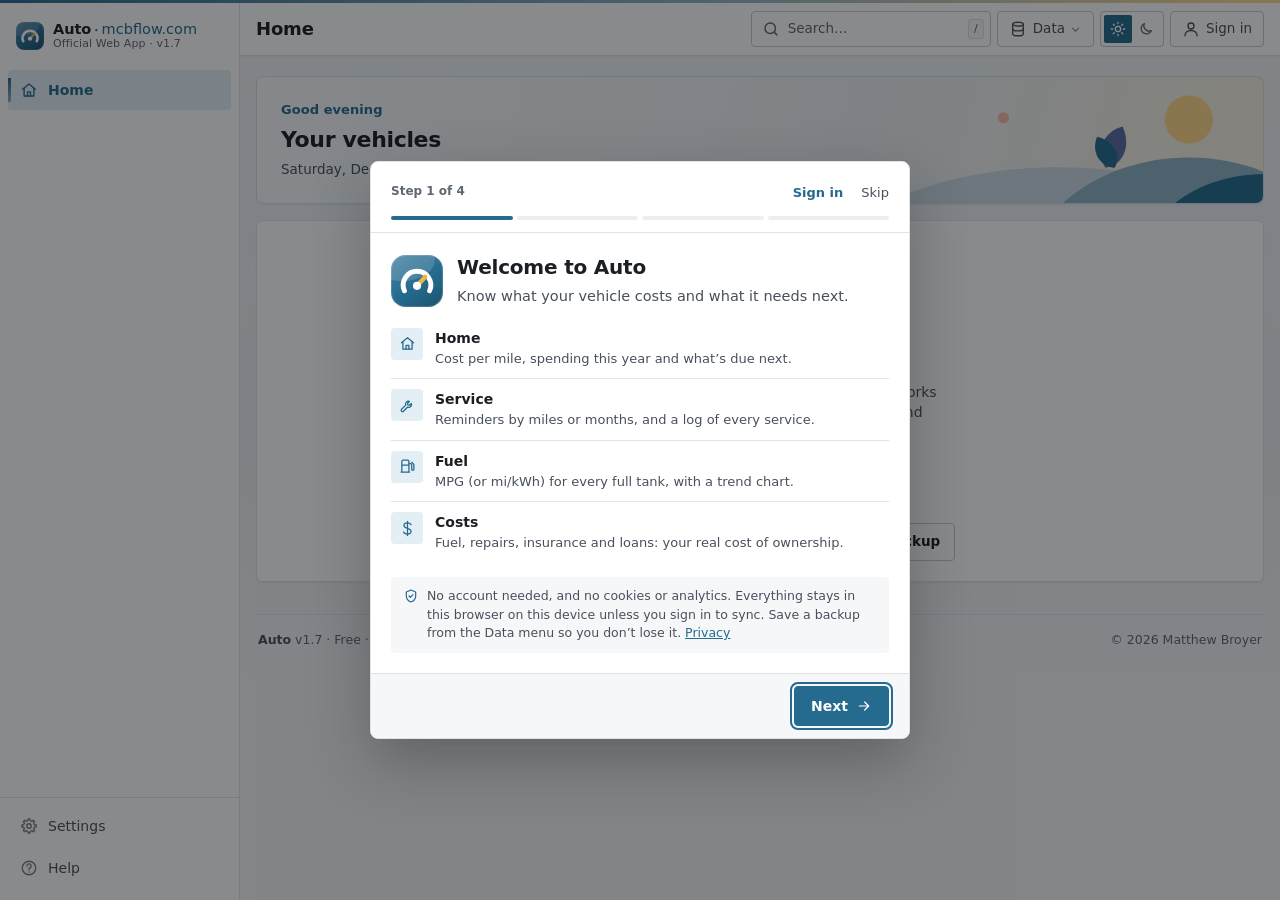
<file: index.html>
<!DOCTYPE html>
<html lang="en" data-app-short="Auto" data-app-domain="auto.mcbflow.com">
<head>
<meta charset="utf-8">
<meta name="viewport" content="width=device-width, initial-scale=1, viewport-fit=cover">
<title>Auto | Home</title>
<meta name="description" content="Free vehicle log for fuel, service, repairs and cost per mile, with reminders for what’s due next. No account needed. Your records stay on your device.">
<link rel="canonical" href="https://auto.mcbflow.com/">
<meta name="theme-color" content="#256b8f">
<meta http-equiv="Content-Security-Policy" content="default-src 'none'; script-src 'self' 'unsafe-inline'; connect-src https://rxvcjdwmvxhwbdwncfhj.supabase.co; style-src 'self' 'unsafe-inline'; img-src 'self' data: blob:; frame-src blob:; manifest-src 'self'; worker-src 'self'; base-uri 'none'; form-action 'none'">
<meta name="referrer" content="no-referrer">
<meta property="og:type" content="website">
<meta property="og:site_name" content="auto.mcbflow.com">
<meta property="og:title" content="Auto: Free vehicle log for fuel, service and cost per mile">
<meta property="og:description" content="Free vehicle log for fuel, service, repairs and cost per mile, with reminders for what’s due next. No account needed. Your records stay on your device.">
<meta property="og:url" content="https://auto.mcbflow.com/">
<meta property="og:image" content="https://auto.mcbflow.com/og-image.png">
<meta property="og:image:width" content="1200">
<meta property="og:image:height" content="630">
<meta property="og:image:alt" content="Auto: A vehicle log showing cost per mile, fuel economy and maintenance due">
<meta name="twitter:card" content="summary_large_image">
<script type="application/ld+json">{"@context":"https://schema.org","@type":"WebApplication","name":"auto.mcbflow.com","alternateName":"Auto","url":"https://auto.mcbflow.com/","description":"Free vehicle log for fuel, service, repairs and cost per mile, with reminders for what's due next. No account needed. Your records stay on your device.","applicationCategory":"UtilitiesApplication","operatingSystem":"Any (runs in a web browser)","isAccessibleForFree":true,"offers":{"@type":"Offer","price":"0","priceCurrency":"USD"},"author":{"@type":"Person","name":"Matthew Broyer","url":"https://matthewbroyer.com/"}}</script>
<meta name="mobile-web-app-capable" content="yes">
<meta name="apple-mobile-web-app-capable" content="yes">
<meta name="apple-mobile-web-app-title" content="Auto">
<meta name="application-name" content="Auto">
<link rel="manifest" href="manifest.json">
<link rel="apple-touch-icon" href="apple-touch-icon.png">
<link rel="icon" href="favicon.svg" type="image/svg+xml">
<link rel="icon" href="favicon.ico" sizes="any">
<script>
/* Load light unless dark was picked last time. Runs before first paint. */
(function(){var t='light';try{var d=JSON.parse(localStorage.getItem('auto')||'null');if(d&&d.settings&&d.settings.theme==='dark')t='dark'}catch(e){}document.documentElement.setAttribute('data-theme',t)})();
</script>
<style>
:root{
  color-scheme: light;
  /* shared "Utility" neutrals; app accent = steel/gunmetal */
  --bg:#f3f4f6; --surface:#ffffff; --surface-2:#f6f7f9; --surface-3:#eceef2; --border:#dfe2e7; --border-2:#c6cbd3;
  --text:#1b1f24; --text-2:#48505c; --muted:#5f6773;
  --accent:#256b8f; --accent-strong:#1b5370; --accent-soft:#e4eff5; --on-accent:#ffffff; --accent-line:rgba(37,107,143,.38);
  --ok:#1f7a3d; --ok-soft:#e3f2e8; --warn:#9a5c00; --warn-soft:#fbefd9; --bad:#b8322b; --bad-soft:#fbe5e3;
  /* chart series: steel-blue lead + validated companions (light surface) */
  --s1:#256b8f; --s2:#6a9fbe; --s3:#c98a1b; --s4:#dfb562; --s5:#5d6b7a; --s6:#a3adb8;   /* accent, its tint, ochre, ochre tint, slate, light slate */
  --grid:#e8eaed; --shadow:0 1px 2px rgba(20,24,31,.06); --on-bad:#ffffff;
  --r:6px; --r-sm:4px; --ctl:38px; --ctl-sm:32px; --ease:120ms ease;
  --font:"Segoe UI Variable Text","Segoe UI",system-ui,-apple-system,BlinkMacSystemFont,Roboto,"Helvetica Neue",Arial,sans-serif;
  --shadow-pop:0 8px 24px -6px rgba(20,24,31,.22),0 1px 3px rgba(20,24,31,.08); --hover-band:rgba(20,24,31,.045);
}
@media (prefers-color-scheme: dark){
  :root:where(:not([data-theme="light"])){
    color-scheme: dark;
    --bg:#16181c; --surface:#1e2126; --surface-2:#25292f; --surface-3:#2d3238; --border:#30353c; --border-2:#434a53;
    --text:#e9ecf0; --text-2:#b4bbc5; --muted:#8e97a3;
    --accent:#7db6d4; --accent-strong:#a6cde3; --accent-soft:#1f323d; --on-accent:#08161e; --accent-line:rgba(125,182,212,.45);
    --ok:#56c585; --ok-soft:#173226; --warn:#e5a740; --warn-soft:#3a2b12; --bad:#f07a70; --bad-soft:#3d1c1a;
    --s1:#7db6d4; --s2:#40789a; --s3:#d9a03a; --s4:#94702f; --s5:#9aa5b2; --s6:#5f6a77;
    --grid:#2b3037; --shadow:0 1px 2px rgba(0,0,0,.3); --on-bad:#1c0c0b;
    --shadow-pop:0 10px 28px -6px rgba(0,0,0,.6),0 0 0 1px rgba(255,255,255,.03); --hover-band:rgba(255,255,255,.05);
  }
}
:root[data-theme="dark"]{
  color-scheme: dark;
  --bg:#16181c; --surface:#1e2126; --surface-2:#25292f; --surface-3:#2d3238; --border:#30353c; --border-2:#434a53;
  --text:#e9ecf0; --text-2:#b4bbc5; --muted:#8e97a3;
  --accent:#7db6d4; --accent-strong:#a6cde3; --accent-soft:#1f323d; --on-accent:#08161e; --accent-line:rgba(125,182,212,.45);
  --ok:#56c585; --ok-soft:#173226; --warn:#e5a740; --warn-soft:#3a2b12; --bad:#f07a70; --bad-soft:#3d1c1a;
  --s1:#7db6d4; --s2:#40789a; --s3:#d9a03a; --s4:#94702f; --s5:#9aa5b2; --s6:#5f6a77;
  --grid:#2b3037; --shadow:0 1px 2px rgba(0,0,0,.3); --on-bad:#1c0c0b;
  --shadow-pop:0 10px 28px -6px rgba(0,0,0,.6),0 0 0 1px rgba(255,255,255,.03); --hover-band:rgba(255,255,255,.05);
}
*{box-sizing:border-box}
html,body{margin:0}
body{background:var(--bg);color:var(--text);font:15px/1.45 var(--font);-webkit-font-smoothing:antialiased}
button,input,select,textarea{font:inherit;color:inherit}
a{color:var(--accent)}
.num{font-variant-numeric:tabular-nums}
svg.i{width:18px;height:18px;flex:none;stroke:currentColor;fill:none;stroke-width:1.9;stroke-linecap:round;stroke-linejoin:round}

.vsel{max-width:240px;min-width:0;padding:8px 32px 8px 12px;border:1px solid var(--border);border-radius:9px;background:var(--surface-2);font-weight:600;appearance:none;background-image:linear-gradient(45deg,transparent 50%,var(--muted) 50%),linear-gradient(135deg,var(--muted) 50%,transparent 50%);background-position:calc(100% - 16px) 50%,calc(100% - 11px) 50%;background-size:5px 5px;background-repeat:no-repeat;text-overflow:ellipsis}
.iconbtn{width:38px;height:38px;border-radius:9px;border:1px solid var(--border);background:var(--surface);display:grid;place-items:center;cursor:pointer;color:var(--text-2)}
.iconbtn:hover{background:var(--surface-2);color:var(--text)}

main{max-width:1120px;margin:0 auto;padding:20px 16px 110px}
h1{font-size:22px;margin:0;letter-spacing:-.015em}
h2{font-size:16px;margin:0;letter-spacing:-.01em}
.head{display:flex;align-items:flex-end;justify-content:space-between;gap:12px;margin-bottom:16px;flex-wrap:wrap}
.sub{color:var(--text-2);font-size:14px;margin-top:2px}
.card{background:var(--surface);border:1px solid var(--border);border-radius:var(--r);box-shadow:var(--shadow)}
.pad{padding:16px}
.card-h{display:flex;align-items:center;justify-content:space-between;gap:10px;padding:14px 16px;border-bottom:1px solid var(--border)}
.card-h .sub{margin:0}
.grid{display:grid;gap:14px}
.g2{grid-template-columns:1fr 1fr}
.g3{grid-template-columns:repeat(3,1fr)}
.tiles{display:grid;grid-template-columns:repeat(4,1fr);gap:12px;margin-bottom:14px}
.tile{padding:14px 16px}
.tile .lbl{font-size:13px;color:var(--text-2)}
.tile .val{font-size:24px;font-weight:650;letter-spacing:-.02em;margin-top:2px}
.tile .note{font-size:12.5px;color:var(--muted);margin-top:2px}
.stack{display:flex;flex-direction:column;gap:14px}
.grid>*,.tiles>*,.vcards>*{min-width:0}
.more{display:block;width:100%;border:0;border-top:1px solid var(--border);background:none;padding:11px;cursor:pointer;color:var(--accent-strong);font-weight:600;border-radius:0 0 var(--r) var(--r)}
.more:hover{background:var(--surface-2)}

.btn{display:inline-flex;align-items:center;gap:7px;border:1px solid var(--border-2);background:var(--surface);padding:8px 13px;border-radius:9px;cursor:pointer;font-weight:550;font-size:14px;white-space:nowrap}
.btn:hover{background:var(--surface-2)}
.btn.pri{background:var(--accent);color:var(--on-accent);border-color:var(--accent)}
.btn.pri:hover{background:var(--accent-strong)}
.btn.sm{padding:5px 10px;font-size:13px}
.btn.ghost{border-color:transparent;background:none;color:var(--text-2)}
.btn.ghost:hover{background:var(--surface-2);color:var(--text)}
.btn.danger{color:var(--bad);border-color:var(--border-2)}
.btn .i{width:16px;height:16px}
.seg{display:inline-flex;border:1px solid var(--border);border-radius:9px;padding:2px;background:var(--surface-2)}
.seg button{border:0;background:none;padding:6px 11px;border-radius:7px;cursor:pointer;font-size:13.5px;color:var(--text-2);font-weight:500}
.seg button.on{background:var(--surface);color:var(--text);box-shadow:0 1px 2px rgba(0,0,0,.08);font-weight:600}

/* hero */
.hero{display:flex;gap:18px;align-items:center;justify-content:space-between;flex-wrap:wrap}
.hero .odo{font-size:44px;font-weight:700;letter-spacing:-.03em;line-height:1}
.hero .odo small{font-size:16px;font-weight:500;color:var(--muted);letter-spacing:0;margin-left:4px}
.vtitle{font-size:20px;font-weight:700;letter-spacing:-.015em}
.chips{display:flex;gap:6px;flex-wrap:wrap;margin-top:8px}
.chip{font-size:12.5px;padding:3px 9px;border-radius:99px;background:var(--surface-2);border:1px solid var(--border);color:var(--text-2)}

/* list rows */
.rows{display:flex;flex-direction:column}
.row{display:flex;gap:12px;align-items:center;padding:12px 16px;border-top:1px solid var(--border)}
.row:first-child{border-top:0}
.row.click{cursor:pointer}
.row.click:hover{background:var(--surface-2)}
.row .main{flex:1;min-width:0}
.row .t{font-weight:600}
.row .m{font-size:13px;color:var(--text-2);white-space:nowrap;overflow:hidden;text-overflow:ellipsis}
.row .amt{font-weight:600;text-align:right;white-space:nowrap}
.ic{width:34px;height:34px;border-radius:9px;display:grid;place-items:center;flex:none;background:var(--accent-soft);color:var(--accent-strong)}
.ic .i{width:17px;height:17px}

.pill{display:inline-flex;align-items:center;gap:5px;font-size:12px;font-weight:600;padding:3px 8px;border-radius:99px;white-space:nowrap}
.pill .i{width:13px;height:13px;stroke-width:2.4}
.pill.ok{background:var(--ok-soft);color:var(--ok)}
.pill.soon{background:var(--warn-soft);color:var(--warn)}
.pill.over{background:var(--bad-soft);color:var(--bad)}
.pill.unk{background:var(--surface-2);color:var(--text-2);border:1px solid var(--border)}
.pill.neutral{background:var(--accent-soft);color:var(--accent-strong)}
.meter{height:6px;border-radius:99px;background:var(--surface-2);border:1px solid var(--border);overflow:hidden;margin-top:7px}
.meter span{display:block;height:100%;border-radius:99px;background:var(--accent)}
.meter.soon span{background:var(--warn)} .meter.over span{background:var(--bad)} .meter.ok span{background:var(--ok)}

/* tables */
.tablewrap{overflow-x:auto}
table{width:100%;border-collapse:collapse;font-size:14px}
th{text-align:left;font-weight:600;color:var(--text-2);font-size:12.5px;padding:9px 12px;border-bottom:1px solid var(--border);white-space:nowrap;background:var(--surface-2)}
td{padding:10px 12px;border-bottom:1px solid var(--border);vertical-align:top}
tr:last-child td{border-bottom:0}
tbody tr{cursor:pointer}
tbody tr:hover td{background:var(--surface-2)}
td.r,th.r{text-align:right}
td .m{color:var(--text-2);font-size:12.5px}

.empty{padding:28px 16px;text-align:center;color:var(--text-2)}
.empty b{display:block;color:var(--text);margin-bottom:4px}
.toolbar{display:flex;gap:8px;align-items:center;flex-wrap:wrap}
.search{padding:7px 11px;border:1px solid var(--border);border-radius:9px;background:var(--surface);min-width:0;width:200px}

/* charts */
.chart{position:relative;padding:8px 12px 10px}
.chart svg{display:block;width:100%;overflow:visible}
.legend{display:flex;gap:14px;flex-wrap:wrap;font-size:12.5px;color:var(--text-2);padding:10px 16px 0}
.legend span{display:inline-flex;align-items:center;gap:6px}
.legend i{width:10px;height:10px;border-radius:3px;display:inline-block}
.axis{font-size:11px;fill:var(--muted)}
.dlabel{font-size:12px;fill:var(--text);font-weight:600}
#tip{position:fixed;z-index:60;pointer-events:none;background:var(--surface);border:1px solid var(--border-2);box-shadow:0 6px 24px rgba(0,0,0,.14);border-radius:9px;padding:8px 10px;font-size:12.5px;min-width:120px;display:none}
#tip .tl{font-weight:650;margin-bottom:3px}
#tip .tr{display:flex;gap:10px;justify-content:space-between;color:var(--text-2)}
#tip .tr b{color:var(--text);font-weight:600}
#tip .tr i{width:8px;height:8px;border-radius:2px;display:inline-block;margin-right:6px}
.hbar{display:flex;align-items:center;gap:10px;padding:8px 16px}
.hbar .nm{width:130px;font-size:13.5px;display:flex;align-items:center;gap:8px;flex:none}
.hbar .nm i{width:10px;height:10px;border-radius:3px;flex:none}
.hbar .trk{flex:1;height:14px;position:relative}
.hbar .trk span{position:absolute;left:0;top:0;bottom:0;border-radius:0 4px 4px 0;min-width:2px}
.hbar .v{width:88px;text-align:right;font-weight:600;font-size:13.5px}
.hbar .p{width:40px;text-align:right;color:var(--muted);font-size:12.5px}

/* vehicle cards */
.vcards{display:grid;grid-template-columns:repeat(auto-fill,minmax(300px,1fr));gap:14px}
.vcard{padding:16px;display:flex;flex-direction:column;gap:12px}
.vcard .top{display:flex;gap:12px;align-items:flex-start}
.vbadge{width:44px;height:44px;border-radius:11px;background:var(--accent-soft);color:var(--accent-strong);display:grid;place-items:center;flex:none}
.vbadge .i{width:24px;height:24px}
.kv{display:grid;grid-template-columns:1fr 1fr;gap:8px 14px;font-size:13.5px}
.kv div span{display:block;color:var(--muted);font-size:12px}

/* FAB + add sheet */
.fab{position:fixed;right:20px;bottom:24px;z-index:30;display:flex;align-items:center;gap:8px;padding:13px 18px;border-radius:99px;border:0;background:var(--accent);color:var(--on-accent);font-weight:650;box-shadow:0 6px 20px rgba(20,30,40,.25);cursor:pointer}
.fab .i{width:20px;height:20px;stroke-width:2.4}
dialog{border:0;padding:0;border-radius:16px;background:var(--surface);color:var(--text);width:min(560px,calc(100vw - 24px));max-height:calc(100vh - 40px);box-shadow:0 20px 60px rgba(0,0,0,.3)}
dialog::backdrop{background:rgba(10,14,18,.5)}
.dlg-h{display:flex;align-items:center;justify-content:space-between;padding:16px 18px;border-bottom:1px solid var(--border);position:sticky;top:0;background:var(--surface);z-index:1}
.dlg-b{padding:16px 18px;display:grid;grid-template-columns:1fr 1fr;gap:12px 12px}
.dlg-f{display:flex;gap:8px;justify-content:flex-end;padding:14px 18px;border-top:1px solid var(--border);position:sticky;bottom:0;background:var(--surface)}
.fld{display:flex;flex-direction:column;gap:5px;grid-column:span 2}
.fld.half{grid-column:span 1}
.fld label{font-size:13px;font-weight:600;color:var(--text-2)}
.fld .hint{font-size:12px;color:var(--muted)}
.fld input[type=text],.fld input[type=number],.fld input[type=date],.fld select,.fld textarea{width:100%;padding:9px 11px;border:1px solid var(--border-2);border-radius:9px;background:var(--surface)}
.fld textarea{min-height:70px;resize:vertical}
.fld input:focus,.fld select:focus,.fld textarea:focus,.search:focus,.vsel:focus{outline:2px solid var(--accent);outline-offset:1px}
.chk{display:flex;align-items:center;gap:9px;font-size:14px;cursor:pointer;padding:3px 0}
.chk input{width:17px;height:17px;accent-color:var(--accent)}
.tasks{display:grid;grid-template-columns:1fr 1fr;gap:2px 12px;padding:8px 10px;border:1px solid var(--border);border-radius:9px;background:var(--surface-2);max-height:220px;overflow:auto}
.fld.err input,.fld.err select{border-color:var(--bad)}
.addgrid{display:grid;grid-template-columns:1fr 1fr;gap:10px;padding:16px 18px}
.addgrid button{display:flex;align-items:center;gap:12px;padding:14px;border:1px solid var(--border);border-radius:11px;background:var(--surface);cursor:pointer;text-align:left}
.addgrid button:hover{background:var(--surface-2);border-color:var(--border-2)}
.addgrid b{display:block;font-size:14.5px}
.addgrid small{color:var(--text-2);font-size:12.5px}

.faq .a ul{margin:6px 0 0;padding-left:18px}
.muted{color:var(--muted)}
.skip{position:fixed;left:12px;top:-60px;z-index:100;background:var(--surface);color:var(--text);padding:10px 14px;border-radius:9px;border:2px solid var(--accent);font-weight:600}
.skip:focus{top:12px}
main:focus{outline:none}
.fld .glabel{font-size:13px;font-weight:600;color:var(--text-2)}
.legal{max-width:720px}
.legal h2{margin:22px 0 6px}
.legal p,.legal li{color:var(--text-2);font-size:14.5px}
.legal ul{padding-left:20px;margin:6px 0}
.legal .card{padding:4px 20px 20px}
.fine{font-size:12.5px;color:var(--muted);margin:14px 2px 0}
.trow{display:flex;gap:12px;align-items:center;padding:10px 16px;border-top:1px solid var(--border)}
.trow .main{flex:1;min-width:0}
.trow .t{font-weight:600;white-space:nowrap;overflow:hidden;text-overflow:ellipsis}
.trow .m{font-size:12.5px;color:var(--text-2)}
.mt{margin-top:14px}

/* progress, back-to-top */
#progress{position:absolute;left:0;bottom:-1px;height:2px;width:0;background:var(--accent);z-index:2;pointer-events:none}
.totop{position:fixed;right:20px;bottom:88px;z-index:30;width:44px;height:44px;border-radius:99px;border:1px solid var(--border-2);background:var(--surface);color:var(--text-2);display:grid;place-items:center;cursor:pointer;box-shadow:var(--shadow);opacity:0;transform:translateY(8px);pointer-events:none;transition:opacity .2s,transform .2s,background .15s,color .15s}
.totop.on{opacity:1;transform:none;pointer-events:auto}
.totop:hover{background:var(--surface-2);color:var(--text);border-color:var(--muted)}
/* hover + focus states */
.btn,.iconbtn,.fab,.seg button,.addgrid button,.more,.vsel,.faq summary{transition:background .15s,color .15s,border-color .15s,transform .15s,box-shadow .15s}
.btn:active,.iconbtn:active,.fab:active{transform:translateY(1px)}
.btn.danger:hover{background:var(--bad-soft);border-color:var(--bad)}
.btn.dangerfill{background:var(--bad);border-color:var(--bad);color:var(--on-bad)}
.btn.dangerfill:hover{filter:brightness(.92);background:var(--bad)}
.btn:disabled{opacity:.45;cursor:not-allowed;filter:none}
.seg button:hover:not(.on){color:var(--text);background:var(--border)}
.seg button.on:hover{box-shadow:0 1px 4px rgba(0,0,0,.2)}
.fab:hover{background:var(--accent-strong);box-shadow:0 8px 24px rgba(20,30,40,.3)}
.vsel:hover{border-color:var(--border-2)}
.vcard[data-act]:hover{border-color:var(--border-2);box-shadow:0 2px 4px rgba(16,24,32,.08),0 8px 24px rgba(16,24,32,.08)}
button:focus-visible,summary:focus-visible,[data-act]:focus-visible{outline:2px solid var(--accent);outline-offset:2px}
/* loading / entrance animation (view changes only) */
@keyframes rise{from{opacity:0;transform:translateY(6px)}to{opacity:1;transform:none}}
@keyframes growY{from{transform:scaleY(0)}}
@keyframes growX{from{transform:scaleX(0)}}
@keyframes draw{to{stroke-dashoffset:0}}
@keyframes fadein{from{opacity:0}}
main.anim>*{animation:rise .28s ease both}
main.anim>*:nth-child(2){animation-delay:.03s} main.anim>*:nth-child(3){animation-delay:.06s} main.anim>*:nth-child(4){animation-delay:.09s} main.anim>*:nth-child(n+5){animation-delay:.12s}
main.anim .chart g.col{transform-box:fill-box;transform-origin:50% 100%;animation:growY .3s cubic-bezier(.2,.7,.2,1) both}
main.anim .chart path.line{stroke-dasharray:1;stroke-dashoffset:1;animation:draw .4s ease forwards}
main.anim .chart path.area{animation:fadein .3s ease .1s both}
main.anim .meter span,main.anim .hbar .trk span{transform-origin:left;animation:growX .35s cubic-bezier(.2,.7,.2,1) .05s both}
@media (prefers-reduced-motion:reduce){*,*::before,*::after{animation-duration:.01ms!important;animation-delay:0s!important;transition-duration:.01ms!important}}
/* FAQ */
.faq details{border-top:1px solid var(--border)}
.mb-set-card.faq{padding:0;overflow:hidden}
.mb-set-card.faq details:first-child{border-top:0}
.help-steps{margin:0;padding-left:22px;display:flex;flex-direction:column;gap:8px;font-size:14px;line-height:1.5;color:var(--text-2)}
.help-steps li::marker{color:var(--accent);font-weight:650}
.help-links{display:flex;flex-wrap:wrap;gap:8px;margin:0;padding:12px 16px 14px;border-top:1px solid var(--border)}
.faq summary{list-style:none;cursor:pointer;padding:13px 16px;font-weight:600;display:flex;justify-content:space-between;align-items:center;gap:12px}
.faq summary::-webkit-details-marker{display:none}
.faq summary:hover{background:var(--surface-2)}
.faq summary .i{color:var(--muted);transition:transform .2s}
.faq details[open] summary .i{transform:rotate(180deg)}
.faq .a{padding:0 16px 14px;color:var(--text-2);font-size:14px;max-width:760px}
.faq details[open] .a{animation:rise .2s ease}
/* confirm modal */
#cfm{width:min(440px,calc(100vw - 24px))}
.cfm-b{display:flex;gap:14px;padding:20px 20px 16px}
.cfm-ic{width:40px;height:40px;border-radius:11px;display:grid;place-items:center;flex:none;background:var(--warn-soft);color:var(--warn)}
.cfm-ic.bad{background:var(--bad-soft);color:var(--bad)}
.cfm-b h2{margin-bottom:6px}
.cfm-b p{margin:0;color:var(--text-2);font-size:14px}

/* onboarding */
.btn{min-height:38px}.btn.sm{min-height:32px}
.btn.lg{min-height:48px;padding:12px 20px;font-size:15px}
.linkbtn{border:0;background:none;color:var(--text-2);cursor:pointer;font-weight:500;text-decoration:underline;text-underline-offset:3px;padding:10px;margin-top:8px;min-height:44px}
.linkbtn:hover{color:var(--text)}
.ob{max-width:540px;margin:16px auto;padding:22px 24px 24px}
.ob .sub{margin-top:4px}
.ob-prog{margin-bottom:18px}
.ob-top{display:flex;justify-content:space-between;align-items:center;font-size:13px;font-weight:600;color:var(--text-2);margin-bottom:8px}
.ob-bar{height:6px;border-radius:99px;background:var(--surface-2);border:1px solid var(--border);overflow:hidden}
.ob-bar span{display:block;height:100%;background:var(--accent);border-radius:99px;transition:width .3s ease}
.obtiles{display:grid;grid-template-columns:repeat(3,1fr);gap:10px;margin-top:18px}
.obtiles button{display:flex;flex-direction:column;align-items:center;justify-content:center;gap:8px;min-height:96px;border:1px solid var(--border-2);border-radius:12px;background:var(--surface);cursor:pointer;font-weight:600;transition:background .15s,border-color .15s,transform .1s}
.obtiles button:hover{background:var(--surface-2);border-color:var(--accent)}
.obtiles button:active{transform:scale(.98)}
.obtiles button.on{border-color:var(--accent);background:var(--accent-soft)}
.obtiles .i{width:30px;height:30px;color:var(--accent-strong)}
.ob-form{display:flex;flex-direction:column;gap:14px;margin-top:18px}
.ob-form input[type=text],.ob-form input[type=number]{min-height:48px;font-size:16px}
.ob-odo{display:flex;align-items:center;gap:10px}
.ob-odo input{font-size:26px!important;font-weight:650;min-height:58px!important}
.ob-odo span{font-size:18px;color:var(--muted);font-weight:600}
.ob-chk{align-items:flex-start;padding:12px;border:1px solid var(--border);border-radius:10px;background:var(--surface-2)}
.ob-chk input{margin-top:2px}
.ob-chk small{display:block;color:var(--text-2);font-size:13px;margin-top:2px}
.ob-err{color:var(--bad);font-size:13.5px;font-weight:600}
.ob-err:empty{display:none}
.ob-acts{display:flex;justify-content:space-between;gap:10px;margin-top:18px}
.ob-form .ob-acts{margin-top:4px}
.ob-acts .btn{min-height:46px;padding:10px 18px;font-size:15px}
.ob-done{width:64px;height:64px;border-radius:99px;background:var(--ok-soft);color:var(--ok);display:grid;place-items:center;margin:4px 0 14px;animation:pop .3s cubic-bezier(.2,.9,.3,1.3) both}
.ob-done .i{width:34px;height:34px;stroke-width:2.6}
.ob-done.sm{width:40px;height:40px;margin:0;flex:none}
.ob-done.sm .i{width:22px;height:22px}
.ob-next{margin-top:16px;padding:14px;border-radius:10px;background:var(--accent-soft);font-size:14px}
.ob-next b{display:block;margin-bottom:2px}
@keyframes pop{from{transform:scale(.5);opacity:0}to{transform:none;opacity:1}}
/* setup checklist + overdue bar */
.cl{margin-bottom:14px}
.cl-bar{margin:12px 16px 4px}
.cl-row{width:100%;border:0;border-top:1px solid var(--border);background:none;text-align:left;min-height:52px;color:inherit}
.cl-row>.i{color:var(--muted)}
.cl-ic{width:22px;height:22px;border-radius:99px;border:2px solid var(--border-2);display:grid;place-items:center;flex:none}
.cl-row.done .cl-ic{background:var(--ok);border-color:var(--ok)}
.cl-row.done .cl-ic .i{width:14px;height:14px;stroke-width:3;color:var(--surface)}
.cl-row.done .t{color:var(--muted);text-decoration:line-through;font-weight:500}
.cl-done,.alertbar{display:flex;gap:12px;align-items:center;padding:12px 16px;margin-bottom:14px}
.alertbar{border-color:var(--bad)}
.cl-done .main,.alertbar .main{flex:1;min-width:0}
.cl-done .t,.alertbar .t{font-weight:650}
.cl-done .m,.alertbar .m{font-size:13px;color:var(--text-2)}
.ic.bad{background:var(--bad-soft);color:var(--bad)}
.hero-acts{display:flex;gap:8px;margin-top:14px;justify-content:flex-end;flex-wrap:wrap}
/* forms: optional fields tucked away */
.fmore{grid-column:span 2;border-top:1px solid var(--border)}
.fmore>summary{list-style:none;cursor:pointer;display:flex;align-items:center;gap:6px;min-height:44px;font-weight:600;color:var(--accent-strong)}
.fmore>summary::-webkit-details-marker{display:none}
.fmore>summary .i{width:16px;height:16px;transition:transform .2s}
.fmore[open]>summary .i{transform:rotate(180deg)}
.fmore>.dlg-b{padding:4px 0 0}
.hint.warn{color:var(--warn);font-weight:600}

@media (max-width:860px){
  .tiles{grid-template-columns:1fr 1fr}
  .g2,.g3{grid-template-columns:1fr}
}
@media (max-width:640px){
  body{font-size:14.5px}
  .totop{right:18px;bottom:calc(140px + env(safe-area-inset-bottom) + var(--notice-h,0px))}
  .vsel{max-width:none;flex:1}
  .fab{bottom:calc(76px + env(safe-area-inset-bottom) + var(--notice-h,0px));right:16px;padding:14px}
  .fab span{display:none}
  main{padding-bottom:calc(150px + var(--notice-h,0px))}
  .hero .odo{font-size:36px}
  .hero>div:last-child{text-align:left!important}
  .tile .val{font-size:20px}
  .dlg-b{grid-template-columns:1fr}
  .fld.half{grid-column:span 2}
  .tasks{grid-template-columns:1fr}
  .hbar .nm{width:100px}
  .hbar .p{display:none}
  .hide-sm{display:none}
  .btn{min-height:44px}
  .btn.sm{min-height:40px}
  .iconbtn{width:44px;height:44px}
  .chk{padding:8px 0}
  .obtiles{grid-template-columns:1fr 1fr}
  .ob{padding:18px 16px 20px;margin:4px auto}
  .hero-acts{justify-content:flex-start}
  th,td{padding:9px 8px}
  td .m{font-size:12px}
  .search{width:100%}
  .addgrid{grid-template-columns:1fr}
}

/* =====================================================================
   UTILITY THEME — desktop-software look, slate accent. Loaded last;
   overrides the earlier rounded/animated layer. Geometry: --r for panels,
   --r-sm for controls. Motion: <=120ms, no entrance choreography.
   ===================================================================== */
body{font-family:var(--font);font-size:14px;line-height:1.45}
h1,h2,h3{font-weight:600;letter-spacing:-.005em}
h1{font-size:22px;font-weight:650;letter-spacing:-.015em}
h2{font-size:14.5px}
::selection{background:color-mix(in srgb,var(--accent) 28%,transparent)}
.sub{font-size:13.5px}

/* motion: no lifts, no entrance animation, quick colour transitions only */
main.anim>*,main.anim .chart g.col,main.anim .chart path.line,main.anim .chart path.area,
main.anim .meter span,main.anim .hbar .trk span,.faq details[open] .a,.ob-done{animation:none}
main.anim .chart path.line{stroke-dasharray:none;stroke-dashoffset:0}
.btn,.iconbtn,.fab,.seg button,.addgrid button,.more,.vsel,.faq summary,.obtiles button,
.row.click,.cl-row,input,select,textarea{transition:background-color var(--ease),border-color var(--ease),color var(--ease),box-shadow var(--ease)}
.btn:active,.iconbtn:active,.fab:active,.obtiles button:active{transform:none}
.faq summary .i,.fmore>summary .i{transition:transform var(--ease)}
.ob-bar span{transition:width .2s ease}
.totop{transform:none;transition:opacity var(--ease),background-color var(--ease),color var(--ease)}

.vsel{min-height:var(--ctl-sm);padding:4px 30px 4px 10px;border-radius:var(--r-sm);border-color:var(--border-2);background-color:var(--surface);font-size:13.5px}
.vsel:hover{border-color:color-mix(in srgb,var(--text) 35%,var(--border-2))}
.iconbtn{width:var(--ctl-sm);height:var(--ctl-sm);border-radius:var(--r-sm);border-color:transparent;background:none}
.iconbtn:hover{background:var(--surface-2);border-color:var(--border)}
.iconbtn .i{width:17px;height:17px}
#progress{height:2px}

/* page structure */
main{padding-top:20px}
.head{margin-bottom:14px}
.grid,.stack,.vcards{gap:12px}
.tiles{gap:12px;margin-bottom:12px}
.mt{margin-top:12px}

/* cards / panels */
.card{border-radius:var(--r);box-shadow:var(--shadow)}
.card-h{padding:12px 16px}
.more{border-radius:0 0 var(--r) var(--r);font-size:13.5px;min-height:40px}
.tile .lbl{font-size:12px;font-weight:600;color:var(--text-2)}
.tile .val{font-size:22px;font-weight:650;letter-spacing:-.01em;margin-top:4px}
.tile .note{font-size:12px}
.hero{border-left:3px solid var(--accent);padding:18px 20px}
.hero .odo{font-size:clamp(34px,6vw,44px);font-weight:650;letter-spacing:-.02em}
.vtitle{font-weight:650}
.vcard[data-act]:hover{border-color:var(--border-2);box-shadow:var(--shadow);background:var(--surface-2)}
.vbadge{width:40px;height:40px;border-radius:var(--r)}
.vbadge .i{width:22px;height:22px}
.ic{width:32px;height:32px;border-radius:var(--r-sm)}
.alertbar{border-left:3px solid var(--bad)}
.cl-done{border-left:3px solid var(--ok)}
.empty{padding:28px 16px;font-size:13.5px}

/* chips, pills, meters: squared */
.chip{border-radius:var(--r-sm);font-size:12px;padding:2px 8px}
.pill{border-radius:var(--r-sm);font-size:11.5px;padding:2px 7px;font-weight:600}
.meter,.ob-bar{height:8px;border-radius:2px;border:0;background:var(--grid)}
.meter span,.ob-bar span{border-radius:2px}
.hbar .trk span{border-radius:0 2px 2px 0}
.legend i,.hbar .nm i{border-radius:2px}

/* buttons */
.btn{border-radius:var(--r-sm);min-height:var(--ctl);padding:0 14px;font-size:13.5px;justify-content:center}
.btn:hover{background:var(--surface-2);border-color:color-mix(in srgb,var(--text) 30%,var(--border-2))}
.btn:active{background:var(--surface-3)}
.btn.sm{min-height:var(--ctl-sm);padding:0 10px;font-size:13px}
.btn.lg{min-height:44px;padding:0 20px;font-size:14.5px}
.btn.pri{font-weight:600}
.btn.pri:hover{background:var(--accent-strong);border-color:var(--accent-strong)}
.btn.pri:active{filter:brightness(.94)}
.btn.ghost{border-color:transparent}
.btn.ghost:hover{border-color:transparent}
.btn.danger{border-color:color-mix(in srgb,var(--bad) 45%,var(--border-2))}
.btn:disabled,.btn:disabled:hover{opacity:1;background:var(--surface-2);border-color:var(--border);color:var(--muted);cursor:not-allowed}
.btn.pri:disabled,.btn.pri:disabled:hover{background:color-mix(in srgb,var(--accent) 35%,var(--surface-2));border-color:transparent;color:color-mix(in srgb,var(--on-accent) 80%,transparent)}
button:focus-visible,summary:focus-visible,[data-act]:focus-visible,a:focus-visible{outline:2px solid var(--accent);outline-offset:1px}
.linkbtn{min-height:var(--ctl)}

/* segmented control: joined rectangles, selected = soft accent (keeps the primary button dominant) */
.seg{padding:0;gap:0;border:0;background:none;border-radius:var(--r-sm)}
.seg button{border:1px solid var(--border-2);border-radius:0;margin-left:-1px;min-height:var(--ctl-sm);padding:0 12px;font-size:13px;background:var(--surface);color:var(--text-2)}
.seg button:first-child{border-radius:var(--r-sm) 0 0 var(--r-sm);margin-left:0}
.seg button:last-child{border-radius:0 var(--r-sm) var(--r-sm) 0}
.seg button:hover:not(.on){background:var(--surface-2);color:var(--text)}
.seg button.on,.seg button.on:hover{position:relative;z-index:1;background:var(--accent-soft);border-color:var(--accent);color:var(--accent-strong);box-shadow:none;font-weight:600}
.toolbar .seg button{min-height:var(--ctl)}

/* forms */
.fld{gap:4px}
.fld label,.fld .glabel{font-size:12.5px;font-weight:600}
.fld input[type=text],.fld input[type=number],.fld input[type=date],.fld select,.fld textarea,.search{border-radius:var(--r-sm);border-color:var(--border-2);padding:6px 9px;font-size:14px}
.fld input[type=text],.fld input[type=number],.fld input[type=date],.fld select,.search{min-height:var(--ctl)}
.fld input:hover:not(:focus),.fld select:hover:not(:focus),.fld textarea:hover:not(:focus),.search:hover:not(:focus){border-color:color-mix(in srgb,var(--text) 35%,var(--border-2))}
.fld input:focus,.fld select:focus,.fld textarea:focus,.search:focus,.vsel:focus{outline:none;border-color:var(--accent);box-shadow:0 0 0 1px var(--accent)}
.fld.err input,.fld.err select{box-shadow:0 0 0 1px var(--bad)}
input::placeholder,textarea::placeholder{color:var(--muted);opacity:.85}
.tasks{border-radius:var(--r-sm)}
.chk input{width:16px;height:16px}
.fmore>summary{font-size:13.5px}

/* tables */
table{font-size:13.5px}
th{font-size:12px;padding:7px 12px;border-bottom-color:var(--border-2)}
td{padding:8px 12px}
tbody tr:hover td{background:var(--hover-band)}
.tablewrap{border-top:1px solid var(--border)}
.card-h+.tablewrap{border-top:0}

/* lists */
.row{padding:10px 16px}
.row.click:hover,.cl-row:hover{background:var(--hover-band)}
.cl-ic{border-radius:var(--r-sm);width:20px;height:20px}

/* charts */
.chart{padding:8px 12px 10px}
#tip{border-radius:var(--r-sm);box-shadow:var(--shadow-pop);padding:7px 10px}
#tip .tr i{border-radius:2px}

/* overlays: dialogs, search, add menu, toasts, notice */
dialog{border-radius:8px;box-shadow:var(--shadow-pop);border:1px solid var(--border)}
dialog::backdrop{background:rgba(10,12,16,.45)}
.dlg-h{padding:14px 18px}
.dlg-h h2{font-size:16px}
.dlg-f{padding:12px 18px}
.addgrid{gap:8px}
.addgrid button{border-radius:var(--r);padding:12px}
.addgrid button:hover{border-color:var(--accent)}
.cfm-ic{width:36px;height:36px;border-radius:var(--r)}
.skip{border-radius:var(--r-sm)}

/* floating actions: squared, not pills */
.fab{border-radius:var(--r);padding:0 18px;min-height:46px;box-shadow:var(--shadow-pop);font-weight:600}
.fab:hover{box-shadow:var(--shadow-pop)}
.totop{border-radius:var(--r);width:40px;height:40px;box-shadow:var(--shadow-pop)}

/* onboarding / welcome */
.ob{padding:20px 24px 24px}
.obtiles button{border-radius:var(--r);min-height:92px}
.obtiles button:hover{border-color:var(--accent)}
.obtiles button.on{box-shadow:inset 0 0 0 1px var(--accent)}
.ob-chk,.ob-next{border-radius:var(--r)}
.ob-next{border-left:3px solid var(--accent)}
.ob-form input[type=text],.ob-form input[type=number]{min-height:44px;font-size:16px}
.ob-odo input{min-height:54px!important}
.ob-acts .btn{min-height:44px}
.ob-done{border-radius:var(--r);width:56px;height:56px}
.ob-done.sm{width:36px;height:36px}

/* FAQ */
.faq summary{padding:12px 16px;font-size:14px}

@media (max-width:640px){
  .fab{min-height:52px;width:52px;padding:0;justify-content:center}
  .hero{padding:16px}
  .hero .odo{font-size:34px}
  .tile .val{font-size:20px}
  .card-h{padding:12px 14px}
}
/* touch & small screens: keep 44px targets */
@media (pointer:coarse),(max-width:640px){
  :root{--ctl:44px;--ctl-sm:40px}
  .iconbtn{width:44px;height:44px}
  .vsel{min-height:44px}
  .seg button{min-height:44px}
}
@media print{.fab,.totop{box-shadow:none}.hero{border-left-width:1px}}

/* shared ecosystem: Data menu + "backed up" chip */
.dwrap{position:relative}
.inlink{border:0;background:none;padding:0;color:var(--accent-strong);font:inherit;font-weight:600;text-decoration:underline;text-underline-offset:2px;cursor:pointer}
.inlink:hover{color:var(--text)}
.loc{font-size:12.5px;color:var(--text-2)}
.loc b{color:var(--text);font-weight:600;word-break:break-all}
.cfm-alt{margin-right:auto}

/* ===== v1.2: attachments, timeline, glovebox, problems, quotes, tools ===== */
.fchips{display:flex;flex-wrap:wrap;gap:6px;margin-top:6px}
.fchip.missing{opacity:.75;border-style:dashed}
.flist{display:flex;flex-wrap:wrap;gap:6px}
.flist:empty{display:none}
.fchip{display:inline-flex;align-items:center;gap:6px;max-width:100%;min-height:30px;border:1px solid var(--border-2);border-radius:var(--r-sm);background:var(--surface-2);font-size:12.5px;color:var(--text);padding:0 8px;cursor:pointer}
.flist .fchip{padding:0}
.fchip>button{display:inline-flex;align-items:center;gap:6px;border:0;background:none;padding:4px 8px;cursor:pointer;min-height:30px;max-width:240px;color:inherit;font-size:12.5px}
.fchip span{overflow:hidden;text-overflow:ellipsis;white-space:nowrap}
.fchip small{color:var(--muted)}
.fchip .i{width:14px;height:14px;color:var(--text-2);flex:none}
.fchip .fx{border-left:1px solid var(--border-2);padding:4px 7px}
button.fchip:hover,.fchip>button:hover{background:var(--surface-3)}
.clip{display:inline-flex;align-items:center;gap:2px;color:var(--muted);font-size:12px;vertical-align:-2px}
.clip .i{width:13px;height:13px}
.yr{font-size:12px;font-weight:650;color:var(--muted);letter-spacing:.06em;text-transform:uppercase;padding:14px 16px 6px;border-top:1px solid var(--border);background:var(--surface-2)}
.yr:first-child{border-top:0}
.tl-row{align-items:flex-start}
.tl-row .ic{margin-top:1px}
.ic.ok{background:var(--ok-soft);color:var(--ok)}.ic.warn{background:var(--warn-soft);color:var(--warn)}
.chipbar{display:flex;gap:6px;flex-wrap:wrap}
.chipbar button{border:1px solid var(--border-2);background:var(--surface);border-radius:var(--r-sm);min-height:var(--ctl-sm);padding:0 10px;font-size:13px;color:var(--text-2);cursor:pointer}
.chipbar button.on{background:var(--accent-soft);border-color:var(--accent);color:var(--accent-strong);font-weight:600}
.chipbar button:hover:not(.on){background:var(--surface-2);color:var(--text)}
.qtable td,.qtable th{white-space:nowrap}
.qtable tbody tr{cursor:default}
.qtable tbody tr:hover td{background:none}
.qflag{color:var(--warn);font-size:12px;font-weight:600}
.calc-out{display:grid;grid-template-columns:1fr 1fr;gap:10px;grid-column:span 2}
.calc-out .tile{border:1px solid var(--border);border-radius:var(--r);background:var(--surface-2)}
.calc-note{grid-column:span 2;font-size:13px;color:var(--text-2);margin:0}
.ck-row{display:flex;align-items:center;justify-content:space-between;gap:10px;padding:6px 0;border-top:1px solid var(--border);grid-column:span 2}
.ck-row:first-child{border-top:0}
.ck-row select{min-height:var(--ctl-sm);border:1px solid var(--border-2);border-radius:var(--r-sm);background:var(--surface);padding:0 6px}
.dl2{display:grid;grid-template-columns:repeat(4,1fr);gap:10px 14px;padding:12px 16px;font-size:13.5px}
.dl2 div span{display:block;color:var(--muted);font-size:12px}
.csvprev{grid-column:span 2;overflow:auto;max-height:180px;border:1px solid var(--border);border-radius:var(--r-sm)}
.csvprev table{font-size:12px}.csvprev td,.csvprev th{padding:4px 8px;white-space:nowrap}
#report{display:none}
@media (max-width:860px){.dl2{grid-template-columns:1fr 1fr}}
@media (max-width:640px){.calc-out{grid-template-columns:1fr}}
@media print{
  body.printing>*:not(#report){display:none!important}
  body.printing{background:#fff;color:#000}
  body.printing #report{display:block!important;color:#000;font:11pt/1.4 var(--font)}
  #report h1{font-size:18pt;margin:0 0 4px}#report h2{font-size:12.5pt;margin:18px 0 6px;border-bottom:1px solid #999;padding-bottom:3px}
  #report table{width:100%;border-collapse:collapse;font-size:9.5pt}
  #report th,#report td{border-bottom:1px solid #ccc;padding:4px 6px;text-align:left;vertical-align:top;background:none;color:#000}
  #report td.r,#report th.r{text-align:right}
  #report .meta{display:grid;grid-template-columns:repeat(3,1fr);gap:4px 16px;font-size:10pt;margin-top:8px}
  #report .meta span{color:#555;display:block;font-size:8.5pt}
  #report .fine{color:#444;font-size:8.5pt;margin-top:16px}
  #report tr{break-inside:avoid}
  @page{margin:14mm}
}
</style>
<style>
/* ===== MB Suite v1 token names for auto.mcbflow.com =====
   Auto was built on the Utility theme with its own token names (same values as mb-suite-core.css).
   These aliases let the shared v2/v3 layers below read them. Accent block: Steel Blue #256B8F. */
:root{--brand:#256B8F;--ink:var(--text);--ink-2:var(--text-2);--border-strong:var(--border-2);--accent-hover:var(--accent-strong);--accent-ink:var(--on-accent);
  --good:var(--ok);--good-ink:var(--ok);--crit:var(--bad);--crit-ink:var(--bad);--r-lg:8px;--page-max:1280px;--gutter:16px;--fs-xs:11.5px;--fs-h2:22px;
  --sp-4:16px;--scrim:rgba(10,12,16,.45)}
:root[data-theme="dark"]{--scrim:rgba(0,0,0,.6)}
/* ===== mb-suite-cutouts.css (MB Suite v2 · Paper Cutouts, shared, unedited) ===== */
/* =====================================================================
   MB SUITE v2 · PAPER CUTOUTS surface layer
   Additive and accent-driven. Load LAST in <head>: after mb-suite-core.css,
   mb-suite-appbar.css and the app's adapter. Never edit core to get this look.
   Changes SURFACE only: gradients, page wash, cutout art. Geometry (6/4/8px),
   layout, density, type, components, motion and behavior stay MB Suite v1.
   Per-app tweaks go in adapters/<app>-cutouts.css, not here.
   ===================================================================== */

/* ---- art + gradient tokens (all derived from --accent; no per-app hex) ---- */
:root{
  --cut-deep:var(--accent);
  --cut-mid:color-mix(in srgb,var(--accent) 52%,#fff);
  --cut-soft:color-mix(in srgb,var(--accent) 24%,#fff);
  --cut-near:color-mix(in srgb,var(--accent) 62%,#0aa6b8);      /* neighbor hue; upgraded below where supported */
  --cut-butter:#FFD98A;
  --cut-blush:#F7B8A8;
  --wash-top:color-mix(in srgb,var(--accent) 7%,#fff);
  --wash-mid:color-mix(in srgb,var(--accent) 4%,var(--bg));
  --g-line:linear-gradient(90deg,var(--accent),var(--cut-mid) 55%,var(--cut-butter));
  --g-underline:linear-gradient(90deg,var(--accent),var(--cut-mid));
  --g-pri:linear-gradient(135deg,var(--accent),var(--accent-hover));
  --g-bar:linear-gradient(90deg,var(--accent),var(--cut-mid));
  --g-tile:linear-gradient(135deg,color-mix(in srgb,var(--accent) 11%,var(--surface)),var(--surface) 65%);
}
@supports (color:oklch(from red l c h)){
  :root{--cut-near:oklch(from var(--accent) calc(l + .04) c calc(h + 34))}
}
:root[data-theme="dark"],:root.dark{
  --cut-mid:color-mix(in srgb,var(--accent) 60%,var(--surface));
  --cut-soft:color-mix(in srgb,var(--accent) 30%,var(--surface));
  --cut-near:color-mix(in srgb,var(--accent) 62%,#0aa6b8);
  --cut-butter:#D9B363;
  --cut-blush:#C98C80;
  --wash-top:color-mix(in srgb,var(--accent) 16%,var(--bg));
  --wash-mid:color-mix(in srgb,var(--accent) 7%,var(--bg));
}
@supports (color:oklch(from red l c h)){
  :root[data-theme="dark"],:root.dark{--cut-near:oklch(from var(--accent) calc(l - .06) c calc(h + 34))}
}

/* ---- page wash: accent-derived, fades into the neutral page by ~680px ---- */
html{min-height:100%;background:linear-gradient(180deg,var(--wash-top) 0,var(--wash-mid) 420px,var(--bg) 680px) 0 0/100% 680px no-repeat,var(--bg)}  /* v3 fix: fixed 680px size + min-height so short pages don't show a seam */
body{background:none}

/* ---- app bar: gradient accent line + gradient underline on the current tab ---- */
.top,.app-bar{box-shadow:var(--shadow)!important}
.top::before,.app-bar::before{content:"";position:absolute;left:0;right:0;top:0;height:3px;background:var(--g-line);pointer-events:none;z-index:1}
.tabs button[aria-current="page"],nav.tabs button[aria-current="page"],
:root[data-theme="dark"] nav.tabs button[aria-current="page"]{box-shadow:none!important;background:var(--g-underline) bottom/100% 2px no-repeat!important}
.bnav button[aria-current="page"]{box-shadow:none!important;background:var(--g-underline) top/100% 2px no-repeat!important}

/* ---- gradient is allowed ONLY here (everything else stays flat v1) ----
   primary buttons, progress/bar fills, the hero stat tile, the banner, the page wash, the accent line.
   Map the app's own selectors in adapters/<app>-cutouts.css; these are the common ones. */
:is(.btn.primary,.btn.pri,.btn-primary,button.primary,.primary-btn){background:var(--g-pri)!important;border-color:transparent!important;color:var(--accent-ink)!important}
.cu-hero{background:var(--g-tile)}
.cu-bar{background:var(--g-bar)!important}                 /* use on the fill element of a progress/bar */

/* ---- banner ---- */
.cu-banner{position:relative;overflow:hidden;min-height:128px;margin:0 0 var(--sp-4);padding:22px 24px;border-radius:var(--r-lg);
  border:1px solid color-mix(in srgb,var(--accent) 16%,transparent);box-shadow:var(--shadow);
  background:linear-gradient(105deg,color-mix(in srgb,var(--accent) 3%,var(--surface)) 0%,color-mix(in srgb,var(--accent) 9%,var(--surface)) 60%,
    color-mix(in srgb,var(--cut-butter) 22%,color-mix(in srgb,var(--accent) 5%,var(--surface))) 100%)}
.cu-banner.slim{min-height:72px;padding:16px 24px}
.cu-banner .cu-txt{position:relative;z-index:1}
.cu-banner.slim .cu-art:not(.at-bottom):not(.at-top){max-width:58%}
.cu-banner .cu-t{margin:0;font-size:var(--fs-h2);font-weight:650;letter-spacing:-.015em;color:var(--ink)}
.cu-banner .cu-s{margin:4px 0 0;font-size:13.5px;color:var(--ink-2)}

/* ---- art: roles (never hardcode hexes; recolor by role class or palette class) ---- */
.cu-art{position:absolute;right:0;top:0;height:100%;width:auto;max-width:75%;pointer-events:none}
.cu-art .d{fill:var(--cu-d,var(--cut-deep))}
.cu-art .m{fill:var(--cu-m,var(--cut-mid))}
.cu-art .s{fill:var(--cu-s,var(--cut-soft))}
.cu-art .n{fill:var(--cu-n,var(--cut-near))}
.cu-art .b{fill:var(--cu-b,var(--cut-butter))}
.cu-art .r{fill:var(--cu-r,var(--cut-blush))}
.cu-art .sd{fill:none;stroke:var(--cu-d,var(--cut-deep));stroke-width:3;stroke-linecap:round;stroke-linejoin:round}
.cu-art .sm{fill:none;stroke:var(--cu-m,var(--cut-mid));stroke-width:3;stroke-linecap:round;stroke-linejoin:round}

/* ---- palettes: put on the svg or any ancestor ---- */
.cu-p-mono{--cu-n:color-mix(in srgb,var(--accent) 78%,#000);--cu-b:color-mix(in srgb,var(--accent) 14%,var(--surface));--cu-r:color-mix(in srgb,var(--accent) 38%,var(--surface))}
.cu-p-soft{--cu-d:var(--cut-mid);--cu-m:var(--cut-soft);--cu-s:color-mix(in srgb,var(--accent) 12%,var(--surface));
  --cu-n:color-mix(in srgb,var(--cut-near) 45%,var(--surface));--cu-b:color-mix(in srgb,var(--cut-butter) 70%,var(--surface));--cu-r:color-mix(in srgb,var(--cut-blush) 70%,var(--surface))}
.cu-p-bold{--cu-d:var(--accent-hover);--cu-m:var(--accent);--cu-s:var(--cut-mid)}

/* ---- placement / size / modifiers (all optional; size with --cu-w or height) ---- */
.cu-art.at-right{right:0;left:auto;top:0}
.cu-art.at-left{left:0;right:auto;top:0}
.cu-art.at-top{left:0;right:0;top:0;width:100%;height:auto;max-width:none}
.cu-art.at-bottom{left:0;right:0;top:auto;bottom:0;width:100%;height:auto;max-width:none}
.cu-art.at-corner{top:0;right:0;height:auto;width:var(--cu-w,220px);max-width:none}
.cu-art.at-corner-bl{top:auto;right:auto;bottom:0;left:0;height:auto;width:var(--cu-w,220px);max-width:none}
.cu-art.inline{position:relative;display:block;right:auto;top:auto;margin:0 auto;width:var(--cu-w,100%);max-width:100%;height:auto}
.cu-art.mirror{transform:scaleX(-1)}
.cu-art.flip{transform:scaleY(-1)}
.cu-art.fade{opacity:.35}
.cu-art.xs{--cu-w:64px}.cu-art.sm{--cu-w:120px}.cu-art.md{--cu-w:220px}.cu-art.lg{--cu-w:340px}
:root[data-theme="dark"] .cu-art,:root.dark .cu-art{opacity:.85}
:root[data-theme="dark"] .cu-art.fade,:root.dark .cu-art.fade{opacity:.3}

/* ---- phones + print ---- */
@media(max-width:600px){
  .cu-banner{padding:18px 16px;min-height:104px}
  .cu-banner .cu-art:not(.at-bottom):not(.at-top){max-width:46%}
}
@media print{html{background:#fff}.cu-banner,.cu-art{display:none}}
/* ===== adapters/auto-cutouts.css (v2 mapping for Auto's own selectors) ===== */
.vcard .top{box-shadow:none!important}.vcard .top::before{content:none}               /* .top is a vehicle-card row here, not a header */
:is(.btn.pri,.btn.primary,.fab){background:var(--g-pri)!important;border-color:transparent!important;color:var(--accent-ink)!important}
:is(.btn.pri,.btn.primary,.fab):hover:not(:disabled){background:var(--accent-hover)!important}
.btn.pri:disabled,.btn.pri:disabled:hover{background:color-mix(in srgb,var(--accent) 35%,var(--surface-2))!important;color:color-mix(in srgb,var(--on-accent) 80%,transparent)!important}
.meter span,.ob-bar span,#progress{background:var(--g-bar)}
.meter.soon span{background:var(--warn)}.meter.over span{background:var(--bad)}.meter.ok span{background:var(--ok)}
.card.hero{background:var(--g-tile)}
/* ===== mb-suite-sidebar.css (MB Suite v3, shared, unedited) ===== */
/* =====================================================================
   MB SUITE v3 · LEFT SIDEBAR NAVIGATION  (replaces mb-suite-appbar.css)
   Load order: mb-suite-core.css → app adapter → mb-suite-cutouts.css (v2) → this file → <app>-v3.css
   Needs v1 tokens (--surface, --border, --accent, --r-sm, --page-max, --gutter …) and, if present,
   v2's --g-line / --cut-mid for the gradient accents (falls back to flat accent without v2).

   Markup (see v3-updates/demo/index.html for a working page):
   <body class="mb-shell">
     <aside class="mb-side" aria-label="App">
       <a class="brand" href="./" aria-label="Money (money.mcbflow.com): go to Home"> .logo + .bt(b + span) </a>
       <nav class="side-nav" aria-label="Sections"> <button aria-current="page"><svg class="uic"/><span>Home</span></button> … </nav>
       <nav class="side-nav side-end" aria-label="More"> Settings / Help items (optional) </nav>
     </aside>
     <div class="mb-main">
       <header class="page-bar">
         <a class="brand phone-brand" href="./" …>  (same brand block; shown on phones only)
         <h1 class="page-title">Home</h1>
         <div class="actions"> search · status chip · Data · theme switch · primary action </div>
       </header>
       <main class="wrap"> … </main>
     </div>
     <nav class="bnav" aria-label="Sections"> phone bottom bar (max 5 items, rest in a More sheet) </nav>
   </body>

   Breakpoints (identical in every app):
     ≥1024px  sidebar 240px with labels
     768–1023 rail 76px: icon over a short label, logo only
     <768     no sidebar; page-bar becomes the top bar with the brand; docked bottom bar
   ===================================================================== */
:root{
  --side-w:240px; --rail-w:76px; --bar-h:56px;
  --g-rail:linear-gradient(180deg,var(--accent),var(--cut-mid,var(--accent)));
}

/* family accent line across the whole window (sidebar included) */
.mb-shell::before{content:"";position:fixed;left:0;right:0;top:0;height:3px;background:var(--g-line,var(--accent));z-index:60;pointer-events:none}

/* ---- sidebar ---- */
.mb-side{position:fixed;top:0;bottom:0;left:0;width:var(--side-w);z-index:40;display:flex;flex-direction:column;gap:2px;
  padding:15px 0 12px;background:var(--surface);border-right:1px solid var(--border);overflow-y:auto;overscroll-behavior:contain;scrollbar-width:thin}
.mb-side .brand{margin:0 8px 12px;padding:6px 8px}
.side-nav{display:flex;flex-direction:column;gap:2px;padding:0 8px}
.side-nav.side-end{margin-top:auto;padding-top:8px;border-top:1px solid var(--border)}
.side-label{margin:14px 20px 4px;font-size:var(--fs-xs,11.5px);font-weight:650;letter-spacing:.06em;text-transform:uppercase;color:var(--muted)}
.side-nav button,.side-nav a{position:relative;display:flex;align-items:center;gap:10px;width:100%;min-height:40px;padding:0 12px;border:0;border-radius:var(--r-sm);
  background:none;font:500 14px var(--font);color:var(--ink-2);text-align:left;text-decoration:none;cursor:pointer;
  transition:background-color var(--ease),color var(--ease)}
.side-nav .uic,.side-nav svg{flex:none;width:18px;height:18px;opacity:.75}
.side-nav button:hover,.side-nav a:hover{background:var(--surface-2);color:var(--ink)}
.side-nav [aria-current="page"],.side-nav [aria-current="page"]:hover{color:var(--accent);font-weight:600;
  background:var(--g-rail) left center/3px 60% no-repeat,var(--accent-soft)}
.side-nav [aria-current="page"] svg{opacity:1}
.side-nav button:focus-visible,.side-nav a:focus-visible{outline:2px solid var(--accent);outline-offset:-2px}
.side-nav .count{margin-left:auto;font-size:12px;font-weight:600;color:var(--muted);font-variant-numeric:tabular-nums}
.side-nav .dot{position:absolute;left:24px;top:8px;width:8px;height:8px;border-radius:2px;background:var(--warn)}

/* ---- the brand block: ALWAYS a link to the home / start view ---- */
a.brand{display:flex;align-items:center;gap:9px;min-width:0;border-radius:var(--r-sm);color:inherit;text-decoration:none;transition:background-color var(--ease)}
a.brand:hover{background:var(--surface-2)}
a.brand:focus-visible{outline:2px solid var(--accent);outline-offset:2px}
.brand .logo,.brand .logo svg{display:block;flex:none;width:28px;height:28px;border-radius:var(--r)}
.brand .bt{display:flex;flex-direction:column;min-width:0;line-height:1.15}
.brand b{font-size:14.5px;font-weight:650;letter-spacing:-.005em;color:var(--ink);white-space:nowrap;overflow:hidden;text-overflow:ellipsis}
.brand .bt span{font-size:11px;color:var(--muted);letter-spacing:.01em;white-space:nowrap}

/* ---- main column + page bar ---- */
.mb-main{margin-left:var(--side-w);min-width:0}
.page-bar{position:sticky;top:0;z-index:30;display:flex;align-items:center;gap:12px;min-height:var(--bar-h);
  padding:3px max(var(--gutter),calc((100% - var(--page-max)) / 2 + var(--gutter))) 0;
  background:color-mix(in srgb,var(--surface) 96%,transparent);border-bottom:1px solid var(--border);box-shadow:var(--shadow)}
.page-bar .phone-brand{display:none}
.page-title{margin:0;font-size:18px;font-weight:650;letter-spacing:-.01em;white-space:nowrap;overflow:hidden;text-overflow:ellipsis}
.page-bar .actions{margin-left:auto;display:flex;align-items:center;gap:6px}
.page-bar .actions>*{min-height:var(--ctl-sm)}
.mb-main>.wrap{max-width:var(--page-max);margin:0 auto;padding:20px max(var(--gutter),env(safe-area-inset-right)) 48px max(var(--gutter),env(safe-area-inset-left))}

/* ---- phone bottom bar (hidden until <768px) ---- */
.bnav{display:none}

/* ---- tablet: compact rail ---- */
@media (max-width:1023px){
  .mb-side{width:var(--rail-w);padding-top:12px}
  .mb-side .brand{justify-content:center;margin:0 10px 10px;padding:8px 0}
  .mb-side .brand .bt,.side-label,.side-nav .count{display:none}
  .side-nav{padding:0 6px}
  .side-nav button,.side-nav a{flex-direction:column;justify-content:center;gap:3px;min-height:56px;padding:6px 2px;font-size:10.5px;text-align:center;line-height:1.15}
  .side-nav [aria-current="page"],.side-nav [aria-current="page"]:hover{background:var(--g-rail) left center/3px 50% no-repeat,var(--accent-soft)}
  .side-nav .dot{left:auto;right:12px}
  .mb-main{margin-left:var(--rail-w)}
}
/* ---- phones: top bar with the brand + docked bottom bar ---- */
@media (max-width:767px){
  .mb-side{display:none}
  .mb-main{margin-left:0}
  .page-bar{padding:3px max(12px,env(safe-area-inset-right)) 0 max(12px,env(safe-area-inset-left));gap:8px}
  .page-bar .phone-brand{display:flex;margin-left:-3px;padding:3px 6px 3px 3px}
  .page-bar .page-title{display:none}               /* the view's own h2 / banner names the page on phones */
  .page-bar .actions .hide-phone{display:none}
  .bnav{display:grid;grid-auto-flow:column;grid-auto-columns:1fr;position:fixed;left:0;right:0;bottom:0;z-index:40;
    padding:0 env(safe-area-inset-right) env(safe-area-inset-bottom) env(safe-area-inset-left);background:var(--surface);border-top:1px solid var(--border-strong)}
  .bnav button,.bnav a{display:flex;flex-direction:column;align-items:center;justify-content:center;gap:3px;min-height:56px;border:0;border-radius:0;background:none;
    font:500 11px var(--font);color:var(--ink-2);text-decoration:none}
  .bnav svg{width:20px;height:20px}
  .bnav [aria-current="page"]{color:var(--accent);font-weight:600;background:var(--g-underline,linear-gradient(var(--accent),var(--accent))) top/100% 2px no-repeat}
  body.mb-shell{padding-bottom:calc(56px + env(safe-area-inset-bottom))}
}
@media (max-width:420px){.page-bar .phone-brand .bt span{display:none}}
@media print{.mb-side,.bnav,.page-bar .actions,.mb-shell::before{display:none!important}.mb-main{margin-left:0}}
/* ===== mb-suite-v3.css (MB Suite v3, shared, unedited) ===== */
/* =====================================================================
   MB SUITE v3 · components: install card (Settings/More) and the share dialog.
   Load after mb-suite-sidebar.css. Uses v1 tokens only; v2 gradients are picked up where present.
   ===================================================================== */
/* ---- install card ---- */
.mb-install{display:flex;align-items:center;gap:12px;padding:12px 14px;border:1px solid var(--border);border-left:3px solid var(--accent);
  border-radius:var(--r);background:var(--surface)}
.mb-install>.uic{flex:none;width:22px;height:22px;color:var(--accent)}
.mb-install>div{flex:1;min-width:0}
.mb-install b{display:block;font-size:14px;font-weight:600;color:var(--ink)}
.mb-install p{margin:2px 0 0;font-size:12.5px;color:var(--ink-2)}
.mb-install p b{display:inline;font-size:inherit}
.mb-install .btn{flex:none}
.mb-install.is-done{border-left-color:var(--good)}
.mb-install.is-done>.uic{color:var(--good-ink)}
@media (max-width:520px){.mb-install{flex-wrap:wrap}.mb-install .btn{width:100%}}
/* ---- about card (bottom of Settings/More, below the Install card · SUITE-STANDARDS §1 · kit v3.1) ---- */
.mb-about{display:flex;align-items:flex-start;gap:12px;padding:12px 14px;margin-top:12px;border:1px solid var(--border);border-left:3px solid var(--accent);
  border-radius:var(--r);background:var(--surface)}
.mb-about>.uic{flex:none;width:22px;height:22px;color:var(--accent)}
.mb-about>div{flex:1;min-width:0}
.mb-about b{display:block;font-size:14px;font-weight:600;color:var(--ink)}
.mb-about p{margin:2px 0 0;font-size:12.5px;color:var(--ink-2)}
.mb-about .mb-about-links{display:flex;flex-wrap:wrap;gap:0 14px;margin-top:4px}
.mb-about .mb-about-links a,.mb-about .mb-about-links button{display:inline-flex;align-items:center;min-height:28px;padding:0;border:0;background:none;
  font:inherit;color:var(--accent);text-decoration:underline;text-underline-offset:2px;cursor:pointer}
.mb-about .mb-about-links a:hover,.mb-about .mb-about-links button:hover{color:var(--accent-hover)}
.mb-about .mb-about-copy{margin-top:4px;color:var(--muted,var(--ink-2))}

/* ---- share button (put it where the milestone is shown) ---- */
.mb-share-btn .uic{width:16px;height:16px}

/* ---- share dialog ---- */
dialog.mb-share{width:min(460px,calc(100vw - 24px));max-height:calc(100dvh - 24px);padding:0;border:1px solid var(--border);border-radius:var(--r-lg);
  background:var(--surface);color:var(--ink);box-shadow:var(--shadow-pop);overflow:auto}
dialog.mb-share::backdrop{background:var(--scrim)}
.mb-share .ms-head{display:flex;align-items:center;justify-content:space-between;gap:8px;padding:12px 16px;border-bottom:1px solid var(--border)}
.mb-share h3{margin:0;font-size:16px;font-weight:650}
.mb-share .ms-prev{position:relative;margin:16px 16px 0;aspect-ratio:1;border:1px solid var(--border);border-radius:var(--r);overflow:hidden;background:var(--surface-2)}
.mb-share .ms-prev img{display:block;width:100%;height:100%}
.mb-share .ms-wait{position:absolute;inset:0;display:grid;place-items:center;margin:0;color:var(--muted);font-size:13px}
.mb-share .ms-opts{display:flex;flex-wrap:wrap;gap:4px 16px;padding:12px 16px 0}
.mb-share .ms-opts:empty{display:none}
.mb-share .ms-opt{display:inline-flex;align-items:center;gap:8px;min-height:36px;font-size:13.5px}
.mb-share .ms-note{margin:10px 16px 0;font-size:12px;color:var(--muted)}
.mb-share .ms-btns{display:flex;justify-content:flex-end;gap:8px;padding:14px 16px 16px;margin-top:12px;border-top:1px solid var(--border)}
@media (max-width:520px){.mb-share .ms-btns .btn{flex:1}}
.mb-share [hidden],[data-mb-install][hidden]{display:none!important}
/* v2 banner on phones: keep the text column clear of the art */
@media (max-width:600px){:where(.cu-banner) .cu-txt{max-width:54%}}   /* same as the v2 adapters; low specificity so an adapter can override */
/* ===== Auto v3 shell: what the sidebar layout needs from this app ===== */
.mb-main>.wrap{padding-bottom:110px}
.page-bar{position:sticky}
.page-bar #progress{position:absolute;left:0;bottom:-1px}
.page-bar .vsel{flex:0 1 auto;max-width:240px;min-width:0;height:36px;min-height:36px;margin:0 0 0 4px}
.page-bar .actions{margin-left:auto}
.vsel-row{max-width:var(--page-max);margin:0 auto;padding:12px max(var(--gutter),env(safe-area-inset-right)) 0 max(var(--gutter),env(safe-area-inset-left))}
.vsel-row[hidden]{display:none}
.vsel-row .vsel{display:block;width:100%;max-width:none;height:42px;min-height:42px;margin:0}
.mb-main>.vsel-row:not([hidden])+.wrap{padding-top:12px}
.side-nav .ts,.bnav .tl{display:none}
.mb-side .logo,.page-bar .logo{background:none}
.bnav button{cursor:pointer}
.bnav .i{stroke-width:1.9}
.fab{display:none!important}
@media (min-width:1024px){.mb-side .brand b{font-size:15px}}
@media (max-width:1023px){.side-nav .tl{display:none}.side-nav .ts{display:inline}.page-bar .vsel{max-width:170px}}
@media (max-width:767px){
  .addtop{display:none!important}   /* phones: Add entry is the center button of the bottom bar (v1.6; the floating + is gone) */
  .totop{bottom:calc(76px + env(safe-area-inset-bottom) + var(--notice-h,0px))}
  .bnav{grid-auto-flow:row;grid-template-columns:repeat(5,minmax(0,1fr))}
  .mb-main>.wrap{padding-bottom:calc(150px + var(--notice-h,0px))}
}
@media print{.mb-main>.wrap{padding:0}.vsel-row{display:none}}
/* ===== v1.5 (MB Suite v3.3): Data menu position, nav icons, welcome extras, Home start card, charts ===== */
.dwrap>.mb-dm{position:absolute;right:0;top:calc(100% + 6px)}
.mb-dm[hidden]{display:none}
.mb-dm-note .loc{display:block;margin-top:4px}
/* 768–1439px: vehicle picker in its own row; Add entry is icon-only on small laptops so the bar stays one line */
@media (min-width:768px){.vsel-row .vsel{max-width:320px;height:36px;min-height:36px}}
@media (min-width:1024px) and (max-width:1279px){.page-bar .actions .addtop{width:var(--tb-h);padding:0}.page-bar .actions .addtop .tb-lbl{display:none}}
.page-bar .page-title{min-width:0;flex:0 1 auto}
.inst-line{margin:0;font-size:14px;line-height:1.45;color:var(--text)}
.mb-info .i{width:15px;height:15px}
.mb-set-sec>.fine{margin:2px 2px 0}
.mb-set-sec>#trash{margin-top:4px}
.auto-tgw{display:inline-flex;align-items:center;justify-content:center;min-width:44px;min-height:44px;cursor:pointer}
input.auto-tg{width:20px;height:20px;margin:0;accent-color:var(--accent);cursor:pointer}
.side-nav .i,.bnav .i,.addgrid .i{stroke-width:1.8}
/* welcome: vehicle type tiles, year/make/model, odometer */
.mbw-choices.auto-types{grid-template-columns:repeat(3,minmax(0,1fr))}
.auto-types .mbw-choice{flex-direction:column;align-items:center;justify-content:center;gap:6px;min-height:76px;padding:10px 6px;text-align:center;font-weight:600}
.auto-types .mbw-choice .i{width:26px;height:26px;color:var(--accent)}
.auto-ymm{display:grid;grid-template-columns:110px minmax(0,1fr) minmax(0,1fr);gap:0 10px}
.mbw-field>span.auto-odo{display:flex;align-items:center;gap:10px;margin:0;font-size:inherit}
.auto-odo input{flex:1;font-size:22px!important;font-weight:650}
.auto-odo i{font-style:normal;font-size:16px;font-weight:600;color:var(--muted)}
.mbw .ob-err{margin:10px 0 0}
.mbw .fld-err{border-color:var(--bad)!important;box-shadow:0 0 0 1px var(--bad)!important}
.mbw-choice input[type=checkbox]{width:18px;height:18px;margin:2px 0 0;accent-color:var(--accent);flex:none}
.mbw-sub .mbw-link{min-height:32px;padding:0 4px}
@media (max-width:600px){.auto-ymm{grid-template-columns:1fr}.mbw-choices.auto-types{grid-template-columns:repeat(2,minmax(0,1fr))}}
/* Home before the first vehicle */
.auto-start{padding:4px 16px 20px}   /* Home before the first vehicle: the shared empty block, then the two other ways to start */
.auto-start .start-alt{justify-content:center;margin-top:0}
@media (max-width:600px){.auto-start .start-alt .btn{flex:1 1 100%}}
/* charts: hover / tap / focus labels, the read mark highlighted and the others faded, crosshair on the line chart */
.charthint{font-size:11.5px;font-weight:500;color:var(--muted);white-space:nowrap}
@media (hover:none){.charthint{font-size:0}.charthint::after{content:attr(data-touch);font-size:11.5px}}
.chart .mk{cursor:pointer;outline:none}
.chart .mk .hit{fill:transparent}
.chart .mk .segs{transition:opacity .12s ease}
.chart.reading .mk:not(.tipon) .segs{opacity:.45}
.chart .mk.tipon .hit{fill:var(--hover-band)}
.chart .mk:focus-visible .hit{fill:var(--hover-band);stroke:var(--accent);stroke-width:1.5}
.chart svg:focus{outline:none}
.chart svg:focus-visible{outline:2px solid var(--accent);outline-offset:3px;border-radius:4px}
.chart .xh{stroke:var(--text-2);stroke-width:1;stroke-dasharray:3 3;pointer-events:none}
.chart .xdot{fill:var(--surface);stroke:var(--s1);stroke-width:3;pointer-events:none}
.chart .tgt{stroke:var(--muted);stroke-width:1.2;stroke-dasharray:5 4}
.hbars .hbar{border-radius:var(--r-sm);cursor:default;transition:opacity .12s ease}
.hbars.reading .hbar:not(.tipon){opacity:.45}
.hbars .hbar.tipon{background:var(--hover-band)}
.hbars .hbar:focus{outline:none}
.hbars .hbar:focus-visible{outline:2px solid var(--accent);outline-offset:-2px}
#tip{border-radius:8px;padding:7px 11px;max-width:270px;font-size:12px;line-height:1.4}
#tip .tv{font-size:14.5px;font-weight:700;color:var(--text);line-height:1.25}
#tip .tw{color:var(--muted)}
#tip .tr{gap:14px}
/* ===== v1.6: very long vehicle names, notes and shop names wrap instead of widening the page on phones ===== */
.vcards{grid-template-columns:repeat(auto-fill,minmax(min(300px,100%),1fr))}
.vcard .top>.main,.vcard>div>span:not(.pill),.card-h>div,.row .main>*,.row .t{min-width:0}
.vcard>div>.pill{flex:none}
.vcard .t,.vcard .m,.vcard .vtitle,.vcard .sub,.vcard .kv,.vcard>div>span:not(.pill),.card-h>div,.row .t,.row .main{overflow-wrap:anywhere}
</style>
<link rel="stylesheet" href="mb-suite-topbar.css">
</head>
<body class="mb-shell">
<a class="skip" href="#main">Skip to content</a>
<aside class="mb-side" aria-label="App">
  <a class="brand" href="./" data-act="home" aria-label="Auto (auto.mcbflow.com): go to Home"><span class="logo"><svg xmlns="http://www.w3.org/2000/svg" viewBox="0 0 64 64" aria-hidden="true" focusable="false"><defs><linearGradient id="abg1" gradientUnits="userSpaceOnUse" x1="10" y1="0" x2="54" y2="64"><stop offset="0" stop-color="#44809f"/><stop offset=".55" stop-color="#256B8F"/><stop offset="1" stop-color="#1e5672"/></linearGradient><clipPath id="abc1"><rect width="64" height="64" rx="18"/></clipPath></defs><g clip-path="url(#abc1)"><rect width="64" height="64" fill="url(#abg1)"/><ellipse cx="14" cy="6" rx="40" ry="26" fill="#fff" opacity=".14"/><path d="m 16.5,43.990999 a 17,17 0 1 1 31,0" fill="none" stroke="#fff" stroke-width="6" stroke-linecap="round" stroke-linejoin="round"/><path d="m 32,37.990999 10,-11" fill="none" stroke="#F2B640" stroke-width="5.5" stroke-linecap="round"/><circle cx="32" cy="37.990997" r="5" fill="#fff"/></g><rect x=".5" y=".5" width="63" height="63" rx="17.5" fill="none" stroke="#fff" stroke-opacity=".24"/></svg></span><span class="bt"><b>Auto<i class="tld"><span class="sep" aria-hidden="true">∙</span>mcbflow.com</i></b><span>Official Web App · v1.7</span></span></a>
  <nav class="side-nav" id="sideNav" aria-label="Sections"></nav>
  <nav class="side-nav side-end" id="sideEnd" aria-label="More"></nav>
</aside>
<div class="mb-main">
  <header class="page-bar">
    <a class="brand phone-brand" href="./" data-act="home" aria-label="Auto (auto.mcbflow.com): go to Home"><span class="logo"><svg xmlns="http://www.w3.org/2000/svg" viewBox="0 0 64 64" aria-hidden="true" focusable="false"><defs><linearGradient id="abg2" gradientUnits="userSpaceOnUse" x1="10" y1="0" x2="54" y2="64"><stop offset="0" stop-color="#44809f"/><stop offset=".55" stop-color="#256B8F"/><stop offset="1" stop-color="#1e5672"/></linearGradient><clipPath id="abc2"><rect width="64" height="64" rx="18"/></clipPath></defs><g clip-path="url(#abc2)"><rect width="64" height="64" fill="url(#abg2)"/><ellipse cx="14" cy="6" rx="40" ry="26" fill="#fff" opacity=".14"/><path d="m 16.5,43.990999 a 17,17 0 1 1 31,0" fill="none" stroke="#fff" stroke-width="6" stroke-linecap="round" stroke-linejoin="round"/><path d="m 32,37.990999 10,-11" fill="none" stroke="#F2B640" stroke-width="5.5" stroke-linecap="round"/><circle cx="32" cy="37.990997" r="5" fill="#fff"/></g><rect x=".5" y=".5" width="63" height="63" rx="17.5" fill="none" stroke="#fff" stroke-opacity=".24"/></svg></span><span class="bt"><b>Auto<i class="tld"><span class="sep" aria-hidden="true">∙</span>mcbflow.com</i></b><span>Official Web App · v1.7</span></span></a>
    <div class="page-title" id="pageTitle" aria-hidden="true">Home</div>
    <select class="vsel" id="vsel" aria-label="Vehicle"></select>
    <div class="actions">
    <button type="button" class="tb tb-search" id="searchBtn" data-act="search" title="Search (/ or Ctrl+K)" aria-label="Search records" aria-keyshortcuts="/ Control+K"><svg class="i" viewBox="0 0 24 24"><circle cx="11" cy="11" r="7"/><path d="M20 20l-3.5-3.5"/></svg><span class="tb-lbl">Search…</span><kbd>/</kbd></button>
    <button type="button" class="tb-chip" id="bkChip" data-act="saveNow" hidden></button>
    <div class="dwrap" id="dataWrap">
      <button type="button" class="tb dbtn" id="dataBtn" data-act="datamenu" aria-haspopup="menu" aria-expanded="false" aria-controls="dataMenu" aria-label="Data: back up, sync, export or import" title="Backup, sync, import &amp; export"><svg class="uic" viewBox="0 0 24 24" width="18" height="18" fill="none" stroke="currentColor" stroke-width="1.8" stroke-linecap="round" stroke-linejoin="round" aria-hidden="true" focusable="false"><ellipse cx="12" cy="5.5" rx="7" ry="2.5"/><path d="M5 5.5v13c0 1.4 3.1 2.5 7 2.5s7-1.1 7-2.5v-13"/><path d="M5 12c0 1.4 3.1 2.5 7 2.5s7-1.1 7-2.5"/></svg><span class="tb-lbl">Data</span><svg class="tb-chev" viewBox="0 0 24 24" fill="none" stroke="currentColor" stroke-width="2" aria-hidden="true"><path d="m6 9 6 6 6-6"/></svg><i class="tb-dot" aria-hidden="true" hidden></i></button>
      <div class="mb-dm" id="dataMenu" role="menu" aria-label="Data" hidden></div>
    </div>
    <button type="button" class="themesw" id="themeBtn" role="switch" aria-checked="false" aria-label="Dark mode" title="Dark mode"><span class="tk"><svg class="i-sun" viewBox="0 0 24 24" fill="none" stroke="currentColor" stroke-width="2" stroke-linecap="round" aria-hidden="true"><circle cx="12" cy="12" r="4"/><path d="M12 2v2M12 20v2M4.9 4.9l1.4 1.4M17.7 17.7l1.4 1.4M2 12h2M20 12h2M4.9 19.1l1.4-1.4M17.7 6.3l1.4-1.4"/></svg><svg class="i-moon" viewBox="0 0 24 24" fill="none" stroke="currentColor" stroke-width="2" stroke-linecap="round" stroke-linejoin="round" aria-hidden="true"><path d="M20 14.5A8 8 0 0 1 9.5 4a8 8 0 1 0 10.5 10.5Z"/></svg><i class="th"></i></span></button>
    <button type="button" class="tb tb-acct" id="acctBtn"></button>
    <button type="button" class="tb tb-primary addtop" id="addTop" data-act="addmenu" aria-label="Add entry"><svg class="i" viewBox="0 0 24 24"><path d="M12 5v14M5 12h14"/></svg><span class="tb-lbl">Add entry</span></button>
    </div>
    <div id="progress" aria-hidden="true"></div>
  </header>
  <div class="vsel-row" id="vselRow"></div>
  <main id="main" class="wrap" tabindex="-1"><noscript><div class="card pad"><h1>auto.mcbflow.com: a free vehicle log</h1><p>Track fill-ups, services, repairs and expenses, see your cost per mile and fuel economy, and get reminders for what’s due next. No account, and your records stay on your device. auto.mcbflow.com needs JavaScript turned on.</p></div></noscript></main>
</div>
<nav class="bnav" id="bnav" aria-label="Sections"></nav>
<button class="fab" id="fab" data-act="addmenu" aria-label="Add entry"><svg class="i" viewBox="0 0 24 24"><path d="M12 5v14M5 12h14"/></svg><span>Add entry</span></button>
<button class="totop" id="totop" aria-label="Back to top" title="Back to top"><svg class="i" viewBox="0 0 24 24"><path d="M12 19V5M6 11l6-6 6 6"/></svg></button>
<!-- WELCOME / FIRST RUN (MB Suite v3.3 .mbw): 1 welcome · 2 look · 3 your vehicle · 4 odometer + "Moving from another device?" -->
<div class="mbw" id="mbw" role="dialog" aria-modal="true" aria-labelledby="mbwTitle" hidden>
  <div class="mbw-card">
    <header class="mbw-head">
      <span class="mbw-step" id="mbwStep">Step 1 of 4</span>
      <span class="mbw-head-a"><span id="mbwAcct"></span><button class="mbw-link" type="button" id="mbwSkip">Skip</button></span>
      <div class="mbw-prog" aria-hidden="true"><i class="on"></i><i></i><i></i><i></i></div>
    </header>
    <div class="mbw-body" data-step="0">
      <div class="mbw-hero"><span class="mbw-logo" id="mbwLogo"></span><div><h2 id="mbwTitle">Welcome to Auto</h2><p class="mbw-lead">Know what your vehicle costs and what it needs next.</p></div></div>
      <ul class="mbw-feats">
        <li><span class="mbw-ic"><svg class="uic" viewBox="0 0 24 24" width="18" height="18" fill="none" stroke="currentColor" stroke-width="1.8" stroke-linecap="round" stroke-linejoin="round" aria-hidden="true" focusable="false"><path d="M3.5 11 12 4l8.5 7"/><path d="M5.5 9.5V20h13V9.5"/><path d="M10 20v-5.5h4V20"/></svg></span><div><b>Home</b><span>Cost per mile, spending this year and what’s due next.</span></div></li>
        <li><span class="mbw-ic"><svg class="uic" viewBox="0 0 24 24" width="18" height="18" fill="none" stroke="currentColor" stroke-width="1.8" stroke-linecap="round" stroke-linejoin="round" aria-hidden="true" focusable="false"><path d="M14.7 6.3a4 4 0 0 0-5.2 5.2L3.6 17.4a1.9 1.9 0 0 0 2.7 2.7l5.9-5.9a4 4 0 0 0 5.2-5.2l-2.6 2.6-2.3-.4-.4-2.3z"/></svg></span><div><b>Service</b><span>Reminders by miles or months, and a log of every service.</span></div></li>
        <li><span class="mbw-ic"><svg class="uic" viewBox="0 0 24 24" width="18" height="18" fill="none" stroke="currentColor" stroke-width="1.8" stroke-linecap="round" stroke-linejoin="round" aria-hidden="true" focusable="false"><path d="M4 20V5a2 2 0 0 1 2-2h6a2 2 0 0 1 2 2v15M3 20h12M4 10h10"/><path d="M14 8h2a2 2 0 0 1 2 2v6a1.5 1.5 0 0 0 3 0V9l-3-3"/></svg></span><div><b>Fuel</b><span>MPG (or mi/kWh) for every full tank, with a trend chart.</span></div></li>
        <li><span class="mbw-ic"><svg class="uic" viewBox="0 0 24 24" width="18" height="18" fill="none" stroke="currentColor" stroke-width="1.8" stroke-linecap="round" stroke-linejoin="round" aria-hidden="true" focusable="false"><path d="M12 2v20M17 6.5c-.8-1.5-2.6-2.5-5-2.5-3 0-5 1.5-5 3.7 0 5.3 10 2.8 10 8.3 0 2.3-2.2 3.9-5.2 3.9-2.6 0-4.5-1.1-5.3-2.8"/></svg></span><div><b>Costs</b><span>Fuel, repairs, insurance and loans: your real cost of ownership.</span></div></li>
      </ul>
      <p class="mbw-privacy"><svg class="uic" viewBox="0 0 24 24" width="16" height="16" fill="none" stroke="currentColor" stroke-width="1.8" stroke-linecap="round" stroke-linejoin="round" aria-hidden="true" focusable="false"><path d="M12 3 5 6v6c0 4.5 3 7.5 7 9 4-1.5 7-4.5 7-9V6z"/><path d="m9 12 2 2 4-4"/></svg><span>No account needed, and no cookies or analytics. Everything stays in this browser on this device unless you sign in to sync. Save a backup from the Data menu so you don’t lose it. <button type="button" data-mbw="privacy">Privacy</button></span></p>
    </div>
    <div class="mbw-body" data-step="1" hidden>
      <h2>Pick a look</h2><p class="mbw-lead">You can switch anytime from the top bar or Settings.</p>
      <div class="mbw-looks" role="group" aria-label="Theme">
        <button type="button" class="mbw-look" data-act="theme" data-v="light" data-theme-set="light" aria-pressed="true"><span class="pv l" aria-hidden="true"><b class="a"></b><b></b><b></b></span><svg class="uic" viewBox="0 0 24 24" width="16" height="16" fill="none" stroke="currentColor" stroke-width="1.8" stroke-linecap="round" stroke-linejoin="round" aria-hidden="true" focusable="false"><circle cx="12" cy="12" r="4"/><path d="M12 2v2M12 20v2M4.9 4.9l1.4 1.4M17.7 17.7l1.4 1.4M2 12h2M20 12h2M4.9 19.1l1.4-1.4M17.7 6.3l1.4-1.4"/></svg> Light</button>
        <button type="button" class="mbw-look" data-act="theme" data-v="dark" data-theme-set="dark" aria-pressed="false"><span class="pv d" aria-hidden="true"><b class="a"></b><b></b><b></b></span><svg class="uic" viewBox="0 0 24 24" width="16" height="16" fill="none" stroke="currentColor" stroke-width="1.8" stroke-linecap="round" stroke-linejoin="round" aria-hidden="true" focusable="false"><path d="M20 14.5A8 8 0 0 1 9.5 4a8 8 0 1 0 10.5 10.5Z"/></svg> Dark</button>
      </div>
    </div>
    <div class="mbw-body" data-step="2" hidden>
      <h2>What do you drive?</h2><p class="mbw-lead">Pick a type, then the year, make and model. You can add more vehicles later.</p>
      <div class="mbw-choices auto-types" id="mbwTypes" role="group" aria-label="Vehicle type"></div>
      <div class="auto-ymm">
        <label class="mbw-field"><span>Year</span><input id="mbw_year" type="number" inputmode="numeric" min="1900" placeholder="e.g. 2021"></label>
        <label class="mbw-field"><span>Make</span><input id="mbw_make" type="text" list="mbw_makes" autocomplete="off" placeholder="e.g. Honda"><datalist id="mbw_makes"></datalist></label>
        <label class="mbw-field"><span>Model</span><input id="mbw_model" type="text" autocomplete="off" placeholder="e.g. Civic"></label>
      </div>
      <p class="ob-err" id="mbwErr2" role="alert"></p>
      <p class="mbw-sub">Just looking around? <button type="button" class="mbw-link acc" data-mbw="sample">Start with sample data</button> or <button type="button" class="mbw-link acc" data-mbw="empty">Start empty</button></p>
    </div>
    <div class="mbw-body" data-step="3" hidden>
      <h2>What does the odometer say?</h2><p class="mbw-lead">Check the dash. A close guess works.</p>
      <label class="mbw-field"><span>Odometer</span><span class="auto-odo"><input id="mbw_odo" type="number" inputmode="numeric" min="0" placeholder="e.g. 48200"><i>mi</i></span></label>
      <div class="mbw-choices"><label class="mbw-choice"><input type="checkbox" id="mbw_sched" checked><span><b>Add a standard maintenance schedule</b><small id="mbwSchedTxt">Oil changes, tire rotations, inspection and more. Edit it anytime.</small></span></label></div>
      <p class="ob-err" id="mbwErr3" role="alert"></p>
      <div class="mbw-alt"><span>Moving from another device?</span>
        <button class="mbw-btn sm" type="button" data-mbw="sync"><svg class="uic" viewBox="0 0 24 24" width="16" height="16" fill="none" stroke="currentColor" stroke-width="1.8" stroke-linecap="round" stroke-linejoin="round" aria-hidden="true" focusable="false"><path d="M20 11a8 8 0 0 0-14.7-4.4L4 8"/><path d="M4 3v5h5"/><path d="M4 13a8 8 0 0 0 14.7 4.4L20 16"/><path d="M20 21v-5h-5"/></svg>Sign in to sync</button>
        <button class="mbw-btn sm" type="button" data-mbw="import"><svg class="uic" viewBox="0 0 24 24" width="16" height="16" fill="none" stroke="currentColor" stroke-width="1.8" stroke-linecap="round" stroke-linejoin="round" aria-hidden="true" focusable="false"><path d="M12 16V4M7 9l5-5 5 5"/><path d="M5 20h14"/></svg>Import a backup</button></div>
    </div>
    <footer class="mbw-foot"><button class="mbw-btn" type="button" id="mbwBack" hidden><svg class="uic" viewBox="0 0 24 24" width="16" height="16" fill="none" stroke="currentColor" stroke-width="1.8" stroke-linecap="round" stroke-linejoin="round" aria-hidden="true" focusable="false"><path d="M19 12H5M11 6l-6 6 6 6"/></svg>Back</button><button class="mbw-btn pri" type="button" id="mbwNext">Next<svg class="uic" viewBox="0 0 24 24" width="16" height="16" fill="none" stroke="currentColor" stroke-width="1.8" stroke-linecap="round" stroke-linejoin="round" aria-hidden="true" focusable="false"><path d="M5 12h14M13 6l6 6-6 6"/></svg></button></footer>
  </div>
</div>
<dialog id="dlg"></dialog>
<dialog id="cfm"></dialog>
<div id="report" aria-hidden="true"></div>
<input type="file" id="csvFile" accept=".csv,text/csv" hidden>
<div id="tip"></div>
<input type="file" id="importFile" accept="application/json,.json,application/zip,.zip" hidden>
<template id="artBanner"><svg class="cu-art" viewBox="0 0 640 136" preserveAspectRatio="xMaxYMax slice" aria-hidden="true" focusable="false"><circle class="b" cx="560" cy="46" r="26"/><path class="s" d="M210 150 C315 80 525 80 630 150Z"/><path class="m" d="M410 150 C485 66 635 66 710 150Z"/><path class="d" d="M530 150 C585 90 695 90 750 150Z"/><path class="n" transform="translate(470 98) rotate(-64) scale(0.5)" d="M0 0 C 20 -34 66 -40 96 -6 C 70 28 22 34 0 0Z"/><path class="d" transform="translate(480 98) rotate(-116) scale(0.4)" d="M0 0 C 20 -34 66 -40 96 -6 C 70 28 22 34 0 0Z"/><circle class="r" cx="360" cy="44" r="6"/></svg></template>
<template id="artStrip"><svg class="cu-art at-bottom cu-p-soft" viewBox="0 0 1200 80" preserveAspectRatio="xMidYMax slice" aria-hidden="true" focusable="false"><path class="s" transform="translate(60 60) rotate(-8)" d="M-36.8 2.6 C-36.8 -18.3 20.2 -19.1 36.8 -1.7 C37.5 16.5 -20.2 19.1 -36.8 2.6Z"/><path class="m" transform="translate(150 63) rotate(-7)" d="M-24.2 2 C-24.2 -13.7 13.3 -14.4 24.2 -1.3 C24.6 12.4 -13.3 14.4 -24.2 2Z"/><path class="d" transform="translate(230 66) rotate(-6)" d="M-29.4 2.4 C-29.4 -16.7 16.2 -17.5 29.4 -1.6 C30 15.2 -16.2 17.5 -29.4 2.4Z"/><path class="s" transform="translate(330 60) rotate(-5)" d="M-42 2.8 C-42 -19.8 23.1 -20.7 42 -1.9 C42.8 17.9 -23.1 20.7 -42 2.8Z"/><path class="n" transform="translate(430 63) rotate(-4)" d="M-21 1.7 C-21 -12.2 11.6 -12.8 21 -1.2 C21.4 11 -11.6 12.8 -21 1.7Z"/><path class="m" transform="translate(510 66) rotate(-3)" d="M-33.6 2.4 C-33.6 -16.7 18.5 -17.5 33.6 -1.6 C34.3 15.2 -18.5 17.5 -33.6 2.4Z"/><path class="s" transform="translate(610 60) rotate(-2)" d="M-26.2 2.2 C-26.2 -15.2 14.4 -16 26.2 -1.5 C26.8 13.8 -14.4 16 -26.2 2.2Z"/><path class="d" transform="translate(700 63) rotate(-1)" d="M-37.8 2.6 C-37.8 -18.3 20.8 -19.1 37.8 -1.7 C38.6 16.5 -20.8 19.1 -37.8 2.6Z"/><path class="s" transform="translate(800 66)" d="M-23.1 1.7 C-23.1 -12.2 12.7 -12.8 23.1 -1.2 C23.6 11 -12.7 12.8 -23.1 1.7Z"/><path class="m" transform="translate(880 60) rotate(1)" d="M-31.5 2.4 C-31.5 -16.7 17.3 -17.5 31.5 -1.6 C32.1 15.2 -17.3 17.5 -31.5 2.4Z"/><path class="s" transform="translate(980 63) rotate(2)" d="M-39.9 2.8 C-39.9 -19.8 21.9 -20.7 39.9 -1.9 C40.7 17.9 -21.9 20.7 -39.9 2.8Z"/><path class="d" transform="translate(1080 66) rotate(3)" d="M-26.2 2.2 C-26.2 -15.2 14.4 -16 26.2 -1.5 C26.8 13.8 -14.4 16 -26.2 2.2Z"/><path class="m" transform="translate(1160 60) rotate(4)" d="M-21 1.7 C-21 -12.2 11.6 -12.8 21 -1.2 C21.4 11 -11.6 12.8 -21 1.7Z"/><path class="sd" d="M372 44 C369.6 33 373.8 23.3 372 16.4"/><path class="d" transform="translate(372 16.4) rotate(-38) scale(0.3)" d="M0 0 C 20 -34 66 -40 96 -6 C 70 28 22 34 0 0Z"/><path class="m" transform="translate(372 22.5) rotate(-150) scale(0.2)" d="M0 0 C 20 -34 66 -40 96 -6 C 70 28 22 34 0 0Z"/><path class="sd" d="M940 46 C938 36.8 941.5 28.8 940 23"/><path class="m" transform="translate(940 23) rotate(-38) scale(0.2)" d="M0 0 C 20 -34 66 -40 96 -6 C 70 28 22 34 0 0Z"/><path class="d" transform="translate(940 28.1) rotate(-150) scale(0.2)" d="M0 0 C 20 -34 66 -40 96 -6 C 70 28 22 34 0 0Z"/><circle class="b" cx="1110" cy="16" r="8"/></svg></template>
<script src="mb-title.js"></script>
<script src="mb-install.js"></script>
<script src="mb-share.js"></script>
<script src="mb-sync.js"></script>
<script src="mb-files.js"></script>
<script src="mb-ui.js"></script>

<script>
'use strict';
/* ================= icons ================= */
const P={
  sync:'<path d="M7 18.5h10a4 4 0 0 0 .6-7.95A5.5 5.5 0 0 0 7.1 9.1 4.75 4.75 0 0 0 7 18.5z"/><path d="M9.5 14.2a2.6 2.6 0 0 1 4.6-1.4M14.5 11v1.9h-1.9M14.5 14.4a2.6 2.6 0 0 1-4.6 1.4M9.5 17.6v-1.9h1.9"/>',
  gear:'<path d="M19.00 10.32 L21.51 10.72 L21.51 13.28 L19.00 13.68 L18.14 15.76 L19.63 17.82 L17.82 19.63 L15.76 18.14 L13.68 19.00 L13.28 21.51 L10.72 21.51 L10.32 19.00 L8.24 18.14 L6.18 19.63 L4.37 17.82 L5.86 15.76 L5.00 13.68 L2.49 13.28 L2.49 10.72 L5.00 10.32 L5.86 8.24 L4.37 6.18 L6.18 4.37 L8.24 5.86 L10.32 5.00 L10.72 2.49 L13.28 2.49 L13.68 5.00 L15.76 5.86 L17.82 4.37 L19.63 6.18 L18.14 8.24Z"/><circle cx="12" cy="12" r="3"/>',
  home:'<path d="M3.5 11 12 4l8.5 7"/><path d="M5.5 9.5V20h13V9.5"/><path d="M10 20v-5.5h4V20"/>',
  help:'<circle cx="12" cy="12" r="9"/><path d="M9.3 9.3a2.8 2.8 0 1 1 3.9 2.6c-.7.3-1.2 1-1.2 1.8v.6"/><path d="M12 17.3h.01"/>',
  news:'<path d="M12 3.5l1.9 5.1 5.1 1.9-5.1 1.9-1.9 5.1-1.9-5.1L5 10.5l5.1-1.9z"/><path d="M18.5 15.5v5M16 18h5"/>',
  more:'<circle cx="5.5" cy="12" r="1.7"/><circle cx="12" cy="12" r="1.7"/><circle cx="18.5" cy="12" r="1.7"/>',
  share:'<path d="M12 15V3M7.5 7.5L12 3l4.5 4.5"/><path d="M5 12v7a2 2 0 0 0 2 2h10a2 2 0 0 0 2-2v-7"/>',
  dash:'<path d="M3 13a9 9 0 0 1 18 0"/><path d="M12 13l4-4"/><circle cx="12" cy="13" r="1.3"/><path d="M5 19h14"/>',
  wrench:'<path d="M14.7 6.3a4 4 0 0 0-5.2 5.2L3.6 17.4a1.9 1.9 0 0 0 2.7 2.7l5.9-5.9a4 4 0 0 0 5.2-5.2l-2.6 2.6-2.3-.4-.4-2.3z"/>',
  fuel:'<path d="M4 20V5a2 2 0 0 1 2-2h6a2 2 0 0 1 2 2v15M3 20h12M4 10h10"/><path d="M14 8h2a2 2 0 0 1 2 2v6a1.5 1.5 0 0 0 3 0V9l-3-3"/>',
  repair:'<path d="M12 3l9 16H3z"/><path d="M12 10v4M12 17.2v.1"/>',
  cost:'<path d="M12 2v20M17 6.5c-.8-1.5-2.6-2.5-5-2.5-3 0-5 1.5-5 3.7 0 5.3 10 2.8 10 8.3 0 2.3-2.2 3.9-5.2 3.9-2.6 0-4.5-1.1-5.3-2.8"/>',
  car:'<path d="M5 17h14M3 13l2-6a2 2 0 0 1 1.9-1.4h10.2A2 2 0 0 1 19 7l2 6v4a1 1 0 0 1-1 1h-1.5M3 13v4a1 1 0 0 0 1 1h1.5M3 13h18"/><circle cx="7.5" cy="17.5" r="1.8"/><circle cx="16.5" cy="17.5" r="1.8"/>',
  bike:'<circle cx="5.5" cy="16.5" r="3.5"/><circle cx="18.5" cy="16.5" r="3.5"/><path d="M5.5 16.5l4-7h5l4 7M9.5 9.5L8 6H6M14.5 9.5l1.5-3h2"/>',
  truck:'<path d="M2 16V6h11v10M13 9h4.5l3.5 4v3h-2"/><circle cx="6.5" cy="17" r="2"/><circle cx="16.5" cy="17" r="2"/><path d="M8.5 17h6"/>',
  gauge:'<circle cx="12" cy="12" r="9"/><path d="M12 12l4-3M7 16h10"/>',
  bell:'<path d="M6 8a6 6 0 1 1 12 0c0 7 3 8 3 8H3s3-1 3-8M10 20a2 2 0 0 0 4 0"/>',
  receipt:'<path d="M5 3h14v18l-3-2-2 2-2-2-2 2-2-2-3 2z"/><path d="M9 8h6M9 12h6"/>',
  plus:'<path d="M12 5v14M5 12h14"/>',
  check:'<path d="M5 12.5l4.5 4.5L19 7.5"/>',
  clock:'<circle cx="12" cy="12" r="9"/><path d="M12 7v5l3 2"/>',
  alert:'<circle cx="12" cy="12" r="9"/><path d="M12 7.5v5M12 16v.1"/>',
  q:'<circle cx="12" cy="12" r="9"/><path d="M9.5 9.5a2.5 2.5 0 1 1 3.5 2.3c-.6.3-1 .9-1 1.6M12 16.5v.1"/>',
  sun:'<circle cx="12" cy="12" r="4"/><path d="M12 2v2M12 20v2M4.9 4.9l1.4 1.4M17.7 17.7l1.4 1.4M2 12h2M20 12h2M4.9 19.1l1.4-1.4M17.7 6.3l1.4-1.4"/>',
  moon:'<path d="M20 14.5A8 8 0 1 1 9.5 4a6.5 6.5 0 0 0 10.5 10.5z"/>',
  auto:'<circle cx="12" cy="12" r="9"/><path d="M12 3v18" /><path d="M12 3a9 9 0 0 1 0 18z" fill="currentColor"/>',
  x:'<path d="M6 6l12 12M18 6L6 18"/>',
  edit:'<path d="M4 20h4L19 9l-4-4L4 16z"/>',
  download:'<path d="M12 4v11M7 10l5 5 5-5M5 20h14"/>',
  upload:'<path d="M12 20V9M7 14l5-5 5 5M5 4h14"/>',
  trash:'<path d="M4 7h16M9 7V4h6v3M6 7l1 13h10l1-13"/>',
  search:'<circle cx="11" cy="11" r="7"/><path d="M20 20l-3.5-3.5"/>',
  chev:'<path d="M6 9l6 6 6-6"/>',
  chevr:'<path d="M9 6l6 6-6 6"/>',
  save:'<path d="M5 3.5h11l4 4V20a.5.5 0 0 1-.5.5h-14A.5.5 0 0 1 4.5 20V4a.5.5 0 0 1 .5-.5z"/><path d="M8 3.5v5h7v-5M8 20.5v-6h8v6"/>',
  table:'<rect x="3.5" y="4.5" width="17" height="15" rx="1.5"/><path d="M3.5 9.5h17M3.5 14.5h17M9.5 9.5v10"/>',
  folder:'<path d="M3.5 7V18a1.5 1.5 0 0 0 1.5 1.5h14a1.5 1.5 0 0 0 1.5-1.5V9A1.5 1.5 0 0 0 19 7.5h-7l-2-2.5H5A1.5 1.5 0 0 0 3.5 6.5z"/>',
  lock:'<rect x="4" y="10" width="16" height="11" rx="2"/><path d="M8 10V7a4 4 0 0 1 8 0v3"/>',
  image:'<rect x="3.5" y="4.5" width="17" height="15" rx="1.5"/><circle cx="9" cy="10" r="1.6"/><path d="M20.5 16l-5-5-8.5 8.5"/>',
  clip:'<path d="M20 11.5l-8.2 8.2a5 5 0 0 1-7.1-7.1l8.5-8.5a3.3 3.3 0 0 1 4.7 4.7l-8.5 8.5a1.7 1.7 0 0 1-2.4-2.4l7.8-7.8"/>',
  history:'<path d="M3.5 12a8.5 8.5 0 1 0 2.5-6"/><path d="M3 4v4h4M12 8v4.5l3 2"/>',
  doc:'<path d="M6 3h8l4 4v14H6z"/><path d="M14 3v4h4M9 12h6M9 16h6"/>',
  flag:'<path d="M5 21V4M5 4h11l-2 4 2 4H5"/>',
  calc:'<rect x="5" y="3" width="14" height="18" rx="1.5"/><path d="M8 7h8M8.5 12h.1M12 12h.1M15.5 12h.1M8.5 16h.1M12 16h.1M15.5 16h.1"/>',
  list:'<path d="M9 6h11M9 12h11M9 18h11"/><path d="M4 6l1 1 2-2M4 12l1 1 2-2M4 18l1 1 2-2"/>',
  print:'<path d="M7 9V3h10v6M7 17H4.5V9.5h15V17H17"/><rect x="7" y="14" width="10" height="7"/>',
  link:'<path d="M14 4h6v6M20 4l-9 9M18 14v5a1 1 0 0 1-1 1H5a1 1 0 0 1-1-1V7a1 1 0 0 1 1-1h5"/>',
  copy:'<rect x="8" y="8" width="12" height="12" rx="1.5"/><path d="M16 8V5a1 1 0 0 0-1-1H5a1 1 0 0 0-1 1v10a1 1 0 0 0 1 1h3"/>',
  scale:'<path d="M12 4v16M7 20h10M4 8h16M4 8l-2.5 6a3 3 0 0 0 5 0zM20 8l-2.5 6a3 3 0 0 0 5 0z"/>',
  install:'<rect x="6" y="2.5" width="12" height="19" rx="2"/><path d="M12 7v7M9 11.5l3 3 3-3M10 18.5h4"/>'
};
let LOGON=10;const LOGO_T='<svg xmlns="http://www.w3.org/2000/svg" viewBox="0 0 64 64" aria-hidden="true" focusable="false"><defs><linearGradient id="abg@@" gradientUnits="userSpaceOnUse" x1="10" y1="0" x2="54" y2="64"><stop offset="0" stop-color="#44809f"/><stop offset=".55" stop-color="#256B8F"/><stop offset="1" stop-color="#1e5672"/></linearGradient><clipPath id="abc@@"><rect width="64" height="64" rx="18"/></clipPath></defs><g clip-path="url(#abc@@)"><rect width="64" height="64" fill="url(#abg@@)"/><ellipse cx="14" cy="6" rx="40" ry="26" fill="#fff" opacity=".14"/><path d="m 16.5,43.990999 a 17,17 0 1 1 31,0" fill="none" stroke="#fff" stroke-width="6" stroke-linecap="round" stroke-linejoin="round"/><path d="m 32,37.990999 10,-11" fill="none" stroke="#F2B640" stroke-width="5.5" stroke-linecap="round"/><circle cx="32" cy="37.990997" r="5" fill="#fff"/></g><rect x=".5" y=".5" width="63" height="63" rx="17.5" fill="none" stroke="#fff" stroke-opacity=".24"/></svg>';
const logoSVG=()=>LOGO_T.replace(/@@/g,++LOGON);
const ic=(n,c='i')=>`<svg class="${c}" viewBox="0 0 24 24">${P[n]||''}</svg>`;
/* navigation icons: the MB Suite standard markup (24 viewBox, stroke 1.8, round caps; More is three filled dots) */
const nic=n=>n==='more'?`<svg class="uic" viewBox="0 0 24 24" width="18" height="18" fill="currentColor" stroke="none" aria-hidden="true" focusable="false">${P.more}</svg>`
  :`<svg class="uic" viewBox="0 0 24 24" width="18" height="18" fill="none" stroke="currentColor" stroke-width="1.8" stroke-linecap="round" stroke-linejoin="round" aria-hidden="true" focusable="false">${P[n]||''}</svg>`;

/* ================= storage ================= */
const KEY='auto';
let SYNC=null;   // optional account sync (mb-sync.js), set up after load
/* names and sizes of attachments, kept so other devices can show what a missing file is (the files themselves never sync) */
const FINFO_KEY='auto.fileInfo';let FINFO={};try{FINFO=JSON.parse(localStorage.getItem(FINFO_KEY)||'{}')||{}}catch(e){}
function noteFiles(list){let n=0;for(const[id,m]of list)if(m&&(!FINFO[id]||FINFO[id].name!==m.name||FINFO[id].size!==m.size)){FINFO[id]={name:String(m.name||'File').slice(0,120),type:String(m.type||''),size:Number(m.size)||0};n++}if(n){try{localStorage.setItem(FINFO_KEY,JSON.stringify(FINFO))}catch(e){}if(SYNC)SYNC.changed()}}
function blank(){return{version:1,vehicles:[],services:[],fuel:[],expenses:[],reminders:[],odo:[],issues:[],docs:[],checks:[],quotes:[],settings:{active:'all',theme:'light',view:'dash',range:'year',hist:'all'}}}
const uid=()=>Math.random().toString(36).slice(2,9)+Date.now().toString(36).slice(-5);
const COLLS=['vehicles','services','fuel','expenses','reminders','odo','issues','docs','checks','quotes'];
const VCOLLS=COLLS.filter(k=>k!=='vehicles');
const isObj=x=>!!x&&typeof x==='object'&&!Array.isArray(x);
const SAFEID=/^[A-Za-z0-9_-]{1,40}$/, ISODATE=/^\d{4}-\d{2}-\d{2}$/;
const STRF=['task','title','category','make','model','name','trim','plate','vin','notes','shop','station','symptom','other','type','fuelType','year','code','itype','source','job','template','dkind','number','warranty'];
const DATEF=['date','purchaseDate','until','lastDate','warrantyUntil','expires','resolvedDate'];
const ISSUE_TYPES=['Check-engine code','Warning light','Symptom','Noise','Leak','Other'];
const ISSUE_SRC={me:'My observation',reader:'Code reader or app',mechanic:'Mechanic confirmed'};
/* Cleans data read from storage or a backup file: drops unknown shapes, keeps ids safe for HTML attributes, fixes types. */
function normalize(d){
  const b=blank();if(!isObj(d))return b;
  const idmap={};const fix=id=>{id=String(id??'');if(SAFEID.test(id))return id;if(!idmap[id])idmap[id]=uid();return idmap[id]};
  for(const k of COLLS){
    const src=Array.isArray(d[k])?d[k].filter(isObj):[];
    b[k]=src.map(r=>{const o={};
      for(const f of Object.keys(r)){if(f==='__proto__'||f==='constructor'||f==='prototype')continue;const v=r[f];
        if(v==null||['string','number','boolean'].includes(typeof v))o[f]=v;
        else if(Array.isArray(v))o[f]=v.filter(y=>typeof y==='string'||typeof y==='number').map(String)}
      o.id=fix(o.id);if('vid'in o)o.vid=fix(o.vid);
      for(const f of STRF)if(f in o)o[f]=o[f]==null?'':String(o[f]);
      for(const f of DATEF)if(f in o&&!(typeof o[f]==='string'&&ISODATE.test(o[f])))o[f]='';
      if(k==='services'){o.kind=o.kind==='repair'?'repair':'service';o.tasks=(o.tasks||[]).map(fix);o.taskNames=o.taskNames||[]}
      if(k==='expenses'&&!['none','monthly','quarterly','semiannual','yearly'].includes(o.repeat))o.repeat='none';
      if('files'in o)o.files=(Array.isArray(o.files)?o.files:[]).filter(f=>SAFEID.test(f));
      if(k==='issues'){o.status=o.status==='resolved'?'resolved':'open';if(!ISSUE_SRC[o.source])o.source='me';if(!ISSUE_TYPES.includes(o.itype))o.itype='Symptom';if(o.repairId)o.repairId=fix(o.repairId)}
      if(k==='checks'){o.passed=o.passed||[];o.failed=o.failed||[]}
      return o}).filter(o=>k==='vehicles'||k==='reminders'||k==='docs'||o.date);
  }
  const st=isObj(d.settings)?d.settings:{};const pick=(v,l,def)=>l.includes(v)?v:def;
  b.settings={active:st.active==='all'?'all':fix(st.active||'all'),theme:pick(st.theme,['light','dark'],'light'),view:pick(st.view,['dash','maint','fuel','repairs','costs','history','garage','settings','help','privacy','terms'],'dash'),range:pick(st.range,['year','12m','all'],'year'),hist:pick(st.hist,['all','service','repair','fuel','expense','issue','check','odo'],'all'),checklistHidden:!!st.checklistHidden,lastCat:typeof st.lastCat==='string'?st.lastCat.slice(0,40):''};
  return b;
}
let LOADERR=false;
function load(){let r=null;try{r=localStorage.getItem(KEY)}catch(e){return blank()}if(!r)return blank();
  try{return normalize(JSON.parse(r))}catch(e){try{localStorage.setItem(KEY+'.unreadable',r)}catch(_){}LOADERR=true;return blank()}}
let S=load();
/* last successful JSON export, for the "Backed up …" pill */
const BKEY='auto.lastBackup',BSTALE=7;
function lastBackup(){try{const t=+localStorage.getItem(BKEY);return t>0?t:0}catch(e){return 0}}
/* Ask the browser to keep this site's storage (so it isn't cleared when space runs low). */
let PERSIST=null;
const STANDALONE=()=>matchMedia('(display-mode: standalone)').matches||navigator.standalone===true;
function askPersist(){if(!(navigator.storage&&navigator.storage.persist))return;
  navigator.storage.persisted().then(p=>p||(S.vehicles.length?navigator.storage.persist():false)).then(p=>{const ch=PERSIST!==!!p;PERSIST=!!p;if(ch&&S.settings.view==='settings')render()}).catch(()=>{})}
function storageNote(){return`<div class="fine" style="margin:0">Saved automatically in this browser after every change. ${PERSIST?'The browser has agreed to keep it.':'The browser can still clear it (private windows, clearing site data, or low storage), so keep a recent backup.'}</div>`}
function save(){try{localStorage.setItem(KEY,JSON.stringify(S))}catch(e){toast('Couldn’t save. Browser storage is blocked or full.');return}if(SYNC)SYNC.changed();if(PERSIST===false&&S.vehicles.length&&!save.asked){save.asked=1;askPersist()}}

/* ================= helpers ================= */
const $=s=>document.querySelector(s);
const esc=s=>String(s??'').replace(/[&<>"']/g,c=>({'&':'&amp;','<':'&lt;','>':'&gt;','"':'&quot;',"'":'&#39;'}[c]));
const n0=v=>(v===''||v==null||isNaN(+v))?null:+v;
const iso=d=>d.getFullYear()+'-'+String(d.getMonth()+1).padStart(2,'0')+'-'+String(d.getDate()).padStart(2,'0');
const today=()=>iso(new Date());
const pd=s=>{const[y,m,d]=s.split('-').map(Number);return new Date(y,m-1,d||1)};
function addMonths(s,n){const d=pd(s);const day=d.getDate();d.setDate(1);d.setMonth(d.getMonth()+n);const last=new Date(d.getFullYear(),d.getMonth()+1,0).getDate();d.setDate(Math.min(day,last));return iso(d)}
const addDays=(s,n)=>{const d=pd(s);d.setDate(d.getDate()+Math.round(n));return iso(d)};
const daysBetween=(a,b)=>Math.round((pd(b)-pd(a))/864e5);
const fd=s=>s?pd(s).toLocaleDateString(undefined,{month:'short',day:'numeric',year:'numeric'}):'—';
const fdShort=s=>s?pd(s).toLocaleDateString(undefined,{month:'short',day:'numeric'}):'—';
const money=(v,dec)=>{v=+v||0;const d=dec??(Math.abs(v)<1000&&v%1!==0?2:0);return (v<0?'-':'')+'$'+Math.abs(v).toLocaleString(undefined,{minimumFractionDigits:d,maximumFractionDigits:d})};
const moneyC=v=>{v=+v||0;if(Math.abs(v)>=10000)return '$'+(v/1000).toLocaleString(undefined,{maximumFractionDigits:1})+'K';return money(v,0)};
const mi=v=>v==null?'—':Math.round(v).toLocaleString();
const plural=(n,w)=>`${n.toLocaleString()} ${n===1?w:/[^aeiou]y$/.test(w)?w.slice(0,-1)+'ies':w+'s'}`;
/* every transient message goes through the shared MBUI.toast (mb-ui.js): one look in every app; undo = optional Undo action */
function toast(m,undo){if(!window.MBUI)return;MBUI.toast(String(m),undo?{action:{label:'Undo',fn:()=>{undo();toast('Restored')}}}:{})}
/* Recently deleted: everything you delete is kept on this device for 30 days so it can be restored. */
const TKEY='auto.trash',TDAYS=30;
function loadTrash(){try{const t=JSON.parse(localStorage.getItem(TKEY)||'[]');const cut=Date.now()-TDAYS*864e5;return Array.isArray(t)?t.filter(x=>isObj(x)&&typeof x.at==='number'&&x.at>cut&&isObj(x.data)&&SAFEID.test(String(x.id))):[]}catch(e){return[]}}
let TRASH=loadTrash();
function saveTrash(){for(let i=0;i<40;i++){try{localStorage.setItem(TKEY,JSON.stringify(TRASH));return true}catch(e){if(!TRASH.length)return false;const j=TRASH.map(x=>!!x.full).lastIndexOf(true);TRASH.splice(j>=0?j:TRASH.length-1,1)}}return false}
function trashPut(label,data,full){const id=uid();TRASH.unshift({id,at:Date.now(),label:String(label),full:!!full,data});let nf=0;TRASH=TRASH.filter(x=>!x.full||++nf<=3).slice(0,50);saveTrash();return TRASH.some(x=>x.id===id)?id:null}
const clone=o=>JSON.parse(JSON.stringify(o));
function trashFull(label){return COLLS.some(k=>S[k].length)?trashPut(label,clone(S),true):null}
function describeRemoved(d){
  if(d.vehicles&&d.vehicles.length){const n=COLLS.reduce((a,k)=>a+(k==='vehicles'?0:(d[k]||[]).length),0);return vname(d.vehicles[0])+(n?` and ${plural(n,'record')}`:'')}
  const [k,arr]=Object.entries(d)[0];const x=arr[0];const on=x.date?`, ${fd(x.date)}`:'';
  if(k==='fuel')return'Fill-up'+on;if(k==='services')return(x.kind==='repair'?(x.title||'Repair'):(workText(x)||'Service'))+on;
  if(k==='expenses')return(x.category||'Expense')+on;if(k==='reminders')return'Reminder: '+(x.task||'');
  if(k==='issues')return'Problem: '+(x.code?x.code+' ':'')+(x.title||'')+on;if(k==='docs')return'Document: '+(x.title||x.dkind||'');
  if(k==='checks')return(x.template||'Checklist')+on;if(k==='quotes')return'Quote: '+(x.job||'')+(x.shop?' · '+x.shop:'');return'Odometer reading'+on}
function deleteWithUndo(noun,fn){
  const before={};for(const k of COLLS)before[k]=S[k].slice();fn();
  const d={};for(const k of COLLS){const now=new Set(S[k].map(x=>x.id));const gone=before[k].filter(x=>!now.has(x.id));if(gone.length)d[k]=clone(gone)}
  save();render();if(!Object.keys(d).length)return;
  const id=trashPut(describeRemoved(d),d,false);
  toast(`${noun} deleted`+(id?'':'. Storage is full, so it can’t be restored.'),id?()=>trashRestore(id):null);
}
function trashRestore(id){
  const i=TRASH.findIndex(x=>x.id===id);if(i<0){toast('That item is no longer available');return}
  const t=TRASH[i];
  if(t.full){TRASH.splice(i,1);trashFull('Your data, before a restore');S=normalize(clone(t.data));saveTrash();save();render();toast('Restored');return}
  const vids=new Set([...S.vehicles.map(v=>v.id),...(t.data.vehicles||[]).map(v=>v.id)]);
  if(COLLS.some(k=>k!=='vehicles'&&(t.data[k]||[]).some(r=>!vids.has(r.vid)))){toast('Restore its vehicle first. It’s in Recently deleted.');return}
  const d=normalize(t.data);for(const k of COLLS){const have=new Set(S[k].map(x=>x.id));for(const r of d[k])if(!have.has(r.id))S[k].push(r)}
  TRASH.splice(i,1);saveTrash();save();render();toast('Restored');
}

/* ================= backup files ================= */
/* Save location: File System Access API. The chosen file handle is kept in IndexedDB (handles can't go in localStorage),
   so "Save backup now" can overwrite that same file in one click. Browsers without the API (Firefox, Safari, phones) download instead. */
const FS_OK=typeof window.showSaveFilePicker==='function'&&typeof window.showOpenFilePicker==='function';
const FH={json:null,csv:null};
const FKIND={json:{name:'auto-backup.json',mime:'application/json',types:[{description:'auto.mcbflow.com backup',accept:{'application/json':['.json']}}]},
  csv:{name:'auto-records.csv',mime:'text/csv',types:[{description:'CSV spreadsheet',accept:{'text/csv':['.csv']}}]},
  zip:{name:'auto-backup.zip',mime:'application/zip',types:[{description:'ZIP archive',accept:{'application/zip':['.zip']}}]},
  open:{types:[{description:'auto.mcbflow.com backup (JSON or ZIP)',accept:{'application/json':['.json'],'application/zip':['.zip']}}]}};
/* One IndexedDB database: store 'h' = chosen backup file handles, store 'f' = attached receipts, photos and PDFs. */
function idb(mode,fn,store='h'){return new Promise((res,rej)=>{let r;try{r=indexedDB.open('auto',2)}catch(e){return rej(e)}
  r.onupgradeneeded=()=>{const db=r.result;for(const n of['h','f'])if(!db.objectStoreNames.contains(n))db.createObjectStore(n)};r.onerror=()=>rej(r.error);r.onblocked=()=>rej(new Error('blocked'));
  r.onsuccess=()=>{const db=r.result;let q;try{const tx=db.transaction(store,mode);q=fn(tx.objectStore(store));tx.oncomplete=()=>{db.close();res(q&&q.result)};tx.onerror=tx.onabort=()=>{db.close();rej(tx.error)}}catch(e){db.close();rej(e)}}})}
const hGet=k=>idb('readonly',st=>st.get(k)).catch(()=>null);
const hPut=(k,v)=>idb('readwrite',st=>st.put(v,k)).catch(()=>{});
const hDel=k=>idb('readwrite',st=>st.delete(k)).catch(()=>{});
/* ---------- attachments (receipts, photos, PDFs) ----------
   Files live in IndexedDB on this device, never in localStorage (which caps out around 5 MB).
   Records point at them by id in a `files` array. FMETA keeps names/sizes in memory for rendering. */
const FMETA={};const FTYPES_OK=/^(image\/(jpeg|png|webp|gif|heic|heif)|application\/pdf)$/;
const FILE_MAX=20e6;
const fGet=id=>idb('readonly',st=>st.get(id),'f').catch(()=>null);
const fPut=r=>idb('readwrite',st=>st.put(r,r.id),'f');
const fDel=id=>idb('readwrite',st=>st.delete(id),'f').catch(()=>{});
function fAll(){return new Promise(res=>{const out=[];idb('readonly',st=>{const c=st.openCursor();c.onsuccess=()=>{const cur=c.result;if(cur){const v=cur.value||{};out.push({id:cur.key,name:v.name,type:v.type,size:v.size,at:v.at});cur.continue()}};return null},'f').then(()=>res(out)).catch(()=>res(out))})}
const fsize=b=>b<1024?b+' B':b<1048576?Math.round(b/1024)+' KB':(b/1048576).toFixed(1)+' MB';
/* Shrinks large photos (phone receipts are often 3–6 MB) to at most 2000 px, JPEG. PDFs and small images are kept as-is. */
async function shrinkImage(file){
  if(!/^image\/(jpeg|png|webp)$/.test(file.type)||file.size<500e3||typeof createImageBitmap!=='function')return file;
  try{const bmp=await createImageBitmap(file);const k=Math.min(1,2000/Math.max(bmp.width,bmp.height));
    const c=document.createElement('canvas');c.width=Math.round(bmp.width*k);c.height=Math.round(bmp.height*k);
    const g=c.getContext('2d');g.fillStyle='#fff';g.fillRect(0,0,c.width,c.height);g.drawImage(bmp,0,0,c.width,c.height);bmp.close&&bmp.close();
    const b=await new Promise(r=>c.toBlob(r,'image/jpeg',.85));return b&&b.size<file.size?b:file}catch(e){return file}}
async function addFile(file){
  const type=file.type||(/\.pdf$/i.test(file.name)?'application/pdf':'');
  if(!FTYPES_OK.test(type)){toast(`${file.name}: only photos (JPEG, PNG, WebP, HEIC) and PDFs can be attached`);return null}
  if(file.size>FILE_MAX){toast(`${file.name} is over 20 MB`);return null}
  const blob=await shrinkImage(file);const id=uid();
  const name=String(file.name||'attachment').replace(/[\\/:*?"<>|\u0000-\u001f]/g,'_').slice(0,120)||'attachment';
  const rec={id,name,type:blob===file?type:'image/jpeg',size:blob.size,blob,at:Date.now()};
  try{await fPut(rec)}catch(e){toast('Couldn’t store that file. Your browser storage may be full.');return null}
  FMETA[id]={name:rec.name,type:rec.type,size:rec.size,at:rec.at};noteFiles([[id,FMETA[id]]]);askPersist();return id;
}
function dlBlob(name,blob){const a=document.createElement('a');a.href=URL.createObjectURL(blob);a.download=name;document.body.appendChild(a);a.click();setTimeout(()=>{URL.revokeObjectURL(a.href);a.remove()},1000)}
/* Attachments open in the shared viewer (mb-files.js), never as a download. Files that aren't on this device
   (attached on another device, or missing from a restored backup) are passed by name only and the viewer explains. */
async function fileObj(id){const r=await fGet(id);if(r&&r.blob)return{blob:r.blob,name:r.name,type:r.type,size:r.size};
  const o=FINFO[id]||FMETA[id];return{name:o&&o.name?o.name:'Missing file',type:o&&o.type?o.type:''}}
async function openFile(id,group){const ids=(group&&group.length?group:[id]).filter(Boolean);if(!ids.includes(id))ids.unshift(id);
  const list=await Promise.all(ids.map(fileObj));if(!window.MBFiles){toast('The file viewer didn’t load. Reload the page.');return}
  const i=Math.max(0,ids.indexOf(id));MBFiles.view(list[i],{list,index:i})}
const fileIcon=id=>(FMETA[id]&&FMETA[id].type==='application/pdf')?'receipt':'image';
function fileChips(ids,act=true){ids=(ids||[]).filter(Boolean);if(!ids.length)return'';
  return`<div class="fchips">${ids.map(id=>{const m=FMETA[id],o=!m&&FINFO[id];return`<button type="button" class="fchip${m?'':' missing'}" ${act?'data-act="openFile"':'data-open'} data-id="${esc(id)}" data-group="${esc(ids.join(' '))}" aria-label="View ${m?esc(m.name):o?esc(o.name)+' (not on this device)':'missing file'}" title="${m?esc(m.name)+' · '+fsize(m.size):o?esc(o.name)+' · not on this device':'Not on this device'}">${ic(fileIcon(id))}<span>${m?esc(m.name):o?esc(o.name)+' (not on this device)':'Missing file'}</span></button>`}).join('')}</div>`}
const clip=ids=>ids&&ids.length?` <span class="clip" title="${plural(ids.length,'attachment')}">${ic('clip')}${ids.length>1?ids.length:''}</span>`:'';
/* Referenced file ids across live data and Recently deleted. */
function fileRefs(){const s=new Set();const walk=d=>{for(const k of VCOLLS)for(const r of(d&&d[k])||[])for(const f of r.files||[])s.add(f)};walk(S);for(const t of TRASH)walk(t.data);return s}
/* Deletes attachments nothing points at any more (older than an hour, so another tab's open form isn't affected). */
async function fileGC(){const refs=fileRefs();const cut=Date.now()-36e5;for(const id of Object.keys(FMETA))if(!refs.has(id)&&(FMETA[id].at||0)<cut){await fDel(id);delete FMETA[id]}}
async function loadFiles(){for(const m of await fAll())FMETA[m.id]=m;await fileGC();noteFiles(Object.entries(FMETA));if(Object.keys(FMETA).length)render()}
/* Backups carry attachments as base64 so a restore on another device is complete. */
const blobToB64=b=>new Promise((res,rej)=>{const r=new FileReader();r.onload=()=>res(String(r.result).split(',')[1]||'');r.onerror=()=>rej(r.error);r.readAsDataURL(b)});
function b64ToBlob(s,type){const bin=atob(s);const u=new Uint8Array(bin.length);for(let i=0;i<bin.length;i++)u[i]=bin.charCodeAt(i);return new Blob([u],{type})}
async function backupText(){
  const ids=[...new Set(VCOLLS.flatMap(k=>S[k].flatMap(r=>r.files||[])))];if(!ids.length)return JSON.stringify(S,null,2);
  const att={};for(const id of ids){const r=await fGet(id);if(r&&r.blob)att[id]={name:r.name,type:r.type,data:await blobToB64(r.blob)}}
  return JSON.stringify(Object.assign({},S,{attachments:att}));
}
async function importAttachments(raw){let n=0;if(!isObj(raw.attachments))return 0;
  for(const[id,a]of Object.entries(raw.attachments)){if(!SAFEID.test(id)||!isObj(a)||FMETA[id]||!FTYPES_OK.test(String(a.type))||typeof a.data!=='string'||a.data.length>FILE_MAX*1.4)continue;
    try{const blob=b64ToBlob(a.data,a.type);const name=String(a.name||'attachment').replace(/[\\/:*?"<>|\u0000-\u001f]/g,'_').slice(0,120);
      await fPut({id,name,type:a.type,size:blob.size,blob,at:Date.now()});FMETA[id]={name,type:a.type,size:blob.size,at:Date.now()};n++}catch(e){}}
  return n}
async function loadHandles(){if(!FS_OK)return;FH.json=await hGet('json')||null;FH.csv=await hGet('csv')||null;paintBackup()}
async function canWrite(h){try{const o={mode:'readwrite'};if(await h.queryPermission(o)==='granted')return true;return await h.requestPermission(o)==='granted'}catch(e){return false}}
async function pickSave(k){const o={suggestedName:FKIND[k].name,types:FKIND[k].types,startIn:FH[k]||FH.json||'documents'};
  try{return await showSaveFilePicker(o)}catch(e){if(e&&e.name==='AbortError')return null;
    delete o.startIn;try{return await showSaveFilePicker(o)}catch(e2){if(e2&&e2.name==='AbortError')return null;throw e2}}}
const hasData=()=>COLLS.some(k=>S[k].length);
function markBackup(){try{localStorage.setItem(BKEY,String(Date.now()))}catch(e){}}
/* Writes the JSON backup or the CSV. pick=true always asks where (Export…); otherwise reuses the remembered file.
   Returns {name} when written to a chosen file, {dl:true} when downloaded, or null when cancelled/failed. */
async function writeOut(k,pick){
  const text=k==='json'?await backupText():csvText();
  if(!FS_OK){const name=k==='json'?MBUI.fileName('auto','backup','json'):MBUI.fileName('auto','records','csv');dl(name,text,FKIND[k].mime);if(k==='json')markBackup();paintBackup();return{dl:true,name}}
  let h=pick?null:FH[k];
  if(h&&!await canWrite(h)){toast(`Permission to update ${h.name} wasn’t given. Choose where to save it.`);h=null}
  if(!h){try{h=await pickSave(k)}catch(e){toast('Couldn’t open the save dialog. Try again.');return null}if(!h)return null}
  try{const w=await h.createWritable();await w.write(text);await w.close()}
  catch(e){if(FH[k]&&FH[k]===h){FH[k]=null;hDel(k)}paintBackup();toast(`Couldn’t write ${h.name}. Choose the location again.`);return null}
  FH[k]=h;hPut(k,h);if(k==='json')markBackup();paintBackup();return{name:h.name};
}
/* an empty backup saves like any other, no question asked (2026-10-17b §7); the message names the file */
async function saveNow(){
  const r=await writeOut('json',false);if(!r)return;
  if(r.dl){toast('Backup downloaded · '+r.name);return}
  let extra='';if(FH.csv){const c=await writeOut('csv',false);extra=c&&c.name?` and ${c.name}`:' (CSV not updated)'}
  toast(`Backup saved · ${r.name}${extra}`);
}
async function exportAs(k){const r=await writeOut(k,true);if(!r)return;
  toast((k==='json'?'Backup':'CSV')+(r.dl?' downloaded · ':' saved · ')+r.name)}
async function importBackup(){
  if(!FS_OK){$('#importFile').click();return}
  let fh;const o={types:FKIND.open.types,multiple:false};if(FH.json)o.startIn=FH.json;
  try{[fh]=await showOpenFilePicker(o)}catch(e){if(e&&e.name==='AbortError')return;
    try{[fh]=await showOpenFilePicker({types:FKIND.open.types})}catch(e2){if(!e2||e2.name!=='AbortError')$('#importFile').click();return}}
  try{readBackup(await fh.getFile())}catch(e){toast('Couldn’t open that file')}
}
function readBackup(f){
  if(f.size>400e6){toast('That file is too large to be an auto.mcbflow.com backup');return}
  if(/\.zip$/i.test(f.name||'')||/zip/i.test(f.type||'')){readZip(f);return}
  const rd=new FileReader();rd.onload=()=>applyBackup(rd.result);rd.readAsText(f);
}
/* ZIP backups (Export All (ZIP)): the JSON inside goes through the normal import; attachments missing from it come from files/ */
async function readZip(f){
  if(!window.MBFiles){toast('ZIP support didn’t load. Reload the page and try again.');return}
  let ents;try{ents=await MBFiles.unzip(f)}catch(e){toast('That ZIP file couldn’t be opened');return}
  const js=ents.filter(e=>/\.json$/i.test(e.name)&&!/^files\//i.test(e.name));
  const j=js.find(e=>/(^|\/)[^/]*-backup\.json$/i.test(e.name))||(js.length===1?js[0]:null);
  if(!j){toast('That ZIP file has no auto.mcbflow.com backup in it');return}
  let text;try{text=await j.text()}catch(e){toast('That ZIP file couldn’t be read');return}
  applyBackup(text,ents.filter(e=>/^files\/./i.test(e.name)));
}
const EXT_MIME={jpg:'image/jpeg',jpeg:'image/jpeg',png:'image/png',webp:'image/webp',gif:'image/gif',heic:'image/heic',heif:'image/heif',pdf:'application/pdf'};
async function importZipFiles(zf,d){let n=0;const ids=new Set();
  for(const src of[d,S])for(const k of VCOLLS)for(const r of src[k]||[])for(const f of r.files||[])ids.add(f);
  for(const e of zf){const rest=e.name.replace(/^files\//i,'');const id=[...ids].find(i=>rest.startsWith(i+'-'));if(!id||FMETA[id])continue;
    const name=rest.slice(id.length+1).replace(/[\\/:*?"<>|\u0000-\u001f]/g,'_').slice(0,120)||'attachment';
    const type=(FINFO[id]&&FTYPES_OK.test(FINFO[id].type)?FINFO[id].type:'')||EXT_MIME[(name.split('.').pop()||'').toLowerCase()]||'';if(!FTYPES_OK.test(type))continue;
    try{const b=await e.blob();if(b.size>FILE_MAX)continue;const blob=new Blob([b],{type});await fPut({id,name,type,size:blob.size,blob,at:Date.now()});FMETA[id]={name,type,size:blob.size,at:Date.now()};n++}catch(err){}}
  if(n)noteFiles(Object.entries(FMETA));return n}
async function applyBackup(text,zfiles){let d,raw;try{raw=JSON.parse(text);if(!isObj(raw)||!Array.isArray(raw.vehicles))throw 0;d=normalize(raw)}catch(err){toast('That file isn’t a valid auto.mcbflow.com backup');return}
    const nrec=COLLS.reduce((a,k)=>a+(k==='vehicles'?0:d[k].length),0);
    let how='replace';
    if(hasData()){how=await confirmModal({title:'Restore this backup?',msg:`The backup has ${plural(d.vehicles.length,'vehicle')} and ${plural(nrec,'record')}.<br><b>Merge</b> adds anything that isn’t already here. Nothing gets doubled.<br><b>Replace</b> swaps everything in this browser for the backup.`,ok:'Merge',danger:false,alt:'Replace'});
      if(!how)return;how=how==='alt'?'replace':'merge'}
    let nf=await importAttachments(raw);if(zfiles&&zfiles.length)nf+=await importZipFiles(zfiles,d);
    const tid=trashFull(how==='merge'?'Your data, before merging a backup':'Your data, before restoring a backup');OB=null;
    if(how==='merge'){let n=0;for(const k of COLLS){const have=new Set(S[k].map(x=>x.id));for(const r of d[k])if(!have.has(r.id)){S[k].push(r);n++}}
      save();render();toast(n||nf?`Merged ${plural(n,'new item')}${nf?` and ${plural(nf,'attachment')}`:''}`:'Nothing new. Everything in the backup is already here',n&&tid?()=>trashRestore(tid):null);return}
    const th=S.settings.theme;S=d;S.settings.theme=th;save();render();toast('Backup restored',tid?()=>trashRestore(tid):null)}
/* Export All (ZIP): the JSON backup (exactly the Export All (JSON) file), the CSV export, one CSV per other record type,
   every attachment under files/, and a README. Saved like the other exports (chosen location, or Downloads). */
const csvOf=(rows,cols)=>window.MBFiles?MBFiles.csv(rows,cols):'';
const vnm=r=>vname(veh(r.vid));
function zipCSVs(){return[
  ['auto-vehicles.csv',csvOf(S.vehicles,[{label:'name',get:vname},'year','make','model','trim','type','fuelType','plate','vin','purchaseDate','purchasePrice','startOdo','currentValue',{label:'odometer_now',get:v=>currentOdo(v.id)??''},'notes'])],
  ['auto-reminders.csv',csvOf(S.reminders,[{label:'vehicle',get:vnm},'task','miles','months','estCost','lastDate','lastOdo',{label:'status',get:r=>{const st=remStatus(r);return st.state==='unk'?'No history':st.label}},'notes'])],
  ['auto-odometer.csv',csvOf(S.odo,[{label:'vehicle',get:vnm},'date','odo'])],
  ['auto-problems.csv',csvOf(S.issues,[{label:'vehicle',get:vnm},'date','odo','itype','code','title',{label:'identified_by',get:x=>ISSUE_SRC[x.source]||''},'status','resolvedDate','notes'])],
  ['auto-documents.csv',csvOf(S.docs,[{label:'vehicle',get:vnm},'dkind','title','number','expires','notes',{label:'attachments',get:x=>(x.files||[]).length}])],
  ['auto-checklists.csv',csvOf(S.checks,[{label:'vehicle',get:vnm},'date','odo','template',{label:'ok',get:x=>x.passed.join('; ')},{label:'needs_attention',get:x=>x.failed.join('; ')},'notes'])],
  ['auto-quotes.csv',csvOf(S.quotes,[{label:'vehicle',get:vnm},'date','job','shop','parts','labor','hours','diag','fees',{label:'total',get:q=>qTotal(q)},'warranty',{label:'accepted',get:q=>q.accepted?'yes':''},'notes'])]]}
async function zipExport(){
  if(!window.MBFiles){toast('ZIP export didn’t load. Reload the page and try again.');return}
  const entries=[{name:'auto-backup.json',data:await backupText()},{name:'auto-records.csv',data:csvText()}];
  for(const[n,t]of zipCSVs())entries.push({name:n,data:t});
  const ids=[...new Set(VCOLLS.flatMap(k=>S[k].flatMap(r=>r.files||[])))];let nf=0;
  for(const id of ids){const r=await fGet(id);if(r&&r.blob){entries.push({name:`files/${id}-${r.name}`,data:r.blob});nf++}}
  entries.push({name:'README.txt',data:['Auto (auto.mcbflow.com) export, '+today(),'',
    'auto-backup.json   Complete backup, the same file as Export All (JSON). Restore it with Data > Import Backup (this ZIP works too).',
    'auto-records.csv   Fill-ups, services, repairs and expenses (the same file as Export All (CSV)).',
    'auto-*.csv         Vehicles, reminders, odometer readings, problems, documents, checklists and repair quotes, one file each.',
    'files/             Your attached photos and PDFs ('+nf+'), named <id>-<file name>.','',
    'Spreadsheet files are for reading and totals. To restore your data, import the ZIP or auto-backup.json.'].join('\r\n')});
  const blob=await MBFiles.zip(entries);const name=MBUI.fileName('auto','backup','zip');
  if(FS_OK){let h;try{h=await showSaveFilePicker({suggestedName:name,types:FKIND.zip.types,startIn:FH.json||'documents'})}catch(e){if(e&&e.name==='AbortError')return;h=null}
    if(h){try{const w=await h.createWritable();await w.write(blob);await w.close();toast('Backup saved · '+h.name);return}catch(e){toast(`Couldn’t write ${h.name}.`);return}}}
  dlBlob(name,blob);toast('Backup downloaded · '+name);
}
/* header chip + data menu (MB Suite v3.3 .mb-dm: same items, wording and order in every app) */
const quiet=()=>!!(SYNC&&SYNC.status().quietBackups);   // signed in and syncing fine: no backup nags
function bkState(){const t=lastBackup();const d=t?Math.floor((Date.now()-t)/864e5):null;
  return{t,d,stale:t?d>BSTALE:hasData(),text:!t?'Never backed up':'Backed up '+(d<1?'today':d===1?'yesterday':d+' days ago')}}
const bkDay=t=>new Date(t).toLocaleDateString(undefined,{month:'short',day:'numeric'});
function bkStatus(){const b=bkState();
  if(quiet())return{cls:'ok',text:'Synced to your account · last file backup '+(b.t?bkDay(b.t):'none yet')};
  if(!b.t)return{cls:b.stale?'warn':'',text:'Never backed up'};
  return{cls:b.stale?'warn':'ok',text:'Last backup '+bkDay(b.t)+' · '+(b.d<1?'today':b.d===1?'yesterday':b.d+' days ago')}}
function paintBackup(){
  const c=$('#bkChip'),b=bkState(),q=quiet(),warn=b.stale&&!q;c.hidden=!hasData()&&!b.t;
  c.className='tb-chip'+(warn?' warn':q||b.t?' ok':'');c.textContent=q?'Synced':b.text;
  c.title=(q?'Synced to your account. ':'')+(b.t?'Last file backup '+new Date(b.t).toLocaleString()+'. ':'')+'Click to save a backup now';
  const dot=$('#dataBtn .tb-dot');if(dot)dot.hidden=!warn;
  $('#dataBtn').setAttribute('aria-label','Data: back up, sync, export or import'+(warn?' ('+b.text.toLowerCase()+')':''));
  if(!$('#dataMenu').hidden)$('#dataMenu').innerHTML=dataItems(true);
  const sd=document.getElementById('setData');if(sd&&S.settings.view==='settings')sd.innerHTML=dataItems(false);
}
const KBD=/Mac|iP(hone|ad|od)/.test(navigator.platform||navigator.userAgent)?'⌘S':'Ctrl+S';
const DMI={save:'<path d="M5 3h11l3 3v15H5z"/><path d="M8 3v5h7V3M8 21v-7h8v7"/>',sync:'<path d="M20 11a8 8 0 0 0-14.7-4.4L4 8"/><path d="M4 3v5h5"/><path d="M4 13a8 8 0 0 0 14.7 4.4L20 16"/><path d="M20 21v-5h-5"/>',
  json:'<path d="M14 3H6v18h12V7z"/><path d="M14 3v4h4"/><path d="M10 12c-1 0-1 .5-1 1.5S8.5 15 8 15c.5 0 1 .5 1 1.5s0 1.5 1 1.5M14 12c1 0 1 .5 1 1.5s.5 1.5 1 1.5c-.5 0-1 .5-1 1.5s0 1.5-1 1.5"/>',
  csv:'<rect x="3" y="4" width="18" height="16" rx="1.5"/><path d="M3 10h18M3 15h18M9 4v16"/>',zip:'<path d="M4 7h16v13H4z"/><path d="M3 4h18v3H3zM10 11h4"/>',
  imp:'<path d="M12 16V4M7 9l5-5 5 5"/><path d="M5 20h14"/>',clear:'<path d="M4 7h16M9 7V4h6v3M6 7l1 13h10l1-13"/>'};
const dmIc=k=>`<svg class="uic" viewBox="0 0 24 24" width="18" height="18" fill="none" stroke="currentColor" stroke-width="1.8" stroke-linecap="round" stroke-linejoin="round" aria-hidden="true" focusable="false">${DMI[k]}</svg>`;
function locHTML(){
  if(!FS_OK)return'This browser saves each backup to your <b>Downloads</b> folder with the date in the name.';
  if(!FH.json)return'The first save asks where to keep the file. After that, Save backup now updates it in one click.';
  return`Saves to <b>${esc(FH.json.name)}</b> in the folder you chose.${FH.csv?` CSV: <b>${esc(FH.csv.name)}</b>.`:''} <button class="inlink" data-act="changeLoc">Change location…</button>`;
}
/* menu=true: the top-bar Data menu (role=menuitem); false: the same list on the Settings page */
function dataItems(menu){
  const r=menu?' role="menuitem" tabindex="-1"':'';const s=SYNC?SYNC.status():null,inn=!!(s&&s.signedIn);
  const it=(act,icon,t,sub,cls='',kbd='')=>`<button type="button" class="mb-dm-it${cls?' '+cls:''}"${r} data-act="${act}">${dmIc(icon)}<span class="t"><b>${t}</b><small>${sub}</small></span>${kbd?`<kbd>${kbd}</kbd>`:''}</button>`;
  const sec=t=>`<div class="mb-dm-sec"${menu?' role="presentation"':''}>${t}</div>`;
  const st=bkStatus();
  return it('saveNow','save','Save backup now',!FS_OK?'Downloads a dated backup file. Best for regular backups.':FH.json?'Updates your backup file in one click. Best for regular backups.':'Choose where to keep your backup file. After that it’s one click.','is-key',KBD)
    +(window.MBSync?it('sync','sync',inn?'Sync: '+esc(s.label):'Sync across devices…',inn?'Signed in as '+esc(s.email):'Free, optional account. Keeps your phone and computer the same.'):'')
    +sec('Export')
    +it('export','json','Export All (JSON)…','Complete backup of everything. Best for restoring or moving to another browser.')
    +it('csv','csv','Export All (CSV)…','Spreadsheet copy for Excel, Numbers or Google Sheets. Best for totals and reports.')
    +it('zip','zip','Export All (ZIP)…','Backup, spreadsheets and your attachments in one file. Best for archiving everything.')
    +sec('Import')
    +it('import','imp','Import Backup…','Restore from a JSON or ZIP file. You choose Merge or Replace first.')
    +it('importCsv','imp','Import CSV…','Fill-ups, services or expenses from a spreadsheet or another app. Rows already here are skipped.')
    +`<div class="mb-dm-status${st.cls?' '+st.cls:''}"${menu?' role="presentation"':''}><span class="sq"></span><span>${esc(st.text)}</span></div>`
    +`<p class="mb-dm-note">${inn?'Synced to your mcbflow.com account. Photos and PDFs stay on each device, so a file backup now and then is still a good idea.':'Your data is stored in this browser on this device. Clearing your browser data deletes it, so keep a backup.'}<span class="loc">${locHTML()}</span></p>`
    +`<hr class="mb-dm-sep">`
    +it('wipe','clear','Clear all data…',inn?'Erases everything here and your synced copy. It stays in Recently deleted on this device for 30 days.':'Erases everything in this browser. It stays in Recently deleted for 30 days, and you can save a backup first.','danger');
}
function openDataMenu(){const m=$('#dataMenu');m.innerHTML=dataItems(true);m.hidden=false;$('#dataBtn').setAttribute('aria-expanded','true');const f=m.querySelector('.mb-dm-it');if(f)f.focus()}
function closeDataMenu(focus){const m=$('#dataMenu');if(m.hidden)return;m.hidden=true;$('#dataBtn').setAttribute('aria-expanded','false');if(focus)$('#dataBtn').focus()}
document.addEventListener('click',e=>{if(!$('#dataMenu').hidden&&!e.target.closest('#dataWrap'))closeDataMenu()});
$('#dataMenu').addEventListener('keydown',e=>{const it=[...$('#dataMenu').querySelectorAll('.mb-dm-it')];const i=it.indexOf(document.activeElement);
  if(e.key==='Escape'){e.preventDefault();closeDataMenu(true)}
  else if(e.key==='ArrowDown'){e.preventDefault();it[(i+1)%it.length].focus()}
  else if(e.key==='ArrowUp'){e.preventDefault();it[(i-1+it.length)%it.length].focus()}
  else if(e.key==='Home'){e.preventDefault();it[0].focus()}else if(e.key==='End'){e.preventDefault();it[it.length-1].focus()}
  else if(e.key==='Tab')closeDataMenu()});
document.addEventListener('keydown',e=>{if((e.ctrlKey||e.metaKey)&&!e.altKey&&!e.shiftKey&&(e.key||'').toLowerCase()==='s'){e.preventDefault();if(document.querySelector('dialog[open]')||!$('#mbw').hidden)return;closeDataMenu();saveNow()}});

/* ================= model ================= */
const veh=id=>S.vehicles.find(v=>v.id===id);
const vname=v=>v?(v.name||[v.year,v.make,v.model].filter(Boolean).join(' ')||'Vehicle'):'(deleted vehicle)';
const vfull=v=>[v.year,v.make,v.model,v.trim].filter(Boolean).join(' ');
const vIcon=v=>v&&v.type==='Motorcycle'?'bike':(v&&['Truck','Van'].includes(v.type)?'truck':'car');
const isEV=v=>v&&v.fuelType==='Electric';
const volU=v=>isEV(v)?'kWh':'gal';
const effU=v=>isEV(v)?'mi/kWh':'mpg';
function scope(){if(S.vehicles.length===1)return S.vehicles;const a=S.settings.active;return a==='all'?S.vehicles:S.vehicles.filter(v=>v.id===a)}
const scopeIds=()=>scope().map(v=>v.id);
const single=()=>scope().length===1?scope()[0]:null;
const defVid=()=>{const s=single();return s?s.id:(S.vehicles[0]||{}).id};

function readings(vid){
  const v=veh(vid);const r=[];
  if(v&&n0(v.startOdo)!=null)r.push({date:v.purchaseDate||'',odo:+v.startOdo});
  for(const c of[S.services,S.fuel,S.odo])for(const x of c)if(x.vid===vid&&n0(x.odo)!=null)r.push({date:x.date,odo:+x.odo,id:x.id});
  return r;
}
function currentOdo(vid){let m=null;for(const r of readings(vid))if(m==null||r.odo>m)m=r.odo;return m}
function milesPerDay(vid){
  const r=readings(vid).filter(x=>x.date).sort((a,b)=>a.date.localeCompare(b.date)||a.odo-b.odo);
  if(r.length>=2){const a=r[0],b=r[r.length-1];const d=daysBetween(a.date,b.date);if(d>=14&&b.odo>a.odo)return(b.odo-a.odo)/d}
  const v=veh(vid);return v&&v.type==='Motorcycle'?10:33;
}
function realRate(vid){const r=readings(vid).filter(x=>x.date).sort((a,b)=>a.date.localeCompare(b.date));return r.length>=2&&daysBetween(r[0].date,r[r.length-1].date)>=14}
function milesInRange(vid,from,to){
  const r=readings(vid).filter(x=>x.date).sort((a,b)=>a.date.localeCompare(b.date)||a.odo-b.odo);
  const before=r.filter(x=>x.date<from),inr=r.filter(x=>x.date>=from&&x.date<=to);
  if(!inr.length)return 0;
  const start=before.length?Math.max(...before.map(x=>x.odo)):Math.min(...inr.map(x=>x.odo));
  return Math.max(0,Math.max(...inr.map(x=>x.odo))-start);
}
const fuelTotal=x=>n0(x.total)!=null?+x.total:(+x.gal||0)*(+x.ppg||0);

function mpgSeries(vid){
  const f=S.fuel.filter(x=>x.vid===vid&&n0(x.odo)!=null).sort((a,b)=>a.odo-b.odo||a.date.localeCompare(b.date));
  const out=[];let last=null,gal=0;
  for(const x of f){
    if(x.missed){last=null;gal=0}
    if(!last){if(x.full){last=x;gal=0}continue}
    gal+=+x.gal||0;
    if(x.full){const m=x.odo-last.odo;if(m>0&&gal>0)out.push({date:x.date,odo:x.odo,mpg:m/gal,miles:m,gal,id:x.id});last=x;gal=0}
  }
  return out;
}
function mpgByEntry(vid){const m={};for(const p of mpgSeries(vid))m[p.id]=p.mpg;return m}

/* reminders */
function remStatus(r){
  const cur=currentOdo(r.vid);
  let lastDate=r.lastDate||'',lastOdo=n0(r.lastOdo);
  for(const s of S.services)if(s.vid===r.vid&&(s.tasks||[]).includes(r.id)&&(!lastDate||s.date>=lastDate)){lastDate=s.date;if(n0(s.odo)!=null)lastOdo=+s.odo}
  const miles=n0(r.miles),months=n0(r.months);
  const dueOdo=miles&&lastOdo!=null?lastOdo+miles:null;
  const dueDate=months&&lastDate?addMonths(lastDate,months):null;
  if(dueOdo==null&&dueDate==null)return{state:'unk',lastDate,lastOdo,label:'Not logged yet',pct:0};
  const t=today(),mpd=milesPerDay(r.vid);
  const milesLeft=dueOdo!=null&&cur!=null?dueOdo-cur:null;
  const daysLeft=dueDate?daysBetween(t,dueDate):null;
  const cands=[];if(daysLeft!=null)cands.push(daysLeft);if(milesLeft!=null)cands.push(milesLeft/mpd);
  const eff=Math.min(...cands);
  let pct=0;
  if(milesLeft!=null&&miles)pct=Math.max(pct,1-milesLeft/miles);
  if(daysLeft!=null&&lastDate){const tot=daysBetween(lastDate,dueDate)||1;pct=Math.max(pct,1-daysLeft/tot)}
  const over=(milesLeft!=null&&milesLeft<=0)||(daysLeft!=null&&daysLeft<=0);
  const soon=!over&&((milesLeft!=null&&milesLeft<=Math.max(300,miles*0.1))||(daysLeft!=null&&daysLeft<=30)||eff<=30);
  const parts=[];
  if(over){
    if(milesLeft!=null&&milesLeft<=0)parts.push(`${mi(-milesLeft)} mi overdue`);
    if(daysLeft!=null&&daysLeft<=0)parts.push(daysLeft===0?'due today':`${plural(-daysLeft,'day')} overdue`);
  }else{
    if(milesLeft!=null)parts.push(`in ${mi(milesLeft)} mi`);
    if(dueDate)parts.push(`by ${fd(dueDate)}`);
  }
  return{state:over?'over':soon?'soon':'ok',lastDate,lastOdo,dueOdo,dueDate,milesLeft,daysLeft,eff,pct:Math.min(1,Math.max(0,pct)),label:parts.join(' · '),estDate:milesLeft!=null&&milesLeft>0?addDays(t,milesLeft/mpd):null};
}
const stateRank={over:0,soon:1,ok:2,unk:3};
const pill=st=>({over:`<span class="pill over">${ic('alert')}Overdue</span>`,soon:`<span class="pill soon">${ic('clock')}Due soon</span>`,ok:`<span class="pill ok">${ic('check')}Not due</span>`,unk:`<span class="pill unk">${ic('q')}No history</span>`})[st];
function sortedReminders(vids){
  return S.reminders.filter(r=>vids.includes(r.vid)).map(r=>({r,s:remStatus(r)}))
    .sort((a,b)=>stateRank[a.s.state]-stateRank[b.s.state]||(a.s.eff??1e9)-(b.s.eff??1e9)||a.r.task.localeCompare(b.r.task));
}

/* default schedules: generic intervals; owner's manual wins */
const SCHED={
  vehicle:[['Oil & filter change',5000,6],['Tire rotation',7500,6],['Engine air filter',15000,12],['Cabin air filter',15000,12],['Brake inspection',15000,12],['Wiper blades','',12],['Battery test','',12],['Coolant flush',60000,60],['Transmission fluid',60000,60],['Spark plugs',100000,120],['State inspection','',12],['Registration renewal','',12]],
  Motorcycle:[['Oil & filter change',4000,12],['Chain clean & lube',600,''],['Chain adjust & check',3000,6],['Tire inspection',3000,6],['Brake fluid','',24],['Coolant','',24],['Air filter',12000,12],['Spark plugs',16000,''],['Valve clearance check',16000,''],['State inspection','',12],['Registration renewal','',12]],
  Electric:[['Tire rotation',7500,6],['Cabin air filter','',24],['Brake inspection',15000,12],['Brake fluid','',48],['Wiper blades','',12],['12V battery test','',12],['State inspection','',12],['Registration renewal','',12]]
};
function addDefaultSchedule(v){
  const list=v.type==='Motorcycle'?SCHED.Motorcycle:isEV(v)?SCHED.Electric:SCHED.vehicle;
  const have=new Set(S.reminders.filter(r=>r.vid===v.id).map(r=>r.task.toLowerCase()));
  let n=0;for(const[t,m,mo]of list){if(have.has(t.toLowerCase()))continue;S.reminders.push({id:uid(),vid:v.id,task:t,miles:m,months:mo,lastDate:'',lastOdo:'',notes:''});n++}
  return n;
}

/* costs */
const GROUPS=['Fuel','Maintenance','Repairs','Insurance & fees','Loan / lease','Other'];
const GCOL={'Fuel':'var(--s1)','Maintenance':'var(--s2)','Repairs':'var(--s3)','Insurance & fees':'var(--s4)','Loan / lease':'var(--s5)','Other':'var(--s6)'};
const EXP_CATS={'Insurance':'Insurance & fees','Registration & taxes':'Insurance & fees','Inspection':'Insurance & fees','Loan / lease payment':'Loan / lease','Parking & tolls':'Other','Wash & detailing':'Other','Accessories & upgrades':'Other','Towing & roadside':'Other','Other':'Other'};
const REPEATS={none:'Doesn’t repeat',monthly:'Every month',quarterly:'Every 3 months',semiannual:'Every 6 months',yearly:'Every year'};
const REPSTEP={monthly:1,quarterly:3,semiannual:6,yearly:12};
function occurrences(e,to){
  if(!e.repeat||e.repeat==='none')return e.date<=to?[e.date]:[];
  const end=e.until&&e.until<to?e.until:to;const out=[];
  for(let i=0;i<1200;i++){const d=addMonths(e.date,REPSTEP[e.repeat]*i);if(d>end)break;out.push(d)}
  return out;
}
function costEntries(vids,from,to){
  const out=[];
  for(const x of S.fuel)if(vids.includes(x.vid)&&x.date>=from&&x.date<=to)out.push({date:x.date,vid:x.vid,g:'Fuel',amt:fuelTotal(x)});
  for(const s of S.services)if(vids.includes(s.vid)&&!s.prevOwner&&s.date>=from&&s.date<=to){
    if(s.kind==='repair'){if(!s.covered)out.push({date:s.date,vid:s.vid,g:'Repairs',amt:+s.cost||0})}
    else out.push({date:s.date,vid:s.vid,g:'Maintenance',amt:+s.cost||0});
  }
  for(const e of S.expenses)if(vids.includes(e.vid))for(const d of occurrences(e,to))if(d>=from)out.push({date:d,vid:e.vid,g:EXP_CATS[e.category]||'Other',amt:+e.amount||0,cat:e.category});
  return out;
}
function rangeBounds(k){
  const t=today();
  if(k==='year')return{from:t.slice(0,4)+'-01-01',to:t,label:'This year'};
  if(k==='12m')return{from:addDays(addMonths(t,-12),1),to:t,label:'Last 12 months'};
  let min=t;for(const c of[S.fuel,S.services,S.expenses])for(const x of c)if(scopeIds().includes(x.vid)&&x.date&&x.date<min)min=x.date;
  for(const v of scope())if(v.purchaseDate&&v.purchaseDate<min)min=v.purchaseDate;
  return{from:min,to:t,label:'All time'};
}

/* ================= rendering ================= */
let OB=null; // onboarding wizard state
let PREV=null;
const BNAV=['dash','fuel','maint'];   // phone bottom bar: Home · Fuel · [Add entry] · Service · More (Costs and the rest are in More)
const TITLES={dash:'Home',maint:'Maintenance',fuel:'Fuel',repairs:'Repairs',costs:'Costs',history:'History',garage:'Garage',settings:'Settings',help:'Help',privacy:'Privacy',terms:'Terms'};
const VIEWS=[['dash','Home','home','Home'],['maint','Maintenance','wrench','Service'],['fuel','Fuel','fuel','Fuel'],['repairs','Repairs','repair','Repairs'],['costs','Costs','cost','Costs'],['history','History','history','History'],['garage','Garage','car','Garage']];
const FREEV=['settings','help','privacy','terms'];   // views that work before the first vehicle is added
const curView=()=>!S.vehicles.length&&!FREEV.includes(S.settings.view)?'dash':S.settings.view;
function renderChrome(){
  const vs=$('#vsel');
  if(S.vehicles.length>1&&S.settings.active!=='all'&&!veh(S.settings.active))S.settings.active='all';
  vs.innerHTML=(S.vehicles.length>1?'<option value="all">All vehicles</option>':'')+S.vehicles.map(v=>`<option value="${esc(v.id)}">${esc(vname(v))}</option>`).join('')||'<option>No vehicles yet</option>';
  vs.value=S.vehicles.length===1?S.vehicles[0].id:S.settings.active;
  const has=S.vehicles.length>0,on=has&&!OB;
  vs.style.display=on?'':'none';
  placeVsel();
  const v0=curView(),cur=OB?'':['privacy','terms'].includes(v0)?'help':v0;
  const nb=(k,l,i,sh)=>`<button type="button"${cur===k?' aria-current="page"':''} data-act="view" data-v="${k}"${l===sh?'':` aria-label="${l}"`}>${nic(i)}${l===sh?`<span>${l}</span>`:`<span class="tl">${l}</span><span class="ts" aria-hidden="true">${sh}</span>`}</button>`;
  $('#sideNav').innerHTML=(has?VIEWS:VIEWS.slice(0,1)).map(v=>nb(...v)).join('');
  $('#sideEnd').innerHTML=nb('settings','Settings','gear','Settings')+nb('help','Help','help','Help');
  const inMore=!!cur&&!BNAV.includes(cur);
  const bn=(k,l,i)=>`<button type="button"${cur===k?' aria-current="page"':''} data-act="view" data-v="${k}">${nic(i)}<span>${l}</span></button>`;
  const bv=k=>{const v=VIEWS.find(x=>x[0]===k);return bn(k,v[3],v[2])};
  const bnAdd=`<button type="button" class="bn-add" data-act="addmenu" aria-label="Add entry" title="Add entry"><svg viewBox="0 0 24 24" width="24" height="24" fill="none" stroke="currentColor" stroke-width="2" stroke-linecap="round" stroke-linejoin="round" aria-hidden="true" focusable="false"><path d="M12 5v14M5 12h14"/></svg></button>`;
  $('#bnav').innerHTML=has?bv('dash')+bv('fuel')+bnAdd+bv('maint')+`<button type="button"${inMore?' aria-current="page"':''} data-act="navMore" aria-haspopup="dialog" aria-label="More: Settings, Repairs, Costs, History, Garage, Help, What’s new">${nic('more')}<span>More</span></button>`
    :bn('dash','Home','home')+bn('help','Help','help')+bn('settings','Settings','gear');
  $('#fab').style.display=on?'':'none';$('#addTop').style.display=on?'':'none';
  const th=S.settings.theme==='dark'?'dark':'light';document.documentElement.dataset.theme=th;
  $('#themeBtn').setAttribute('aria-checked',String(th==='dark'));
  document.querySelectorAll('[data-theme-set]').forEach(b=>b.setAttribute('aria-pressed',String(b.dataset.themeSet===th)));
  paintBackup();
}
/* vehicle picker: in the page bar after the title on wide screens; below 1440px it moves to its own row under the bar so the bar stays one 56px row */
const VSEL_MQ=matchMedia('(max-width:1439px)');   /* below 1440px the bar has no room for it next to the title */
function placeVsel(){const vs=$('#vsel'),row=$('#vselRow');if(!vs||!row)return;
  if(VSEL_MQ.matches){if(vs.parentNode!==row)row.appendChild(vs)}else if(vs.parentNode!==$('.page-bar'))$('#pageTitle').after(vs);
  row.hidden=!VSEL_MQ.matches||vs.style.display==='none'}
if(VSEL_MQ.addEventListener)VSEL_MQ.addEventListener('change',placeVsel);
function render(){
  if(typeof tipHide==='function')tipHide();
  renderChrome();
  const m=$('#main'),view=curView();
  const ttl=OB?'Get started':TITLES[view]||'Home';
  MBTitle.set(ttl);$('#pageTitle').textContent=ttl;
  if(OB){m.innerHTML=vOnboard();animateIfNew('ob'+OB.step);onScroll();obFocus();return}
  const f={dash:vDash,maint:vMaint,fuel:vFuel,repairs:vRepairs,costs:vCosts,history:vHistory,garage:vGarage,settings:vSettings,help:vHelp,privacy:vPrivacy,terms:vTerms}[view]||vDash;
  m.innerHTML=f()+(view==='settings'?'':footHTML());
  paintEmpties();
  const sn=document.getElementById('sampleNote');if(sn&&window.MBUI)MBUI.sample(sn,{onRemove:removeSample});
  m.querySelectorAll('[data-act]:not(button):not(a)').forEach(el=>{el.tabIndex=0;if(el.tagName!=='TR')el.setAttribute('role','button')});
  drawCharts();
  const g=document.getElementById('greet');if(g){if(SYNC)SYNC.greet(g,{name:''});else g.hidden=true}
  if(view==='settings'){const c=document.getElementById('syncCard');if(c&&SYNC)SYNC.card(c)}
  animateIfNew(view+'|'+S.settings.active);
  onScroll();
  const w=document.getElementById('mbw');if(w&&!w.hidden&&hasData())wClose();   // data arrived (sync, import, sample): the welcome is done
}
let lastViewKey=null;
function animateIfNew(key){
  const m=$('#main');if(key===lastViewKey)return;lastViewKey=key;
  m.classList.remove('anim');void m.offsetWidth;m.classList.add('anim');
  clearTimeout(animateIfNew.t);animateIfNew.t=setTimeout(()=>m.classList.remove('anim'),600);
}
/* one footer for every view except Settings (MB Suite v3.3 .mb-foot) */
function footHTML(){return`<footer class="mb-foot">
  <p class="mb-foot-main"><b>Auto</b> v${VERSION} · Free · No account needed</p>
  <nav class="mb-foot-links" aria-label="About Auto"><button type="button" data-act="notes">What’s new</button><button type="button" data-act="view" data-v="privacy">Privacy</button><button type="button" data-act="view" data-v="terms">Terms</button><a href="https://mcbflow.com/">More free apps</a></nav>
  <p class="mb-foot-copy">© 2026 Matthew Broyer</p></footer>`}
/* Home before the first vehicle: what's empty, why it matters, what to do next */
function startCard(){return`<div class="card auto-start">${emptyBox({title:'No vehicles yet',text:'Add your car, truck or motorcycle, and Auto works out your cost per mile, your fuel economy and what’s due next.',action:{label:'Add vehicle',fn:()=>A.newVehicle()}})}
  <div class="toolbar start-alt"><button class="btn" data-act="sample">Start with sample data</button><button class="btn" data-act="import">${ic('upload')}Import a backup</button></div></div>`}

const scopeLabel=()=>{const s=single();return s?vname(s):'All vehicles'};
const vtag=vid=>S.vehicles.length>1&&!single()?` · ${esc(vname(veh(vid)))}`:'';

/* ---- Home ---- */
/* banner (2026-10-17b §9): greeting · "Your vehicles" · the date and one short detail; the sample-data notice sits above it */
const dashBanner=sub=>`${hasSample()?'<div id="sampleNote"></div>':''}<section class="cu-banner">${artTpl('artBanner')}<div class="cu-txt"><p class="mb-greet" id="greet"></p><h1 class="cu-t">Your vehicles</h1><p class="cu-s">${esc(MBUI.dateLine()+' · '+sub)}</p></div></section>`;
/* Sample data (2026-10-17b §5): the sample loader's vehicles carry the plates SAMPLE1 and SAMPLE2. Removing it takes those
   vehicles and their records away (kept in Recently deleted) and offers Undo. */
const isSampleVeh=v=>!!v&&/^SAMPLE[12]$/.test(String(v.plate||''));
const hasSample=()=>S.vehicles.some(isSampleVeh);
function removeSample(){
  const ids=new Set(S.vehicles.filter(isSampleVeh).map(v=>v.id));if(!ids.size)return;
  const before={};for(const k of COLLS)before[k]=S[k].slice();
  for(const k of VCOLLS)S[k]=S[k].filter(r=>!ids.has(r.vid));S.vehicles=S.vehicles.filter(v=>!ids.has(v.id));
  if(S.settings.active!=='all'&&!veh(S.settings.active))S.settings.active='all';
  const d={};for(const k of COLLS){const now=new Set(S[k].map(x=>x.id));const gone=before[k].filter(x=>!now.has(x.id));if(gone.length)d[k]=clone(gone)}
  save();render();const id=trashPut('Sample data',d,false);
  toast('Sample data removed',id?()=>trashRestore(id):null);
}
/* empty screens (2026-10-17b §11): views write a placeholder, render() fills it with the shared MBUI.empty block */
const EMPTY={};let emptyN=0;
function emptyBox(o){const id='e'+(++emptyN);EMPTY[id]=o;return`<div class="emptybox" data-empty="${id}"></div>`}
function paintEmpties(){document.querySelectorAll('[data-empty]').forEach(el=>{const o=EMPTY[el.dataset.empty];if(o&&window.MBUI)MBUI.empty(el,o)});for(const k in EMPTY)delete EMPTY[k]}
function vDash(){
  if(!S.vehicles.length)return dashBanner('No vehicles yet')+startCard();
  const vs=scope(),ids=vs.map(v=>v.id),t=today();
  const yr=rangeBounds('year'),all=rangeBounds('all');
  const ytd=costEntries(ids,yr.from,yr.to).reduce((a,b)=>a+b.amt,0);
  const allC=costEntries(ids,all.from,all.to).reduce((a,b)=>a+b.amt,0);
  const allMiles=ids.reduce((a,id)=>a+milesInRange(id,all.from,all.to),0);
  const rems=sortedReminders(ids);const fc=forecast(ids,91);
  const nOver=rems.filter(x=>x.s.state==='over').length,nSoon=rems.filter(x=>x.s.state==='soon').length;
  const s=single();
  let hero='';
  if(s){
    const odo=currentOdo(s.id);const mp=mpgSeries(s.id);const avg=mp.length?mp.reduce((a,b)=>a+b.miles,0)/mp.reduce((a,b)=>a+b.gal,0):null;
    hero=`<div class="card pad hero" style="margin-bottom:14px">
      <div style="display:flex;gap:14px;align-items:center;min-width:0">
        <div class="vbadge">${ic(vIcon(s))}</div>
        <div style="min-width:0"><div class="vtitle">${esc(vname(s))}</div>${s.name?`<div class="sub">${esc(vfull(s))}</div>`:''}
        <div class="chips">${s.plate?`<span class="chip">${esc(s.plate)}</span>`:''}${avg?`<span class="chip">${avg.toFixed(1)} ${effU(s)} avg</span>`:''}${realRate(s.id)?`<span class="chip">~${mi(milesPerDay(s.id)*365)} mi/yr</span>`:''}</div></div>
      </div>
      <div style="text-align:right"><div class="sub" style="margin-bottom:6px">Odometer</div><div class="odo num">${mi(odo)}<small>mi</small></div>
      <div class="hero-acts"><button class="btn pri" data-act="add" data-k="fuel">${ic('fuel')}Log fill-up</button><button class="btn" data-act="add" data-k="odo">${ic('gauge')}Update odometer</button><button class="btn mb-share-btn" data-act="shareVeh" data-id="${esc(s.id)}" aria-label="Share a vehicle log image">${ic('share')}Share</button></div></div></div>`;
  }else{
    hero=`<div class="vcards" style="margin-bottom:14px">${vs.map(v=>{const r=sortedReminders([v.id])[0];return`<div class="card vcard" style="cursor:pointer" data-act="pick" data-id="${esc(v.id)}">
      <div class="top"><div class="vbadge">${ic(vIcon(v))}</div><div class="main"><div class="t">${esc(vname(v))}</div>${v.name?`<div class="m">${esc(vfull(v))}</div>`:''}</div><div class="num" style="font-weight:650">${mi(currentOdo(v.id))} <span class="muted" style="font-weight:400">mi</span></div></div>
      ${r?`<div style="display:flex;gap:8px;align-items:center;justify-content:space-between;font-size:13.5px"><span>${esc(r.r.task)}</span>${pill(r.s.state)}</div>`:''}</div>`}).join('')}</div>`;
  }
  const tiles=`<div class="tiles">
    <div class="card tile"><div class="lbl">Spent this year</div><div class="val num">${money(ytd,0)}</div><div class="note">${esc(scopeLabel())}</div></div>
    <div class="card tile"><div class="lbl">Cost per mile</div><div class="val num">${allMiles?money(allC/allMiles,2):'—'}</div><div class="note">${allMiles?mi(allMiles)+' mi tracked':'Log odometer readings'}</div></div>
    <div class="card tile"><div class="lbl">Maintenance</div><div class="val">${nOver?`<span style="color:var(--bad)">${nOver} overdue</span>`:nSoon?`<span style="color:var(--warn)">${nSoon} due soon</span>`:rems.length&&rems.every(x=>x.s.state==='unk')?'Not started':'Nothing due'}</div><div class="note">${plural(rems.length,'item')} tracked</div></div>
    <div class="card tile"><div class="lbl">Next 3 months</div><div class="val num">${money(fc.maint+fc.bill,0)}</div><div class="note">planned · ${moneyC(allC)} logged to date</div></div></div>`;
  const docsDue=S.docs.filter(d=>ids.includes(d.vid)&&d.expires&&daysBetween(t,d.expires)<=30).sort((a,b)=>a.expires.localeCompare(b.expires));
  const openIss=S.issues.filter(x=>ids.includes(x.vid)&&x.status!=='resolved').sort((a,b)=>b.date.localeCompare(a.date));
  const up=rems.slice(0,Math.max(3,6-docsDue.length-openIss.length));
  const upcoming=`<div class="card"><div class="card-h"><h2>Coming up</h2><button class="btn sm ghost" data-act="view" data-v="maint">See all</button></div>
    ${up.length||docsDue.length||openIss.length?`<div class="rows">${openIss.slice(0,2).map(issueRow).join('')}${docsDue.slice(0,2).map(docRow).join('')}${up.map(({r,s})=>remRow(r,s,true)).join('')}</div>`:`<div class="empty"><b>No maintenance schedule yet</b>Add reminders from the Maintenance tab.</div>`}</div>`;
  const recent=activity(ids).slice(0,7);
  const rec=`<div class="card"><div class="card-h"><h2>Recent activity</h2></div>
    ${recent.length?`<div class="rows">${recent.map(actRow).join('')}</div>`:`<div class="empty"><b>Nothing logged yet</b>Tap “Add entry” to log your first fill-up or service.</div>`}</div>`;
  const bsub=s?vname(s):plural(vs.length,'vehicle');
  return`${dashBanner(bsub)}${checklist()}${alertBar(rems)}${hero}${tiles}<div class="grid g2">${upcoming}${rec}</div>`;
}
function remRow(r,s,compact){
  return`<div class="row"><div class="main"><div style="display:flex;gap:8px;align-items:center;flex-wrap:wrap"><span class="t">${esc(r.task)}</span>${pill(s.state)}</div>
    <div class="m">${s.state==='unk'?'Log it once to start tracking':esc(s.label)}${vtag(r.vid)}</div>
    ${!compact||s.state!=='unk'?`<div class="meter ${s.state}" role="progressbar" aria-valuemin="0" aria-valuemax="100" aria-valuenow="${Math.round(s.pct*100)}" aria-label="${esc(r.task)}: ${Math.round(s.pct*100)}% of the interval used" data-tip="${esc([Math.round(s.pct*100)+'% of the interval used',r.task,s.state==='unk'?'Log it once to start tracking':s.label].join(';;'))}"><span style="width:${Math.round(s.pct*100)}%"></span></div>`:''}
    ${!compact?`<div class="m" style="margin-top:5px">Every ${[r.miles?mi(+r.miles)+' mi':'',r.months?plural(+r.months,'month'):''].filter(Boolean).join(' or ')} · Last done ${s.lastDate?fd(s.lastDate):'—'}${s.lastOdo!=null?' at '+mi(s.lastOdo)+' mi':''}${s.estDate&&r.miles?' · est. mileage due '+fd(s.estDate):''}</div>`:''}
    </div>
    <div style="display:flex;gap:6px;flex:none">${compact?'':`<button class="btn sm ghost" data-act="editRem" data-id="${esc(r.id)}" title="Edit">${ic('edit')}</button>`}<button class="btn sm" data-act="logRem" data-id="${esc(r.id)}">${ic('check')}Log</button></div></div>`;
}
function activity(ids){
  const a=[];
  for(const x of S.fuel)if(ids.includes(x.vid))a.push({date:x.date,vid:x.vid,kind:'fuel',id:x.id,t:'Fill-up',m:`${(+x.gal||0).toFixed(2)} ${volU(veh(x.vid))}${x.station?' · '+x.station:''}`,amt:fuelTotal(x),odo:x.odo});
  for(const s of S.services)if(ids.includes(s.vid))a.push({date:s.date,vid:s.vid,kind:s.kind,id:s.id,t:s.kind==='repair'?s.title||'Repair':workText(s)||'Service',m:s.shop||(s.diy?'DIY':''),amt:s.kind==='repair'&&s.covered?0:+s.cost||0,odo:s.odo,covered:s.covered});
  for(const e of S.expenses)if(ids.includes(e.vid))a.push({date:e.date,vid:e.vid,kind:'expense',id:e.id,t:e.category,m:(e.repeat&&e.repeat!=='none'?REPEATS[e.repeat]:'')+(e.notes?(e.repeat&&e.repeat!=='none'?' · ':'')+e.notes:''),amt:+e.amount||0});
  return a.sort((x,y)=>y.date.localeCompare(x.date)||(+y.odo||0)-(+x.odo||0));
}
const KIC={fuel:'fuel',service:'wrench',repair:'repair',expense:'receipt'};
function actRow(x){return`<div class="row click" data-act="edit" data-k="${esc(x.kind)}" data-id="${esc(x.id)}"><div class="ic">${ic(KIC[x.kind])}</div>
  <div class="main"><div class="t" style="white-space:nowrap;overflow:hidden;text-overflow:ellipsis">${esc(x.t)}</div><div class="m">${fdShort(x.date)}${x.odo?' · '+mi(+x.odo)+' mi':''}${x.m?' · '+esc(x.m):''}${vtag(x.vid)}</div></div>
  <div class="amt num">${x.covered?'<span class="pill neutral">Covered</span>':money(x.amt)}</div></div>`}
const workText=s=>[...(s.taskNames||[]),...(s.other?[s.other]:[])].join(', ');

/* ---- paging ---- */
const LIM={maint:25,fuel:25,hist:60};
const more=(k,n)=>n>LIM[k]?`<button class="more" data-act="more" data-k="${k}">Show more (${(n-LIM[k]).toLocaleString()} older)</button>`:'';

/* ---- Maintenance ---- */
function vMaint(){
  const ids=scopeIds();const rems=sortedReminders(ids);const q=(vMaint.q||'').toLowerCase();
  const svc=S.services.filter(s=>ids.includes(s.vid)&&s.kind!=='repair').filter(s=>!q||(workText(s)+' '+(s.shop||'')+' '+(s.notes||'')).toLowerCase().includes(q)).sort((a,b)=>b.date.localeCompare(a.date));
  const s=single();
  const total=svc.reduce((a,b)=>a+(+b.cost||0),0);
  return`<div class="head"><div><h1>Maintenance</h1><div class="sub">${esc(scopeLabel())} · schedule and service log</div></div>
    <div class="toolbar"><button class="btn" data-act="add" data-k="rem">${ic('bell')}Add reminder</button><button class="btn pri" data-act="add" data-k="service">${ic('plus')}Log service</button></div></div>
  <div class="card"><div class="card-h"><div><h2>Schedule</h2><div class="sub">Generic intervals, not your manufacturer’s schedule. Check your owner’s manual.</div></div>
    ${s?`<button class="btn sm" data-act="defaults" data-id="${esc(s.id)}">Add default schedule</button>`:''}</div>
    ${rems.length?`<div class="rows">${rems.map(({r,s})=>remRow(r,s,false)).join('')}</div>`:emptyBox({title:'No reminders yet',text:s?'Add the default schedule for this vehicle, or create your own.':'Pick a vehicle at the top to add its default schedule.',action:s?{label:'Add default schedule',fn:()=>A.defaults({id:s.id})}:null})}</div>
  ${forecastCard(ids)}${checksCard(ids)}
  <div class="card mt"><div class="card-h"><div><h2>Service log</h2><div class="sub">${plural(svc.length,'entry')} · ${money(total,0)}</div></div><input class="search" placeholder="Search work, shop…" value="${esc(vMaint.q||'')}" data-search="maint"></div>
    ${svc.length?`<div class="tablewrap"><table><thead><tr><th>Date</th><th>Work done</th><th class="r hide-sm">Odometer</th><th class="hide-sm">Shop</th><th class="r">Cost</th></tr></thead><tbody>
    ${svc.slice(0,LIM.maint).map(x=>`<tr data-act="edit" data-k="service" data-id="${esc(x.id)}"><td class="num" style="white-space:nowrap">${fd(x.date)}</td><td>${esc(workText(x)||'Service')}${x.notes?`<div class="m">${esc(x.notes)}</div>`:''}${vtag(x.vid)?`<div class="m">${esc(vname(veh(x.vid)))}</div>`:''}</td><td class="r num hide-sm">${x.odo?mi(+x.odo):'—'}</td><td class="hide-sm">${esc(x.shop||(x.diy?'DIY':''))}</td><td class="r num">${money(+x.cost||0)}</td></tr>`).join('')}
    </tbody></table></div>${more('maint',svc.length)}`:(q?`<div class="empty"><b>No matches</b></div>`:emptyBox({title:'No services yet',text:'Log your next oil change or tire rotation to start the service history.',action:{label:'Log service',fn:()=>A.add({k:'service'})}}))}</div>`;
}

/* ---- Fuel ---- */
function vFuel(){
  const vs=scope(),ids=vs.map(v=>v.id);
  const f=S.fuel.filter(x=>ids.includes(x.vid)).sort((a,b)=>b.date.localeCompare(a.date)||(+b.odo||0)-(+a.odo||0));
  const yr=rangeBounds('year');
  const ytd=f.filter(x=>x.date>=yr.from).reduce((a,x)=>a+fuelTotal(x),0);
  const allSpend=f.reduce((a,x)=>a+fuelTotal(x),0);
  const gal=f.reduce((a,x)=>a+(+x.gal||0),0);
  const series=mpgSeries.bind(null);
  let m=0,g=0,last=null;for(const v of vs){const s=series(v.id);for(const p of s){m+=p.miles;g+=p.gal}if(s.length&&(!last||s[s.length-1].date>last.date))last=s[s.length-1]}
  const mixed=vs.length>1&&new Set(vs.map(isEV)).size>1;
  const eu=single()?effU(single()):'mpg';
  const allRange=rangeBounds('all');const miles=ids.reduce((a,id)=>a+milesInRange(id,allRange.from,allRange.to),0);
  const mpgMaps={};for(const v of vs)mpgMaps[v.id]=mpgByEntry(v.id);
  const charts=vs.map(v=>({v,s:mpgSeries(v.id)})).filter(x=>x.s.length>=2);
  return`<div class="head"><div><h1>Fuel</h1><div class="sub">${esc(scopeLabel())}</div></div><button class="btn pri" data-act="add" data-k="fuel">${ic('plus')}Log fill-up</button></div>
  <div class="tiles">
    <div class="card tile"><div class="lbl">Average ${eu}</div><div class="val num">${g&&!mixed?(m/g).toFixed(1):'—'}</div><div class="note">${g?'across full-tank fill-ups':'Needs 2 full fill-ups'}</div></div>
    <div class="card tile"><div class="lbl">Last ${eu}</div><div class="val num">${last&&!mixed?last.mpg.toFixed(1):'—'}</div><div class="note">${last?fd(last.date):'—'}</div></div>
    <div class="card tile"><div class="lbl">Fuel this year</div><div class="val num">${money(ytd,0)}</div><div class="note">${money(allSpend,0)} all time</div></div>
    <div class="card tile"><div class="lbl">Avg price</div><div class="val num">${gal?money(allSpend/gal,2):'—'}</div><div class="note">per ${single()?volU(single()):'unit'}${miles?' · '+money(allSpend/miles,2)+'/mi':''}</div></div></div>
  ${charts.map(({v,s})=>`<div class="card" style="margin-bottom:14px"><div class="card-h"><div><h2>${esc(effU(v).toUpperCase()==='MPG'?'Fuel economy':'Efficiency')}${vs.length>1?' · '+esc(vname(v)):''}</h2><div class="sub">${effU(v)} per full-tank fill-up · ${HINT('Hover or tap the line','Tap the line')}</div></div><button class="btn sm mb-share-btn" data-act="shareFuel" data-id="${esc(v.id)}" aria-label="Share a fuel economy image">${ic('share')}Share</button></div><div class="chart" data-chart="mpg" data-vid="${esc(v.id)}"></div></div>`).join('')}
  <div class="card"><div class="card-h"><div><h2>Fill-ups</h2><div class="sub">${plural(f.length,'fill-up')} · ${gal.toFixed(1)} ${single()?volU(single()):'units'} total</div></div></div>
  ${f.length?`<div class="tablewrap"><table><thead><tr><th>Date</th><th class="r">Odometer</th><th class="r hide-sm">Amount</th><th class="r hide-sm">Price</th><th class="r">Total</th><th class="r">Economy</th></tr></thead><tbody>
  ${f.slice(0,LIM.fuel).map(x=>{const v=veh(x.vid),e=mpgMaps[x.vid][x.id];return`<tr data-act="edit" data-k="fuel" data-id="${esc(x.id)}"><td style="white-space:nowrap">${fd(x.date)}${x.station||vtag(x.vid)?`<div class="m">${esc([x.station,vtag(x.vid)?vname(v):''].filter(Boolean).join(' · '))}</div>`:''}</td><td class="r num">${x.odo?mi(+x.odo):'—'}</td><td class="r num hide-sm">${(+x.gal||0).toFixed(2)} ${volU(v)}${x.full?'':'<div class="m">partial</div>'}</td><td class="r num hide-sm">${x.ppg?money(+x.ppg,3):'—'}</td><td class="r num">${money(fuelTotal(x),2)}</td><td class="r num">${e?e.toFixed(1)+' <span class="m">'+effU(v)+'</span>':'<span class="m">—</span>'}</td></tr>`}).join('')}
  </tbody></table></div>${more('fuel',f.length)}`:emptyBox({title:'No fill-ups yet',text:`Log the odometer each time you fill the tank to get ${eu}.`,action:{label:'Log fill-up',fn:()=>A.add({k:'fuel'})}})}</div>`;
}

/* ---- Repairs (repairs, problems log, repeat repairs, quotes) ---- */
const SRC_PILL={me:'<span class="pill unk">Your observation</span>',reader:'<span class="pill soon">Code reader · not confirmed</span>',mechanic:'<span class="pill neutral">Mechanic confirmed</span>'};
function issueBack(x){const k=(x.code||'').trim().toUpperCase(),t=(x.title||'').trim().toLowerCase();
  return S.issues.some(o=>o.id!==x.id&&o.vid===x.vid&&o.date<x.date&&(k?(o.code||'').trim().toUpperCase()===k:(o.title||'').trim().toLowerCase()===t&&t))}
function issueRow(x){const rep=x.repairId&&S.services.find(s=>s.id===x.repairId);
  return`<div class="row click tl-row" data-act="editIssue" data-id="${esc(x.id)}"><div class="ic ${x.status==='resolved'?'ok':'warn'}">${ic('flag')}</div>
  <div class="main"><div style="display:flex;gap:8px;align-items:center;flex-wrap:wrap"><span class="t">${x.code?esc(x.code.toUpperCase())+' · ':''}${esc(x.title||x.itype)}</span>${x.status==='resolved'?`<span class="pill ok">${ic('check')}Fixed</span>`:`<span class="pill over">${ic('alert')}Open</span>`}${SRC_PILL[x.source]||''}${issueBack(x)?'<span class="pill soon">Came back</span>':''}</div>
  <div class="m">${esc(x.itype)} · ${fd(x.date)}${n0(x.odo)!=null?' · '+mi(+x.odo)+' mi':''}${vtag(x.vid)}${clip(x.files)}</div>
  ${rep?`<div class="m">Fixed by: ${esc(rep.title||'Repair')}, ${fd(rep.date)}</div>`:x.status==='resolved'&&x.resolvedDate?`<div class="m">Resolved ${fd(x.resolvedDate)}</div>`:''}</div></div>`}
const COMPONENTS=[['Brakes',/brake|pads?\b|rotor|caliper/i],['Battery & charging',/battery|alternator|starter|charging/i],['Tires & wheels',/tire|tyre|wheel|alignment|flat\b/i],['A/C & heat',/\ba\/?c\b|air ?cond|compressor|heater|blower/i],
  ['Suspension & steering',/suspension|strut|shock|ball joint|tie rod|control arm|steering|bushing/i],['Exhaust & emissions',/exhaust|muffler|catalytic|o2 sensor|oxygen sensor|\begr\b/i],['Cooling',/radiator|coolant|water pump|thermostat|hose/i],
  ['Transmission & drivetrain',/transmission|clutch|\baxle|\bcv\b|differential|drive ?shaft/i],['Engine',/engine|gasket|timing|spark|ignition coil|injector|misfire/i],['Electrical & lights',/electric|fuse|wiring|headlight|bulb|switch/i]];
function repeatRepairs(ids){const out=[];
  for(const[name,re]of COMPONENTS){const r=S.services.filter(s=>ids.includes(s.vid)&&s.kind==='repair'&&re.test((s.title||'')+' '+(s.symptom||''))).sort((a,b)=>a.date.localeCompare(b.date));
    const byV={};for(const x of r)(byV[x.vid]=byV[x.vid]||[]).push(x);
    for(const[vid,l]of Object.entries(byV))if(l.length>=2){const a=l[l.length-2],b=l[l.length-1];
      out.push({name,vid,n:l.length,cost:l.reduce((t,x)=>t+(x.covered?0:+x.cost||0),0),gap:n0(a.odo)!=null&&n0(b.odo)!=null?+b.odo- +a.odo:null,days:daysBetween(a.date,b.date),last:b})}}
  return out}
const qTotal=q=>['parts','labor','diag','fees'].reduce((a,k)=>a+(+q[k]||0),0);
function quoteFlags(q){const f=[];if(n0(q.parts)==null)f.push('no parts price');if(n0(q.labor)==null)f.push('no labor price');if(!q.warranty)f.push('no warranty listed');return f}
function quotesHTML(ids){
  const qs=S.quotes.filter(q=>ids.includes(q.vid));const jobs={};for(const q of qs){const k=q.vid+'|'+(q.job||'').trim().toLowerCase();(jobs[k]=jobs[k]||[]).push(q)}
  const newest=g=>g.map(x=>x.date).sort().pop()||'';const list=Object.values(jobs).sort((a,b)=>newest(b).localeCompare(newest(a)));
  return`<div class="card mt"><div class="card-h"><div><h2>Repair quotes</h2><div class="sub">Compare estimates for the same job side by side</div></div><button class="btn sm" data-act="add" data-k="quote">${ic('plus')}Add quote</button></div>
  ${list.length?list.map(g=>{g.sort((a,b)=>qTotal(a)-qTotal(b));const lo=qTotal(g[0]);const acc=g.some(q=>q.accepted);
    return`<div class="card-h" style="border-top:1px solid var(--border)"><div><b>${esc(g[0].job||'Repair')}</b>${vtag(g[0].vid)?`<span class="m"> · ${esc(vname(veh(g[0].vid)))}</span>`:''}<div class="sub">${plural(g.length,'quote')}${acc?' · one accepted':''}</div></div></div>
    <div class="tablewrap"><table class="qtable"><thead><tr><th>Shop</th><th class="r">Parts</th><th class="r">Labor</th><th class="r hide-sm">Diagnosis</th><th class="r hide-sm">Fees & tax</th><th class="r">Total</th><th class="hide-sm">Warranty</th><th></th></tr></thead><tbody>
    ${g.map(q=>{const fl=quoteFlags(q);return`<tr><td>${esc(q.shop||'Shop')}${q.accepted?' <span class="pill ok">Accepted</span>':''}${g.length>1&&qTotal(q)===lo?' <span class="pill neutral">Lowest total</span>':''}<div class="m">${fd(q.date)}${n0(q.hours)!=null?' · '+(+q.hours)+' labor hr':''}${clip(q.files)}</div>${fl.length?`<div class="qflag">${esc(fl.join(', '))}</div>`:''}</td>
      <td class="r num">${n0(q.parts)!=null?money(+q.parts):'—'}</td><td class="r num">${n0(q.labor)!=null?money(+q.labor):'—'}</td><td class="r num hide-sm">${n0(q.diag)!=null?money(+q.diag):'—'}</td><td class="r num hide-sm">${n0(q.fees)!=null?money(+q.fees):'—'}</td>
      <td class="r num"><b>${money(qTotal(q))}</b></td><td class="hide-sm">${esc(q.warranty||'—')}</td>
      <td class="r" style="white-space:nowrap"><button class="btn sm ghost" data-act="editQuote" data-id="${esc(q.id)}" aria-label="Edit quote">${ic('edit')}</button>${q.accepted?'':`<button class="btn sm" data-act="acceptQuote" data-id="${esc(q.id)}">Use this one</button>`}</td></tr>`}).join('')}
    </tbody></table></div>`}).join(''):`<div class="empty"><b>No quotes yet</b>Got estimates from two shops? Add both under the same job name to compare parts, labor, fees and warranty.</div>`}
  <details class="faq" style="border-top:1px solid var(--border)"><summary>Terms you’ll see on estimates${ic('chev')}</summary><div class="a"><ul>
    <li><b>Book hours:</b> the standard time a guide lists for the job. Shops usually bill this, not the actual time spent.</li>
    <li><b>Diagnostic fee:</b> charged to find the problem. Some shops waive or credit it if you approve the repair.</li>
    <li><b>Shop supplies:</b> a small charge for rags, cleaners and the like, often a percentage of labor.</li>
    <li><b>OEM vs. aftermarket parts:</b> OEM parts come from the vehicle maker; aftermarket parts come from other makers. Price, fit and warranty can differ.</li>
    <li><b>Parts and labor warranty:</b> how long the shop stands behind the work, for example 12 months / 12,000 miles.</li></ul>
    <p>A lower total isn’t always the better deal. Compare which parts are used and what each warranty covers.</p></div></details></div>`;
}
function vRepairs(){
  const ids=scopeIds();
  const r=S.services.filter(s=>ids.includes(s.vid)&&s.kind==='repair').sort((a,b)=>b.date.localeCompare(a.date));
  const mine=r.filter(x=>!x.covered&&!x.prevOwner);
  const yr=rangeBounds('year');
  const paid=mine.reduce((a,x)=>a+(+x.cost||0),0);
  const ytd=mine.filter(x=>x.date>=yr.from).reduce((a,x)=>a+(+x.cost||0),0);
  const t=today();
  const activeW=r.filter(x=>x.warrantyUntil&&x.warrantyUntil>=t).length;
  const iss=S.issues.filter(x=>ids.includes(x.vid)).sort((a,b)=>(a.status==='resolved')-(b.status==='resolved')||b.date.localeCompare(a.date));
  const open=iss.filter(x=>x.status!=='resolved').length;
  const reps=repeatRepairs(ids);
  return`<div class="head"><div><h1>Repairs</h1><div class="sub">${esc(scopeLabel())} · problems, fixes, quotes and warranty work</div></div>
    <div class="toolbar"><button class="btn" data-act="add" data-k="issue">${ic('flag')}Log problem</button><button class="btn pri" data-act="add" data-k="repair">${ic('plus')}Log repair</button></div></div>
  <div class="tiles">
    <div class="card tile"><div class="lbl">Open problems</div><div class="val num"${open?' style="color:var(--bad)"':''}>${open}</div><div class="note">${plural(iss.length,'problem')} logged</div></div>
    <div class="card tile"><div class="lbl">Repairs this year</div><div class="val num">${money(ytd,0)}</div><div class="note">out of pocket</div></div>
    <div class="card tile"><div class="lbl">All-time repairs</div><div class="val num">${money(paid,0)}</div><div class="note">${plural(r.length,'repair')}${r.some(x=>x.covered)?` · ${r.filter(x=>x.covered).length} covered`:''}</div></div>
    <div class="card tile"><div class="lbl">Active warranties</div><div class="val num">${activeW}</div><div class="note">on past repairs</div></div></div>
  <div class="card"><div class="card-h"><div><h2>Problems & warning lights</h2><div class="sub">Codes, symptoms and noises, linked to the repair that fixed them</div></div></div>
    ${iss.length?`<div class="rows">${iss.map(issueRow).join('')}</div>`:`<div class="empty"><b>No problems logged</b>Check-engine light, odd noise or a code from a reader? Log it here, then link it to the repair.</div>`}
    <p class="fine" style="margin:0;padding:10px 16px;border-top:1px solid var(--border)">Code readers and apps suggest possible causes. They aren’t a diagnosis. Only a mechanic’s inspection confirms what’s wrong.</p></div>
  ${reps.length?`<div class="card mt"><div class="card-h"><div><h2>Repeat repairs</h2><div class="sub">The same system fixed more than once, grouped by keywords in the repair title and notes</div></div></div>
    <div class="rows">${reps.map(g=>`<div class="row"><div class="ic warn">${ic('repair')}</div><div class="main"><div class="t">${esc(g.name)} · ${g.n} repairs</div><div class="m">Last two ${g.gap!=null?mi(g.gap)+' mi and ':''}${plural(g.days,'day')} apart${vtag(g.vid)}</div></div><div class="amt num">${money(g.cost,0)}</div></div>`).join('')}</div></div>`:''}
  <div class="card mt"><div class="card-h"><h2>Repair log</h2></div>${r.length?`<div class="rows">${r.map(x=>{const w=x.warrantyUntil;const wa=w&&w>=t;return`<div class="row click" data-act="edit" data-k="repair" data-id="${esc(x.id)}" style="align-items:flex-start">
    <div class="ic">${ic('repair')}</div><div class="main"><div style="display:flex;gap:8px;align-items:center;flex-wrap:wrap"><span class="t">${esc(x.title||'Repair')}</span>${x.covered?'<span class="pill neutral">Covered</span>':''}${x.prevOwner?'<span class="pill unk">Previous owner</span>':''}${w?`<span class="pill ${wa?'ok':'unk'}">${ic(wa?'check':'clock')}Warranty ${wa?'until':'ended'} ${fd(w)}</span>`:''}</div>
    <div class="m">${fd(x.date)}${x.odo?' · '+mi(+x.odo)+' mi':''}${x.shop?' · '+esc(x.shop):''}${vtag(x.vid)}${clip(x.files)}</div>
    ${x.symptom?`<div style="font-size:13.5px;margin-top:5px;color:var(--text-2);white-space:normal">${esc(x.symptom)}</div>`:''}
    ${(n0(x.parts)!=null||n0(x.labor)!=null)?`<div class="m" style="margin-top:3px">Parts ${money(+x.parts||0)} · Labor ${money(+x.labor||0)}</div>`:''}</div>
    <div class="amt num">${money(+x.cost||0)}</div></div>`}).join('')}</div>`:emptyBox({title:'No repairs yet',text:'When something breaks, log the problem, the fix and the cost.',action:{label:'Log repair',fn:()=>A.add({k:'repair'})}})}</div>
  ${quotesHTML(ids)}`;
}

/* ---- Costs ---- */
function vCosts(){
  const vs=scope(),ids=vs.map(v=>v.id);const rk=S.settings.range||'year';const R=rangeBounds(rk);
  const e=costEntries(ids,R.from,R.to);
  const tot=e.reduce((a,b)=>a+b.amt,0);
  const byG={};for(const g of GROUPS)byG[g]=0;for(const x of e)byG[x.g]+=x.amt;
  const miles=ids.reduce((a,id)=>a+milesInRange(id,R.from,R.to),0);
  const months=Math.max(1,(daysBetween(R.from,R.to)+1)/30.44);
  const maxG=Math.max(...Object.values(byG),1);
  const dep=vs.filter(v=>n0(v.purchasePrice)!=null&&n0(v.currentValue)!=null);
  const depAmt=dep.reduce((a,v)=>a+(+v.purchasePrice- +v.currentValue),0);
  /* Loan payments repay the purchase price. When depreciation is counted for a vehicle, its loan payments are left out of
     the ownership figure so the same dollars aren't counted twice. (Loan interest is therefore not in that figure.) */
  const depIds=new Set(dep.map(v=>v.id));
  const loanDup=e.filter(x=>x.g==='Loan / lease'&&depIds.has(x.vid)).reduce((a,b)=>a+b.amt,0);
  const own=tot-loanDup+depAmt;
  const exps=S.expenses.filter(x=>ids.includes(x.vid)).sort((a,b)=>b.date.localeCompare(a.date));
  const runRate=exps.filter(x=>x.repeat&&x.repeat!=='none'&&(!x.until||x.until>=today())).reduce((a,x)=>a+(+x.amount||0)/REPSTEP[x.repeat],0);
  const perVeh=vs.length>1?vs.map(v=>{const ee=e.filter(x=>x.vid===v.id);const t=ee.reduce((a,b)=>a+b.amt,0);const m=milesInRange(v.id,R.from,R.to);return{v,t,m}}):[];
  const pm=v=>miles?money(v/miles,2):'—';
  const fixed=byG['Insurance & fees']+byG['Loan / lease']+byG['Other'];
  return`<div class="head"><div><h1>Cost of ownership</h1><div class="sub">${esc(scopeLabel())} · ${fd(R.from)} – ${fd(R.to)}</div></div>
    <div class="toolbar"><div class="seg">${[['year','This year'],['12m','12 months'],['all','All time']].map(([k,l])=>`<button class="${rk===k?'on':''}" aria-pressed="${rk===k}" data-act="range" data-v="${k}">${l}</button>`).join('')}</div><button class="btn pri" data-act="add" data-k="expense">${ic('plus')}Add expense</button></div></div>
  <div class="tiles">
    <div class="card tile"><div class="lbl">Cash paid</div><div class="val num">${money(tot,0)}</div><div class="note">${R.label.toLowerCase()}</div></div>
    <div class="card tile"><div class="lbl">Cost per mile</div><div class="val num">${pm(tot)}</div><div class="note">${miles?mi(miles)+' mi driven':'No mileage in range'}</div></div>
    <div class="card tile"><div class="lbl">Per month</div><div class="val num">${money(tot/months,0)}</div><div class="note">average over range</div></div>
    <div class="card tile"><div class="lbl">Fixed monthly</div><div class="val num">${money(runRate,0)}</div><div class="note">recurring bills, per month</div></div></div>
  <div class="card" style="margin-bottom:12px"><div class="card-h"><div><h2>Per mile</h2><div class="sub">Cash paid in this range ÷ ${miles?mi(miles)+' miles driven':'miles driven'}</div></div></div>
    <div class="dl2"><div><span>Fuel</span><b class="num">${pm(byG.Fuel)}</b></div><div><span>Maintenance</span><b class="num">${pm(byG.Maintenance)}</b></div><div><span>Repairs</span><b class="num">${pm(byG.Repairs)}</b></div><div><span>Insurance, loan & other</span><b class="num">${pm(fixed)}</b></div></div></div>
  <div class="grid g2">
    <div class="card"><div class="card-h"><div><h2>Monthly spending</h2><div class="sub">by category</div></div>${HINT('Hover or tap a bar','Tap a bar')}</div>
      <div class="legend">${GROUPS.filter(g=>byG[g]>0).map(g=>`<span><i style="background:${GCOL[g]}"></i>${g}</span>`).join('')}</div>
      <div class="chart" data-chart="monthly"></div></div>
    <div class="card"><div class="card-h"><div><h2>Where the money goes</h2><div class="sub">${money(tot,0)} cash paid</div></div>${HINT('Hover or tap a bar','Tap a bar')}</div>
      <div class="hbars" style="padding:8px 0">${GROUPS.map(g=>`<div class="hbar" tabindex="0" role="img" aria-label="${esc(g)}: ${money(byG[g],0)}${tot?', '+Math.round(byG[g]/tot*100)+'% of cash paid':''}" data-tip="${esc([money(byG[g],0),g+' · '+R.label.toLowerCase(),tot?Math.round(byG[g]/tot*100)+'% of the '+money(tot,0)+' cash paid':'Nothing logged in this range'].concat(miles?[pm(byG[g])+' per mile']:[]).join(';;'))}"><div class="nm"><i style="background:${GCOL[g]}"></i>${g}</div><div class="trk"><span style="width:${byG[g]/maxG*100}%;background:${GCOL[g]}"></span></div><div class="v num">${money(byG[g],0)}</div><div class="p num">${tot?Math.round(byG[g]/tot*100)+'%':''}</div></div>`).join('')}</div>
      ${dep.length&&rk==='all'?`<div style="border-top:1px solid var(--border);padding:12px 16px;font-size:13.5px">
        <div style="display:flex;justify-content:space-between"><span>Cash paid</span><b class="num">${money(tot,0)}</b></div>
        ${loanDup?`<div style="display:flex;justify-content:space-between;margin-top:4px"><span>Minus loan payments</span><b class="num">−${money(loanDup,0)}</b></div>`:''}
        <div style="display:flex;justify-content:space-between;margin-top:4px"><span>Plus depreciation (est.)</span><b class="num">${money(depAmt,0)}</b></div>
        <div style="display:flex;justify-content:space-between;margin-top:6px;padding-top:6px;border-top:1px solid var(--border)"><span><b>Ownership cost</b></span><b class="num">${money(own,0)}</b></div>
        ${miles?`<div style="display:flex;justify-content:space-between;margin-top:4px"><span>Per mile</span><b class="num">${money(own/miles,2)}</b></div>`:''}
        <div class="m muted" style="margin-top:6px;font-size:12px">Depreciation is purchase price minus your estimated current value; it isn’t cash out of pocket. ${loanDup?'Loan payments are left out here because they pay off the same purchase price, so counting both would double it. Loan interest is left out too. ':''}Update the value in Garage.</div></div>`:''}
    </div></div>
  ${perVeh.length?`<div class="card mt"><div class="card-h"><h2>By vehicle</h2></div><div class="tablewrap"><table><thead><tr><th>Vehicle</th><th class="r">Spent</th><th class="r">Miles</th><th class="r">Per mile</th></tr></thead><tbody>${perVeh.map(p=>`<tr data-act="pick" data-id="${esc(p.v.id)}"><td>${esc(vname(p.v))}</td><td class="r num">${money(p.t,0)}</td><td class="r num">${mi(p.m)}</td><td class="r num">${p.m?money(p.t/p.m,2):'—'}</td></tr>`).join('')}</tbody></table></div></div>`:''}
  <div class="card pad mt" style="display:flex;justify-content:space-between;align-items:center;gap:12px;flex-wrap:wrap"><div><h2>Keep, repair or replace?</h2><div class="sub">Compare a big repair against replacing the vehicle over the next few years.</div></div><button class="btn" data-act="keepCalc">${ic('scale')}Open calculator</button></div>
  <div class="card mt"><div class="card-h"><div><h2>Other expenses</h2><div class="sub">Insurance, registration, loan payments, tolls…</div></div></div>
  ${exps.length?`<div class="tablewrap"><table><thead><tr><th>Category</th><th>Starts</th><th class="hide-sm">Repeats</th><th class="r">Amount</th></tr></thead><tbody>${exps.map(x=>`<tr data-act="edit" data-k="expense" data-id="${esc(x.id)}"><td>${esc(x.category)}${clip(x.files)}${x.notes||vtag(x.vid)?`<div class="m">${esc([x.notes,vtag(x.vid)?vname(veh(x.vid)):''].filter(Boolean).join(' · '))}</div>`:''}</td><td class="num" style="white-space:nowrap">${fd(x.date)}</td><td class="hide-sm">${x.repeat&&x.repeat!=='none'?REPEATS[x.repeat]+(x.until?`<div class="m">until ${fd(x.until)}</div>`:''):'<span class="m">One-time</span>'}</td><td class="r num">${money(+x.amount||0)}</td></tr>`).join('')}</tbody></table></div>`:emptyBox({title:'No expenses yet',text:'Add insurance, registration or a loan payment once. Set it to repeat and Auto counts every payment.',action:{label:'Add expense',fn:()=>A.add({k:'expense'})}})}</div>
  <p class="fine">Figures are estimates based on what you log. They aren’t tax or financial advice. Services and repairs marked “before I owned it” aren’t counted. <button class="linkbtn" style="padding:0;margin:0;min-height:0;font-size:inherit" data-act="view" data-v="terms">Terms</button></p>`;
}

/* ---- History (timeline + report) ---- */
const HFILT=[['all','All'],['service','Service'],['repair','Repairs'],['issue','Problems'],['check','Checklists'],['fuel','Fuel'],['expense','Expenses'],['odo','Odometer']];
function timeline(ids){
  const a=[];const V=r=>ids.includes(r.vid);
  for(const s of S.services)if(V(s)){const rep=s.kind==='repair';a.push({k:rep?'repair':'service',date:s.date,odo:s.odo,id:s.id,act:'edit',icon:rep?'repair':'wrench',files:s.files,
    t:rep?(s.title||'Repair'):(workText(s)||'Service'),m:[s.shop||(s.diy?'DIY':''),s.prevOwner?'Previous owner':'',rep&&s.covered?'Covered':''].filter(Boolean).join(' · '),amt:rep&&s.covered?null:+s.cost||0,vid:s.vid})}
  for(const f of S.fuel)if(V(f))a.push({k:'fuel',date:f.date,odo:f.odo,id:f.id,act:'edit',icon:'fuel',files:f.files,t:'Fill-up',m:`${(+f.gal||0).toFixed(2)} ${volU(veh(f.vid))}${f.station?' · '+f.station:''}`,amt:fuelTotal(f),vid:f.vid});
  for(const e of S.expenses)if(V(e))a.push({k:'expense',date:e.date,id:e.id,act:'edit',icon:'receipt',files:e.files,t:e.category,m:[e.repeat&&e.repeat!=='none'?REPEATS[e.repeat]:'',e.notes].filter(Boolean).join(' · '),amt:+e.amount||0,vid:e.vid});
  for(const i of S.issues)if(V(i))a.push({k:'issue',date:i.date,odo:i.odo,id:i.id,act:'editIssue',icon:'flag',files:i.files,t:(i.code?i.code.toUpperCase()+' · ':'')+(i.title||i.itype),m:[i.itype,i.status==='resolved'?'Fixed':'Open'].join(' · '),amt:null,vid:i.vid,cls:i.status==='resolved'?'ok':'warn'});
  for(const c of S.checks)if(V(c))a.push({k:'check',date:c.date,odo:c.odo,id:c.id,act:'editCheck',icon:'list',files:c.files,t:c.template||'Checklist',m:`${c.passed.length} OK${c.failed.length?` · ${c.failed.length} need attention`:''}`,amt:null,vid:c.vid,cls:c.failed.length?'warn':'ok'});
  for(const o of S.odo)if(V(o))a.push({k:'odo',date:o.date,odo:o.odo,id:o.id,act:'editOdo',icon:'gauge',t:'Odometer reading',m:'',amt:null,vid:o.vid});
  return a.sort((x,y)=>y.date.localeCompare(x.date)||(+y.odo||0)-(+x.odo||0));
}
function vHistory(){
  const ids=scopeIds();const f=S.settings.hist||'all';const all=timeline(ids);const list=f==='all'?all:all.filter(x=>x.k===f);
  const first=all.length?all[all.length-1].date:null;
  const tracked=ids.reduce((a,id)=>a+milesInRange(id,'0000-01-01',today()),0);
  const nfiles=VCOLLS.reduce((a,k)=>a+S[k].filter(r=>ids.includes(r.vid)).reduce((b,r)=>b+(r.files||[]).length,0),0);
  let html='',yr='';
  for(const x of list.slice(0,LIM.hist)){const y=x.date.slice(0,4);if(y!==yr){yr=y;html+=`<div class="yr">${y}</div>`}
    html+=`<div class="row tl-row${x.act?' click':''}"${x.act?` data-act="${x.act}" data-k="${x.k}" data-id="${esc(x.id)}"`:''}><div class="ic${x.cls?' '+x.cls:''}">${ic(x.icon)}</div>
      <div class="main"><div class="t" style="white-space:nowrap;overflow:hidden;text-overflow:ellipsis">${esc(x.t)}</div><div class="m">${fd(x.date)}${n0(x.odo)!=null?' · '+mi(+x.odo)+' mi':''}${x.m?' · '+esc(x.m):''}${vtag(x.vid)}${clip(x.files)}</div></div>
      ${x.amt!=null?`<div class="amt num">${money(x.amt)}</div>`:''}</div>`}
  return`<div class="head"><div><h1>History</h1><div class="sub">${esc(scopeLabel())} · every record, newest first</div></div><button class="btn pri" data-act="report">${ic('print')}Vehicle history report</button></div>
  <div class="card" style="margin-bottom:12px"><div class="dl2"><div><span>Records</span><b class="num">${all.length.toLocaleString()}</b></div><div><span>First record</span><b>${first?fd(first):'—'}</b></div><div><span>Miles tracked</span><b class="num">${mi(tracked)}</b></div><div><span>Attachments</span><b class="num">${nfiles}</b></div></div></div>
  <div class="chipbar" role="group" aria-label="Show" style="margin-bottom:12px">${HFILT.map(([k,l])=>`<button class="${f===k?'on':''}" aria-pressed="${f===k}" data-act="hist" data-v="${k}">${l}</button>`).join('')}</div>
  <div class="card">${list.length?`<div class="rows">${html}</div>${list.length>LIM.hist?`<button class="more" data-act="more" data-k="hist">Show more (${(list.length-LIM.hist).toLocaleString()} older)</button>`:''}`:(all.length?`<div class="empty"><b>Nothing here yet</b>Records of this kind show up here once you log one.</div>`:emptyBox({title:'No records yet',text:'Everything you log for this vehicle shows up on this timeline.',action:{label:'Add entry',fn:()=>A.addmenu()}}))}</div>
  <p class="fine">The report is built from what you enter and isn’t verified by anyone else. Choose what to include before you share it.</p>`;
}

/* ---- Garage (vehicles + glovebox) ---- */
const DOC_KINDS=['Insurance card','Registration','Title','Inspection report','Warranty','Purchase / bill of sale','Loan or lease','Owner’s manual','Roadside assistance','Tire & part specs','Other'];
function docState(d){if(!d.expires)return null;const n=daysBetween(today(),d.expires);return n<0?{c:'over',t:'Expired '+fd(d.expires)}:n<=30?{c:'soon',t:(n===0?'Expires today':`Expires in ${plural(n,'day')}`)}:{c:'ok',t:'Valid until '+fd(d.expires)}}
function docRow(d){const st=docState(d);
  return`<div class="row click tl-row" data-act="editDoc" data-id="${esc(d.id)}"><div class="ic">${ic('doc')}</div><div class="main"><div style="display:flex;gap:8px;align-items:center;flex-wrap:wrap"><span class="t">${esc(d.title||d.dkind)}</span>${st?`<span class="pill ${st.c}">${esc(st.t)}</span>`:''}</div>
  <div class="m">${esc(d.dkind)}${d.number?' · '+esc(d.number):''}${vtag(d.vid)}</div>${fileChips(d.files)}</div></div>`}
function vGarage(){
  const docs=S.docs.filter(d=>scopeIds().includes(d.vid)).sort((a,b)=>DOC_KINDS.indexOf(a.dkind)-DOC_KINDS.indexOf(b.dkind)||(a.title||'').localeCompare(b.title||''));
  return`<div class="head"><div><h1>Garage</h1><div class="sub">${plural(S.vehicles.length,'vehicle')}</div></div><button class="btn pri" data-act="newVehicle">${ic('plus')}Add vehicle</button></div>
  <div class="vcards">${S.vehicles.map(v=>{const odo=currentOdo(v.id);return`<div class="card vcard">
    <div class="top"><div class="vbadge">${ic(vIcon(v))}</div><div style="flex:1;min-width:0"><div class="vtitle" style="font-size:17px">${esc(vname(v))}</div>${v.name?`<div class="sub">${esc(vfull(v))}</div>`:''}</div>
    <button class="btn sm ghost" data-act="editVehicle" data-id="${esc(v.id)}">${ic('edit')}Edit</button></div>
    <div class="kv">
      <div><span>Odometer</span><b class="num">${mi(odo)} mi</b></div>
      <div><span>Type · fuel</span>${esc(v.type||'—')} · ${esc(v.fuelType||'—')}</div>
      <div><span>Plate</span>${esc(v.plate||'—')}</div>
      <div><span>VIN</span><span class="num" style="color:var(--text);font-size:13px;word-break:break-all">${esc(v.vin||'—')}</span></div>
      <div><span>Purchased</span>${v.purchaseDate?fd(v.purchaseDate):'—'}${n0(v.purchasePrice)!=null?' · '+money(+v.purchasePrice,0):''}</div>
      <div><span>Est. value</span>${n0(v.currentValue)!=null?money(+v.currentValue,0):'—'}</div>
    </div>
    ${v.notes?`<div class="sub" style="white-space:pre-wrap">${esc(v.notes)}</div>`:''}
    <div style="display:flex;gap:8px;flex-wrap:wrap"><button class="btn sm" data-act="pick" data-id="${esc(v.id)}">Open</button><button class="btn sm" data-act="add" data-k="odo" data-vid="${esc(v.id)}">${ic('gauge')}Update odometer</button>
      ${v.vin?`<button class="btn sm" data-act="copyVin" data-id="${esc(v.id)}">${ic('copy')}Copy VIN</button>`:''}<a class="btn sm" href="https://www.nhtsa.gov/recalls" target="_blank" rel="noopener noreferrer" title="Opens NHTSA’s recall lookup. Enter your VIN there.">${ic('link')}Check recalls</a></div></div>`}).join('')}</div>
  <div class="card mt"><div class="card-h"><div><h2>Glovebox</h2><div class="sub">Insurance card, registration, warranties, manuals. Stored on this device and in your backups.</div></div><button class="btn sm pri" data-act="add" data-k="doc">${ic('plus')}Add document</button></div>
    ${docs.length?`<div class="rows">${docs.map(docRow).join('')}</div>`:`<div class="empty"><b>No documents yet</b>Snap your insurance card and registration so they’re on your phone when you need them.</div>`}</div>
  <p class="fine">Recall lookups happen on NHTSA’s website (nhtsa.gov), a U.S. government site. auto.mcbflow.com doesn’t send your VIN anywhere; copy it and paste it there.</p>`;
}

/* ---- Settings (MB Suite v3.3 .mb-set: Appearance → Account & sync → Auto settings → Backup & data → Install → About) ---- */
const setRow=(label,desc,ctrl,cls='')=>`<div class="mb-set-row${cls?' '+cls:''}"><div class="mb-set-l"><b>${label}</b>${desc?`<small>${desc}</small>`:''}</div><div class="mb-set-c">${ctrl}</div></div>`;
const SUNI='<circle cx="12" cy="12" r="4"/><path d="M12 2v2M12 20v2M4.9 4.9l1.4 1.4M17.7 17.7l1.4 1.4M2 12h2M20 12h2M4.9 19.1l1.4-1.4M17.7 6.3l1.4-1.4"/>',MOONI='<path d="M20 14.5A8 8 0 0 1 9.5 4a8 8 0 1 0 10.5 10.5Z"/>';
const sic=p=>`<svg class="uic" viewBox="0 0 24 24" width="16" height="16" fill="none" stroke="currentColor" stroke-width="1.8" stroke-linecap="round" stroke-linejoin="round" aria-hidden="true" focusable="false">${p}</svg>`;
function vSettings(){
  const c=k=>S[k].length,th=S.settings.theme==='dark'?'dark':'light';
  const seg=`<div class="mb-seg" role="group" aria-label="Theme">${[['light','Light',SUNI],['dark','Dark',MOONI]].map(([k,l,i])=>`<button type="button" data-act="theme" data-v="${k}" data-theme-set="${k}" aria-pressed="${th===k}">${sic(i)}${l}</button>`).join('')}</div>`;
  const sec=(id,h,body)=>`<section class="mb-set-sec" aria-labelledby="${id}"><h2 class="mb-set-h" id="${id}">${h}</h2>${body}</section>`;
  return`<div class="head"><div><h1>Settings</h1><div class="sub">Changes save as you make them.</div></div></div>
  <div class="mb-set">
  ${sec('setA','Appearance',`<div class="mb-set-card">${setRow('Theme','Light or dark. Saved on this device.',seg)}</div>`)}
  ${sec('setS','Account &amp; sync',`<div class="mb-set-card pad" id="syncCard">${SYNC?'':'<p class="sub" style="margin:0">Sync isn’t available because a file didn’t load. Reload the page to try again.</p>'}</div>`)}
  ${sec('setApp','Auto settings',`<div class="mb-set-card">
    ${setRow('Setup checklist on Home','Shows the “Finish setting up” steps (log a fill-up, a service and a bill) until they’re done.',`<label class="auto-tgw"><input type="checkbox" class="auto-tg" data-set="checklist" aria-label="Show the setup checklist on Home"${S.settings.checklistHidden?'':' checked'}></label>`)}
    ${setRow('Vehicles',`${plural(c('vehicles'),'vehicle')}. Add, edit or delete them in Garage.`,S.vehicles.length?`<button type="button" class="btn" data-act="view" data-v="garage">${ic('car')}Open Garage</button>`:`<button type="button" class="btn" data-act="newVehicle">${ic('plus')}Add vehicle</button>`)}
    ${setRow('Sample data','Loads a sample car and motorcycle with past fill-ups, services and expenses. Replaces your current data; a copy goes to Recently deleted first.',`<button type="button" class="btn" data-act="sample">Load sample data</button>`)}
  </div>`)}
  ${sec('setD','Backup &amp; data',`<div class="mb-set-card" id="setData" style="padding:8px 16px">${dataItems(false)}</div>
    <p class="fine" style="margin:2px 2px 0">${c('vehicles')} vehicles · ${c('services')} service/repair records · ${c('fuel')} fill-ups · ${c('expenses')} expenses · ${c('reminders')} reminders.</p>${attachNote()}${storageNote()}${trashHTML()}`)}
  ${sec('setI','Install',installCard())}
  ${sec('setAb','About',aboutCard())}
  </div>`;
}
/* ---- Help: FAQ, release notes, privacy and terms ---- */
/* ---- Help (2026-10-17b §3): intro · Getting started · questions by topic, ending with Install and Your data & privacy.
   Release notes are in What's new; the legal text is on the Privacy and Terms pages. ---- */
function vHelp(){
  return`<div class="head"><div><h1>Help</h1><div class="sub">How Auto works, in short answers.</div></div><button class="btn sm ghost" data-act="faqAll">Expand all</button></div>
  <div class="mb-set help-faq">${faqHTML()}</div>`;
}
/* ---- release notes ---- */
const VERSION='1.7';
const RELEASES=[
 ['1.7','October 17, 2026',[
  '<b>Search</b> button in the top bar, also before your first vehicle. It works the same in every mcbflow.com app: the button, / or Ctrl+K finds fill-ups, services, repairs, expenses, reminders, vehicles and pages, and opens the one you pick.',
  '<b>Help</b> starts with a few getting-started steps, then short answers grouped by topic, ending with Install and Your data &amp; privacy. Release notes moved to <b>What’s new</b>, which opens in one window from the page footer, Settings › About and More.',
  'The <b>More</b> menu on phones is the same in every app: Settings, Repairs, Costs, History, Garage, Help and What’s new.',
  '<b>Sample data</b>: “Start with sample data” or “Start empty” on the welcome screen. While it’s loaded, Home says so, with one button to remove it (and Undo).',
  'Deleting a vehicle no longer asks first. It goes to Recently deleted, and Undo is in the message.',
  'Backup files are named the same way in every app, like auto-backup-2026-10-17.json and auto-records-2026-10-17.csv. Saving a backup with nothing in it just works.',
  'Charts use Auto’s blue, its lighter tint, a warm ochre and slate gray instead of six different colors. Month labels read like “Apr ’25”.',
  'Home’s banner reads “Your vehicles” with the date and one detail. Empty lists say what goes there, with one button to add the first one.',
  'Settings says “Changes save as you make them.” at the top, and the Install section uses the same words in every app.',
  'Messages at the bottom of the screen look the same in every app.']],
 ['1.6','October 17, 2026',[
  'Phone bottom bar: <b>Home, Fuel, a big Add entry button in the middle, Service and More</b>. Costs moved into More, next to Settings, Repairs, History, Garage and Help. The floating + button is gone on phones, since Add entry is now in the bar.',
  '<b>Clear all data</b> now asks you to type DELETE, the same in every mcbflow.com app. It still keeps a copy in Recently deleted for 30 days, offers to save a backup first, and still deletes your synced copy too when you’re signed in.',
  'Account pop-up spacing fixed.',
  'Welcome banner art is no longer cut off on phones.',
  'Very long vehicle names and notes wrap instead of pushing the page sideways on phones.']],
 ['1.5','October 16, 2026',[
  'New <b>Settings</b> page with the same layout as the other mcbflow.com apps: Appearance, Account &amp; sync, Auto settings, Backup &amp; data, Install and About. Help, the FAQ and these release notes moved to a <b>Help</b> page next to it.',
  '<b>Account button</b> in the top bar: sign in, see your sync status, and pick a <b>profile picture and screen name</b> (Edit profile). The same picture and name show in every mcbflow.com app. <b>Keep me signed in on this device</b> can be turned off on a shared computer.',
  'Home greets you (“Good morning, Matthew” when you’re signed in). <b>Overview is now called Home</b>, with a house icon, and Settings has a gear icon.',
  'The same <b>welcome screen</b> as the other apps: a short tour, pick light or dark, then add your vehicle and its odometer. It also offers sign-in, importing a backup and sample data. The separate storage notice is folded into it. After skipping it, Home shows how to add your first vehicle.',
  'Clearer <b>Data menu</b> with a short description on every item and a new <b>Export All (ZIP)</b>: your backup, spreadsheets and attached photos and PDFs in one file. Import Backup accepts that ZIP too. Clear all data still keeps a copy in Recently deleted for 30 days.',
  '<b>Photos and PDFs open in the app</b> in a viewer (with Download there) instead of downloading. Attachments added on another device say so.',
  '<b>Quieter backup reminders</b> while you’re signed in and syncing: the backup chip reads “Synced” and nothing turns amber.',
  'Charts: hover, tap or tab to a month, a fill-up or a cost category to read its numbers; the others fade, and the fuel economy chart has a crosshair you can move with the arrow keys. The average line is dashed and labelled.',
  'Every control in the top bar is the same height, and the name reads “Auto ∙ mcbflow.com”. Each page ends with a short footer (What’s new, Privacy, Terms).']],
 ['1.4','October 15, 2026',[
  'New: <b>optional sync across devices.</b> Data → Sync across devices signs in with a free mcbflow.com account; your vehicles and every fill-up, service, repair, expense, reminder, problem, document and checklist then match on every device you sign in on.',
  'Photos and PDFs stay on the device where you attached them. Elsewhere they show by name as “not on this device”. Export a backup there and import it here (Merge) to bring them over.',
  'Not signed in: nothing changes, and the app contacts no server. Erase all data warns when you’re signed in.']],
 ['1.3','October 14, 2026',[
  'Moved to <b>auto.mcbflow.com</b>. Data saved at the old address doesn’t carry over: export a backup there and import it here.',
  'Storage names simplified.'
 ]],
 ['1.2','October 14, 2026',[
  '<b>Top bar</b> matches the other mb apps: logo and name on the left, then Search, Data and the light/dark switch as same-size square buttons on phones, with labels on computers.',
  '<b>Vehicle picker</b> on phones sits in its own row at the top of the page, so the top bar stays one tidy line. On computers it sits next to the page title.',
  'Your records, backups and CSV files are unchanged.'
 ]],
 ['1.1','October 14, 2026',[
  '<b>About</b> card at the bottom of Settings: version, release date, links and copyright in one place.',
  '<b>Installing from matthewbroyer.com:</b> the hub’s Install button opens the app with a short install prompt.',
  'New “page not found” page that matches the app and links back to it.',
  'Version numbers now follow the “Official Web App” label in the sidebar. Earlier releases below are listed by their old build numbers.']],
 ['Build 1.3','October 14, 2026',[
  '<b>New layout.</b> Sections are in a sidebar on computers, a slim rail on tablets, and a bottom bar with <b>More</b> on phones. The page you’re on is named at the top.',
  'The logo and name always take you back to Overview. Browser tabs read “Auto | Fuel” and so on.',
  '<b>Share</b> a vehicle log or fuel economy image from Overview (with one vehicle selected) or Fuel. It’s made on your device, and the vehicle name and money amounts are hidden unless you turn them on.',
  'Install card in Settings. Once installed, the app is called <b>Auto</b>.',
  'Refreshed look to match the rest of the MB app family: a softer gauge icon, a banner on Overview and light color gradients. Nothing about your records changed.']],
 ['Build 1.2','October 14, 2026',[
  '<b>Receipts and photos.</b> Attach photos or PDFs to fill-ups, services, repairs, expenses, problems, quotes and checklists. Large phone photos are shrunk to save space. Everything stays on this device and is included in your backups.',
  '<b>Glovebox</b> in Garage for your insurance card, registration, title, warranties and manuals, with a heads-up 30 days before something expires.',
  '<b>History</b> tab: every record on one timeline, grouped by year, with filters.',
  '<b>Vehicle history report.</b> A printable report (or Save as PDF) of services, repairs, problems, checklists and mileage by year. You choose whether costs, VIN, plate and notes are included.',
  '<b>Problems & warning lights.</b> Log check-engine codes, warning lights and symptoms, mark who identified them (you, a code reader, or a mechanic), and link the repair that fixed them. Repeat codes are flagged.',
  '<b>Repeat repairs</b> groups repairs to the same system, such as brakes or the battery, so patterns stand out.',
  '<b>Repair quotes.</b> Compare estimates for the same job side by side, with missing line items flagged, then turn the one you pick into a repair.',
  '<b>Cost forecast</b> for the next 3, 6 or 12 months from your reminders and recurring bills. Set a typical cost per reminder, or it uses what you paid before.',
  '<b>Keep, repair or replace</b> calculator in Costs, with a break-even repair cost. It compares money only and doesn’t recommend a choice.',
  '<b>Per-mile costs</b> for fuel, maintenance, repairs and fixed bills.',
  '<b>Fix:</b> the all-time ownership cost counted a financed vehicle’s purchase twice (loan payments plus depreciation). Loan payments are now left out of that figure when depreciation is shown.',
  '<b>Inspection checklists</b>: winter prep, pre-trip, monthly walk-around and motorcycle pre-ride, saved to the history.',
  '<b>Import CSV</b> from a spreadsheet or another app (fill-ups, services or expenses). Rows already here are skipped.',
  '<b>Install as an app</b> on phones and computers. It opens offline.',
  'Mark services and repairs done <b>before you owned it</b>; they stay in the history but not in your costs.',
  'A warning before saving what looks like a duplicate entry, and the expense form remembers your last category.',
  '<b>Check recalls</b> and <b>Copy VIN</b> in Garage. The recall link opens NHTSA’s site; the app doesn’t send your VIN anywhere.']],
 ['Build 1.1.1','September 28, 2026',[
  'Refreshed app icon: a bolder gauge with an amber needle, now the same in the browser tab, the header and the welcome screen.',
  'The header logo keeps its slate background in dark mode instead of turning light blue-gray.']],
 ['Build 1.1','September 26, 2026',[
  '<b>Data menu</b> in the header with Save backup now, Export All (JSON)…, Import Backup (JSON)… and Export All (CSV)….',
  '<b>Choose where backups go.</b> Pick the folder and file name once; the app remembers it and <b>Save backup now</b> (Ctrl/⌘+S) overwrites that file in one click.',
  'Save backup now also refreshes your CSV file once you’ve exported one to a chosen location.',
  'Browsers that can’t pick a location (Firefox, Safari, phones) still download a dated copy to Downloads, and the menu says so.',
  '<b>Merge on import.</b> Restoring a backup can now add only what’s missing instead of replacing everything. Importing the same file twice never doubles your records.',
  '“Backed up” status next to the Data button. It turns amber after 7 days, or when you have records and no backup yet. Click it to save.',
  'New app icon: a dashboard gauge.',
  'Clearer chart colors for the six cost categories, checked for color-blind separation in light and dark mode.',
  'Pick light or dark on the welcome screen. The app still opens in light unless you chose dark.',
  'Colors, borders and the light/dark switch now match the rest of the MB app family.',
  'Release notes (this list).']],
 ['Build 1.0','',[
  'Overview with odometer, cost per mile, spending this year and what’s due next.',
  'Maintenance reminders by miles, months or both, with default schedules for cars, motorcycles and EVs.',
  'Fuel log with MPG (or mi/kWh) per full tank and a trend chart.',
  'Repairs with parts/labor, covered-by-warranty flag and repair warranty dates.',
  'Cost of ownership with repeating expenses, per-vehicle totals and estimated depreciation.',
  'Garage for multiple vehicles, search across every record (/ or Ctrl+K), and Recently deleted for 30 days.',
  'JSON backup, CSV export, sample data. Everything stays in this browser.']]
];
function attachNote(){const ids=Object.keys(FMETA);if(!ids.length)return'';const b=ids.reduce((a,id)=>a+(FMETA[id].size||0),0);return`<div class="fine" style="margin:0">${plural(ids.length,'attachment')} (${fsize(b)}) stored on this device. Backups include them, so backup files get bigger.</div>`}
function aboutCard(){
  return`<div class="mb-about" role="group" aria-label="About this app" style="margin-top:0">
  <svg class="uic" viewBox="0 0 24 24" width="20" height="20" fill="none" stroke="currentColor" stroke-width="2" stroke-linecap="round" stroke-linejoin="round" aria-hidden="true" focusable="false"><circle cx="12" cy="12" r="9.5"/><path d="M12 11v6M12 7.5v.01"/></svg>
  <div>
    <b>auto.mcbflow.com™</b>
    <p>Version ${VERSION} · Oct 17, 2026</p>
    <p class="mb-about-links"><button type="button" data-act="notes">What’s new</button><button type="button" data-act="view" data-v="privacy">Privacy</button><button type="button" data-act="view" data-v="terms">Terms</button><button type="button" data-act="view" data-v="help">Help</button><a href="https://mcbflow.com/">More free apps at mcbflow.com</a></p>
    <p class="mb-about-copy">© 2026 Matthew Broyer. All rights reserved.</p>
  </div>
</div>`}
/* Settings › Install (2026-10-17b §10): the same words in every app. Install button only when the browser offers it. */
function installCard(){
  const done=MBInstall.isInstalled(),can=!done&&MBInstall.canInstall();
  const ios=/iphone|ipad|ipod/i.test(navigator.userAgent)||(navigator.platform==='MacIntel'&&navigator.maxTouchPoints>1);
  const how=done||can?'':ios?'iPhone/iPad: tap Share, then Add to Home Screen.':"Use your browser's menu: Install app / Add to Home screen.";
  return`<div class="mb-set-card" id="instCard"><div class="mb-set-row"><div class="mb-set-l"><p class="inst-line">Add Auto to your home screen or dock. It opens in its own window and works offline.</p>${how?`<small>${how}</small>`:''}</div>${done?`<div class="mb-set-c"><span class="mb-info" role="status">${ic('check')}Installed</span></div>`:can?'<div class="mb-set-c"><button type="button" class="btn pri" data-act="install">Install</button></div>':''}</div></div>`}
function paintInstall(){const c=document.getElementById('instCard');if(c)c.outerHTML=installCard()}
addEventListener('beforeinstallprompt',()=>setTimeout(paintInstall,0));
addEventListener('appinstalled',()=>setTimeout(paintInstall,0));
function trashHTML(){
  return`<div class="card mt" id="trash"><div class="card-h"><div><h2>Recently deleted</h2><div class="sub">Kept on this device for ${TDAYS} days, then removed.</div></div>${TRASH.length?`<button class="btn sm danger" data-act="trashEmpty">${ic('trash')}Empty</button>`:''}</div>
  ${TRASH.length?TRASH.map(t=>{const left=Math.max(1,Math.ceil((t.at+TDAYS*864e5-Date.now())/864e5));return`<div class="trow"><div class="ic">${ic(t.full?'receipt':'trash')}</div><div class="main"><div class="t">${esc(t.label)}</div><div class="m">Deleted ${esc(new Date(t.at).toLocaleDateString(undefined,{month:'short',day:'numeric'}))} · ${plural(left,'day')} left</div></div><button class="btn sm" data-act="trashRestore" data-id="${esc(t.id)}">Restore</button></div>`}).join(''):`<div class="empty"><b>Nothing here</b>Deleted entries and vehicles show up here for ${TDAYS} days.</div>`}</div>`;
}
const CONTACT=''; // Not set yet: put a public contact email or web form here before promoting the app. Privacy and Terms show a Contact section once it's set.
const EFFECTIVE='October 14, 2026';
function legalHead(t){return`<div class="head"><div><h1>${t}</h1><div class="sub">Effective ${EFFECTIVE}</div></div><button class="btn" data-act="back">Back</button></div>`}
const contactHTML=()=>CONTACT?`<h2>Contact</h2><p>Questions: ${esc(CONTACT)}</p>`:'';
function vPrivacy(){return`<div class="legal">${legalHead('Privacy')}<div class="card">
  <h2>The short version</h2>
  <ul><li>No account needed, and no cookies, analytics, ads or trackers.</li><li>Your records are saved in this browser’s local storage on your device.</li><li>Unless you sign in to sync, the app does not send your records to the developer or anyone else.</li></ul>
  <h2>What is stored on your device</h2>
  <ul><li>Vehicles: year, make, model, and anything optional you add (nickname, plate, VIN, purchase date and price, estimated value, notes).</li>
  <li>Fill-ups, services, repairs, expenses, odometer readings and reminders you enter.</li>
  <li>Settings such as theme and the last screen you viewed, when you last backed up, and notes that you’ve seen the welcome screen.</li>
  <li>If your browser supports it, a reference to the backup file you chose (not its contents), so Save backup now can update that one file after you allow it. Clearing this site’s data forgets it.</li>
  <li>Items you delete, kept in Recently deleted for ${TDAYS} days so you can restore them.</li>
  <li>Photos and PDFs you attach, kept in this browser’s IndexedDB storage on your device. Large photos are resized before they’re saved.</li></ul>
  <h2>Optional sync</h2>
  <p>If you sign in with a free mcbflow.com account (Data → Sync across devices), your vehicles, fill-ups, services, repairs, expenses, odometer readings, reminders, problems, documents, checklists and quotes are copied to your account so your other devices match, along with the names and sizes of your attachments. <b>Photos and PDFs themselves are never uploaded.</b> Your theme, screen settings, Recently deleted and backup details stay on each device. The account database is run by Supabase (servers in the eastern United States); only your account can read your records. While signed in, this site also keeps your sign-in and a sync record (auto.sync) in local storage. Signing out stops syncing and keeps the data on this device. Export or delete synced data, or delete your account, on the <a href="https://mcbflow.com/account.html" target="_blank" rel="noopener">mcbflow.com account page</a>.</p>
  <h2>What leaves your device</h2>
  <p>When you open auto.mcbflow.com, your browser downloads the page from the website’s host. Like most web servers, the host may keep standard logs such as your IP address, browser type and the time of the request. After the page loads, the app makes no network requests unless you sign in to sync; the page’s security policy only lets it contact the mcbflow.com account service.</p>
  <p>If you install the app, your browser also keeps a copy of the app’s own files (not your records) so it opens offline.</p>
  <p><b>Share</b> images are drawn on your device. Share… hands the image to your phone’s or computer’s share sheet, and Save image downloads it; the app doesn’t see where it goes. Only what the preview shows is in the image.</p>
  <p>The <b>Check recalls</b> button opens NHTSA’s website (nhtsa.gov) in a new tab. That’s a separate site with its own privacy policy, and auto.mcbflow.com sends it nothing. Copying your VIN puts it on your clipboard; you choose whether to paste it there.</p>
  <p>Backup (.json) and CSV files you export are saved wherever you choose. They are not encrypted and include everything you entered, such as VINs, plates, costs and any attached photos and documents. Keep them private. A vehicle history report includes only what you select.</p>
  <h2>Please don’t enter</h2>
  <p>Passwords, Social Security numbers, bank or card numbers, or other highly sensitive information. Notes and attachments are stored unencrypted, and anyone using this browser profile can open the app and see your records. Before attaching a photo of a license or insurance card, consider who else uses this device.</p>
  <h2>Your controls</h2>
  <ul><li><b>Export:</b> Data menu → Save backup now, Export All (JSON) or Export All (CSV).</li><li><b>Delete one item:</b> open it and tap Delete.</li>
  <li><b>Delete everything for good:</b> Data → Clear all data… (it asks you to type DELETE), then empty Recently deleted in Settings. Clearing this site’s data in your browser settings also removes everything.</li>
  <li>Private or incognito windows discard your records when closed.</li></ul>
  <h2>Children</h2><p>auto.mcbflow.com is meant for vehicle owners and isn’t directed to children. It doesn’t collect information from anyone, because records stay on the device.</p>
  <h2>Changes</h2><p>If this policy changes, the new version will appear here with a new effective date.</p>${contactHTML()}
</div></div>`}
function vTerms(){return`<div class="legal">${legalHead('Terms of use')}<div class="card">
  <h2>What auto.mcbflow.com is</h2><p>A free tool for keeping your own vehicle records. It runs in your browser and stores your records on your device.</p>
  <h2>Estimates, not professional advice</h2>
  <ul><li>Maintenance reminders use generic intervals and the dates and mileage you enter. They are not your manufacturer’s schedule or a safety inspection. Follow your owner’s manual and a qualified mechanic, especially for brakes, tires and steering.</li>
  <li>Problem codes and notes you log, including what a code reader or app suggests, are not a diagnosis. Only a qualified mechanic can confirm what’s wrong.</li>
  <li>The cost forecast, keep/repair/replace calculator and quote comparison work only from the numbers you enter. They don’t predict failures, judge a shop’s prices, or recommend a decision.</li>
  <li>Costs, cost per mile, fuel economy and depreciation are calculated from what you enter and may be incomplete or wrong. They are not tax, accounting, insurance or financial advice, and are not a substitute for receipts or official mileage logs.</li></ul>
  <h2>Your records are your responsibility</h2><p>Your records live only on your device. The developer can’t see, recover or restore them. Export a backup regularly.</p>
  <h2>Use it honestly</h2><p>Don’t use auto.mcbflow.com to create false records, such as altered odometer readings, made-up service history or a misleading history report for a sale, or for anything else illegal. Don’t try to disrupt the website.</p>
  <h2>No warranty</h2><p>auto.mcbflow.com is provided free and “as is,” without warranties. It may change or stop being available. To the extent the law allows, the developer isn’t liable for losses from using it, including lost data or missed maintenance.</p>
  <h2>Ownership</h2><p>The app’s code and design belong to its developer. Your records belong to you. Vehicle makes and model names belong to their owners, and auto.mcbflow.com isn’t affiliated with or endorsed by them.</p>
  <h2>Changes</h2><p>These terms may be updated. The effective date above will change when they are.</p>${contactHTML()}
</div></div>`}

/* ================= maintenance forecast ================= */
/* Cost per reminder: the typical cost the owner set, else the average of the last 3 services that ticked it
   (a multi-task service's cost is split evenly across its tasks). No made-up prices. */
function remCost(r){if(n0(r.estCost)!=null)return{c:+r.estCost,src:'set'};
  const h=S.services.filter(s=>(s.tasks||[]).includes(r.id)&&!s.prevOwner&&n0(s.cost)!=null).sort((a,b)=>b.date.localeCompare(a.date)).slice(0,3);
  if(!h.length)return null;return{c:h.reduce((a,s)=>a+(+s.cost)/Math.max(1,(s.tasks||[]).length+(s.other?1:0)),0)/h.length,src:'past',n:h.length}}
function forecast(vids,days){
  const t=today(),end=addDays(t,days),items=[];let unk=0;
  for(const r of S.reminders.filter(r=>vids.includes(r.vid))){const s=remStatus(r);if(s.state==='unk'){unk++;continue}
    const mpd=milesPerDay(r.vid);const step=Math.min(n0(r.months)?+r.months*30.44:Infinity,n0(r.miles)?+r.miles/mpd:Infinity);
    if(!isFinite(step)||step<1)continue;const cost=remCost(r);
    for(let d=s.state==='over'?0:Math.max(0,s.eff),i=0;d<=days&&i<24;d+=step,i++)items.push({r,date:addDays(t,d),cost,over:i===0&&s.state==='over'})}
  items.sort((a,b)=>a.date.localeCompare(b.date));
  const bills=[];for(const e of S.expenses)if(vids.includes(e.vid)&&e.repeat&&e.repeat!=='none')for(const d of occurrences(e,end))if(d>t)bills.push({e,date:d});
  const maint=items.reduce((a,x)=>a+(x.cost?x.cost.c:0),0),bill=bills.reduce((a,x)=>a+(+x.e.amount||0),0);
  return{items,bills,maint,bill,missing:items.filter(x=>!x.cost).length,unk};
}
function forecastCard(ids){
  const H=vMaint.h||182;const f=forecast(ids,H);const lbl={91:'3 months',182:'6 months',365:'12 months'};
  return`<div class="card mt"><div class="card-h"><div><h2>Cost forecast</h2><div class="sub">Expected spending in the next ${lbl[H]}</div></div><div class="seg">${[[91,'3 mo'],[182,'6 mo'],[365,'12 mo']].map(([k,l])=>`<button class="${H===k?'on':''}" aria-pressed="${H===k}" data-act="fcH" data-v="${k}">${l}</button>`).join('')}</div></div>
  <div class="dl2"><div><span>Maintenance (est.)</span><b class="num">${money(f.maint,0)}</b></div><div><span>Recurring bills</span><b class="num">${money(f.bill,0)}</b></div><div><span>Total</span><b class="num">${money(f.maint+f.bill,0)}</b></div><div><span>Per month</span><b class="num">${money((f.maint+f.bill)/(H/30.44),0)}</b></div></div>
  ${f.items.length?`<div class="rows" style="border-top:1px solid var(--border)">${f.items.slice(0,12).map(x=>`<div class="row"><div class="main"><div class="t">${esc(x.r.task)}${x.over?' <span class="pill over">Overdue</span>':''}</div><div class="m">${x.over?'Now':'Around '+fd(x.date)}${vtag(x.r.vid)}${x.cost?` · ${x.cost.src==='set'?'your typical cost':`average of your last ${plural(x.cost.n,'service')}`}`:''}</div></div><div class="amt num">${x.cost?money(x.cost.c,0):`<button class="btn sm ghost" data-act="editRem" data-id="${esc(x.r.id)}">Add cost</button>`}</div></div>`).join('')}${f.items.length>12?`<div class="smore" style="padding-left:16px">+${f.items.length-12} more</div>`:''}</div>`:''}
  <p class="fine" style="margin:0;padding:10px 16px;border-top:1px solid var(--border)">${f.missing?`${plural(f.missing,'task')} ${f.missing===1?'has':'have'} no cost yet and ${f.missing===1?'isn’t':'aren’t'} in the total. `:''}${f.unk?`${plural(f.unk,'reminder')} with no history ${f.unk===1?'isn’t':'aren’t'} forecast. `:''}Dates use your average daily miles. Unplanned repairs aren’t included. Actual prices vary.</p></div>`;
}

/* ================= keep / repair / replace ================= */
function keepDefaults(vid){
  const t=today(),from=addDays(addMonths(t,-12),1);const e=costEntries([vid],from,t);const sum=g=>Math.round(e.filter(x=>g.includes(x.g)).reduce((a,b)=>a+b.amt,0));
  const v=veh(vid),val=n0(v.currentValue);
  return{km:sum(['Maintenance','Repairs']),kf:sum(['Fuel']),ki:sum(['Insurance & fees']),kv:val??'',rf:sum(['Fuel']),ri:sum(['Insurance & fees'])};
}
const KC=[['h','Years to compare',1,'years'],
  ['_k','If you keep and repair it'],['repair','Repair cost now'],['km','Maintenance & repairs per year'],['kf','Fuel per year'],['ki','Insurance & fees per year'],['kend','Its value at the end'],
  ['_r','If you replace it'],['price','Replacement price'],['sale','What you’d get for this one now, unrepaired'],['fin','Loan interest over the period'],['rm','Maintenance & repairs per year'],['rf','Fuel per year'],['ri','Insurance & fees per year'],['rend','Replacement’s value at the end']];
function keepCalc(){
  const v0=single()||S.vehicles[0];if(!v0)return;
  dlg.className='';dlg.setAttribute('aria-label','Keep, repair or replace');
  dlg.innerHTML=`<form novalidate><div class="dlg-h"><h2>Keep, repair or replace?</h2><button type="button" class="iconbtn" data-close aria-label="Close">${ic('x')}</button></div>
  <div class="dlg-b">${S.vehicles.length>1?`<div class="fld"><label for="kc_vid">Vehicle</label><select id="kc_vid">${S.vehicles.map(v=>`<option value="${esc(v.id)}" ${v.id===v0.id?'selected':''}>${esc(vname(v))}</option>`).join('')}</select></div>`:''}
  ${KC.map(([k,l])=>k[0]==='_'?`<h2 style="grid-column:span 2;margin-top:6px">${l}</h2>`:`<div class="fld half"><label for="kc_${k}">${l}</label><input id="kc_${k}" data-c="${k}" type="number" min="0" step="any" inputmode="decimal"></div>`).join('')}
  <p class="calc-note">Per-year amounts start from your last 12 months for this vehicle. The sale price starts at your estimated value; a buyer will likely pay less while it needs the repair. Change anything that won’t hold.</p>
  <div class="calc-out" id="kc_out" aria-live="polite"></div>
  <p class="calc-note">This compares money only. It doesn’t know how reliable either vehicle will be, whether the repair fixes everything, or what you need. It doesn’t recommend a choice.</p></div>
  <div class="dlg-f" style="align-items:center"><div id="kc_sum" class="num" style="margin-right:auto;font-size:13.5px" aria-hidden="true"></div><button type="button" class="btn" data-close>Close</button></div></form>`;
  const F=dlg.querySelector('form'),g=k=>+(F.querySelector(`[data-c=${k}]`).value)||0,setv=(k,v)=>F.querySelector(`[data-c=${k}]`).value=v;
  const fill=vid=>{const d=keepDefaults(vid);setv('h',3);for(const k of['km','kf','ki','rf','ri'])setv(k,d[k]||'');setv('kend',d.kv!==''?Math.round(d.kv*.85**3):'');setv('sale',d.kv)};
  const calc=()=>{const H=Math.max(1,Math.min(15,g('h')||1));
    const keepRest=H*(g('km')+g('kf')+g('ki'))-g('kend'),keep=g('repair')+keepRest;
    const repl=g('price')-g('sale')+g('fin')+H*(g('rm')+g('rf')+g('ri'))-g('rend');
    const be=repl-keepRest,diff=repl-keep;
    F.querySelector('#kc_sum').innerHTML=`Keep <b>${money(keep,0)}</b>${g('price')?` · Replace <b>${money(repl,0)}</b>`:''}`;
    F.querySelector('#kc_out').innerHTML=`<div class="tile"><div class="lbl">Keep and repair</div><div class="val num">${money(keep,0)}</div><div class="note">${money(keep/H,0)} per year over ${plural(H,'year')}</div></div>
      <div class="tile"><div class="lbl">Replace</div><div class="val num">${g('price')?money(repl,0):'—'}</div><div class="note">${g('price')?money(repl/H,0)+' per year'+(repl<0?' · negative means you’d come out ahead':''):'Enter a replacement price'}</div></div>
      ${g('price')?`<p class="calc-note"><b>${Math.abs(diff)<1?'They come out about the same.':diff>0?`Keeping costs ${money(diff,0)} less`:`Replacing costs ${money(-diff,0)} less`}</b>${Math.abs(diff)<1?'':` over ${plural(H,'year')}`}. The break-even repair cost is <b>${be>0?money(be,0):'$0'}</b>: a repair above that makes replacing cheaper, by these numbers.</p>`:''}`};
  F.addEventListener('input',e=>{if(e.target.id==='kc_vid'){fill(e.target.value)}calc()});
  dlg.querySelectorAll('[data-close]').forEach(b=>b.onclick=()=>dlg.close());F.onsubmit=e=>e.preventDefault();
  fill(v0.id);calc();dlg.showModal();
}

/* ================= inspection checklists ================= */
const CHECKS={
  'Winter prep':['Battery tested','Tire tread depth','Tire pressure','Wiper blades','Washer fluid (winter mix)','Coolant level','Lights and signals','Heater and defroster','Ice scraper and brush','Emergency kit (blanket, jumper cables, flashlight)'],
  'Pre-trip check':['Tire pressure, including spare','Tire tread and sidewalls','Engine oil level','Coolant level','Brake feel','Lights and signals','Wipers and washer fluid','Registration and insurance card in vehicle','Emergency kit'],
  'Monthly walk-around':['Tire pressure','Lights and signals','Engine oil level','Washer fluid','Leaks under the vehicle','Warning lights on the dash'],
  'Motorcycle pre-ride':['Tire pressure and tread','Brake levers and pedal','Throttle and clutch cables','Lights and horn','Oil level','Chain tension and lube','Kickstand and centerstand']};
function checkItems(t,x){const base=CHECKS[t]||[];return x?[...base,...[...x.passed,...x.failed].filter(l=>!base.includes(l))]:base}
function pickChecklist(){
  dlg.className='';dlg.setAttribute('aria-label','Start a checklist');
  const s=single();const list=Object.keys(CHECKS).filter(k=>!s||(s.type==='Motorcycle')===(k==='Motorcycle pre-ride')||k==='Pre-trip check');
  dlg.innerHTML=`<div class="dlg-h"><h2>Start a checklist</h2><button class="iconbtn" data-close aria-label="Close">${ic('x')}</button></div><div class="addgrid">${list.map(k=>`<button data-t="${esc(k)}"><div class="ic">${ic('list')}</div><div><b>${esc(k)}</b><small>${CHECKS[k].length} items</small></div></button>`).join('')}</div>`;
  dlg.querySelector('[data-close]').onclick=()=>dlg.close();
  dlg.querySelectorAll('[data-t]').forEach(b=>b.onclick=()=>{dlg.close();formCheck(null,b.dataset.t)});dlg.showModal();
}
function formCheck(x,t){
  t=x?x.template:t;const items=checkItems(t,x);const vid=x?x.vid:defVid();
  const vals=x?{...x}:{vid,date:today(),odo:currentOdo(vid)??''};
  items.forEach((l,i)=>vals['ck'+i]=x?(x.passed.includes(l)?'ok':x.failed.includes(l)?'bad':''):'');
  openForm({noun:'checklist',title:t,values:vals,saveLabel:'Save checklist',
    fields:[vehField,{k:'date',label:'Date',type:'date',req:true,half:true},{k:'odo',label:'Odometer (mi)',type:'number',half:true},
      ...items.map((l,i)=>({k:'ck'+i,label:l,type:'select',half:true,opts:()=>[['','Not checked'],['ok','OK'],['bad','Needs attention']]})),
      {k:'notes',label:'Notes',type:'textarea',ph:'Tread at 5/32", topped up washer fluid…'},{k:'files',label:'Photos',type:'files'}],
    onSave:async o=>{const passed=items.filter((l,i)=>o['ck'+i]==='ok'),failed=items.filter((l,i)=>o['ck'+i]==='bad');
      if(!passed.length&&!failed.length){toast('Mark at least one item');return false}
      if(!await odoGuard(o.vid,o.odo,o.date,x?x.id:null))return false;
      upsert('check',{vid:o.vid,template:t,date:o.date,odo:o.odo!==''?+o.odo:'',passed,failed,notes:o.notes,files:o.files},x);
      return failed.length?`Saved · ${plural(failed.length,'item')} need${failed.length===1?'s':''} attention`:'Checklist saved'},
    onDelete:x?()=>removeRec('check',x.id):null});
}
function checksCard(ids){
  const cs=S.checks.filter(c=>ids.includes(c.vid)).sort((a,b)=>b.date.localeCompare(a.date));
  return`<div class="card mt"><div class="card-h"><div><h2>Inspections & checklists</h2><div class="sub">Winter prep, road trips and quick walk-arounds, saved to the history</div></div><button class="btn sm" data-act="add" data-k="check">${ic('list')}Start checklist</button></div>
  ${cs.length?`<div class="rows">${cs.slice(0,5).map(c=>`<div class="row click" data-act="editCheck" data-id="${esc(c.id)}"><div class="ic ${c.failed.length?'warn':'ok'}">${ic('list')}</div><div class="main"><div class="t">${esc(c.template)}</div><div class="m">${fd(c.date)} · ${c.passed.length} OK${c.failed.length?' · needs attention: '+esc(c.failed.join(', ')):''}${vtag(c.vid)}${clip(c.files)}</div></div></div>`).join('')}</div>${cs.length>5?`<button class="more" data-act="hist" data-v="check">See all ${cs.length} in History</button>`:''}`:`<div class="empty"><b>No checklists yet</b>Run a winter-prep or pre-trip check and keep a dated record.</div>`}
  <p class="fine" style="margin:0;padding:10px 16px;border-top:1px solid var(--border)">These are general reminders, not a safety inspection. Your owner’s manual and a mechanic come first.</p></div>`;
}

/* ================= vehicle history report (print / Save as PDF) ================= */
const ROPTS=[['costs','Costs and prices',true],['problems','Problems and diagnostic codes',true],['checks','Inspection checklists',true],['fuel','Fuel economy summary',true],['notes','Notes',false],['vin','VIN',false],['plate','License plate',false],['prev','Previous-owner records',true]];
function reportDialog(){
  const v0=single()||S.vehicles[0];if(!v0)return;
  dlg.className='';dlg.setAttribute('aria-label','Vehicle history report');
  dlg.innerHTML=`<form novalidate><div class="dlg-h"><h2>Vehicle history report</h2><button type="button" class="iconbtn" data-close aria-label="Close">${ic('x')}</button></div>
  <div class="dlg-b">${S.vehicles.length>1?`<div class="fld"><label for="rp_v">Vehicle</label><select id="rp_v">${S.vehicles.map(v=>`<option value="${esc(v.id)}" ${v.id===v0.id?'selected':''}>${esc(vname(v))}</option>`).join('')}</select></div>`:''}
    <div class="fld" role="group" aria-labelledby="rp_l"><span class="glabel" id="rp_l">Include</span><div class="tasks">${ROPTS.map(([k,l,on])=>`<label class="chk"><input type="checkbox" data-o="${k}" ${on?'checked':''}>${l}</label>`).join('')}</div>
    <div class="hint">For a buyer you may want to leave out costs, the plate and notes. The report never includes attachments or your other vehicles.</div></div>
    <p class="calc-note">Your browser’s print window opens next. Choose <b>Save as PDF</b> to keep a file, or print it.</p></div>
  <div class="dlg-f"><button type="button" class="btn" data-close>Cancel</button><button type="submit" class="btn pri">${ic('print')}Create report</button></div></form>`;
  dlg.querySelectorAll('[data-close]').forEach(b=>b.onclick=()=>dlg.close());
  dlg.querySelector('form').onsubmit=e=>{e.preventDefault();const o={};dlg.querySelectorAll('[data-o]').forEach(i=>o[i.dataset.o]=i.checked);
    const vid=(dlg.querySelector('#rp_v')||{}).value||v0.id;dlg.close();printReport(vid,o)};
  dlg.showModal();
}
function buildReport(vid,o){
  const v=veh(vid);const rd=readings(vid).filter(r=>r.date).sort((a,b)=>a.date.localeCompare(b.date)||a.odo-b.odo);
  const sv=S.services.filter(s=>s.vid===vid&&(o.prev||!s.prevOwner)).sort((a,b)=>a.date.localeCompare(b.date)||(+a.odo||0)-(+b.odo||0));
  const iss=S.issues.filter(x=>x.vid===vid).sort((a,b)=>a.date.localeCompare(b.date));
  const chk=S.checks.filter(x=>x.vid===vid).sort((a,b)=>a.date.localeCompare(b.date));
  const cur=currentOdo(vid);const all=rangeBounds('all');
  const yrs={};let prevMax=null;for(const r of rd){const y=r.date.slice(0,4);yrs[y]=Math.max(yrs[y]||0,r.odo)}
  const yrRows=Object.keys(yrs).sort().map(y=>{const m=yrs[y];const d=prevMax!=null?m-prevMax:null;prevMax=m;return`<tr><td>${y}</td><td class="r">${mi(m)}</td><td class="r">${d!=null?mi(d):'—'}</td></tr>`}).join('');
  const work=s=>esc(s.kind==='repair'?(s.title||'Repair'):(workText(s)||'Service'))+(s.prevOwner?' <i>(previous owner)</i>':'')+(o.notes&&(s.symptom||s.notes)?`<br><small>${esc([s.symptom,s.notes].filter(Boolean).join(' — '))}</small>`:'');
  let h=`<h1>Vehicle history: ${esc(vfull(v)||vname(v))}</h1><div>Prepared ${fd(today())} with auto.mcbflow.com</div>
  <div class="meta"><div><span>Vehicle</span>${esc(vfull(v)||'—')}</div><div><span>Type · fuel</span>${esc(v.type||'—')} · ${esc(v.fuelType||'—')}</div><div><span>Current odometer</span>${mi(cur)} mi</div>
  ${o.vin?`<div><span>VIN</span>${esc(v.vin||'—')}</div>`:''}${o.plate?`<div><span>Plate</span>${esc(v.plate||'—')}</div>`:''}
  <div><span>Owned since</span>${v.purchaseDate?fd(v.purchaseDate):'—'}</div><div><span>Records from</span>${rd.length?fd(rd[0].date)+' – '+fd(rd[rd.length-1].date):'—'}</div>
  <div><span>Services · repairs</span>${sv.filter(s=>s.kind!=='repair').length} · ${sv.filter(s=>s.kind==='repair').length}</div></div>
  <h2>Service and repair history</h2>${sv.length?`<table><thead><tr><th>Date</th><th class="r">Odometer</th><th>Type</th><th>Work done</th><th>Shop</th>${o.costs?'<th class="r">Cost</th>':''}<th>Receipt</th></tr></thead><tbody>${sv.map(s=>`<tr><td>${fd(s.date)}</td><td class="r">${n0(s.odo)!=null?mi(+s.odo):'—'}</td><td>${s.kind==='repair'?'Repair':'Service'}</td><td>${work(s)}</td><td>${esc(s.shop||(s.diy?'Owner (DIY)':''))}</td>${o.costs?`<td class="r">${s.kind==='repair'&&s.covered?'Covered':money(+s.cost||0)}</td>`:''}<td>${(s.files||[]).length?'On file':''}</td></tr>`).join('')}</tbody></table>`:'<p>No services or repairs recorded.</p>'}`;
  if(o.problems&&iss.length)h+=`<h2>Problems and diagnostic codes</h2><table><thead><tr><th>Date</th><th class="r">Odometer</th><th>Problem</th><th>Identified by</th><th>Status</th></tr></thead><tbody>${iss.map(x=>{const r=x.repairId&&S.services.find(s=>s.id===x.repairId);return`<tr><td>${fd(x.date)}</td><td class="r">${n0(x.odo)!=null?mi(+x.odo):'—'}</td><td>${x.code?esc(x.code)+' · ':''}${esc(x.title||x.itype)}</td><td>${esc(ISSUE_SRC[x.source])}</td><td>${x.status==='resolved'?'Fixed'+(r?': '+esc(r.title||'repair')+', '+fd(r.date):x.resolvedDate?' '+fd(x.resolvedDate):''):'Open'}</td></tr>`}).join('')}</tbody></table>`;
  if(o.checks&&chk.length)h+=`<h2>Inspection checklists</h2><table><thead><tr><th>Date</th><th class="r">Odometer</th><th>Checklist</th><th>Needs attention</th></tr></thead><tbody>${chk.map(c=>`<tr><td>${fd(c.date)}</td><td class="r">${n0(c.odo)!=null?mi(+c.odo):'—'}</td><td>${esc(c.template)} (${c.passed.length} OK)</td><td>${c.failed.length?esc(c.failed.join(', ')):'None'}</td></tr>`).join('')}</tbody></table>`;
  if(yrRows)h+=`<h2>Mileage by year</h2><table><thead><tr><th>Year</th><th class="r">Highest reading</th><th class="r">Miles since prior year</th></tr></thead><tbody>${yrRows}</tbody></table>`;
  if(o.fuel){const mp=mpgSeries(vid);if(mp.length){const avg=mp.reduce((a,b)=>a+b.miles,0)/mp.reduce((a,b)=>a+b.gal,0);h+=`<h2>Fuel economy</h2><p>${S.fuel.filter(f=>f.vid===vid).length} fill-ups logged. Average ${avg.toFixed(1)} ${effU(v)} across ${mp.length} full-tank measurements.</p>`}}
  if(o.costs){const e=costEntries([vid],all.from,all.to);const byG={};for(const g of GROUPS)byG[g]=0;for(const x of e)byG[x.g]+=x.amt;const tot=e.reduce((a,b)=>a+b.amt,0);const m=milesInRange(vid,all.from,all.to);
    h+=`<h2>Costs recorded</h2><table><tbody>${GROUPS.filter(g=>byG[g]).map(g=>`<tr><td>${g}</td><td class="r">${money(byG[g],0)}</td></tr>`).join('')}<tr><td><b>Total cash paid</b></td><td class="r"><b>${money(tot,0)}</b></td></tr>${m?`<tr><td>Per mile (${mi(m)} mi)</td><td class="r">${money(tot/m,2)}</td></tr>`:''}</tbody></table>`}
  h+=`<p class="fine">This report lists records the owner entered in auto.mcbflow.com. They have not been checked or verified by auto.mcbflow.com or anyone else. “On file” means the owner attached a receipt or photo; ask to see it.</p>`;
  return h;
}
function printReport(vid,o){
  const r=$('#report');r.innerHTML=buildReport(vid,o);document.body.classList.add('printing');
  const done=()=>{document.body.classList.remove('printing');r.innerHTML='';removeEventListener('afterprint',done)};
  addEventListener('afterprint',done);setTimeout(()=>{try{window.print()}catch(e){done()}},50);
}

/* ================= charts =================
   MB Suite chart standard: round-number gridlines, 4px rounded bar tops, dashed labelled average line, and a label on every
   mark on hover, tap or keyboard focus (bold value, then what/when, then context). The read mark stays, the others fade;
   the line chart has a crosshair that follows the pointer and the arrow keys. Esc, scrolling or leaving hides the label. */
function niceMax(v){if(v<=0)return 1;const p=10**Math.floor(Math.log10(v));const n=v/p;return(n<=1?1:n<=2?2:n<=2.5?2.5:n<=5?5:10)*p}
function niceStep(range,n=3){if(range<=0)return 1;const raw=range/n,p=10**Math.floor(Math.log10(raw)),f=raw/p;return(f<=1?1:f<=2?2:f<=2.5?2.5:f<=5?5:10)*p}
function topRound(x,y,w,h,r){r=Math.min(r,w/2,h);return`M${x},${y+h}V${y+r}Q${x},${y} ${x+r},${y}H${x+w-r}Q${x+w},${y} ${x+w},${y+r}V${y+h}Z`}
const HINT=(m,t)=>`<span class="charthint" data-touch="${t}">${m}</span>`;
const monLbl=d=>d.toLocaleDateString(undefined,{month:'short'})+" '"+String(d.getFullYear()).slice(2);   /* month axis labels: "Apr '25" in every app */
function drawCharts(){
  document.querySelectorAll('[data-chart]').forEach(el=>{
    const W=Math.max(260,el.clientWidth-24);
    if(el.dataset.chart==='monthly')el.innerHTML=chartMonthly(W);
    if(el.dataset.chart==='mpg')el.innerHTML=chartMpg(W,el.dataset.vid);
  });
}
function chartMonthly(W){
  const ids=scopeIds();const R=rangeBounds(S.settings.range||'year');
  let start=R.from.slice(0,7)+'-01';const endM=R.to.slice(0,7);
  const ms=[];let d=start;while(d.slice(0,7)<=endM&&ms.length<400){ms.push(d.slice(0,7));d=addMonths(d,1)}
  let note='';if(ms.length>24){ms.splice(0,ms.length-24);note='Showing the last 24 months'}
  const e=costEntries(ids,R.from,R.to);
  const data=ms.map(m=>{const o={m,tot:0};for(const g of GROUPS)o[g]=0;return o});const idx={};data.forEach((o,i)=>idx[o.m]=i);
  for(const x of e){const i=idx[x.date.slice(0,7)];if(i!=null){data[i][x.g]+=x.amt;data[i].tot+=x.amt}}
  const H=230,L=46,Rr=6,T=10,B=24,pw=W-L-Rr,ph=H-T-B;
  const top=Math.max(...data.map(o=>o.tot),1),step=niceStep(top,3),mx=Math.ceil(top/step)*step;
  const band=pw/data.length,bw=Math.min(28,Math.max(4,band*0.62));
  const sum=data.reduce((a,o)=>a+o.tot,0),avg=sum/data.length;
  let s=`<svg viewBox="0 0 ${W} ${H}" height="${H}" role="group" aria-label="Monthly spending by category: ${esc(money(sum,0))} over ${plural(data.length,'month')}, about ${esc(money(avg,0))} a month. Tab to a month to read it.">`;
  for(let v=0;v<=mx+1e-9;v+=step){const y=T+ph-ph*v/mx;s+=`<line x1="${L}" x2="${W-Rr}" y1="${y}" y2="${y}" stroke="var(--${v?'grid':'border-2'})" stroke-width="1"/><text class="axis" x="${L-8}" y="${y+3.5}" text-anchor="end">${moneyC(v)}</text>`}
  const every=Math.ceil(data.length/(W<500?6:12));
  data.forEach((o,i)=>{
    const x=L+band*i+(band-bw)/2;let y=T+ph;
    const segs=GROUPS.filter(g=>o[g]>0);const when=pd(o.m+'-01').toLocaleDateString(undefined,{month:'long',year:'numeric'});
    const tip=[money(o.tot,0),when+(o.tot?'':' · nothing logged')].concat(segs.map(g=>g+'|'+money(o[g],0)+'|'+GCOL[g])).concat(o.tot&&data.length>1?[(o.tot>=avg?money(o.tot-avg,0)+' above':money(avg-o.tot,0)+' below')+' the '+money(avg,0)+' monthly average']:[]).join(';;');
    const al=`${when}: ${money(o.tot,0)}${segs.length?'. '+segs.map(g=>g+' '+money(o[g],0)).join(', '):''}`;
    s+=`<g class="col mk" tabindex="0" role="img" aria-label="${esc(al)}" data-tip="${esc(tip)}"><rect class="hit" x="${L+band*i+1}" y="${T}" width="${Math.max(1,band-2)}" height="${ph}" rx="3"/><g class="segs">`;
    segs.forEach((g,j)=>{let h=o[g]/mx*ph;const last=j===segs.length-1;const gap=j>0?2:0;h=Math.max(0,h-gap);y-=h+gap;
      s+=last?`<path d="${topRound(x,y,bw,h,4)}" fill="${GCOL[g]}"/>`:`<rect x="${x}" y="${y}" width="${bw}" height="${h}" fill="${GCOL[g]}"/>`;});
    s+='</g></g>';
    if(i%every===0||i===data.length-1&&data.length<=12&&i%every>=every*.75){s+=`<text class="axis" x="${L+band*i+band/2}" y="${H-6}" text-anchor="middle">${monLbl(pd(o.m+'-01'))}</text>`}
  });
  s+='</svg>';
  return s+(note?`<div class="m muted" style="font-size:12px;padding:4px 4px 0">${note}</div>`:'');
}
function chartMpg(W,vid){
  const v=veh(vid);const p=mpgSeries(vid).sort((a,b)=>a.date.localeCompare(b.date)||a.odo-b.odo);const u=effU(v);
  const H=210,L=40,Rr=64,T=14,B=24,pw=W-L-Rr,ph=H-T-B;
  const vals=p.map(x=>x.mpg);const st=niceStep(Math.max(1,Math.max(...vals)-Math.min(...vals)),3);
  let lo=Math.max(0,Math.floor((Math.min(...vals)-st*.4)/st)*st),hi=Math.ceil((Math.max(...vals)+st*.4)/st)*st;if(hi<=lo)hi=lo+st;
  const t0=pd(p[0].date).getTime(),t1=Math.max(pd(p[p.length-1].date).getTime(),t0+864e5);
  const X=x=>L+(pd(x.date).getTime()-t0)/(t1-t0)*pw,Y=m=>T+ph-(m-lo)/(hi-lo)*ph;
  const avg=p.reduce((a,b)=>a+b.miles,0)/p.reduce((a,b)=>a+b.gal,0);
  const gid='mg'+esc(vid);
  const pts=p.map((x,i)=>{const prev=i?p[i-1].mpg:null;return{x:+X(x).toFixed(1),y:+Y(x.mpg).toFixed(1),
    tip:[x.mpg.toFixed(1)+' '+u,'Full tank on '+fd(x.date),'Distance|'+mi(x.miles)+' mi','Fuel used|'+x.gal.toFixed(2)+' '+volU(v),(x.mpg>=avg?'+':'−')+Math.abs(x.mpg-avg).toFixed(1)+' vs your '+avg.toFixed(1)+' average'+(prev!=null?' · '+(x.mpg>=prev?'up':'down')+' from '+prev.toFixed(1):'')].join(';;')}});
  let s=`<svg class="lc" viewBox="0 0 ${W} ${H}" height="${H}" tabindex="0" role="img" aria-label="${esc(u)} over time: average ${avg.toFixed(1)}, latest ${p[p.length-1].mpg.toFixed(1)}, across ${p.length} full tanks. Use the left and right arrow keys to read each fill-up." data-pts="${esc(JSON.stringify(pts))}">
  <defs><linearGradient id="${gid}" x1="0" y1="0" x2="0" y2="1"><stop offset="0" stop-color="var(--s1)" stop-opacity=".22"/><stop offset="1" stop-color="var(--s1)" stop-opacity="0"/></linearGradient></defs>`;
  for(let m=lo;m<=hi+1e-9;m+=st){const y=Y(m);s+=`<line x1="${L}" x2="${L+pw}" y1="${y}" y2="${y}" stroke="var(--${m===lo?'border-2':'grid'})"/><text class="axis" x="${L-8}" y="${y+3.5}" text-anchor="end">${+m.toFixed(1)}</text>`}
  const ticks=W<500?4:6;let lastLbl='';for(let k=0;k<ticks;k++){const t=t0+(t1-t0)*k/(ticks-1),lb=monLbl(new Date(t));if(lb===lastLbl)continue;lastLbl=lb;s+=`<text class="axis" x="${L+pw*k/(ticks-1)}" y="${H-6}" text-anchor="${k===0?'start':k===ticks-1?'end':'middle'}">${lb}</text>`}
  s+=`<path d="M${L},${T+ph}${p.map(x=>`L${X(x)},${Y(x.mpg)}`).join('')}L${X(p[p.length-1])},${T+ph}Z" fill="url(#${gid})" class="area"/>`;
  const ay=Y(avg);s+=`<line class="tgt" x1="${L}" x2="${L+pw}" y1="${ay}" y2="${ay}"/><text class="axis" x="${L+pw+6}" y="${ay+3.5}">avg ${avg.toFixed(1)}</text>`;
  s+=`<path d="${p.map((x,i)=>(i?'L':'M')+X(x)+','+Y(x.mpg)).join('')}" class="line" pathLength="1" fill="none" stroke="var(--s1)" stroke-width="2.5" stroke-linejoin="round" stroke-linecap="round"/>`;
  p.forEach(x=>{s+=`<circle cx="${X(x)}" cy="${Y(x.mpg)}" r="2.5" fill="var(--s1)"/>`});
  const lp=p[p.length-1];s+=`<circle cx="${X(lp)}" cy="${Y(lp.mpg)}" r="5" fill="var(--s1)" stroke="var(--surface)" stroke-width="2"/>`;
  if(Math.abs(Y(lp.mpg)-ay)>12)s+=`<text class="dlabel" x="${X(lp)+9}" y="${Y(lp.mpg)+4}">${lp.mpg.toFixed(1)}</text>`;
  s+=`<line class="xh" x1="0" x2="0" y1="${T}" y2="${T+ph}" style="display:none"/><circle class="xdot" r="5" cx="0" cy="0" style="display:none"/>`;
  return s+'</svg>';
}
/* one label for every chart mark: data-tip="Value;;What / when;;Label|value|color;;context" */
const tip=$('#tip');tip.setAttribute('role','status');tip.setAttribute('aria-live','polite');let tipOn=null,lcOn=null;
function tipHTML(spec){return String(spec||'').split(';;').map((r,i)=>{const c=r.split('|');
  if(i===0)return`<div class="tv num">${esc(c[0])}</div>`;
  if(c.length>=2)return`<div class="tr"><span>${c[2]?`<i style="background:${esc(c[2])}"></i>`:''}${esc(c[0])}</span><b class="num">${esc(c[1])}</b></div>`;
  return`<div class="tw">${esc(c[0])}</div>`}).join('')}
function tipPlace(r){tip.style.display='block';const tw=tip.offsetWidth,th=tip.offsetHeight;
  let left=r.left+r.width/2-tw/2;left=Math.max(8,Math.min(innerWidth-tw-8,left));let top=r.top-th-10;if(top<8)top=r.bottom+10;
  tip.style.left=left+'px';tip.style.top=top+'px'}
function tipShow(t){if(lcOn)lcHide();tipOn=t;tip.innerHTML=tipHTML(t.dataset.tip);
  document.querySelectorAll('.tipon').forEach(x=>x.classList.remove('tipon'));document.querySelectorAll('.reading').forEach(x=>x.classList.remove('reading'));
  t.classList.add('tipon');const box=t.closest('.chart,.hbars');if(box)box.classList.add('reading');
  const seg=t.querySelector('.segs');let r=(seg&&seg.getBoundingClientRect().height>0?seg:t.querySelector('.trk span')||t).getBoundingClientRect();
  if(seg&&r.height===0){const h=t.querySelector('.hit').getBoundingClientRect();r={left:h.left,width:h.width,top:h.bottom-4,bottom:h.bottom}}
  tipPlace(r)}
function lcShow(svg,i){if(tipOn&&tipOn!==svg){tipOn.classList.remove('tipon');const b=tipOn.closest('.reading');if(b)b.classList.remove('reading');tipOn=null}
  const pts=svg._pts||(svg._pts=JSON.parse(svg.dataset.pts||'[]'));if(!pts.length)return;i=Math.max(0,Math.min(pts.length-1,i));svg._i=i;lcOn=svg;const p=pts[i];
  const xh=svg.querySelector('.xh'),dot=svg.querySelector('.xdot');xh.setAttribute('x1',p.x);xh.setAttribute('x2',p.x);xh.style.display='';dot.setAttribute('cx',p.x);dot.setAttribute('cy',p.y);dot.style.display='';
  tip.innerHTML=tipHTML(p.tip);tipPlace(dot.getBoundingClientRect())}
function lcHide(){if(!lcOn)return;lcOn.querySelectorAll('.xh,.xdot').forEach(x=>x.style.display='none');lcOn=null;if(!tipOn)tip.style.display='none'}
function tipHide(){tipOn=null;lcHide();tip.style.display='none';document.querySelectorAll('.tipon').forEach(x=>x.classList.remove('tipon'));document.querySelectorAll('.reading').forEach(x=>x.classList.remove('reading'))}
function lcNear(svg,e){const r=svg.getBoundingClientRect(),vb=svg.viewBox.baseVal,sx=(e.clientX-r.left)*(vb.width/r.width);
  const pts=svg._pts||(svg._pts=JSON.parse(svg.dataset.pts||'[]'));let bi=0,bd=1e9;pts.forEach((p,i)=>{const d=Math.abs(p.x-sx);if(d<bd){bd=d;bi=i}});return bi}
document.addEventListener('pointerover',e=>{const t=e.target.closest&&e.target.closest('[data-tip]');if(t){if(t!==tipOn)tipShow(t)}
  else if(tipOn&&e.pointerType!=='touch'&&document.activeElement!==tipOn)tipHide()});
document.addEventListener('pointerdown',e=>{const t=e.target.closest&&e.target.closest('[data-tip]'),l=e.target.closest&&e.target.closest('svg.lc');
  if(t)tipShow(t);else if(l)lcShow(l,lcNear(l,e));else if(tipOn||lcOn)tipHide()});
document.addEventListener('pointermove',e=>{const l=e.target.closest&&e.target.closest('svg.lc');if(l)lcShow(l,lcNear(l,e));else if(lcOn&&e.pointerType!=='touch'&&document.activeElement!==lcOn)lcHide()});
document.addEventListener('focusin',e=>{const t=e.target.closest&&e.target.closest('[data-tip]');if(t){tipShow(t);return}
  if(e.target.matches&&e.target.matches('svg.lc')){lcShow(e.target,e.target._i??(JSON.parse(e.target.dataset.pts||'[]').length-1));return}if(tipOn||lcOn)tipHide()});
document.addEventListener('focusout',e=>{if(e.target===tipOn||e.target===lcOn)setTimeout(()=>{if(!document.activeElement||(document.activeElement!==tipOn&&document.activeElement!==lcOn))tipHide()},0)});
document.addEventListener('keydown',e=>{
  if(e.key==='Escape'&&(tipOn||lcOn)){tipHide();return}
  const l=e.target.matches&&e.target.matches('svg.lc')?e.target:null;if(!l)return;const n=JSON.parse(l.dataset.pts||'[]').length,i=l._i??n-1;
  const k={ArrowLeft:i-1,ArrowRight:i+1,ArrowDown:i-1,ArrowUp:i+1,Home:0,End:n-1}[e.key];if(k==null)return;e.preventDefault();lcShow(l,k)});
addEventListener('scroll',()=>{if(tipOn||lcOn)tipHide()},{passive:true});
let rsz;addEventListener('resize',()=>{clearTimeout(rsz);rsz=setTimeout(()=>{tipHide();drawCharts()},120)});

/* ================= forms ================= */
const dlg=$('#dlg');
const VTYPES=['Car','Truck','SUV','Van','Motorcycle','Other'];
const FTYPES=['Gasoline','Diesel','Hybrid','Plug-in hybrid','Electric','Other'];
const vehOpts=()=>S.vehicles.map(v=>[v.id,vname(v)]);
function fieldHTML(f,val){
  const id='f_'+f.k,cls='fld'+(f.half?' half':'');
  if(f.k==='vid'&&S.vehicles.length===1)return`<input type="hidden" data-k="vid" value="${esc(val??S.vehicles[0].id)}">`;
  const lab=`<label for="${id}">${esc(f.label)}${f.req?' *':''}</label>`;const hint=f.hint?`<div class="hint">${esc(f.hint)}</div>`:'';
  if(f.type==='check')return`<div class="${cls}"><label class="chk" style="color:var(--text);font-weight:500"><input type="checkbox" id="${id}" data-k="${f.k}" ${val?'checked':''}>${esc(f.label)}</label>${hint}</div>`;
  if(f.type==='select')return`<div class="${cls}">${lab}<select id="${id}" data-k="${f.k}"${f.req?' aria-required="true"':''}>${f.opts().map(o=>{const[v,l]=Array.isArray(o)?o:[o,o];return`<option value="${esc(v)}" ${String(val)===String(v)?'selected':''}>${esc(l)}</option>`}).join('')}</select>${hint}</div>`;
  if(f.type==='textarea')return`<div class="${cls}">${lab}<textarea id="${id}" data-k="${f.k}" placeholder="${esc(f.ph||'')}">${esc(val??'')}</textarea>${hint}</div>`;
  if(f.type==='files')return`<div class="${cls}" data-files role="group" aria-labelledby="${id}_l"><span class="glabel" id="${id}_l">${esc(f.label)}</span><div class="flist"></div><div><button type="button" class="btn sm" data-fadd>${ic('clip')}Attach photo or PDF</button><input type="file" accept="image/*,application/pdf" multiple hidden data-fin></div>${hint}</div>`;
  if(f.type==='tasks')return`<div class="${cls}" data-tasks role="group" aria-labelledby="${id}_l"><span class="glabel" id="${id}_l">${esc(f.label)}</span><div class="tasks" id="${id}"></div>${hint}</div>`;
  return`<div class="${cls}">${lab}<input id="${id}" data-k="${f.k}"${f.req?' aria-required="true"':''} type="${f.type||'text'}" ${f.type==='number'?`step="${f.step||'any'}" min="0" inputmode="decimal"`:''} placeholder="${esc(f.ph||'')}" value="${esc(val??'')}"${f.list?` list="${id}_dl" autocomplete="off"`:''}>${f.list?`<datalist id="${id}_dl">${f.list.map(x=>`<option value="${esc(x)}">`).join('')}</datalist>`:''}${hint}</div>`;
}
function moreHTML(fields,values){const m=fields.filter(f=>f.more);if(!m.length)return'';
  const open=m.some(f=>{const v=values[f.k];return v!=null&&v!==''&&v!==false});
  return`<details class="fmore"${open?' open':''}><summary>${ic('chev')}More details <span class="muted" style="font-weight:400">(optional)</span></summary><div class="dlg-b">${m.map(f=>fieldHTML(f,values[f.k])).join('')}</div></details>`}
function wireFiles(form,start){const fz=form.querySelector('[data-files]');if(!fz)return;form._files=(start||[]).slice();
  const list=fz.querySelector('.flist'),inp=fz.querySelector('[data-fin]');
  const paint=()=>{list.innerHTML=form._files.map((id,i)=>{const m=FMETA[id],o=!m&&FINFO[id];return`<span class="fchip"><button type="button" data-open="${esc(id)}" aria-label="View ${m?esc(m.name):o?esc(o.name)+' (not on this device)':'missing file'}" title="View">${ic(fileIcon(id))}<span>${m?esc(m.name):o?esc(o.name)+' (not on this device)':'Missing file'}</span>${m?`<small>${fsize(m.size)}</small>`:''}</button><button type="button" class="fx" data-rm="${i}" aria-label="Remove ${m?esc(m.name):'attachment'}">${ic('x')}</button></span>`}).join('')};
  fz.querySelector('[data-fadd]').onclick=()=>inp.click();
  inp.onchange=async()=>{const fl=[...inp.files];inp.value='';for(const f of fl){const id=await addFile(f);if(id){form._files.push(id);paint()}}};
  list.onclick=e=>{const o=e.target.closest('[data-open]'),r=e.target.closest('[data-rm]');if(o)openFile(o.dataset.open,form._files);if(r){form._files.splice(+r.dataset.rm,1);paint()}};
  paint()}
function openForm({title,fields,values,onSave,onDelete,onInput,saveLabel,noun,delMsg}){
  dlg.className='';dlg.setAttribute('aria-label',title);
  dlg.innerHTML=`<form method="dialog" novalidate><div class="dlg-h"><h2>${esc(title)}</h2><button type="button" class="iconbtn" data-close aria-label="Close">${ic('x')}</button></div>
    <div class="dlg-b">${fields.filter(f=>!f.more).map(f=>fieldHTML(f,values[f.k])).join('')}${moreHTML(fields,values)}</div>
    <div class="dlg-f">${onDelete?`<button type="button" class="btn danger" data-del style="margin-right:auto">${ic('trash')}Delete</button>`:''}<button type="button" class="btn" data-close>Cancel</button><button type="submit" class="btn pri">${esc(saveLabel||'Save')}</button></div></form>`;
  const form=dlg.querySelector('form');
  const get=()=>{const o={};form.querySelectorAll('[data-k]').forEach(i=>o[i.dataset.k]=i.type==='checkbox'?i.checked:i.value.trim());
    const tb=form.querySelector('.tasks');if(tb){o.tasks=[...tb.querySelectorAll('input[data-task]:checked')].map(i=>i.dataset.task)}if(form._files)o.files=form._files.slice();return o};
  wireFiles(form,values.files);
  const set=(k,v)=>{const i=form.querySelector(`[data-k="${k}"]`);if(i)i.value=v};
  form.addEventListener('input',e=>onInput&&onInput(e.target.dataset.k,get(),set,form));
  form.addEventListener('change',e=>onInput&&onInput(e.target.dataset.k,get(),set,form,true));
  form.querySelectorAll('[data-close]').forEach(b=>b.onclick=()=>dlg.close());
  const del=form.querySelector('[data-del]');if(del)del.onclick=()=>{dlg.close();deleteWithUndo(noun?noun[0].toUpperCase()+noun.slice(1):'Entry',onDelete)};
  form.onsubmit=async e=>{e.preventDefault();const o=get();let bad=null;form.querySelectorAll('.fld').forEach(x=>x.classList.remove('err'));form.querySelectorAll('[aria-invalid]').forEach(x=>x.removeAttribute('aria-invalid'));
    for(const f of fields){if(f.req&&(o[f.k]===''||o[f.k]==null)){bad=f;break}if(f.type==='number'&&o[f.k]!==''&&isNaN(+o[f.k])){bad=f;break}}
    if(bad){const el=form.querySelector(`[data-k="${bad.k}"]`);const dt=el.closest('details');if(dt)dt.open=true;el.closest('.fld').classList.add('err');el.setAttribute('aria-invalid','true');el.focus();toast(o[bad.k]===''?`Add “${bad.label}” to save`:`“${bad.label}” needs a number`);return}
    const msg=await onSave(o);if(msg===false)return;dlg.close();save();render();if(typeof msg==='string')toast(msg)};
  if(onInput)onInput('__init',get(),set,form);
  const odoIn=form.querySelector('[data-k=odo]');
  if(odoIn&&!values.id){const fl=odoIn.closest('.fld');let h=fl.querySelector('.hint');if(!h){h=document.createElement('div');h.className='hint';fl.appendChild(h)}
    const chk=()=>{const cur=currentOdo((form.querySelector('[data-k=vid]')||{}).value);const v=n0(odoIn.value);h.classList.remove('warn');
      if(cur==null){h.textContent='';return}
      if(odoIn.value===''||v==null){h.textContent=`Last recorded: ${mi(cur)} mi`;return}
      if(v<cur-50){h.textContent=`Lower than your last reading of ${mi(cur)} mi. Typo?`;h.classList.add('warn')}
      else if(v-cur>3000){h.textContent=`That’s ${mi(v-cur)} mi since your last reading. Double-check it.`;h.classList.add('warn')}
      else h.textContent=`+${mi(v-cur)} mi since your last reading`};
    form.addEventListener('input',chk);chk()}
  dlg.showModal();
  const first=form.querySelector('.dlg-b input,.dlg-b select');if(first&&matchMedia('(pointer:fine)').matches)first.focus();
}
const vehField={k:'vid',label:'Vehicle',type:'select',opts:vehOpts,req:true};
const coll={fuel:'fuel',service:'services',repair:'services',expense:'expenses',rem:'reminders',odo:'odo',issue:'issues',doc:'docs',quote:'quotes',check:'checks'};
function upsert(k,rec,existing){const c=S[coll[k]];if(existing)Object.assign(existing,rec);else c.push(Object.assign({id:uid()},rec))}
function removeRec(k,id){const c=S[coll[k]];const i=c.findIndex(x=>x.id===id);if(i>=0)c.splice(i,1)}
const lastOdoHint=vid=>{const o=currentOdo(vid);return o!=null?`Last recorded: ${mi(o)} mi`:''};
async function odoGuard(vid,odo,date,selfId){const o=n0(odo);if(o==null)return true;
  const hi=readings(vid).filter(r=>r.id!==selfId&&r.date&&r.date<=date&&r.odo>o+50);
  if(!hi.length)return true;
  return confirmModal({title:'Odometer looks low',msg:`${mi(o)} mi is lower than an earlier reading of ${mi(Math.max(...hi.map(r=>r.odo)))} mi. Check for a typo, or save it anyway.`,ok:'Save anyway',danger:false});
}
async function dupGuard(hit,noun){if(!hit)return true;return confirmModal({title:'Looks like a duplicate',msg:`There’s already a ${noun} for this vehicle on ${fd(hit.date)} with the same details. Save another one anyway?`,ok:'Save anyway',danger:false})}
function confirmModal({title,msg,ok='Delete',danger=true,alt}){return new Promise(res=>{
  const c=$('#cfm');c.setAttribute('aria-label',title);
  c.innerHTML=`<form novalidate><div class="cfm-b"><div class="cfm-ic ${danger?'bad':''}">${ic(danger?'trash':'alert')}</div><div style="flex:1;min-width:0"><h2>${esc(title)}</h2><p>${msg}</p></div></div>
    <div class="dlg-f">${alt?`<button type="button" class="btn danger cfm-alt" data-alt>${esc(alt)}</button>`:''}<button type="button" class="btn" data-no>Cancel</button><button type="submit" class="btn ${danger?'dangerfill':'pri'}" data-yes>${esc(ok)}</button></div></form>`;
  let done=false;const fin=v=>{if(done)return;done=true;c.close();res(v)};
  const yes=c.querySelector('[data-yes]');
  c.querySelector('[data-no]').onclick=()=>fin(false);
  const al=c.querySelector('[data-alt]');if(al)al.onclick=()=>fin('alt');
  c.querySelector('form').onsubmit=e=>{e.preventDefault();if(!yes.disabled)fin(true)};
  c.oncancel=e=>{e.preventDefault();fin(false)};
  c.onclick=e=>{if(e.target===c)fin(false)};
  c.showModal();c.querySelector(danger?'[data-no]':'[data-yes]').focus();
})}

function formFuel(x){
  const v=veh(x?x.vid:defVid());
  openForm({noun:'fill-up',title:x?'Edit fill-up':'Log fill-up',values:x||{vid:v.id,date:today(),full:true},
    fields:[vehField,{k:'date',label:'Date',type:'date',req:true,half:true},{k:'odo',label:'Odometer (mi)',type:'number',req:true,half:true,hint:lastOdoHint(v.id)},
      {k:'gal',label:`Amount (${volU(v)})`,type:'number',req:true,half:true,step:'0.001'},{k:'ppg',label:`Price per ${volU(v)}`,type:'number',half:true,step:'0.001'},
      {k:'total',label:'Total cost',type:'number',half:true,hint:'Fills in automatically'},{k:'station',label:'Station',half:true,more:true},
      {k:'full',label:'Filled the tank completely',type:'check',hint:'Needed to calculate fuel economy'},{k:'missed',label:'I missed logging the previous fill-up',type:'check',more:true},
      {k:'notes',label:'Notes',type:'textarea',more:true},{k:'files',label:'Receipt',type:'files'}],
    onInput:(k,o,set,form)=>{
      if(k==='gal'||k==='ppg'){if(o.gal&&o.ppg)set('total',(+o.gal*+o.ppg).toFixed(2))}
      if(k==='total'&&o.gal&&o.total&&+o.gal>0)set('ppg',(+o.total/+o.gal).toFixed(3));
      if(k==='vid'||k==='__init'){const vv=veh(o.vid);form.querySelector('label[for=f_gal]').textContent=`Amount (${volU(vv)}) *`;form.querySelector('label[for=f_ppg]').textContent=`Price per ${volU(vv)}`;const h=form.querySelector('#f_odo').parentNode.querySelector('.hint');if(h)h.textContent=lastOdoHint(o.vid)}
    },
    onSave:async o=>{if(!x&&!await dupGuard(S.fuel.find(f=>f.vid===o.vid&&f.date===o.date&&+f.odo===+o.odo),'fill-up'))return false;if(!await odoGuard(o.vid,o.odo,o.date,x?x.id:null))return false;const total=o.total!==''?+o.total:(o.ppg?+o.gal*+o.ppg:'');
      upsert('fuel',{vid:o.vid,date:o.date,odo:+o.odo,gal:+o.gal,ppg:o.ppg!==''?+o.ppg:'',total,full:o.full,missed:o.missed,station:o.station,notes:o.notes,files:o.files},x);
      if(!x){const e=mpgByEntry(o.vid);const f=S.fuel[S.fuel.length-1];if(e[f.id])return`Saved · ${e[f.id].toFixed(1)} ${effU(veh(o.vid))}`}return'Saved'},
    onDelete:x?()=>removeRec('fuel',x.id):null});
}
function renderTasks(form,vid,checked){
  const box=form.querySelector('.tasks');if(!box)return;
  const rs=S.reminders.filter(r=>r.vid===vid).sort((a,b)=>a.task.localeCompare(b.task));
  box.innerHTML=rs.length?rs.map(r=>`<label class="chk"><input type="checkbox" data-task="${esc(r.id)}" ${checked.includes(r.id)?'checked':''}>${esc(r.task)}</label>`).join(''):'<div class="hint" style="padding:4px">No reminders for this vehicle. Describe the work below.</div>';
}
function formService(x,preTask){
  const vid=x?x.vid:(preTask?S.reminders.find(r=>r.id===preTask).vid:defVid());
  const vals=x?{...x}:{vid,date:today(),odo:currentOdo(vid)??''};
  openForm({noun:'service record',title:x?'Edit service':'Log service',values:vals,
    fields:[vehField,{k:'date',label:'Date',type:'date',req:true,half:true},{k:'odo',label:'Odometer (mi)',type:'number',half:true,hint:lastOdoHint(vid)},
      {k:'tasks',label:'Work done',type:'tasks',hint:'Checking a reminder resets its countdown'},{k:'other',label:'Other work',ph:'e.g. Replaced headlight bulb'},
      {k:'cost',label:'Total cost',type:'number'},{k:'shop',label:'Shop',ph:'Where it was done',more:true},{k:'diy',label:'Did it myself',type:'check',more:true},{k:'prevOwner',label:'Done before I owned it',type:'check',more:true,hint:'Kept in the history, left out of your costs'},{k:'notes',label:'Notes',type:'textarea',ph:'Parts used, oil type',more:true},{k:'files',label:'Receipt or invoice',type:'files'}],
    onInput:(k,o,set,form,chg)=>{if(k==='__init')renderTasks(form,o.vid,x?x.tasks||[]:preTask?[preTask]:[]);if(k==='vid'&&chg){renderTasks(form,o.vid,[]);set('odo',currentOdo(o.vid)??'')}},
    onSave:async o=>{if(!o.tasks.length&&!o.other){toast('Pick the work done or describe it');return false}if(!x&&!await dupGuard(S.services.find(z=>z.vid===o.vid&&z.kind!=='repair'&&z.date===o.date&&(+z.cost||0)===(+o.cost||0)),'service'))return false;if(!await odoGuard(o.vid,o.odo,o.date,x?x.id:null))return false;
      const names=o.tasks.map(id=>(S.reminders.find(r=>r.id===id)||{}).task).filter(Boolean);
      upsert('service',{kind:'service',vid:o.vid,date:o.date,odo:o.odo!==''?+o.odo:'',tasks:o.tasks,taskNames:names,other:o.other,cost:o.cost!==''?+o.cost:0,shop:o.shop,diy:o.diy,prevOwner:o.prevOwner,notes:o.notes,files:o.files},x);return'Service saved'},
    onDelete:x?()=>removeRec('service',x.id):null});
}
function formRepair(x,pre){
  const vid=x?x.vid:pre&&pre.vid?pre.vid:defVid();
  openForm({noun:'repair',title:x?'Edit repair':'Log repair',values:x||Object.assign({vid,date:today(),odo:currentOdo(vid)??''},pre||{}),
    fields:[vehField,{k:'title',label:'What was fixed',req:true,ph:'e.g. Front brake pads & rotors'},{k:'date',label:'Date',type:'date',req:true,half:true},{k:'odo',label:'Odometer (mi)',type:'number',half:true},
      {k:'cost',label:'Total cost',type:'number',req:true,hint:'Or enter parts and labor under More details'},
      {k:'covered',label:'Covered by warranty or insurance',type:'check',hint:'Won’t count toward your costs'},
      {k:'symptom',label:'What happened',type:'textarea',ph:'Symptoms, diagnosis, what the shop found',more:true},
      {k:'parts',label:'Parts',type:'number',half:true,more:true},{k:'labor',label:'Labor',type:'number',half:true,more:true},{k:'shop',label:'Shop',half:true,more:true},
      {k:'warrantyUntil',label:'Repair warranty until',type:'date',half:true,more:true},{k:'prevOwner',label:'Done before I owned it',type:'check',more:true,hint:'Kept in the history, left out of your costs'},{k:'notes',label:'Notes',type:'textarea',more:true},{k:'files',label:'Invoice or photos',type:'files'}],
    onInput:(k,o,set)=>{if((k==='parts'||k==='labor')&&(o.parts||o.labor))set('cost',((+o.parts||0)+(+o.labor||0)).toFixed(2))},
    onSave:async o=>{if(!await odoGuard(o.vid,o.odo,o.date,x?x.id:null))return false;upsert('repair',{kind:'repair',vid:o.vid,title:o.title,date:o.date,odo:o.odo!==''?+o.odo:'',symptom:o.symptom,parts:o.parts,labor:o.labor,cost:+o.cost||0,shop:o.shop,warrantyUntil:o.warrantyUntil,covered:o.covered,prevOwner:o.prevOwner,notes:o.notes,files:o.files},x);if(pre&&pre.quoteId){const q=S.quotes.find(z=>z.id===pre.quoteId);if(q)q.accepted=true}return'Repair saved'},
    onDelete:x?()=>removeRec('repair',x.id):null});
}
const REPDEF={'Insurance':'monthly','Registration & taxes':'yearly','Inspection':'yearly','Loan / lease payment':'monthly','Parking & tolls':'none','Wash & detailing':'none','Accessories & upgrades':'none','Towing & roadside':'none','Other':'none'};
function formExpense(x){
  openForm({noun:'expense',delMsg:x&&x.repeat&&x.repeat!=='none'?'This removes every occurrence of this repeating expense, past and future. To stop it going forward instead, set a “Repeat until” date.':'',title:x?'Edit expense':'Add expense',values:x||{vid:defVid(),date:today(),category:S.settings.lastCat&&EXP_CATS[S.settings.lastCat]?S.settings.lastCat:'Insurance',repeat:REPDEF[S.settings.lastCat]||'monthly'},
    fields:[vehField,{k:'category',label:'Category',type:'select',opts:()=>Object.keys(EXP_CATS),half:true},{k:'amount',label:'Amount',type:'number',req:true,half:true},
      {k:'date',label:'Date (first payment)',type:'date',req:true,half:true},{k:'repeat',label:'Repeats',type:'select',opts:()=>Object.entries(REPEATS),half:true},
      {k:'until',label:'Repeat until',type:'date',half:true,hint:'Leave blank to keep going'},{k:'notes',label:'Notes',ph:'e.g. 6-month auto policy',more:true},{k:'files',label:'Receipt or statement',type:'files'}],
    onInput:(k,o,set,form)=>{if(k==='repeat')form.dataset.rt='1';if(k==='category'&&!x&&!form.dataset.rt&&REPDEF[o.category]){set('repeat',REPDEF[o.category]);o.repeat=REPDEF[o.category]}form.querySelector('#f_until').closest('.fld').style.display=o.repeat==='none'?'none':''},
    onSave:async o=>{if(!x&&!await dupGuard(S.expenses.find(z=>z.vid===o.vid&&z.date===o.date&&z.category===o.category&&+z.amount===+o.amount),'expense'))return false;upsert('expense',{vid:o.vid,category:o.category,amount:+o.amount,date:o.date,repeat:o.repeat,until:o.repeat==='none'?'':o.until,notes:o.notes,files:o.files},x);S.settings.lastCat=o.category;return'Expense saved'},
    onDelete:x?()=>removeRec('expense',x.id):null});
}
function formRem(x){
  openForm({noun:'reminder',delMsg:'Past service records stay in your log. Only the reminder and its countdown are removed.',title:x?'Edit reminder':'Add reminder',values:x||{vid:defVid()},
    fields:[vehField,{k:'task',label:'Task',req:true,ph:'e.g. Oil change'},{k:'miles',label:'Every (miles)',type:'number',half:true},{k:'months',label:'Every (months)',type:'number',half:true,hint:'Whichever comes first'},
      {k:'estCost',label:'Typical cost',type:'number',half:true,hint:'For the cost forecast. Leave blank to use your past costs.'},{k:'lastDate',label:'Last done (date)',type:'date',half:true,hint:'If you know it',more:true},{k:'lastOdo',label:'Last done (odometer)',type:'number',half:true,more:true},{k:'notes',label:'Notes',type:'textarea',ph:'Part numbers, specs…',more:true}],
    onSave:async o=>{if(!o.miles&&!o.months){toast('Set a mileage or time interval');return false}upsert('rem',{vid:o.vid,task:o.task,miles:o.miles,months:o.months,estCost:o.estCost,lastDate:o.lastDate,lastOdo:o.lastOdo,notes:o.notes},x);return'Reminder saved'},
    onDelete:x?()=>{removeRec('rem',x.id)}:null});
}
function formOdo(vid,x){
  vid=x?x.vid:vid||defVid();
  openForm({noun:'odometer reading',title:x?'Edit odometer reading':'Update odometer',values:x||{vid,date:today()},saveLabel:x?'Save':'Update',
    fields:[vehField,{k:'date',label:'Date',type:'date',req:true,half:true},{k:'odo',label:'Odometer (mi)',type:'number',req:true,half:true,hint:lastOdoHint(vid)}],
    onSave:async o=>{if(!await odoGuard(o.vid,o.odo,o.date,x?x.id:null))return false;if(x)Object.assign(x,{vid:o.vid,date:o.date,odo:+o.odo});else S.odo.push({id:uid(),vid:o.vid,date:o.date,odo:+o.odo});return x?'Saved':'Odometer updated'},
    onDelete:x?()=>removeRec('odo',x.id):null});
}
const repOpts=vid=>[['','— Not linked —'],...S.services.filter(s=>s.vid===vid&&s.kind==='repair').sort((a,b)=>b.date.localeCompare(a.date)).map(s=>[s.id,`${fd(s.date)} · ${s.title||'Repair'}`])];
function formIssue(x){
  let vid=x?x.vid:defVid();
  openForm({noun:'problem',title:x?'Edit problem':'Log problem',values:x||{vid,date:today(),odo:currentOdo(vid)??'',itype:'Check-engine code',source:'me',status:'open'},
    fields:[vehField,{k:'itype',label:'Type',type:'select',opts:()=>ISSUE_TYPES,half:true},{k:'code',label:'Code',half:true,ph:'e.g. P0420',hint:'If a reader or the dash showed one'},
      {k:'title',label:'What’s happening',req:true,ph:'e.g. Engine light on, rough idle at stops'},
      {k:'date',label:'Date',type:'date',req:true,half:true},{k:'odo',label:'Odometer (mi)',type:'number',half:true},
      {k:'source',label:'Who identified it',type:'select',opts:()=>Object.entries(ISSUE_SRC),hint:'A code reader shows possible causes. Only a mechanic confirms the problem.'},
      {k:'status',label:'Status',type:'select',opts:()=>[['open','Open'],['resolved','Fixed']],half:true},{k:'resolvedDate',label:'Fixed on',type:'date',half:true},
      {k:'repairId',label:'Fixed by repair',type:'select',opts:()=>repOpts(vid),hint:'Link the repair that fixed it'},
      {k:'notes',label:'Notes',type:'textarea',ph:'When it happens, what the shop said, freeze-frame data…',more:true},{k:'files',label:'Photos or scan report',type:'files'}],
    onInput:(k,o,set,form)=>{if(k==='vid'&&o.vid!==vid){vid=o.vid;const sel=form.querySelector('[data-k=repairId]');sel.innerHTML=repOpts(vid).map(([v,l])=>`<option value="${esc(v)}">${esc(l)}</option>`).join('')}
      const fixed=o.status==='resolved';for(const f of['resolvedDate','repairId'])form.querySelector(`[data-k=${f}]`).closest('.fld').style.display=fixed?'':'none';
      if(k==='status'&&fixed&&!o.resolvedDate)set('resolvedDate',today())},
    onSave:async o=>{if(!await odoGuard(o.vid,o.odo,o.date,x?x.id:null))return false;const fixed=o.status==='resolved';
      upsert('issue',{vid:o.vid,itype:o.itype,code:o.code.toUpperCase(),title:o.title,date:o.date,odo:o.odo!==''?+o.odo:'',source:o.source,status:o.status,resolvedDate:fixed?o.resolvedDate:'',repairId:fixed?o.repairId:'',notes:o.notes,files:o.files},x);return fixed?'Saved as fixed':'Problem saved'},
    onDelete:x?()=>removeRec('issue',x.id):null});
}
function formDoc(x){
  openForm({noun:'document',title:x?'Edit document':'Add document',values:x||{vid:defVid(),dkind:'Insurance card'},
    fields:[vehField,{k:'dkind',label:'Kind',type:'select',opts:()=>DOC_KINDS,half:true},{k:'title',label:'Name',half:true,ph:'e.g. Auto policy card'},
      {k:'number',label:'Policy or reference number',half:true,hint:'Optional. Don’t store card or bank numbers.'},{k:'expires',label:'Expires',type:'date',half:true,hint:'Shows a heads-up 30 days before'},
      {k:'files',label:'Photos or PDF',type:'files'},{k:'notes',label:'Notes',type:'textarea',ph:'Roadside phone number, coverage notes…',more:true}],
    onSave:async o=>{if(!o.files.length&&!o.title&&!o.number&&!o.notes){toast('Attach a photo or add some details');return false}
      upsert('doc',{vid:o.vid,dkind:o.dkind,title:o.title,number:o.number,expires:o.expires,notes:o.notes,files:o.files},x);return'Document saved'},
    onDelete:x?()=>removeRec('doc',x.id):null});
}
function formQuote(x,pre){
  const jobs=[...new Set(S.quotes.map(q=>q.job).filter(Boolean))];
  openForm({noun:'quote',title:x?'Edit quote':'Add quote',values:x||Object.assign({vid:defVid(),date:today()},pre||{}),
    fields:[vehField,{k:'job',label:'Job',req:true,ph:'e.g. Front brakes',list:jobs,hint:'Use the same job name for each shop’s quote'},
      {k:'shop',label:'Shop',half:true,req:true},{k:'date',label:'Date',type:'date',req:true,half:true},
      {k:'parts',label:'Parts',type:'number',half:true},{k:'labor',label:'Labor',type:'number',half:true},
      {k:'hours',label:'Labor hours',type:'number',half:true},{k:'diag',label:'Diagnostic fee',type:'number',half:true},
      {k:'fees',label:'Shop fees & tax',type:'number',half:true},{k:'warranty',label:'Warranty',half:true,ph:'12 mo / 12,000 mi'},
      {k:'notes',label:'Notes',type:'textarea',ph:'OEM or aftermarket parts, what’s included…',more:true},{k:'files',label:'Written estimate',type:'files'}],
    onInput:(k,o,set,form)=>{const h=form.querySelector('[data-k=fees]').closest('.fld');let t=h.querySelector('.hint');if(!t){t=document.createElement('div');t.className='hint';h.appendChild(t)}t.textContent='Total '+money(qTotal(o))},
    onSave:async o=>{upsert('quote',{vid:o.vid,job:o.job,shop:o.shop,date:o.date,parts:o.parts,labor:o.labor,hours:o.hours,diag:o.diag,fees:o.fees,warranty:o.warranty,notes:o.notes,files:o.files,accepted:x?x.accepted:false},x);return'Quote saved'},
    onDelete:x?()=>removeRec('quote',x.id):null});
}
function formVehicle(x){
  openForm({title:x?'Edit vehicle':'Add vehicle',values:x||{type:'Car',fuelType:'Gasoline',purchaseDate:'',addSchedule:true},
    fields:[{k:'year',label:'Year',type:'number',half:true,req:true,step:1},{k:'make',label:'Make',half:true,req:true,ph:'Ford'},
      {k:'model',label:'Model',half:true,req:true,ph:'Maverick'},{k:'type',label:'Type',type:'select',opts:()=>VTYPES,half:true},
      {k:'fuelType',label:'Fuel',type:'select',opts:()=>FTYPES,half:true},{k:'startOdo',label:'Starting odometer',type:'number',half:true,req:true,hint:'Where mileage tracking begins'},
      ...(x?[]:[{k:'addSchedule',label:'Add a default maintenance schedule',type:'check',hint:'Generic intervals you can edit to match your manual'}]),
      {k:'name',label:'Nickname',ph:'e.g. “The Maverick”',more:true},{k:'trim',label:'Trim',half:true,more:true},{k:'plate',label:'Plate',half:true,more:true},{k:'vin',label:'VIN',more:true},
      {k:'purchaseDate',label:'Purchase date',type:'date',half:true,more:true},{k:'purchasePrice',label:'Purchase price',type:'number',half:true,more:true},
      {k:'currentValue',label:'Estimated current value',type:'number',more:true,hint:'Used for depreciation'},
      {k:'notes',label:'Notes',type:'textarea',ph:'Tire size, oil spec, wiper sizes…',more:true}],
    onSave:async o=>{const rec={name:o.name,year:o.year,type:o.type,make:o.make,model:o.model,trim:o.trim,fuelType:o.fuelType,plate:o.plate,vin:o.vin.toUpperCase(),purchaseDate:o.purchaseDate,purchasePrice:o.purchasePrice,startOdo:+o.startOdo,currentValue:o.currentValue,notes:o.notes};
      if(x){Object.assign(x,rec);return'Vehicle updated'}
      const v=Object.assign({id:uid()},rec);S.vehicles.push(v);if(o.addSchedule)addDefaultSchedule(v);S.settings.active=v.id;S.settings.view='dash';return'Vehicle added'},
    noun:'vehicle',   /* deletes at once with its records; Undo in the message, and it stays in Recently deleted for 30 days */
    onDelete:x?()=>{for(const k of VCOLLS)S[k]=S[k].filter(r=>r.vid!==x.id);S.vehicles=S.vehicles.filter(v=>v.id!==x.id);S.settings.active='all'}:null});
}
/* phone More (2026-10-17b §1): the shared sheet. Settings, the views that aren't in the bar (sidebar order), Help, What's new */
function moreMenu(){
  if(!window.MBUI)return;
  const cur=['privacy','terms'].includes(S.settings.view)?'help':S.settings.view;
  const it=[['settings','gear','Settings'],['repairs','repair','Repairs'],['costs','cost','Costs'],['history','history','History'],['garage','car','Garage'],['help','help','Help']];
  MBUI.sheet({title:'More',opener:document.querySelector('#bnav [data-act=navMore]'),items:it.map(([k,i,l])=>({label:l,icon:nic(i),current:cur===k,onClick:()=>A.view({v:k})}))
    .concat([{label:'What’s new',sub:'Version '+VERSION,icon:nic('news'),onClick:()=>A.notes()}])});
}
/* What's new: one dialog from the footer, About, More and Help, built from RELEASES (plain text) */
const plainText=h=>{const t=document.createElement('template');t.innerHTML=h;return t.content.textContent};
function whatsNew(){if(!window.MBUI)return;MBUI.whatsNew({app:'Auto',releases:RELEASES.map(([v,d,it])=>({version:/^\d/.test(v)?v:v.replace(/^Build\s*/,'')+' (earlier numbering)',date:d,items:it.map(plainText)}))})}
function addMenu(){
  const it=[['fuel','fuel','Fill-up','Gas, diesel or charging'],['service','wrench','Service','Oil change, rotation…'],['odo','gauge','Odometer','Update the mileage'],['repair','repair','Repair','Something broke & got fixed'],['expense','receipt','Expense','Insurance, registration, tolls'],['rem','bell','Reminder','A new maintenance interval'],['issue','flag','Problem','Warning light, code or noise'],['doc','doc','Document','Insurance card, registration…'],['check','list','Checklist','Winter prep, pre-trip check'],['quote','receipt','Repair quote','Compare shop estimates']];
  dlg.className='';dlg.setAttribute('aria-label','Add entry');
  dlg.innerHTML=`<div class="dlg-h"><h2>Add entry</h2><button class="iconbtn" data-close aria-label="Close">${ic('x')}</button></div><div class="addgrid">${it.map(([k,i,t,d])=>`<button data-add="${k}"><div class="ic">${ic(i)}</div><div><b>${t}</b><small>${d}</small></div></button>`).join('')}</div>`;
  dlg.querySelector('[data-close]').onclick=()=>dlg.close();
  dlg.querySelectorAll('[data-add]').forEach(b=>b.onclick=()=>{dlg.close();openAdd(b.dataset.add)});
  dlg.showModal();
}
function openAdd(k,vid){({fuel:()=>formFuel(),service:()=>formService(),repair:()=>formRepair(),expense:()=>formExpense(),odo:()=>formOdo(vid),rem:()=>formRem(),issue:()=>formIssue(),doc:()=>formDoc(),quote:()=>formQuote(),check:()=>pickChecklist()})[k]()}
dlg.addEventListener('click',e=>{if(e.target===dlg)dlg.close()});

/* ================= share cards (MB Suite MBShare) ================= */
function artTpl(id){const t=document.getElementById(id);return t?t.innerHTML:''}
const shareArt=()=>document.getElementById('artBanner').content.firstElementChild;
const vkind=v=>v.type==='Motorcycle'?'motorcycle':['Truck','Van'].includes(v.type)?v.type.toLowerCase():'car';
const vmodel=v=>[v.year,v.make,v.model].filter(Boolean).join(' ')||'My '+vkind(v);
const monYr=d=>pd(d).toLocaleDateString(undefined,{month:'short',year:'numeric'});
function firstDate(vid){const d=[...S.fuel,...S.services,...S.expenses,...S.odo].filter(x=>x.vid===vid&&x.date).map(x=>x.date).sort()[0];return d||null}
function shareVehicle(vid){const v=veh(vid);if(!v)return;
  const all=rangeBounds('all'),miles=milesInRange(vid,all.from,all.to),odo=currentOdo(vid);
  const mp=mpgSeries(vid),avg=mp.length?mp.reduce((a,b)=>a+b.miles,0)/mp.reduce((a,b)=>a+b.gal,0):null;
  const nRec=S.fuel.filter(x=>x.vid===vid).length+S.services.filter(x=>x.vid===vid).length+S.expenses.filter(x=>x.vid===vid).length;
  const cost=costEntries([vid],all.from,all.to).reduce((a,b)=>a+b.amt,0);const since=firstDate(vid);
  const head=odo!=null?mi(odo)+' miles on the clock':plural(nRec,'record')+' logged';
  MBShare.open({title:'Share your vehicle log',kicker:'Vehicle log',fileName:MBUI.fileName('auto','vehicle-log','png'),date:new Date().toLocaleDateString(undefined,{month:'short',year:'numeric'}),art:shareArt(),
    options:[{id:'veh',label:'Show year, make and model',value:false},{id:'money',label:'Show cost per mile',value:false}],
    build:o=>{const stats=[{label:'Miles tracked',value:miles?mi(miles):'—'}];
      if(avg)stats.push({label:'Average '+effU(v),value:avg.toFixed(1)});
      stats.push(o.money&&miles?{label:'Cost per mile',value:money(cost/miles,2)}:{label:'Records logged',value:String(nRec)});
      return{headline:head,sub:(o.veh?vmodel(v):'My '+vkind(v))+(since?' · tracked since '+monYr(since):''),stats:stats.slice(0,3)}}});
}
function shareFuel(vid){const v=veh(vid);if(!v)return;const s=mpgSeries(vid);if(s.length<2)return;
  const m=s.reduce((a,b)=>a+b.miles,0),g=s.reduce((a,b)=>a+b.gal,0),best=Math.max(...s.map(x=>x.mpg)),u=effU(v);
  const f=S.fuel.filter(x=>x.vid===vid),spend=f.reduce((a,x)=>a+fuelTotal(x),0),gal=f.reduce((a,x)=>a+(+x.gal||0),0);
  MBShare.open({title:'Share your fuel economy',kicker:isEV(v)?'Efficiency':'Fuel economy',fileName:MBUI.fileName('auto','fuel-economy','png'),date:new Date().toLocaleDateString(undefined,{month:'short',year:'numeric'}),art:shareArt(),
    options:[{id:'veh',label:'Show year, make and model',value:false},{id:'money',label:'Show average price',value:false}],
    build:o=>({headline:'Averaging '+(m/g).toFixed(1)+' '+u,sub:(o.veh?vmodel(v):'My '+vkind(v))+' · '+plural(s.length,'full tank')+' since '+monYr(s[0].date),
      stats:[{label:'Best tank',value:best.toFixed(1)+' '+u},{label:'Fill-ups logged',value:String(f.length)},o.money&&gal?{label:'Average price',value:money(spend/gal,2)+'/'+volU(v)}:{label:'Miles on full tanks',value:mi(m)}]})});
}

/* ================= actions ================= */
const A={
  view:d=>{OB=null;PREV=S.settings.view;S.settings.view=d.v;save();render();scrollTo(0,0);$('#main').focus({preventScroll:true})},
  pick:d=>{S.settings.active=d.id;S.settings.view=S.settings.view==='garage'||S.settings.view==='costs'?'dash':S.settings.view;save();render();scrollTo(0,0)},
  add:d=>{if(!S.vehicles.length){A.newVehicle();return}openAdd(d.k,d.vid)},
  addmenu:()=>{if(!S.vehicles.length){A.newVehicle();return}addMenu()},
  home:()=>A.view({v:'dash'}),
  navMore:()=>moreMenu(),
  shareVeh:d=>shareVehicle(d.id),
  shareFuel:d=>shareFuel(d.id),
  search:()=>MBUI.search.open('',$('#searchBtn')),
  faqAll:()=>{const ds=[...document.querySelectorAll('.help-faq details')];const open=!ds.every(x=>x.open);ds.forEach(x=>x.open=open);const b=document.querySelector('[data-act=faqAll]');if(b)b.textContent=open?'Collapse all':'Expand all'},
  more:d=>{LIM[d.k]+=50;render()},
  edit:d=>{const k=d.k;const x=S[coll[k]].find(r=>r.id===d.id);if(!x)return;({fuel:formFuel,service:formService,repair:formRepair,expense:formExpense})[k](x)},
  editRem:d=>formRem(S.reminders.find(r=>r.id===d.id)),
  editIssue:d=>{const x=S.issues.find(r=>r.id===d.id);if(x)formIssue(x)},
  editDoc:d=>{const x=S.docs.find(r=>r.id===d.id);if(x)formDoc(x)},
  editQuote:d=>{const x=S.quotes.find(r=>r.id===d.id);if(x)formQuote(x)},
  editOdo:d=>{const x=S.odo.find(r=>r.id===d.id);if(x)formOdo(null,x)},
  editCheck:d=>{const x=S.checks.find(r=>r.id===d.id);if(x)formCheck(x)},
  acceptQuote:d=>{const q=S.quotes.find(r=>r.id===d.id);if(!q)return;formRepair(null,{vid:q.vid,title:q.job,shop:q.shop,parts:q.parts,labor:q.labor,cost:qTotal(q).toFixed(2),files:(q.files||[]).slice(),quoteId:q.id,notes:q.warranty?'Warranty: '+q.warranty:''})},
  copyVin:d=>{const v=veh(d.id);if(!v||!v.vin)return;const ok=()=>toast('VIN copied. Paste it on the NHTSA page.');if(navigator.clipboard&&navigator.clipboard.writeText)navigator.clipboard.writeText(v.vin).then(ok,()=>toast('Couldn’t copy. The VIN is '+v.vin));else toast('The VIN is '+v.vin)},
  fcH:d=>{vMaint.h=+d.v;render()},
  hist:d=>{S.settings.hist=d.v;LIM.hist=60;if(S.settings.view!=='history')S.settings.view='history';save();render();if(d.v==='check')scrollTo(0,0)},
  report:()=>reportDialog(),
  keepCalc:()=>keepCalc(),
  logRem:d=>formService(null,d.id),
  defaults:d=>{const n=addDefaultSchedule(veh(d.id));save();render();toast(n?`Added ${plural(n,'reminder')}`:'Default schedule already added')},
  newVehicle:()=>{OB={step:0,d:{sched:true}};render();scrollTo(0,0)},
  obType:d=>{Object.assign(OB.d,{type:d.t,fuelType:d.f,label:d.l});OB.step=1;render()},
  obBack:()=>{OB.step=Math.max(0,OB.step-1);render()},
  obCancel:()=>{OB=null;render()},
  obDone:()=>{OB=null;render();scrollTo(0,0)},
  obFuel:()=>{OB=null;render();formFuel()},
  hideChecklist:()=>{S.settings.checklistHidden=true;save();render()},
  editVehicle:d=>formVehicle(veh(d.id)),
  range:d=>{S.settings.range=d.v;save();render()},
  theme:d=>{S.settings.theme=d.v;save();render()},
  datamenu:()=>{$('#dataMenu').hidden?openDataMenu():closeDataMenu(true)},
  saveNow:()=>saveNow(),
  export:()=>exportAs('json'),
  changeLoc:()=>exportAs('json'),
  import:()=>importBackup(),
  importCsv:()=>$('#csvFile').click(),
  csv:()=>exportAs('csv'),
  sample:async()=>{if(S.vehicles.length&&!await confirmModal({title:'Replace your data with sample data?',msg:'Your current vehicles and records will be replaced with examples. A copy goes to Recently deleted for 30 days.',ok:'Replace data'}))return;const tid=trashFull('Your data, before sample data');OB=null;S=sampleData();save();render();toast('Sample data loaded',tid?()=>trashRestore(tid):null)},
  wipe:async()=>{const inn=!!(SYNC&&SYNC.status().signedIn);if(!await MBFiles.confirmClear({what:'your vehicles, every fill-up, service, repair, expense, reminder and document, and your Auto settings',synced:inn?'You’re signed in, so the synced copy on your account is deleted too.':'',recoverable:'A copy stays in Recently deleted on this device for 30 days (Settings → Backup & data), so you can still restore it.',note:'Empty Recently deleted afterward to remove it for good.',onBackup:async()=>{const t=localStorage.getItem(BKEY);await saveNow();return localStorage.getItem(BKEY)!==t/* false = not saved, e.g. picker cancelled */}}))return;const tid=trashFull('All data, before erase');const th=S.settings.theme;S=blank();S.settings.theme=th;S.settings.view='settings';save();render();toast('All data erased',tid?()=>trashRestore(tid):null)},
  openFile:d=>openFile(d.id,(d.group||'').split(' ')),
  sync:()=>{closeDataMenu();if(SYNC)SYNC.open()},
  trashRestore:d=>trashRestore(d.id),
  trashEmpty:async()=>{if(!await confirmModal({title:'Empty Recently deleted?',msg:`This permanently removes ${plural(TRASH.length,'item')}. They can’t be restored after this.`,ok:'Empty permanently'}))return;TRASH=[];try{localStorage.removeItem(TKEY)}catch(e){}for(const id of Object.keys(FMETA))FMETA[id].at=0;fileGC().then(render);render();toast('Recently deleted emptied')},
  notes:()=>whatsNew(),
  install:()=>MBInstall.install().then(paintInstall),
  sampleEmpty:()=>{wClose();render()},
  zip:()=>zipExport(),
  back:()=>A.view({v:['privacy','terms'].includes(PREV)||!PREV?'help':PREV})
};
document.addEventListener('click',e=>{const t=e.target.closest('[data-act]');if(!t||t.closest('dialog'))return;const f=A[t.dataset.act];if(f){e.preventDefault();if(t.closest('#dataMenu'))closeDataMenu();f(t.dataset)}});
document.addEventListener('input',e=>{if(e.target.dataset.search==='maint'){vMaint.q=e.target.value;const pos=e.target.selectionStart;render();const s=document.querySelector('[data-search=maint]');s.focus();s.setSelectionRange(pos,pos)}});
$('#vsel').addEventListener('change',e=>{S.settings.active=e.target.value;save();render()});
document.addEventListener('change',e=>{if(e.target.dataset&&e.target.dataset.set==='checklist'){S.settings.checklistHidden=!e.target.checked;save();toast(e.target.checked?'The setup checklist shows on Home':'Setup checklist hidden')}});
$('#themeBtn').addEventListener('click',()=>{S.settings.theme=S.settings.theme==='dark'?'light':'dark';save();render()});
$('#importFile').addEventListener('change',e=>{const f=e.target.files[0];e.target.value='';if(f)readBackup(f)});
function dl(name,text,type){const a=document.createElement('a');a.href=URL.createObjectURL(new Blob([text],{type}));a.download=name;document.body.appendChild(a);a.click();setTimeout(()=>{URL.revokeObjectURL(a.href);a.remove()},500)}
function csvText(){
  const q=x=>{let v=String(x??'');if(typeof x==='string'&&/^[=+\-@\t\r]/.test(v)&&!/^-?\d+(\.\d+)?$/.test(v))v="'"+v;return/[",\n\r]/.test(v)?'"'+v.replace(/"/g,'""')+'"':v};
  const rows=[['type','vehicle','date','odometer','category','description','quantity','unit_price','amount','shop_or_station','repeats','notes']];
  for(const x of S.fuel)rows.push(['fuel',vname(veh(x.vid)),x.date,x.odo,x.full?'full':'partial','Fill-up',x.gal,x.ppg,fuelTotal(x).toFixed(2),x.station,'',x.notes]);
  for(const s of S.services)rows.push([s.kind,vname(veh(s.vid)),s.date,s.odo,s.kind==='repair'?(s.covered?'covered':'repair'):'maintenance',s.kind==='repair'?s.title:workText(s),'','',s.cost,s.shop||(s.diy?'DIY':''),'',[s.symptom,s.notes].filter(Boolean).join(' | ')]);
  for(const e of S.expenses)rows.push(['expense',vname(veh(e.vid)),e.date,'',e.category,e.category,'','',e.amount,'',e.repeat&&e.repeat!=='none'?REPEATS[e.repeat]+(e.until?' until '+e.until:''):'',e.notes]);
  return rows.map(r=>r.map(q).join(',')).join('\n');
}

/* ================= CSV import ================= */
function parseCSV(t){t=String(t).replace(/^﻿/,'');const rows=[];let row=[],f='',q=false;
  for(let i=0;i<t.length;i++){const c=t[i];
    if(q){if(c==='"'){if(t[i+1]==='"'){f+='"';i++}else q=false}else f+=c}
    else if(c==='"')q=true;else if(c===','){row.push(f);f=''}else if(c==='\n'||c==='\r'){if(c==='\r'&&t[i+1]==='\n')i++;row.push(f);f='';if(row.some(x=>x.trim()!==''))rows.push(row);row=[]}else f+=c}
  row.push(f);if(row.some(x=>x.trim()!==''))rows.push(row);return rows}
const csvStr=v=>{v=String(v??'').trim();return/^'[=+\-@]/.test(v)?v.slice(1):v};
const csvNum=v=>{v=csvStr(v).replace(/[$,\s]/g,'');if(v===''||isNaN(+v))return null;return+v};
function csvDate(v){v=csvStr(v);let m;
  if(m=v.match(/^(\d{4})[-/.](\d{1,2})[-/.](\d{1,2})/))return iso(new Date(+m[1],m[2]-1,+m[3]));
  if(m=v.match(/^(\d{1,2})[-/.](\d{1,2})[-/.](\d{2,4})\b/)){let y=+m[3];if(y<100)y+=y>69?1900:2000;const d=new Date(y,m[1]-1,+m[2]);return d.getMonth()===m[1]-1?iso(d):null}
  const d=new Date(v);return v&&!isNaN(d)&&d.getFullYear()>1900?iso(d):null}
const CSVCOLS={date:/date|day|when/i,odo:/odo|mileage|miles?\b|km/i,gal:/gal|liter|litre|volume|quantity|kwh|qty/i,ppg:/price|per ?gal|unit/i,amount:/total|amount|cost|paid|spent/i,desc:/desc|service|work|item|title|task|category|type of/i,shop:/shop|station|vendor|store|merchant|location|garage/i,notes:/note|comment|memo/i,full:/full|partial/i};
const CSVF={fuel:[['date','Date',1],['odo','Odometer'],['gal','Gallons / kWh',1],['ppg','Price per unit'],['amount','Total cost'],['shop','Station'],['notes','Notes'],['full','Full / partial']],
  service:[['date','Date',1],['odo','Odometer'],['desc','Work done',1],['amount','Cost'],['shop','Shop'],['notes','Notes']],
  expense:[['date','Date',1],['desc','Category'],['amount','Amount',1],['notes','Notes']]};
function guessCol(head,k,used){const i=head.findIndex((h,j)=>!used.has(j)&&CSVCOLS[k].test(h));if(i>=0)used.add(i);return i}
function csvImportFile(f){if(f.size>10e6){toast('That CSV is over 10 MB');return}const rd=new FileReader();rd.onload=()=>{const rows=parseCSV(rd.result);if(rows.length<2){toast('That file has no rows to import');return}csvDialog(rows)};rd.readAsText(f)}
function csvBuild(rows,kind,map,vid,mb){
  const head=rows[0].map(h=>h.trim().toLowerCase()),body=rows.slice(1);const out={fuel:[],services:[],expenses:[]};let bad=0,dup=0;
  const col=(r,k)=>map[k]>=0?r[map[k]]:'';
  const byName={};for(const v of S.vehicles)byName[vname(v).toLowerCase()]=v.id;
  const catKey=c=>Object.keys(EXP_CATS).find(k=>k.toLowerCase()===String(c).toLowerCase());
  for(const r of body){let k=kind,v=vid;const H=n=>r[head.indexOf(n)];
    if(mb){k={fuel:'fuel',service:'service',repair:'repair',expense:'expense'}[csvStr(H('type')).toLowerCase()];v=byName[csvStr(H('vehicle')).toLowerCase()]||vid}
    const date=csvDate(mb?H('date'):col(r,'date'));if(!k||!date){bad++;continue}
    let rec,c;
    if(mb){const amt=csvNum(H('amount')),odo=csvNum(H('odometer')),desc=csvStr(H('description')),cat=csvStr(H('category')),shop=csvStr(H('shop_or_station')),notes=csvStr(H('notes'));
      if(k==='fuel'){const gal=csvNum(H('quantity'));if(gal==null&&amt==null){bad++;continue}rec={vid:v,date,odo:odo??'',gal:gal??0,ppg:csvNum(H('unit_price'))??'',total:amt??'',full:cat!=='partial',missed:false,station:shop,notes};c='fuel'}
      else if(k==='expense'){if(amt==null){bad++;continue}const ck=catKey(cat)||'Other';rec={vid:v,date,category:ck,amount:amt,repeat:'none',until:'',notes:[ck==='Other'&&cat&&cat!=='Other'?cat:'',notes].filter(Boolean).join(' · ')};c='expenses'}
      else{rec={kind:k,vid:v,date,odo:odo??'',cost:amt??0,shop:shop==='DIY'?'':shop,diy:shop==='DIY',notes,tasks:[],taskNames:[]};if(k==='repair'){rec.title=desc||'Repair';rec.covered=cat==='covered'}else rec.other=desc||'Service';c='services'}}
    else{const amt=csvNum(col(r,'amount')),odo=csvNum(col(r,'odo')),notes=csvStr(col(r,'notes')),shop=csvStr(col(r,'shop')),desc=csvStr(col(r,'desc'));
      if(k==='fuel'){const gal=csvNum(col(r,'gal')),ppg=csvNum(col(r,'ppg'));if(gal==null){bad++;continue}const fl=csvStr(col(r,'full')).toLowerCase();
        rec={vid:v,date,odo:odo??'',gal,ppg:ppg??'',total:amt??(ppg!=null?+(gal*ppg).toFixed(2):''),full:!/^(partial|no|n|false|0)$/.test(fl),missed:false,station:shop,notes};c='fuel'}
      else if(k==='service'){if(!desc){bad++;continue}rec={kind:'service',vid:v,date,odo:odo??'',tasks:[],taskNames:[],other:desc,cost:amt??0,shop,diy:false,notes};c='services'}
      else{if(amt==null){bad++;continue}const ck=catKey(desc)||'Other';rec={vid:v,date,category:ck,amount:amt,repeat:'none',until:'',notes:[ck==='Other'&&desc?desc:'',notes].filter(Boolean).join(' · ')};c='expenses'}}
    const same=[...S[c],...out[c]].some(x=>x.vid===rec.vid&&x.date===rec.date&&(c==='fuel'?(+x.odo===+rec.odo&&+x.gal===+rec.gal):c==='expenses'?(+x.amount===+rec.amount&&x.category===rec.category):((+x.cost||0)===(+rec.cost||0)&&(x.kind==='repair'?x.title===rec.title:workText(x)===workText(rec)))));
    if(same){dup++;continue}
    rec.id=uid();out[c].push(rec)}
  return{out,bad,dup,n:out.fuel.length+out.services.length+out.expenses.length};
}
function csvDialog(rows){
  if(!S.vehicles.length){toast('Add a vehicle first, then import');return}
  const head=rows[0].map(h=>h.trim().toLowerCase());const mb=['type','vehicle','date','amount'].every(h=>head.includes(h));
  let kind=head.some(h=>/gal|liter|kwh|station/.test(h))?'fuel':head.some(h=>/service|shop|work/.test(h))?'service':'expense';
  dlg.className='';dlg.setAttribute('aria-label','Import CSV');
  const draw=()=>{const used=new Set();const map={};if(!mb)for(const[k]of CSVF[kind])map[k]=guessCol(head,k,used);
    const colSel=(k,l,req)=>`<div class="fld half"><label for="cv_${k}">${l}${req?' *':''}</label><select id="cv_${k}" data-m="${k}"><option value="-1">— none —</option>${rows[0].map((h,i)=>`<option value="${i}" ${map[k]===i?'selected':''}>${esc(h||'Column '+(i+1))}</option>`).join('')}</select></div>`;
    dlg.innerHTML=`<form novalidate><div class="dlg-h"><h2>Import CSV</h2><button type="button" class="iconbtn" data-close aria-label="Close">${ic('x')}</button></div><div class="dlg-b">
      ${mb?`<p class="calc-note">This looks like an auto.mcbflow.com CSV export. Rows are matched to vehicles by name; anything that doesn’t match goes to the vehicle below.</p>`:`<div class="fld"><span class="glabel">These rows are</span><div class="seg">${[['fuel','Fill-ups'],['service','Services'],['expense','Expenses']].map(([k,l])=>`<button type="button" class="${kind===k?'on':''}" aria-pressed="${kind===k}" data-kind="${k}">${l}</button>`).join('')}</div></div>`}
      <div class="fld"><label for="cv_vid">${mb?'Vehicle for unmatched rows':'Vehicle'}</label><select id="cv_vid">${S.vehicles.map(v=>`<option value="${esc(v.id)}" ${v.id===defVid()?'selected':''}>${esc(vname(v))}</option>`).join('')}</select></div>
      ${mb?'':CSVF[kind].map(([k,l,r])=>colSel(k,l,r)).join('')}
      <div class="csvprev" id="cv_prev"></div><p class="calc-note" id="cv_sum" aria-live="polite"></p></div>
      <div class="dlg-f"><button type="button" class="btn" data-close>Cancel</button><button type="submit" class="btn pri" id="cv_go">Import</button></div></form>`;
    const F=dlg.querySelector('form');const cur=()=>{const m={};F.querySelectorAll('[data-m]').forEach(s=>m[s.dataset.m]=+s.value);return m};
    const prev=()=>{const r=csvBuild(rows,kind,cur(),F.querySelector('#cv_vid').value,mb);const all=[...r.out.fuel,...r.out.services,...r.out.expenses].slice(0,5);
      F.querySelector('#cv_prev').innerHTML=all.length?`<table><thead><tr><th>Date</th><th>What</th><th class="r">Odometer</th><th class="r">Amount</th></tr></thead><tbody>${all.map(x=>`<tr><td>${fd(x.date)}</td><td>${esc(x.gal!=null&&x.ppg!==undefined?`Fill-up ${(+x.gal).toFixed(2)}`:x.category||x.title||x.other||'')}</td><td class="r">${n0(x.odo)!=null?mi(+x.odo):'—'}</td><td class="r">${money(+(x.total??x.cost??x.amount)||0)}</td></tr>`).join('')}</tbody></table>`:'';
      F.querySelector('#cv_sum').innerHTML=`<b>${plural(r.n,'row')} ready to import.</b>${r.dup?` ${plural(r.dup,'row')} already here will be skipped.`:''}${r.bad?` ${plural(r.bad,'row')} skipped (missing a date${mb?'':' or a required column'}).`:''}`;
      F.querySelector('#cv_go').disabled=!r.n};
    F.addEventListener('change',prev);
    F.querySelectorAll('[data-kind]').forEach(b=>b.onclick=()=>{kind=b.dataset.kind;draw()});
    dlg.querySelectorAll('[data-close]').forEach(b=>b.onclick=()=>dlg.close());
    F.onsubmit=e=>{e.preventDefault();const r=csvBuild(rows,kind,cur(),F.querySelector('#cv_vid').value,mb);if(!r.n)return;
      const tid=trashFull('Your data, before a CSV import');for(const c of['fuel','services','expenses'])S[c].push(...r.out[c]);dlg.close();save();render();
      toast(`Imported ${plural(r.n,'record')}`,tid?()=>trashRestore(tid):null)};
    prev()};
  draw();dlg.showModal();
}
$('#csvFile').addEventListener('change',e=>{const f=e.target.files[0];e.target.value='';if(f)csvImportFile(f)});

/* ================= search ================= */
const SGROUPS=[['vehicle','Vehicles'],['rem','Reminders'],['service','Services'],['repair','Repairs'],['fuel','Fill-ups'],['expense','Expenses']];   /* result order */
function searchItems(){
  const it=[],V=id=>vname(veh(id));
  for(const v of S.vehicles)it.push({k:'vehicle',id:v.id,icon:vIcon(v),t:vname(v),m:[vfull(v),v.plate,v.vin].filter(Boolean).join(' · '),x:[v.notes,v.type,v.fuelType].join(' ')});
  for(const r of S.reminders){const st=remStatus(r);it.push({k:'rem',id:r.id,icon:'bell',t:r.task,m:[st.state==='unk'?'No history':st.label,V(r.vid)].filter(Boolean).join(' · '),x:r.notes||''})}
  for(const s of S.services){const rep=s.kind==='repair';it.push({k:rep?'repair':'service',id:s.id,icon:rep?'repair':'wrench',date:s.date,t:rep?(s.title||'Repair'):(workText(s)||'Service'),m:[fd(s.date),n0(s.odo)!=null?mi(+s.odo)+' mi':'',s.shop||(s.diy?'DIY':''),rep&&s.covered?'Covered':money(+s.cost||0),V(s.vid)].filter(Boolean).join(' · '),x:[s.notes,s.symptom,s.date].join(' ')})}
  for(const f of S.fuel)it.push({k:'fuel',id:f.id,icon:'fuel',date:f.date,t:'Fill-up'+(f.station?' · '+f.station:''),m:[fd(f.date),n0(f.odo)!=null?mi(+f.odo)+' mi':'',(+f.gal||0).toFixed(2)+' '+volU(veh(f.vid)),money(fuelTotal(f),2),V(f.vid)].filter(Boolean).join(' · '),x:[f.notes,f.date].join(' ')});
  for(const e of S.expenses)it.push({k:'expense',id:e.id,icon:'receipt',date:e.date,t:e.category+(e.notes?' · '+e.notes:''),m:[fd(e.date),e.repeat&&e.repeat!=='none'?REPEATS[e.repeat]:'One-time',money(+e.amount||0),V(e.vid)].join(' · '),x:e.date});
  return it;
}
/* the shared search (2026-10-17b §4): records first (newest first in each kind), then pages. "/" and Ctrl/Cmd+K open it (mb-ui.js) */
const KTAG={vehicle:'Vehicle',rem:'Reminder',service:'Service',repair:'Repair',fuel:'Fill-up',expense:'Expense'};
const SPAGES=[['dash','Home','overview cost per mile'],['maint','Maintenance','service schedule reminders oil'],['fuel','Fuel','mpg fill-ups economy gas charging'],['repairs','Repairs','problems codes quotes warranty'],['costs','Costs','spending expenses insurance loan depreciation'],['history','History','timeline report pdf'],['garage','Garage','vehicles documents glovebox insurance card registration'],['settings','Settings','theme dark light sync backup export import install sample clear'],['help','Help','faq questions how shortcuts']];
function openHit(x){if(x.k==='vehicle')A.pick({id:x.id});else if(x.k==='rem')formRem(S.reminders.find(r=>r.id===x.id));else A.edit({k:x.k,id:x.id})}
const later=fn=>()=>setTimeout(fn,0);   /* run after the search window has closed and handed focus back */
MBUI.search.setup({placeholder:'Search records…',run:q=>{
  const toks=q.toLowerCase().split(/\s+/).filter(Boolean),out=[];
  const hits=searchItems().filter(x=>{const h=(x.t+' '+x.m+' '+x.x).toLowerCase();return toks.every(t=>h.includes(t))});
  for(const[k]of SGROUPS)for(const x of hits.filter(x=>x.k===k).sort((a,b)=>(b.date||'').localeCompare(a.date||'')).slice(0,10))out.push({title:x.t,sub:x.m,tag:KTAG[k],onSelect:later(()=>openHit(x))});
  const has=S.vehicles.length>0;
  for(const[v,l,kw]of SPAGES)if((has||v==='dash'||FREEV.includes(v))&&toks.every(t=>(l+' '+kw).toLowerCase().includes(t)))out.push({title:l,sub:'Go to '+l,tag:'Page',onSelect:later(()=>A.view({v}))});
  if(toks.every(t=>'what’s new whats new release notes version changes'.includes(t)))out.push({title:'What’s new',sub:'Release notes',tag:'Page',onSelect:later(whatsNew)});
  return out}});

/* ================= FAQ ================= */
const FAQ=[
 ['Fuel',[
  ['How is MPG calculated?','Between two fill-ups marked <b>Filled the tank completely</b>: the miles between those odometer readings divided by all the fuel added since the previous full tank (partial fills included). Partial fill-ups don’t show MPG on their own row.'],
  ['What if I forget to log a fill-up?','On the next one you log, tick <b>I missed logging the previous fill-up</b>. That restarts the calculation so one missing entry doesn’t produce an inflated MPG.']]],
 ['Maintenance',[
  ['How do reminders work?','Each reminder has a mileage interval, a time interval, or both. Whichever comes first sets the due date. Log a service and tick the reminder, and its countdown restarts from that date and odometer reading.'],
  ['What does “Due soon” mean?','Any one of these:<ul><li>Within 30 days of the due date</li><li>Within 10% of the mileage interval (or 300 mi, whichever is more)</li><li>On pace to hit the due mileage within 30 days, based on your average daily miles</li></ul>'],
  ['How is the cost forecast worked out?','For each reminder with a history, auto.mcbflow.com projects when it comes due from your interval and average daily miles, then adds its cost: the typical cost you set on the reminder, or the average of what you paid the last few times. Recurring bills like insurance are added on their dates. Tasks with no cost yet are listed but not totaled. Surprise repairs aren’t predicted.'],
  ['Are the default intervals right for my vehicle?','Not always. They’re generic starting points. Edit each reminder to match your owner’s manual, since intervals vary a lot by vehicle and driving conditions.']]],
 ['Repairs & problems',[
  ['What’s the difference between “Code reader” and “Mechanic confirmed”?','A code reader or app reports a trouble code and lists possible causes. That’s a starting point, not a diagnosis; the same code can come from several different faults. Mark a problem “Mechanic confirmed” only when a shop has inspected it.'],
  ['How do repair quotes work?','Add each shop’s estimate under the same job name. They’re shown side by side, cheapest first, with missing parts, labor or warranty details flagged. Tap <b>Use this one</b> to turn a quote into a repair record.']]],
 ['Costs',[
  ['What counts toward cost of ownership?','Fuel, services, repairs (except ones marked covered by warranty or insurance, or done before you owned it) and expenses. The purchase price isn’t counted as spending; if you add an estimated current value in Garage, depreciation is shown separately under <b>All time</b>.'],
  ['How is cost per mile worked out?','Total spent in the selected range divided by miles driven in that range. Miles come from every odometer reading you log: fill-ups, services, repairs and odometer updates. The more you log, the more accurate it gets.'],
  ['Why is “Ownership cost” different from cash paid?','Cash paid is what left your pocket. Ownership cost (shown under All time when you’ve entered a purchase price and current value) adds depreciation, the value the vehicle has lost. Loan payments are taken out of that figure because they pay off the same purchase price; counting both would double it. Loan interest is left out too.'],
  ['How do repeating expenses work?','Enter the first payment date and how often it repeats. Each occurrence counts on its date, up to today or the “Repeat until” date. If the amount changes, set a “Repeat until” date on the old one and add a new expense. Editing the amount changes past payments too.']]],
 ['Records & reports',[
  ['Can I bring in records from a spreadsheet or another app?','Yes. Open <b>Data → Import CSV…</b>, choose whether the rows are fill-ups, services or expenses, and match the columns. A CSV exported from auto.mcbflow.com is recognized automatically. Rows that are already here are skipped, and the whole import can be undone.'],
  ['How do I show a buyer or mechanic the car’s history?','Open <b>History → Vehicle history report</b>, pick what to include, then choose <b>Save as PDF</b> in the print window. Leave out costs, the plate and notes if you’d rather not share them.'],
  ['What goes into a Share image?','Only what the preview shows. The image is made on your device and nothing is uploaded. Your vehicle’s year, make and model and any money amounts stay off it unless you switch them on. The plate, VIN, nickname and notes are never included.']]],
 ['Search & shortcuts',[
  ['How do I find a record?','Press <b>Search</b> in the top bar, or <b>/</b> or <b>Ctrl+K</b>. Type a word (oil, brake, a shop name), a year like 2025 or an amount. It finds vehicles, reminders, services, repairs, fill-ups and expenses, plus the pages of the app. Pick one to open it.'],
  ['Keyboard shortcuts','<b>/</b> or <b>Ctrl+K</b> searches · <b>Ctrl+S</b> saves a backup · <b>Esc</b> closes a window · <b>Enter</b> opens the row that has focus · the arrow keys move along the fuel economy chart. On a Mac, use ⌘ instead of Ctrl.']]],
 ['Backups & moving',[
  ['How do I move my records to another phone or computer?','On the old device, open <b>Data → Save backup now</b> (or Export All (JSON)…). On the new device, open <b>Data → Import Backup…</b> and pick that file (a ZIP from Export All (ZIP)… works too). Or sign in to sync on both devices; photos and PDFs then still come over with a backup. If the new device already has records, choose <b>Merge</b> to add what’s missing or <b>Replace</b> for an exact copy.'],
  ['Where does Save backup now put the file?','The first time, your browser asks where to save it. After that, Save backup now (Ctrl/⌘+S) overwrites that same file in one click. Use <b>Change location…</b> in the Data menu to pick another. Browsers only tell the page the file name, not the full folder path. Firefox, Safari and phones can’t pick a location, so there each backup downloads to Downloads with the date in its name.']]],
 ['Install the app',[
  ['Can I install it like an app?','Yes. In Chrome or Edge, use <b>Install</b> in Settings, or the install icon in the address bar. On iPhone or iPad, tap <b>Share</b>, then <b>Add to Home Screen</b>. It opens in its own window as <b>Auto</b> and works offline after the first visit.'],
  ['Does it work offline?','Yes, after the first visit. Your records are saved on this device, so you can log fill-ups and services without a connection.']]],
 ['Your data & privacy',[
  ['Where is my data stored?','In this browser, on this device. No account is needed, and the app doesn’t send your records anywhere unless you sign in to sync (Data → Sync across devices).<ul><li>Clearing site data or using a private window erases them.</li><li>Save a backup from the <b>Data</b> menu to stay safe.</li></ul>The Privacy page has the details.'],
  ['Where are my receipts and photos kept?','In this browser’s IndexedDB storage on this device, next to your records. Big phone photos are shrunk to about 2000 pixels first. Backups include every attachment, so a restore on another device brings them along. Clearing site data removes them.'],
  ['Can I get back something I deleted?','Yes, for 30 days. Go to Settings → Backup &amp; data → <b>Recently deleted</b> and tap Restore. A deleted vehicle comes back with all its records.'],
  ['Does auto.mcbflow.com use cookies or tracking?','No cookies, analytics or ads. Your records sit in the browser’s local storage. After the page loads, the app makes no network requests unless you sign in to sync.']]]
];
const HELP_STEPS=['Add your vehicle: its type, year, make, model and what the odometer says. Auto can add a standard maintenance schedule for it.','Each time you fill up, tap <b>Add entry → Fill-up</b> and log the odometer and the amount. Two full tanks give you your fuel economy.','After a service or repair, log it and tick the reminders it covers. Their countdowns start again from that day and mileage.','Add insurance, registration and loan payments once under <b>Costs</b>, set them to repeat, and see your real cost per mile.','Save a backup from the <b>Data</b> menu now and then, or sign in to sync your devices.'];
function faqHTML(){return`<section class="mb-set-sec" aria-labelledby="hS"><h2 class="mb-set-h" id="hS">Getting started</h2><div class="mb-set-card pad"><ol class="help-steps">${HELP_STEPS.map(t=>`<li>${t}</li>`).join('')}</ol></div></section>
  ${FAQ.map(([sec,qs],i)=>`<section class="mb-set-sec" aria-labelledby="hG${i}"><h2 class="mb-set-h" id="hG${i}">${esc(sec)}</h2><div class="mb-set-card faq">${qs.map(([q,a])=>`<details><summary>${esc(q)}${ic('chev')}</summary><div class="a">${a}</div></details>`).join('')}${i===FAQ.length-1?`<p class="help-links"><button class="btn sm" data-act="view" data-v="privacy">Privacy</button><button class="btn sm" data-act="view" data-v="terms">Terms of use</button></p>`:''}</div></section>`).join('')}`}

/* ================= onboarding ================= */
const OBT=[['Car','Gasoline','Car','car'],['SUV','Gasoline','SUV','car'],['Truck','Gasoline','Truck','truck'],['Motorcycle','Gasoline','Motorcycle','bike'],['Car','Electric','Electric car','car'],['Van','Gasoline','Van','truck']];
const MAKES=['Acura','Audi','BMW','Buick','Cadillac','Chevrolet','Chrysler','Dodge','Ducati','Ford','GMC','Harley-Davidson','Honda','Hyundai','Jeep','Kawasaki','Kia','Lexus','Mazda','Mercedes-Benz','Mini','Mitsubishi','Nissan','Ram','Rivian','Subaru','Suzuki','Tesla','Toyota','Volkswagen','Volvo','Yamaha'];
function vOnboard(){
  const st=OB.step,d=OB.d,cy=new Date().getFullYear();
  const prog=st<3?`<div class="ob-prog"><div class="ob-top"><span>Step ${st+1} of 3</span><button class="btn sm ghost" data-act="obCancel">Cancel</button></div><div class="ob-bar"><span style="width:${(st+1)/3*100}%"></span></div></div>`:'';
  const back=`<button type="button" class="btn ghost" data-act="obBack">Back</button>`;
  let b='';
  if(st===0)b=`<h1>What do you drive?</h1><p class="sub">Pick one. You can change it later.</p>
    <div class="obtiles">${OBT.map(([t,f,l,i])=>`<button data-act="obType" data-t="${t}" data-f="${f}" data-l="${l}" class="${d.label===l?'on':''}">${ic(i)}<span>${l}</span></button>`).join('')}</div>`;
  if(st===1)b=`<h1>Which ${esc(d.label.toLowerCase())}?</h1><p class="sub">Year, make and model. That’s it.</p>
    <form id="obForm" class="ob-form" novalidate>
      <div class="fld"><label for="ob_year">Year</label><input id="ob_year" name="year" type="number" inputmode="numeric" min="1900" max="${cy+1}" placeholder="e.g. ${cy-5}" value="${esc(d.year||'')}"></div>
      <div class="fld"><label for="ob_make">Make</label><input id="ob_make" name="make" type="text" list="ob_makes" autocomplete="off" placeholder="e.g. Honda" value="${esc(d.make||'')}"><datalist id="ob_makes">${MAKES.map(m=>`<option value="${m}">`).join('')}</datalist></div>
      <div class="fld"><label for="ob_model">Model</label><input id="ob_model" name="model" type="text" autocomplete="off" placeholder="e.g. Civic" value="${esc(d.model||'')}"></div>
      <div class="ob-err" id="obErr" role="alert"></div>
      <div class="ob-acts">${back}<button type="submit" class="btn pri">Continue${ic('chevr')}</button></div></form>`;
  if(st===2){const what=d.type==='Motorcycle'?'Oil, chain, tires, inspection and more.':d.fuelType==='Electric'?'Tire rotations, brakes, inspection and more.':'Oil changes, tire rotations, inspection and more.';
    b=`<h1>What does the odometer say?</h1><p class="sub">Check the dash. A close guess works.</p>
    <form id="obForm" class="ob-form" novalidate>
      <div class="fld"><label for="ob_odo">Odometer</label><div class="ob-odo"><input id="ob_odo" name="odo" type="number" inputmode="numeric" min="0" placeholder="e.g. 48200" value="${esc(d.odo??'')}"><span>mi</span></div></div>
      <label class="chk ob-chk"><input type="checkbox" name="sched" ${d.sched?'checked':''}><span><b>Add a standard maintenance schedule</b><small>${what} Edit it anytime.</small></span></label>
      <div class="ob-err" id="obErr" role="alert"></div>
      <div class="ob-acts">${back}<button type="submit" class="btn pri">Finish setup${ic('check')}</button></div></form>`}
  if(st===3){const v=veh(OB.vid);
    b=`<div class="ob-done">${ic('check')}</div><h1>Your ${esc(vname(v))} is ready</h1>
    <p class="sub">${OB.n?plural(OB.n,'maintenance reminder')+' added. ':''}Tracking starts at ${mi(currentOdo(v.id))} mi.</p>
    <div class="ob-next"><b>Next step</b>Log your next fill-up. After two full tanks you’ll see your ${isEV(v)?'mi/kWh':'MPG'}.</div>
    <div class="ob-acts"><button class="btn" data-act="obDone">Go to Home</button><button class="btn pri" data-act="obFuel">${ic('fuel')}Log a fill-up</button></div>`}
  return`<div class="card ob">${prog}${b}</div>`;
}
function obFocus(){const i=document.querySelector('#obForm input:not([type=checkbox])');if(i&&matchMedia('(pointer:fine)').matches)i.focus()}
function obNext(f){
  const d=OB.d,err=f.querySelector('#obErr');
  const bad=(el,m)=>{f.querySelectorAll('.fld').forEach(x=>x.classList.remove('err'));f.querySelectorAll('[aria-invalid]').forEach(x=>x.removeAttribute('aria-invalid'));el.closest('.fld').classList.add('err');el.setAttribute('aria-invalid','true');el.setAttribute('aria-describedby','obErr');err.textContent=m;el.focus()};
  if(OB.step===1){const y=f.year.value.trim(),mk=f.make.value.trim(),md=f.model.value.trim(),cy=new Date().getFullYear();
    if(!y||isNaN(+y)||+y<1900||+y>cy+1)return bad(f.year,`Enter a year between 1900 and ${cy+1}.`);
    if(!mk)return bad(f.make,'Enter the make, like Honda or Ford.');
    if(!md)return bad(f.model,'Enter the model, like Civic or F-150.');
    Object.assign(d,{year:String(Math.round(+y)),make:mk,model:md});OB.step=2;render();return}
  if(OB.step===2){const o=f.odo.value.trim();
    if(o===''||isNaN(+o)||+o<0)return bad(f.odo,'Enter the number on your odometer.');
    d.odo=Math.round(+o);d.sched=f.sched.checked;
    const v={id:uid(),name:'',year:d.year,type:d.type,make:d.make,model:d.model,trim:'',fuelType:d.fuelType,plate:'',vin:'',purchaseDate:'',purchasePrice:'',startOdo:d.odo,currentValue:'',notes:''};
    S.vehicles.push(v);OB.n=d.sched?addDefaultSchedule(v):0;S.odo.push({id:uid(),vid:v.id,date:today(),odo:d.odo});
    S.settings.active=v.id;S.settings.view='dash';save();OB.vid=v.id;OB.step=3;render()}
}
document.addEventListener('submit',e=>{if(e.target.id==='obForm'){e.preventDefault();obNext(e.target)}});
document.addEventListener('input',e=>{const f=e.target.closest&&e.target.closest('#obForm');if(f){const fl=e.target.closest('.fld');if(fl)fl.classList.remove('err');const er=f.querySelector('#obErr');if(er)er.textContent=''}});

/* ================= welcome / first run (MB Suite v3.3 .mbw) =================
   Step 1 welcome + privacy · 2 pick a look · 3 vehicle type, year, make, model · 4 odometer + schedule, "Moving from another device?".
   Shown on the first visit when this browser has no records and no saved sign-in. Skip, Esc or finishing sets auto.welcomed. */
const WKEY='auto.welcomed',WN=4;let wI=0,wType=0;
const W_NEXT='<svg class="uic" viewBox="0 0 24 24" width="16" height="16" fill="none" stroke="currentColor" stroke-width="1.8" stroke-linecap="round" stroke-linejoin="round" aria-hidden="true" focusable="false"><path d="M5 12h14M13 6l6 6-6 6"/></svg>';
function wShouldShow(){if(hasData())return false;let seen=false;try{seen=localStorage.getItem(WKEY)==='1'}catch(e){}if(seen)return false;return!(window.MBSync&&MBSync.hasSavedSignIn())}
function wAcct(){const el=$('#mbwAcct');if(!el)return;if(!window.MBSync){el.innerHTML='';return}const s=SYNC?SYNC.status():null;
  el.innerHTML=s&&s.signedIn?'<span class="mbw-signed">Signed in</span>':'<button class="mbw-link acc" type="button" data-mbw="sync">Sign in</button>'}
function wTypes(){$('#mbwTypes').innerHTML=OBT.map(([t,f,l,i],k)=>`<button type="button" class="mbw-choice" data-wt="${k}" aria-pressed="${k===wType}">${ic(i)}<span>${l}</span></button>`).join('')}
function wErr(n,el,msg){const e=$('#mbwErr'+n);e.textContent=msg||'';$('#mbw').querySelectorAll('.fld-err').forEach(x=>{x.classList.remove('fld-err');x.removeAttribute('aria-invalid')});
  if(el){el.classList.add('fld-err');el.setAttribute('aria-invalid','true');el.setAttribute('aria-describedby','mbwErr'+n);el.focus()}}
function wStep(i){const w=$('#mbw');wI=i;w.querySelectorAll('.mbw-body').forEach(b=>b.hidden=+b.dataset.step!==i);
  w.querySelectorAll('.mbw-prog i').forEach((x,k)=>x.classList.toggle('on',k<=i));
  $('#mbwStep').textContent=`Step ${i+1} of ${WN}`;$('#mbwBack').hidden=i===0;
  $('#mbwNext').innerHTML=(i===WN-1?'Start tracking':'Next')+W_NEXT;
  wAcct();const b=w.querySelector('.mbw-body:not([hidden])');if(b)b.scrollTop=0;
  if(i===2)wTypes();
  if(i===3){const[t,f]=OBT[wType];$('#mbwSchedTxt').textContent=(t==='Motorcycle'?'Oil, chain, tires, inspection and more.':f==='Electric'?'Tire rotations, brakes, inspection and more.':'Oil changes, tire rotations, inspection and more.')+' Edit it anytime.'}}
function wOpen(){const w=$('#mbw');if(!$('#mbwLogo').firstChild)$('#mbwLogo').innerHTML=logoSVG();
  if(!$('#mbw_makes').firstChild)$('#mbw_makes').innerHTML=MAKES.map(m=>`<option value="${m}">`).join('');
  $('#mbw_year').max=new Date().getFullYear()+1;w.hidden=false;wStep(0);$('#mbwNext').focus()}
function wClose(){const w=$('#mbw');if(!w||w.hidden)return;w.hidden=true;try{localStorage.setItem(WKEY,'1');localStorage.setItem(NOTICE_KEY,'1')}catch(e){}
  const m=$('#main');if(m)m.focus({preventScroll:true})}
function wNext(){
  if(wI===2){const y=$('#mbw_year'),mk=$('#mbw_make'),md=$('#mbw_model'),cy=new Date().getFullYear(),yv=y.value.trim();
    if(!yv||isNaN(+yv)||+yv<1900||+yv>cy+1)return wErr(2,y,`Enter a year between 1900 and ${cy+1}.`);
    if(!mk.value.trim())return wErr(2,mk,'Enter the make, like Honda or Ford.');
    if(!md.value.trim())return wErr(2,md,'Enter the model, like Civic or F-150.');wErr(2)}
  if(wI<WN-1){wStep(wI+1);return}
  const o=$('#mbw_odo'),ov=o.value.trim();if(ov===''||isNaN(+ov)||+ov<0)return wErr(3,o,'Enter the number on your odometer.');wErr(3);
  const[type,fuelType]=OBT[wType],odo=Math.round(+ov);
  const v={id:uid(),name:'',year:String(Math.round(+$('#mbw_year').value)),type,make:$('#mbw_make').value.trim(),model:$('#mbw_model').value.trim(),trim:'',fuelType,plate:'',vin:'',purchaseDate:'',purchasePrice:'',startOdo:odo,currentValue:'',notes:''};
  S.vehicles.push(v);const n=$('#mbw_sched').checked?addDefaultSchedule(v):0;S.odo.push({id:uid(),vid:v.id,date:today(),odo});
  S.settings.active=v.id;S.settings.view='dash';save();wClose();render();scrollTo(0,0);
  toast(`Your ${vname(v)} is ready${n?` · ${plural(n,'reminder')} added`:''}. Next: log a fill-up.`);
}
(function(){const w=$('#mbw');
  $('#mbwNext').addEventListener('click',wNext);
  $('#mbwBack').addEventListener('click',()=>wStep(Math.max(0,wI-1)));
  $('#mbwSkip').addEventListener('click',()=>{wClose();render()});
  w.addEventListener('click',e=>{const t=e.target.closest('[data-wt]');if(t){wType=+t.dataset.wt;w.querySelectorAll('[data-wt]').forEach(b=>b.setAttribute('aria-pressed',String(b===t)));return}
    const b=e.target.closest('[data-mbw]');if(!b)return;const k=b.dataset.mbw;
    if(k==='sync'){if(SYNC)SYNC.open()}else if(k==='import')importBackup();else if(k==='sample')A.sample();else if(k==='empty')A.sampleEmpty();
    else if(k==='privacy'){wClose();A.view({v:'privacy'})}});
  w.addEventListener('keydown',e=>{
    if(e.key==='Escape'){e.preventDefault();wClose();render();return}
    if(e.key==='Enter'&&e.target.matches('input:not([type=checkbox])')){e.preventDefault();wNext();return}
    if(e.key!=='Tab')return;const f=[...w.querySelectorAll('button,input,select,a[href],[tabindex]:not([tabindex="-1"])')].filter(x=>!x.disabled&&x.getClientRects().length);
    if(!f.length)return;const i=f.indexOf(document.activeElement);
    if(e.shiftKey&&(i<=0)){e.preventDefault();f[f.length-1].focus()}else if(!e.shiftKey&&i===f.length-1){e.preventDefault();f[0].focus()}});
  w.addEventListener('input',e=>{if(e.target.classList.contains('fld-err')){e.target.classList.remove('fld-err');e.target.removeAttribute('aria-invalid');$('#mbwErr2').textContent='';$('#mbwErr3').textContent=''}});
})();

/* setup checklist: first step is already done, so progress starts above zero */
function checklist(){
  if(S.settings.checklistHidden)return'';
  const it=[['Add your vehicle',S.vehicles.length>0,''],['Log a fill-up',S.fuel.length>0,'fuel'],['Log a service',S.services.some(s=>s.kind!=='repair'),'service'],['Add insurance or registration',S.expenses.length>0,'expense']];
  const n=it.filter(x=>x[1]).length,next=it.findIndex(x=>!x[1]);
  if(n===it.length)return`<div class="card cl-done"><div class="ob-done sm">${ic('check')}</div><div class="main"><div class="t">Setup complete</div><div class="m">Costs, fuel economy and reminders are all tracking.</div></div><button class="btn pri" data-act="hideChecklist">Done</button></div>`;
  return`<div class="card cl"><div class="card-h"><div><h2>Finish setting up</h2><div class="sub">${n} of ${it.length} done</div></div><button class="btn sm ghost" data-act="hideChecklist">Hide</button></div>
    <div class="ob-bar cl-bar"><span style="width:${n/it.length*100}%"></span></div>
    <div class="rows">${it.map(([t,dn,k],i)=>dn?`<div class="row cl-row done"><span class="cl-ic">${ic('check')}</span><div class="main"><span class="t">${t}</span></div></div>`:`<button class="row click cl-row" data-act="add" data-k="${k}"><span class="cl-ic"></span><div class="main"><span class="t">${t}</span></div>${i===next?'<span class="pill neutral">Next</span>':''}${ic('chevr')}</button>`).join('')}</div></div>`;
}
function alertBar(rems){
  const o=rems.filter(x=>x.s.state==='over');if(!o.length)return'';const f=o[0];
  return`<div class="card alertbar"><div class="ic bad">${ic('alert')}</div><div class="main"><div class="t">${esc(f.r.task)} is overdue</div><div class="m">${esc(f.s.label)}${vtag(f.r.vid)}${o.length>1?` · ${o.length-1} more overdue`:''}</div></div><button class="btn pri" data-act="logRem" data-id="${esc(f.r.id)}">${ic('check')}Log it</button></div>`;
}

/* ================= scroll progress + back to top ================= */
function onScroll(){const h=document.documentElement,max=h.scrollHeight-h.clientHeight,y=h.scrollTop||document.body.scrollTop;
  $('#progress').style.width=(max>4?Math.min(100,y/max*100):0)+'%';$('#totop').classList.toggle('on',y>500)}
addEventListener('scroll',onScroll,{passive:true});
$('#totop').addEventListener('click',()=>scrollTo({top:0,behavior:matchMedia('(prefers-reduced-motion: reduce)').matches?'auto':'smooth'}));

/* ================= storage notice =================
   Folded into the welcome screen's privacy line in 1.5. The flag is kept (and set when the welcome closes) so the old pop-up never returns. */
const NOTICE_KEY='auto.notice';

/* ================= sample data ================= */
function sampleData(){
  let seed=7;const rnd=()=>(seed=(seed*16807)%2147483647)/2147483647;
  const D=blank();D.settings=Object.assign({},S.settings,{active:'all',view:'dash',checklistHidden:true});
  const t=today();
  const civic={id:uid(),name:'Daily Driver',year:'2019',type:'Car',make:'Honda',model:'Civic',trim:'EX',fuelType:'Gasoline',plate:'SAMPLE1',vin:'',purchaseDate:addMonths(t,-30),purchasePrice:'21500',startOdo:31800,currentValue:'17200',notes:'Oil: 0W-20 full synthetic, 4.4 qt'};
  const bike={id:uid(),name:'',year:'2021',type:'Motorcycle',make:'Yamaha',model:'MT-07',trim:'',fuelType:'Gasoline',plate:'SAMPLE2',vin:'',purchaseDate:addMonths(t,-17),purchasePrice:'6800',startOdo:3200,currentValue:'5900',notes:''};
  D.vehicles.push(civic,bike);
  const S0=S;S=D;addDefaultSchedule(civic);addDefaultSchedule(bike);S=S0;
  const R=(vid,task)=>D.reminders.find(r=>r.vid===vid&&r.task===task);
  // civic: fuel every ~9 days, ~34 mi/day
  let d=civic.purchaseDate,odo=civic.startOdo,oilAt=odo,rotAt=odo,lastFullOdo=odo;
  D.fuel.push({id:uid(),vid:civic.id,date:d,odo,gal:10.4,ppg:3.39,total:35.26,full:true,missed:false,station:'Main Street Gas',notes:''});
  while(true){
    const days=7+Math.floor(rnd()*6);d=addDays(d,days);if(d>t)break;
    const miles=Math.round(days*(30+rnd()*10));odo+=miles;
    const mpg=(pd(d).getMonth()<3||pd(d).getMonth()===11?29:34)+rnd()*3-1.5;
    const full=rnd()>0.08;const gal=+(miles/mpg).toFixed(3);const ppg=+(3.05+rnd()*0.6).toFixed(3);
    D.fuel.push({id:uid(),vid:civic.id,date:d,odo,gal,ppg,total:+(gal*ppg).toFixed(2),full,missed:false,station:['Main Street Gas','Highway Fuel','Corner Station','Warehouse Club'][Math.floor(rnd()*4)],notes:''});
    if(odo-oilAt>=5000){const tasks=[R(civic.id,'Oil & filter change').id];const names=['Oil & filter change'];if(odo-rotAt>=7000){tasks.push(R(civic.id,'Tire rotation').id);names.push('Tire rotation');rotAt=odo}
      D.services.push({id:uid(),kind:'service',vid:civic.id,date:addDays(d,1),odo:odo+20,tasks,taskNames:names,other:'',cost:names.length>1?89.95:64.95,shop:'Sample Quick Lube',diy:false,notes:''});oilAt=odo}
  }
  const cabin=R(civic.id,'Cabin air filter'),air=R(civic.id,'Engine air filter');
  D.services.push({id:uid(),kind:'service',vid:civic.id,date:addMonths(t,-9),odo:civic.startOdo+20900,tasks:[cabin.id,air.id],taskNames:[cabin.task,air.task],other:'',cost:38.5,shop:'',diy:true,notes:'Parts from an auto parts store'});
  const insp=R(civic.id,'State inspection'),reg=R(civic.id,'Registration renewal');
  insp.lastDate=addDays(addMonths(t,-11),-10);reg.lastDate=addDays(addMonths(t,-11),-10);
  const wip=R(civic.id,'Wiper blades');wip.lastDate=addMonths(t,-11);
  const bt=R(civic.id,'Battery test');bt.lastDate=addMonths(t,-8);
  const br=R(civic.id,'Brake inspection');br.lastDate=addMonths(t,-8);br.lastOdo=civic.startOdo+19800;
  const brakeId=uid();D.services.push({id:brakeId,kind:'repair',vid:civic.id,title:'Front brake pads & rotors',date:addMonths(t,-8),odo:civic.startOdo+19800,symptom:'Grinding noise when braking. Pads at 2mm, rotors scored.',parts:'189.40',labor:'210',cost:399.4,shop:'Sample Auto Repair',warrantyUntil:addMonths(t,4),covered:false,notes:''});
  D.services.push({id:uid(),kind:'repair',vid:civic.id,title:'12V battery replacement',date:addMonths(t,-20),odo:civic.startOdo+6100,symptom:'Slow crank on cold mornings; failed load test.',parts:'179.99',labor:'0',cost:179.99,shop:'',warrantyUntil:addMonths(t,16),covered:false,notes:'Group 51R battery, 3-year warranty'});
  D.services.push({id:uid(),kind:'repair',vid:civic.id,title:'AC compressor clutch',date:addMonths(t,-26),odo:civic.startOdo+1900,symptom:'AC blowing warm.',parts:'',labor:'',cost:612,shop:'Dealer service department',warrantyUntil:'',covered:true,notes:'Covered under used-car warranty'});
  D.expenses.push({id:uid(),vid:civic.id,category:'Insurance',amount:118,date:civic.purchaseDate,repeat:'monthly',until:'',notes:'Auto policy'});
  D.expenses.push({id:uid(),vid:civic.id,category:'Registration & taxes',amount:212,date:addDays(civic.purchaseDate,20),repeat:'yearly',until:'',notes:''});
  D.expenses.push({id:uid(),vid:civic.id,category:'Inspection',amount:40,date:addDays(civic.purchaseDate,20),repeat:'yearly',until:'',notes:''});
  D.expenses.push({id:uid(),vid:civic.id,category:'Loan / lease payment',amount:305,date:civic.purchaseDate,repeat:'monthly',until:addMonths(civic.purchaseDate,36),notes:'36-month loan'});
  D.expenses.push({id:uid(),vid:civic.id,category:'Parking & tolls',amount:25,date:civic.purchaseDate,repeat:'monthly',until:'',notes:'Toll transponder'});
  // bike: rides Apr–Oct
  d=bike.purchaseDate;odo=bike.startOdo;
  D.fuel.push({id:uid(),vid:bike.id,date:d,odo,gal:3.2,ppg:3.49,total:11.17,full:true,missed:false,station:'Highway Fuel',notes:''});
  let chain=odo;
  while(true){d=addDays(d,6+Math.floor(rnd()*8));if(d>t)break;const m=pd(d).getMonth();if(m<3||m>9)continue;
    const miles=Math.round(120+rnd()*90);odo+=miles;const gal=+(miles/(52+rnd()*6)).toFixed(3),ppg=+(3.35+rnd()*0.5).toFixed(3);
    D.fuel.push({id:uid(),vid:bike.id,date:d,odo,gal,ppg,total:+(gal*ppg).toFixed(2),full:true,missed:false,station:'Highway Fuel',notes:''});
    if(odo-chain>550){const r=R(bike.id,'Chain clean & lube');D.services.push({id:uid(),kind:'service',vid:bike.id,date:d,odo,tasks:[r.id],taskNames:[r.task],other:'',cost:0,shop:'',diy:true,notes:''});chain=odo}}
  const bo=R(bike.id,'Oil & filter change');D.services.push({id:uid(),kind:'service',vid:bike.id,date:addMonths(t,-5),odo:bike.startOdo+3900,tasks:[bo.id,R(bike.id,'Tire inspection').id],taskNames:[bo.task,'Tire inspection'],other:'',cost:74,shop:'',diy:true,notes:'10W-40 motorcycle oil'});
  D.expenses.push({id:uid(),vid:bike.id,category:'Insurance',amount:310,date:bike.purchaseDate,repeat:'yearly',until:'',notes:''});
  D.expenses.push({id:uid(),vid:bike.id,category:'Accessories & upgrades',amount:229,date:addMonths(t,-15),repeat:'none',until:'',notes:'Tank bag + phone mount'});
  D.odo.push({id:uid(),vid:civic.id,date:t,odo:Math.max(...D.fuel.filter(f=>f.vid===civic.id).map(f=>f.odo))+60});
  const cOdo=Math.max(...D.fuel.filter(f=>f.vid===civic.id).map(f=>f.odo));
  D.issues.push({id:uid(),vid:civic.id,itype:'Symptom',code:'',title:'Grinding noise when braking',date:addDays(addMonths(t,-8),-6),odo:civic.startOdo+19650,source:'mechanic',status:'resolved',resolvedDate:addMonths(t,-8),repairId:brakeId,notes:'Shop measured front pads at 2 mm.'});
  D.issues.push({id:uid(),vid:civic.id,itype:'Check-engine code',code:'P0456',title:'Check-engine light after a fill-up',date:addMonths(t,-4),odo:cOdo-3900,source:'reader',status:'resolved',resolvedDate:addDays(addMonths(t,-4),9),repairId:'',notes:'Reader suggested a small evap leak. Gas cap was loose; light cleared after a few drives.'});
  D.issues.push({id:uid(),vid:civic.id,itype:'Noise',code:'',title:'Squeak from front left over bumps',date:addDays(t,-12),odo:cOdo-350,source:'me',status:'open',resolvedDate:'',repairId:'',notes:'Only when cold.'});
  D.docs.push({id:uid(),vid:civic.id,dkind:'Insurance card',title:'Auto policy card',number:'',expires:addDays(t,20),notes:'Roadside assistance number is on the back.',files:[]});
  D.docs.push({id:uid(),vid:civic.id,dkind:'Registration',title:'State registration',number:'',expires:addMonths(t,7),notes:'',files:[]});
  D.docs.push({id:uid(),vid:bike.id,dkind:'Owner’s manual',title:'MT-07 owner’s manual',number:'',expires:'',notes:'Chain slack spec on page 6-28.',files:[]});
  D.quotes.push({id:uid(),vid:civic.id,job:'Rear brake pads',shop:'Sample Auto Repair',date:addDays(t,-5),parts:'92.40',labor:'135',hours:'1.0',diag:'',fees:'18.75',warranty:'12 mo / 12,000 mi',notes:'Ceramic pads',accepted:false,files:[]});
  D.quotes.push({id:uid(),vid:civic.id,job:'Rear brake pads',shop:'Dealer service department',date:addDays(t,-3),parts:'148',labor:'189',hours:'1.2',diag:'',fees:'',warranty:'',notes:'OEM pads',accepted:false,files:[]});
  const wd=addMonths(t,-11);
  D.checks.push({id:uid(),vid:civic.id,template:'Winter prep',date:wd,odo:'',passed:['Battery tested','Tire tread depth','Tire pressure','Washer fluid (winter mix)','Coolant level','Lights and signals','Heater and defroster'],failed:['Wiper blades'],notes:'Replaced wipers the next week.',files:[]});
  R(civic.id,'Oil & filter change').estCost=65;R(civic.id,'Tire rotation').estCost=25;R(civic.id,'State inspection').estCost=40;
  return D;
}

addEventListener('error',()=>toast('Something went wrong. Try again, or reload the page.'));
addEventListener('unhandledrejection',()=>toast('Something went wrong. Try again, or reload the page.'));
/* keep two open tabs from overwriting each other */
addEventListener('storage',e=>{if(e.key===KEY){S=load();if(!document.querySelector('dialog[open]'))render()}else if(e.key===TKEY){TRASH=loadTrash();if(S.settings.view==='settings')render()}});
document.addEventListener('keydown',e=>{if((e.key==='Enter'||e.key===' ')&&e.target.matches&&e.target.matches('[data-act]:not(button):not(a)')&&!e.target.closest('dialog')){e.preventDefault();e.target.click()}});
render();
askPersist();
loadHandles();
loadFiles();
/* Installable app: the shared MB Suite install card + offline worker (HTTPS or localhost only; file:// skips it). */
MBInstall.registerSW('sw.js');
addEventListener('appinstalled',()=>toast('Auto installed'));
if(LOADERR)toast('Saved records couldn’t be read. A copy was kept on this device.');

/* ---------- optional account sync (mb-sync.js) ----------
   One record per vehicle, fill-up, service, repair, expense, reminder, odometer reading, problem, document, checklist and quote,
   plus one per attachment with its name and size (the file itself stays on this device). Screen settings and Recently deleted stay local. */
const SYNC_PRE={vehicles:'vehicle',services:'service',fuel:'fuel',expenses:'expense',reminders:'reminder',odo:'odo',issues:'issue',docs:'doc',checks:'check',quotes:'quote'};
function syncRecords(){
  const r={},used=new Set();
  for(const k of COLLS)for(const x of S[k]){r[SYNC_PRE[k]+':'+x.id]=x;for(const f of x.files||[])used.add(f)}
  for(const id of used)if(FINFO[id])r['file:'+id]=FINFO[id];
  return r;
}
function syncApply(m){
  const d={version:1,settings:S.settings};
  for(const k of COLLS){const pre=SYNC_PRE[k]+':',inc=new Map(Object.keys(m).filter(x=>x.startsWith(pre)).map(x=>[x.slice(pre.length),m[x]]).filter(([,v])=>isObj(v))),out=[];
    for(const x of S[k])if(inc.has(x.id)){out.push(inc.get(x.id));inc.delete(x.id)}d[k]=out.concat([...inc.values()])}
  const files=Object.keys(m).filter(x=>x.startsWith('file:')).map(x=>[x.slice(5),m[x]]).filter(([id,v])=>SAFEID.test(id)&&isObj(v));
  if(files.length){for(const[id,v]of files)FINFO[id]={name:String(v.name||'File').slice(0,120),type:String(v.type||''),size:Number(v.size)||0};try{localStorage.setItem(FINFO_KEY,JSON.stringify(FINFO))}catch(e){}}
  S=normalize(d);try{localStorage.setItem(KEY,JSON.stringify(S))}catch(e){}
  if(!document.querySelector('dialog[open]:not(.mbs-dlg)'))render();
}
if(window.MBSync){SYNC=MBSync.create({app:'auto',label:'Auto',what:'your vehicles and every fill-up, service, repair, expense, reminder, problem, document and checklist',note:'Photos and PDFs stay on each device.',
  toRecords:syncRecords,fromRecords:syncApply,hasData:()=>S.vehicles.length>0,
  onStatus:()=>{paintBackup();wAcct()}});
  SYNC.button($('#acctBtn'));
  /* backup reminders go quiet while signed in and syncing (chip, Data dot and status line re-checked on every change) */
  addEventListener('mbsync:status',()=>paintBackup());
}else $('#acctBtn').style.display='none';
render();
if(wShouldShow())wOpen();
</script>
</body>
</html>
</file>
<file: mb-suite-topbar.css>
/* =====================================================================
   mb-suite-topbar.css v3.5.0  ·  2026-10-17  ·  SHARED FILE: copy into every app UNCHANGED, load LAST
   (after every other stylesheet / <style> block). Apps whose CSP has no style-src 'self' inline it as the
   last <style> block, byte-for-byte. If you edit it, raise the version on this line and in
   "SHARED FILES/SHARED-FILES-VERSIONS.md", then copy it into every app.

   v3.5.0 (2026-10-17, later) adds:
     · keyboard-shortcut hints (<kbd>) hidden on touch-only devices (the Data menu showed Ctrl+S on phones)
     · Settings page column: left-aligned, max 780px, in every app (.mb-set)
   v3.4.0 (2026-10-17) adds:
     · welcome banner (.cu-banner) one height everywhere: 128px desktop, 148px phones; greeting 1 line, title and
       subtitle up to 2 lines each; the art fades in from the left instead of ending in a hard edge, and on phones it
       spans the banner (showing the whole picture) and fades out under the text
     · .bnav .bn-add  center "Add" button in the phone bottom bar (icon only, aria-label "Add …")
     · .mb-pair buttons center their icon + label
     · Settings row labels (.mb-set-l) wrap long names instead of widening the page
   v3.3.0 (2026-10-16) adds, on top of the v3.2.2 top bar:
     · every bar control is one height: the theme switch fills the bar height (36px desktop, 42px phones;
       it was a 28px pill next to 36/42px buttons), the account button is a normal .tb
     · .tb-acct     account button (mb-sync.js 1.1 sync.button) — "Sign in" or avatar + sync dot
     · wordmark     <b>Money<i class="tld"><span class="sep" aria-hidden="true">∙</span>mcbflow.com</i></b>
                    desktop "Money ∙ mcbflow.com", phones "Money"
     · .mbw-*       welcome / first-run screen (one look in every app)
     · .mb-dm-*     Data menu items with a one-line description, section labels, status, Clear all data
     · .mb-set-*    Settings page (Appearance → Account & sync → app settings → Backup & data → Install → About)
     · .mb-foot     one-line page footer
     · .mb-greet    "Good morning, Matthew" line on the start view (text from mb-sync.js sync.greet)
     · universal    textarea grows vertically only · .mb-info read-only chips (never look like buttons) · .mb-pair 50/50 action pairs
     Standard nav icons (Home, Settings gear, Help, More): "SHARED FILES/suite-nav-icons.html"
   Reference markup for all of it: "SHARED FILES/suite-shell-demo.html".

   Order inside .page-bar .actions (leave out what the app doesn't have):
     [search] · [extra icon tools, e.g. Undo] · [backup chip, desktop only] · Data · theme switch · account · [primary] · [More ≡]

   Classes (add to the app's EXISTING elements; keep their ids, data-* and handlers):
     .tb            every button in the bar (search, Data, tools, account, More)
     .tb-lbl        the text inside a .tb  → hidden on phones (icon only)
     .tb-chev       Data's chevron           → hidden on phones
     .tb-dot        the "no recent backup" dot inside Data (app JS still toggles [hidden])
     .tb-primary    the view's main action (accent fill). Must contain an icon + .tb-lbl and an aria-label.
     .tb-acct       account button: <button class="tb tb-acct" type="button" id="acctBtn"></button>, then sync.button(el)
     .tb-opt        optional tool that may drop out on very narrow phones (≤380px)
     .themesw       theme switch, standard markup only:
       <button class="themesw" role="switch" aria-checked="false" aria-label="Dark mode">
         <span class="tk"><svg class="i-sun">…</svg><svg class="i-moon">…</svg><i class="th"></i></span>
       </button>
   Sizes: desktop/tablet 36px controls; phones (<768px) 42px. Bar 56px. Icons 18px.
   ===================================================================== */
:root{
  --tb-h:36px; --tb-gap:6px; --tb-ic:18px;
}
@media (max-width:767px){ :root{ --tb-h:42px; --tb-gap:4px } }

.page-bar{min-height:56px}
.page-bar .actions{display:flex;align-items:center;gap:var(--tb-gap);margin-left:auto;flex:none;flex-wrap:nowrap}
.page-bar .actions > *{min-height:0}

/* ---- every bar button ---- */
.page-bar .actions .tb{
  box-sizing:border-box;position:relative;display:inline-flex;align-items:center;justify-content:center;gap:6px;
  height:var(--tb-h);min-height:var(--tb-h);min-width:var(--tb-h);padding:0 11px;margin:0;
  border:1px solid var(--border-strong,var(--border,#cfd4db));border-radius:var(--r-sm,6px);
  background:var(--surface,#fff);color:var(--ink-2,#3a414a);
  font:500 13.5px/1 var(--font,system-ui,-apple-system,"Segoe UI",Roboto,sans-serif);letter-spacing:0;text-decoration:none;white-space:nowrap;
  box-shadow:none;cursor:pointer;list-style:none;
  transition:background-color .12s ease,border-color .12s ease,color .12s ease}
.page-bar .actions .tb::-webkit-details-marker{display:none}
.page-bar .actions .tb:hover{background:var(--surface-2,#f3f4f6);border-color:var(--border-strong,#c3c9d1);color:var(--ink,#1b1f24)}
.page-bar .actions .tb:focus-visible{outline:2px solid var(--accent);outline-offset:2px}
.page-bar .actions .tb:disabled,.page-bar .actions .tb[aria-disabled="true"]{opacity:.45;cursor:default;background:var(--surface,#fff)}
.page-bar .actions .tb[aria-expanded="true"],details[open] > .tb{background:var(--accent-soft,var(--surface-2));border-color:var(--accent-line,var(--accent));color:var(--accent)}
.page-bar .actions .tb > svg,.page-bar .actions .tb > .uic,.page-bar .actions .tb > .i,.page-bar .actions .tb > .icon,.page-bar .actions .tb > .ic{
  flex:none;width:var(--tb-ic);height:var(--tb-ic);margin:0}
.page-bar .actions .tb > .tb-chev{width:13px;height:13px;margin-left:-2px;opacity:.7}
.page-bar .actions .tb kbd{display:none}
.page-bar .actions .tb-lbl{display:inline}

/* icon-only buttons stay square */
.page-bar .actions .tb:not(:has(.tb-lbl)){width:var(--tb-h);padding:0}

/* backup-status dot on Data */
.page-bar .actions .tb .tb-dot{position:absolute;top:4px;right:4px;left:auto;bottom:auto;width:8px;height:8px;margin:0;border-radius:2px;
  background:var(--warn,#e5a100);box-shadow:0 0 0 2px var(--surface,#fff);display:block}
.page-bar .actions .tb .tb-dot[hidden]{display:none}

/* primary action */
.page-bar .actions .tb.tb-primary{background:var(--accent);border-color:var(--accent);color:var(--accent-ink,#fff);font-weight:600}
.page-bar .actions .tb.tb-primary:hover{background:var(--accent-hover,var(--accent));border-color:var(--accent-hover,var(--accent));color:var(--accent-ink,#fff)}

/* ---- standard theme switch: same height as every other bar control ----
   A segmented switch (sun | moon) exactly as tall as the buttons beside it: 36px desktop/tablet, 42px phones.
   The accent block sits on the active side. Phones ≤380px: a 42px square showing the current mode. */
.page-bar .themesw{box-sizing:border-box;display:inline-flex;align-items:center;justify-content:center;flex:none;
  height:var(--tb-h);min-height:var(--tb-h);width:auto;min-width:0;padding:0;margin:0;border:0;border-radius:var(--r-sm,6px);background:none;box-shadow:none;cursor:pointer}
.page-bar .themesw .tk{position:relative;display:inline-flex;align-items:center;justify-content:space-around;box-sizing:border-box;
  width:64px;height:var(--tb-h);padding:0 3px;border-radius:var(--r-sm,6px);background:var(--surface,#fff);border:1px solid var(--border-strong,#cfd4db);color:var(--muted,#6b7280);
  transition:border-color .12s ease,background-color .12s ease}
.page-bar .themesw .tk svg{position:relative;z-index:1;width:16px;height:16px;flex:none;display:block;transition:color .12s ease}
.page-bar .themesw .th{position:absolute;top:3px;left:3px;width:calc((100% - 6px) / 2);height:calc(100% - 6px);border-radius:calc(var(--r-sm,6px) - 2px);background:var(--accent);box-shadow:none;transform:none;transition:transform .12s ease}
.page-bar .themesw[aria-checked="true"] .th{transform:translateX(100%)}
.page-bar .themesw[aria-checked="false"] .i-sun,.page-bar .themesw[aria-checked="true"] .i-moon{color:var(--accent-ink,#fff)}
.page-bar .themesw:hover .tk{border-color:var(--accent-line,var(--accent));background:var(--surface-2,#f3f4f6)}
.page-bar .themesw:focus-visible{outline:2px solid var(--accent);outline-offset:2px}
.page-bar .themesw > :not(.tk){display:none}   /* no text labels beside the switch */
@media (max-width:767px){ .page-bar .themesw .tk{width:62px} }
/* very narrow phones (≤380px): the switch folds to a square showing the current mode, so five controls still fit */
@media (max-width:380px){
  .page-bar .themesw .tk{width:var(--tb-h);padding:0;justify-content:center}
  .page-bar .themesw .th{display:none}
  .page-bar .themesw .tk svg{width:18px;height:18px}
  .page-bar .themesw[aria-checked="false"] .i-moon,.page-bar .themesw[aria-checked="true"] .i-sun{display:none}
  .page-bar .themesw[aria-checked="false"] .i-sun,.page-bar .themesw[aria-checked="true"] .i-moon{color:var(--ink-2,#3a414a)}
}

/* backup chip: desktop only, same height as the buttons */
.page-bar .actions .tb-chip{min-height:var(--tb-h);box-sizing:border-box}
@media (max-width:1023px){ .page-bar .actions .tb-chip{display:none} }
/* .tb sets display, so re-assert the kit's hide-phone helper for bar items */
@media (max-width:767px){ .page-bar .actions .hide-phone,.page-bar .actions .tb.hide-phone{display:none} }

/* ---- desktop: show the keyboard hint on Search ---- */
@media (min-width:1024px){
  .page-bar .actions .tb kbd{display:inline-block;margin-left:2px;padding:1px 5px;border:1px solid var(--border,#dfe2e7);border-radius:3px;
    background:var(--surface-2,#f3f4f6);font:500 11px/1.4 var(--font,system-ui);color:var(--muted,#6b7280)}
}

/* ---- phones: brand left, square icon controls right, nothing truncated ---- */
@media (max-width:767px){
  .page-bar{gap:6px}
  .page-bar .phone-brand{flex:0 1 auto;min-width:0}
  .page-bar .actions .tb-lbl,.page-bar .actions .tb-chev,.page-bar .actions .tb kbd{display:none}
  .page-bar .actions .tb{width:var(--tb-h);padding:0}
}
@media (max-width:380px){
  :root{--tb-gap:3px}
  .page-bar{padding-left:10px;padding-right:10px}
  .page-bar .actions .tb-opt{display:none}
  .page-bar .brand b{font-size:14px}
}
@media print{ .page-bar .actions{display:none!important} }

/* sidebar brand: same position in every app (left-aligned, full width) */
@media (min-width:1024px){ .mb-side > a.brand{align-self:stretch;justify-content:flex-start} }

/* =====================================================================
   v3.2.1 · SEARCH, BACKUP CHIP, BRAND, TITLE — identical in every app
   ===================================================================== */

/* ---- Search: one control that looks like a search field, in every app ----
   Button apps:  <button class="tb tb-search" …><svg search/><span class="tb-lbl">Search…</span><kbd>/</kbd></button>
   Field apps:   <label class="tb tb-search"> (or a div)<svg search/><input type="search" placeholder="Search…" aria-label="Search notes"><kbd>/</kbd></label>
   Same width, height, border, icon, text color and "/" hint either way. Phones: square icon button. */
.page-bar .actions .tb.tb-search{width:240px;min-width:0;justify-content:flex-start;gap:8px;padding:0 6px 0 10px;
  background:var(--surface,#fff);color:var(--muted,#6b7280);font-weight:400;cursor:text}
.page-bar .actions .tb.tb-search:hover{background:var(--surface,#fff);border-color:var(--accent-line,var(--accent))}
.page-bar .actions .tb.tb-search .tb-lbl{flex:1;text-align:left;overflow:hidden;text-overflow:ellipsis}
.page-bar .actions .tb.tb-search > svg,.page-bar .actions .tb.tb-search > .uic,.page-bar .actions .tb.tb-search > .icon{position:static;transform:none;inset:auto;color:var(--muted,#6b7280);pointer-events:none}
/* the field inside is borderless: the .tb wrapper draws the box (beats app/Tailwind input rules) */
.page-bar .actions .tb.tb-search input[type=search]{border:0!important;box-shadow:none!important;background:transparent!important;padding:0!important;min-height:0!important;height:100%!important;border-radius:0!important}
.page-bar .actions .tb.tb-search input{flex:1;min-width:0;width:auto;height:100%;margin:0;padding:0;border:0;border-radius:0;background:none;box-shadow:none;outline:none;
  font:400 13.5px/1 var(--font,system-ui,-apple-system,"Segoe UI",Roboto,sans-serif);color:var(--ink,#1b1f24);-webkit-appearance:none;appearance:none}
.page-bar .actions .tb.tb-search input::placeholder{color:var(--muted,#6b7280);opacity:1}
.page-bar .actions .tb.tb-search input::-webkit-search-cancel-button{margin-right:2px}
.page-bar .actions .tb.tb-search:focus-within{border-color:var(--accent);box-shadow:0 0 0 3px var(--accent-soft,transparent)}
.page-bar .actions .tb.tb-search kbd{margin-left:auto}
@media (max-width:1279px){ .page-bar .actions .tb.tb-search{width:200px} }
@media (max-width:1023px){ .page-bar .actions .tb.tb-search{width:var(--tb-h);padding:0;justify-content:center;cursor:pointer} .page-bar .actions .tb.tb-search .tb-lbl{display:none} }
@media (max-width:1023px){ .page-bar .actions .tb.tb-search:has(input){width:180px;padding:0 6px 0 10px;justify-content:flex-start;cursor:text} }

/* ---- Backup chip: neutral with a status square; amber when a backup is due ----
   App JS toggles .warn on the chip (never backed up / backup overdue). the legacy .stale class works too. */
.page-bar .actions .tb-chip{display:inline-flex;align-items:center;gap:7px;height:var(--tb-h);min-height:var(--tb-h);padding:0 10px;margin:0;
  border:1px solid var(--border,#dfe2e7);border-radius:var(--r-sm,6px);background:var(--surface,#fff);color:var(--muted,#6b7280);
  font:500 12.5px/1 var(--font,system-ui,-apple-system,"Segoe UI",Roboto,sans-serif);white-space:nowrap;box-shadow:none;cursor:pointer}
.page-bar .actions .tb-chip > svg,.page-bar .actions .tb-chip > .bk-ic,.page-bar .actions .tb-chip > i{display:none}
.page-bar .actions .tb-chip::before{content:"";flex:none;width:8px;height:8px;border-radius:2px;background:color-mix(in srgb,var(--muted,#6b7280) 55%,transparent)}
.page-bar .actions .tb-chip.ok::before{background:var(--good,#16a34a)}
.page-bar .actions .tb-chip:hover{background:var(--surface-2,#f3f4f6);color:var(--ink,#1b1f24)}
.page-bar .actions .tb-chip:is(.warn,.stale){background:color-mix(in srgb,var(--warn,#e5a100) 12%,var(--surface,#fff));border-color:color-mix(in srgb,var(--warn,#e5a100) 50%,transparent);color:var(--warn-ink,#7a5200);font-weight:600}
.page-bar .actions .tb-chip:is(.warn,.stale)::before{background:var(--warn,#e5a100)}
.page-bar .actions .tb-chip[hidden]{display:none}
@media (max-width:1023px){ .page-bar .actions .tb-chip{display:none} }

/* ---- Brand block + page title: same size and spacing everywhere ---- */
a.brand{gap:9px}
a.brand .logo,a.brand .logo svg{width:28px;height:28px}
a.brand .bt b{font-size:14.5px;font-weight:650;letter-spacing:-.005em;line-height:1.15}
a.brand .bt > span{font-size:11px;font-weight:400;line-height:1.15;color:var(--muted,#6b7280)}
@media (min-width:1024px){ .mb-side > a.brand{margin:0 8px 12px;padding:6px 8px} }
.page-bar .page-title{font-size:18px;font-weight:650;letter-spacing:-.01em;line-height:1.2;margin:0}

/* ---- Wordmark (v3.3): "Money ∙ mcbflow.com" on desktop, just "Money" on phones ----
   <b>Money<i class="tld"><span class="sep" aria-hidden="true">∙</span>mcbflow.com</i></b>   (short name in Title Case) */
a.brand .bt b{white-space:nowrap}
a.brand .tld{font-style:normal;font-weight:400;font-size:1em;color:var(--accent);letter-spacing:0}
a.brand .tld .sep{display:inline-block;margin:0 .28em;color:var(--accent);font-weight:700}
@media (max-width:600px){ .phone-brand .tld{display:none} }
@media (min-width:1024px){ .mb-side > a.brand .bt{min-width:0} .mb-side > a.brand .bt b{overflow:hidden;text-overflow:clip} }


/* =====================================================================
   v3.3 · WELCOME / FIRST-RUN SCREEN  (.mbw)  — one look in every app
   Desktop: a 540px card over the dimmed app. Phones (≤600px): full screen, primary button full width at the bottom.
   <div class="mbw" role="dialog" aria-modal="true" aria-labelledby="mbwTitle">
     <div class="mbw-card">
       <header class="mbw-head">
         <span class="mbw-step">Step 1 of 3</span>
         <span class="mbw-head-a"><button class="mbw-link" type="button">Sign in</button><button class="mbw-link" type="button">Skip</button></span>
         <div class="mbw-prog" aria-hidden="true"><i class="on"></i><i></i><i></i></div>
       </header>
       <div class="mbw-body"> …step content… </div>
       <footer class="mbw-foot"><button class="mbw-btn">Back</button><button class="mbw-btn pri">Next</button></footer>
     </div>
   </div>
   ===================================================================== */
.mbw{position:fixed;inset:0;z-index:1000;display:flex;align-items:center;justify-content:center;padding:24px 16px;
  background:rgba(10,12,16,.48);font-family:var(--font,system-ui,-apple-system,"Segoe UI",Roboto,sans-serif);color:var(--ink,#1b1f24)}
.mbw[hidden]{display:none}
.mbw-card{box-sizing:border-box;display:flex;flex-direction:column;width:min(540px,100%);max-height:min(760px,calc(100vh - 48px));max-height:min(760px,calc(100dvh - 48px));
  background:var(--surface,#fff);border:1px solid var(--border,#dfe2e7);border-radius:var(--r-lg,8px);box-shadow:0 24px 60px rgba(10,12,16,.28);overflow:hidden}
.mbw-head{flex:none;display:grid;grid-template-columns:1fr auto;align-items:center;gap:8px 12px;padding:14px 20px 12px;border-bottom:1px solid var(--border,#dfe2e7)}
.mbw-step{font-size:12px;font-weight:600;color:var(--muted,#6b7280);font-variant-numeric:tabular-nums}
.mbw-head-a{display:flex;align-items:center;gap:2px;margin-right:-8px}
.mbw-link{display:inline-flex;align-items:center;gap:6px;min-height:32px;padding:0 8px;border:0;border-radius:var(--r-sm,6px);background:none;color:var(--ink-2,#3a414a);
  font-family:inherit;font-size:13px;font-weight:500;line-height:1;cursor:pointer}
.mbw-link:hover{background:var(--surface-2,#f3f4f6);color:var(--ink,#1b1f24)}
.mbw-link:focus-visible{outline:2px solid var(--accent);outline-offset:1px}
.mbw-link.acc{color:var(--accent);font-weight:600}
.mbw-signed{display:inline-flex;align-items:center;gap:6px;min-height:32px;padding:0 8px;font-size:12.5px;color:var(--muted,#6b7280)}
.mbw-signed::before{content:"";width:8px;height:8px;border-radius:50%;background:var(--good,#16a34a)}
.mbw-prog{grid-column:1/-1;display:flex;gap:4px}
.mbw-prog i{flex:1;height:4px;border-radius:2px;background:var(--surface-3,var(--border,#e5e7eb));transition:background-color .2s ease}
.mbw-prog i.on{background:var(--accent)}
.mbw-body{flex:1;min-height:0;overflow-y:auto;padding:22px 20px 20px;font-size:14px;line-height:1.5}
.mbw-body.center{display:flex;flex-direction:column;justify-content:center}
.mbw-body h2{margin:0;font-size:20px;font-weight:700;letter-spacing:-.01em;line-height:1.25;color:var(--ink,#1b1f24)}
.mbw-body h2 + p,.mbw-lead{margin:6px 0 0;color:var(--ink-2,#3a414a);font-size:14.5px}
.mbw-body p{margin:8px 0 0}
.mbw-sub{color:var(--muted,#6b7280);font-size:13px}
/* step 1: badge + title */
.mbw-hero{display:flex;align-items:center;gap:14px;margin-bottom:16px}
.mbw-logo{flex:none;width:52px;height:52px;display:block}
.mbw-logo svg,.mbw-logo img{width:100%;height:100%;display:block}
/* feature rows */
.mbw-feats{list-style:none;margin:0;padding:0}
.mbw-feats li{display:flex;gap:12px;align-items:flex-start;padding:10px 0;border-top:1px solid var(--border,#dfe2e7)}
.mbw-feats li:first-child{border-top:0;padding-top:4px}
.mbw-ic{flex:none;width:32px;height:32px;display:inline-flex;align-items:center;justify-content:center;border-radius:var(--r-sm,6px);background:var(--accent-soft,var(--surface-2,#f3f4f6));color:var(--accent)}
.mbw-ic svg{width:17px;height:17px}
.mbw-feats b{display:block;font-size:14px;font-weight:600;color:var(--ink,#1b1f24)}
.mbw-feats span:not(.mbw-ic){display:block;font-size:13px;color:var(--ink-2,#3a414a)}
.mbw-privacy{display:flex;gap:8px;align-items:flex-start;margin:14px 0 0!important;padding:10px 12px;border-radius:var(--r-sm,6px);background:var(--surface-2,#f3f4f6);font-size:12.5px;color:var(--ink-2,#3a414a)}
.mbw-privacy svg{flex:none;width:16px;height:16px;margin-top:1px;color:var(--accent)}
.mbw-privacy a,.mbw-privacy button{color:var(--accent);font:inherit;background:none;border:0;padding:0;text-decoration:underline;cursor:pointer}
/* a big picture / live demo for one step (Fishing's "tap a species") */
.mbw-demo{display:flex;align-items:center;justify-content:center;min-height:150px;margin:0 0 18px;padding:16px;border-radius:var(--r,6px);background:var(--accent-soft,var(--surface-2,#f3f4f6))}
/* theme picker */
.mbw-looks{display:grid;grid-template-columns:1fr 1fr;gap:12px;margin-top:16px}
.mbw-look{display:flex;flex-direction:column;gap:8px;padding:10px;border:1px solid var(--border-strong,#cfd4db);border-radius:var(--r,6px);background:var(--surface,#fff);cursor:pointer;font-size:14px;font-weight:600;color:var(--ink,#1b1f24);text-align:left;font-family:inherit}
.mbw-look:hover{background:var(--surface-2,#f3f4f6)}
.mbw-look[aria-pressed="true"],.mbw-look:has(input:checked){border-color:var(--accent);box-shadow:0 0 0 1px var(--accent)}
.mbw-look:focus-visible,.mbw-look:has(input:focus-visible){outline:2px solid var(--accent);outline-offset:2px}
.mbw-look input{position:absolute;opacity:0;pointer-events:none}
.mbw-look .pv{height:72px;border-radius:var(--r-sm,6px);padding:8px;display:flex;flex-direction:column;gap:5px;border:1px solid}
.mbw-look .pv b{display:block;height:8px;border-radius:2px}
.mbw-look .pv.l{background:#f3f4f6;border-color:#dfe2e7}.mbw-look .pv.l b{background:#dfe2e7}
.mbw-look .pv.d{background:#16181c;border-color:#30353c}.mbw-look .pv.d b{background:#30353c}
.mbw-look .pv b.a{width:40%;background:var(--accent)!important}
.mbw-look .pv b:last-child{width:70%}
/* selectable option cards (goals, units, "what do you want to do") */
.mbw-choices{display:grid;gap:8px;margin-top:14px}
.mbw-choice{display:flex;gap:12px;align-items:flex-start;width:100%;box-sizing:border-box;padding:12px;border:1px solid var(--border-strong,#cfd4db);border-radius:var(--r,6px);
  background:var(--surface,#fff);color:var(--ink,#1b1f24);text-align:left;font:inherit;cursor:pointer}
.mbw-choice:hover{background:var(--surface-2,#f3f4f6)}
.mbw-choice[aria-pressed="true"],.mbw-choice[aria-checked="true"],.mbw-choice:has(input:checked){border-color:var(--accent);box-shadow:0 0 0 1px var(--accent);background:var(--accent-soft,var(--surface,#fff))}
.mbw-choice b{display:block;font-size:14px}.mbw-choice small{display:block;font-size:12.5px;color:var(--muted,#6b7280);margin-top:2px}
/* form fields */
.mbw-field{display:block;margin-top:14px}
.mbw-field > span{display:block;margin-bottom:5px;font-size:13px;font-weight:600;color:var(--ink-2,#3a414a)}
.mbw-field input,.mbw-field select{box-sizing:border-box;width:100%;min-height:42px;padding:6px 12px;border:1px solid var(--border-strong,#cfd4db);border-radius:var(--r-sm,6px);background:var(--surface,#fff);color:var(--ink,#1b1f24);font:inherit;font-size:15px}
.mbw-field input:focus,.mbw-field select:focus{outline:none;border-color:var(--accent);box-shadow:0 0 0 3px var(--accent-soft,transparent)}
/* "Moving from another device?" row: Sign in to sync + Import a backup */
.mbw-alt{display:flex;flex-wrap:wrap;align-items:center;gap:8px 10px;margin-top:18px;padding-top:14px;border-top:1px solid var(--border,#dfe2e7);font-size:13px;color:var(--muted,#6b7280)}
.mbw-alt > span{flex:1 1 100%}
/* footer buttons */
.mbw-foot{flex:none;display:flex;align-items:center;justify-content:flex-end;gap:8px;padding:12px 20px;border-top:1px solid var(--border,#dfe2e7);background:var(--surface-2,#f6f7f9)}
.mbw-foot .mbw-note{margin-right:auto;font-size:12.5px;color:var(--muted,#6b7280)}
.mbw-btn{display:inline-flex;align-items:center;justify-content:center;gap:8px;min-height:40px;padding:0 16px;border:1px solid var(--border-strong,#cfd4db);border-radius:var(--r-sm,6px);
  background:var(--surface,#fff);color:var(--ink,#1b1f24);font-family:inherit;font-size:14px;font-weight:550;line-height:1;cursor:pointer;white-space:nowrap;transition:background-color .12s ease,border-color .12s ease}
.mbw-btn:hover{background:var(--surface-2,#f3f4f6)}
.mbw-btn:focus-visible{outline:2px solid var(--accent);outline-offset:2px}
.mbw-btn svg{width:16px;height:16px;flex:none}
.mbw-btn.pri{background:var(--accent);border-color:var(--accent);color:var(--accent-ink,#fff);font-weight:600}
.mbw-btn.pri:hover{background:var(--accent-hover,var(--accent));border-color:var(--accent-hover,var(--accent))}
.mbw-btn:disabled{opacity:.5;cursor:not-allowed}
.mbw-btn[hidden],.mbw-link[hidden],.mbw [hidden]{display:none!important}
.mbw-btn.sm{min-height:34px;padding:0 12px;font-size:13px}
@media (max-width:600px){
  .mbw{padding:0;align-items:stretch;background:var(--surface,#fff)}
  .mbw-card{width:100%;max-height:none;height:100%;border:0;border-radius:0;box-shadow:none}
  .mbw-head{padding:12px 16px 10px;padding-top:max(12px,env(safe-area-inset-top))}
  .mbw-body{padding:20px 16px}
  .mbw-body h2{font-size:21px}
  .mbw-foot{padding:12px 16px;padding-bottom:max(12px,env(safe-area-inset-bottom));background:var(--surface,#fff)}
  .mbw-foot .mbw-btn{min-height:48px}
  .mbw-foot .mbw-btn.pri{flex:1}
  .mbw-foot .mbw-note{display:none}
}
@media (prefers-reduced-motion:no-preference){ .mbw-card{animation:mbw-in .18s ease-out} @keyframes mbw-in{from{opacity:0;transform:translateY(8px)}to{opacity:1;transform:none}} }

/* =====================================================================
   v3.3 · DATA MENU  (.mb-dm) — same items, wording, order and look in every app
   Put .mb-dm on the app's existing popover element (keep its open/close JS). Items:
   <button class="mb-dm-it" role="menuitem"><svg/><span class="t"><b>Export All (JSON)…</b><small>Complete backup…</small></span></button>
   Section label: <div class="mb-dm-sec" role="presentation">Export</div>   Separator: <hr class="mb-dm-sep">
   Status:  <div class="mb-dm-status"><span class="sq"></span><span>Last backup Oct 12 · 4 days ago</span></div>
   Footer note: <p class="mb-dm-note">…</p>   Danger: <button class="mb-dm-it danger">…</button>
   Phones (<768px): it opens as a bottom sheet over a dimmed page.
   ===================================================================== */
.mb-dm{box-sizing:border-box;width:348px;max-width:calc(100vw - 24px);max-height:calc(100vh - 72px);max-height:calc(100dvh - 72px);overflow-y:auto;padding:6px;
  background:var(--surface,#fff);color:var(--ink,#1b1f24);border:1px solid var(--border,#dfe2e7);border-radius:var(--r-lg,8px);
  box-shadow:0 12px 32px rgba(10,12,16,.16),0 2px 6px rgba(10,12,16,.06);font-family:var(--font,system-ui,-apple-system,"Segoe UI",Roboto,sans-serif);text-align:left;z-index:200}
.mb-dm-it{box-sizing:border-box;display:flex;align-items:flex-start;gap:10px;width:100%;min-height:44px;margin:0;padding:8px 10px;border:0;border-radius:var(--r-sm,6px);
  background:none;color:var(--ink,#1b1f24);font:inherit;text-align:left;cursor:pointer;text-decoration:none}
.mb-dm-it:hover,.mb-dm-it:focus-visible{background:var(--surface-2,#f3f4f6);outline:none}
.mb-dm-it:focus-visible{box-shadow:inset 0 0 0 2px var(--accent)}
.mb-dm-it > svg,.mb-dm-it > .uic,.mb-dm-it > .ic,.mb-dm-it > .icon{flex:none;width:18px;height:18px;margin-top:1px;color:var(--ink-2,#3a414a)}
.mb-dm-it .t{flex:1;min-width:0}
.mb-dm-it .t b{display:block;font-size:13.5px;font-weight:600;line-height:1.3}
.mb-dm-it .t small{display:block;margin-top:2px;font-size:12px;line-height:1.35;color:var(--muted,#6b7280);font-weight:400}
.mb-dm-it kbd{flex:none;margin-top:1px;padding:1px 5px;border:1px solid var(--border,#dfe2e7);border-radius:3px;background:var(--surface-2,#f3f4f6);font:500 11px/1.4 var(--font,system-ui);color:var(--muted,#6b7280)}
.mb-dm-it.is-key{background:var(--accent-soft,var(--surface-2,#f3f4f6))}
.mb-dm-it.is-key > svg,.mb-dm-it.is-key > .uic,.mb-dm-it.is-key .t b{color:var(--accent)}
.mb-dm-it.is-key:hover{background:color-mix(in srgb,var(--accent) 14%,var(--surface,#fff))}
.mb-dm-it.danger .t b,.mb-dm-it.danger > svg,.mb-dm-it.danger > .uic{color:var(--crit,#c9302c)}
.mb-dm-it[hidden]{display:none}
.mb-dm-it:disabled,.mb-dm-it[aria-disabled="true"]{opacity:.5;cursor:default;background:none}
.mb-dm-sec{margin:8px 10px 2px;font-size:11px;font-weight:650;letter-spacing:.06em;text-transform:uppercase;color:var(--muted,#6b7280)}
.mb-dm-sep{height:1px;margin:6px 4px;border:0;background:var(--border,#dfe2e7)}
.mb-dm-status{display:flex;align-items:center;gap:8px;margin:6px 4px 0;padding:8px 6px 2px;border-top:1px solid var(--border,#dfe2e7);font-size:12.5px;font-weight:500;color:var(--ink-2,#3a414a)}
.mb-dm-status .sq{flex:none;width:8px;height:8px;border-radius:2px;background:color-mix(in srgb,var(--muted,#6b7280) 55%,transparent)}
.mb-dm-status.ok .sq{background:var(--good,#16a34a)}
.mb-dm-status.warn .sq{background:var(--warn,#e5a100)}
.mb-dm-note{margin:4px 10px 6px;font-size:12px;line-height:1.4;color:var(--muted,#6b7280)}
.mb-dm-note a,.mb-dm-note button{color:var(--accent);font:inherit;background:none;border:0;padding:0;text-decoration:underline;cursor:pointer}
@media (max-width:767px){
  .mb-dm{position:fixed!important;left:0!important;right:0!important;bottom:0!important;top:auto!important;transform:none!important;
    width:100%!important;max-width:none!important;max-height:84vh;max-height:84dvh;padding:8px 8px max(10px,env(safe-area-inset-bottom));
    border-radius:12px 12px 0 0;border-width:1px 0 0;box-shadow:0 0 0 100vmax rgba(10,12,16,.42);z-index:1000}
  .mb-dm::before{content:"";display:block;width:36px;height:4px;margin:2px auto 8px;border-radius:2px;background:var(--border-strong,#cfd4db)}
  .mb-dm-it{min-height:52px}
  /* the sticky bar makes its own stacking layer: lift it above the bottom nav while its menu is open */
  .page-bar:has([aria-expanded="true"]),.page-bar:has(details[open]){z-index:1001}
}

/* =====================================================================
   v3.3 · SETTINGS PAGE  (.mb-set) — every app has one, same order:
   Appearance → Account & sync → <app> settings (one or more) → Backup & data → Install → About
   <div class="mb-set">
     <section class="mb-set-sec" aria-labelledby="setAppearance"><h2 class="mb-set-h" id="setAppearance">Appearance</h2>
       <div class="mb-set-card"><div class="mb-set-row"><div class="mb-set-l"><b>Theme</b><small>…</small></div><div class="mb-set-c">control</div></div></div>
     </section> …
   </div>
   ===================================================================== */
.mb-set{display:flex;flex-direction:column;gap:22px;max-width:780px;padding-bottom:8px}
.mb-set-sec{display:flex;flex-direction:column;gap:8px;scroll-margin-top:72px}
.mb-set-h{margin:0;padding:0 2px;font-size:11.5px;font-weight:650;letter-spacing:.06em;text-transform:uppercase;color:var(--muted,#6b7280)}
.mb-set-card{box-sizing:border-box;padding:4px 16px;background:var(--surface,#fff);border:1px solid var(--border,#dfe2e7);border-radius:var(--r,6px)}
.mb-set-card.pad{padding:16px}
.mb-set-row{display:flex;align-items:center;gap:16px;min-height:52px;padding:12px 0;border-top:1px solid var(--border,#dfe2e7)}
.mb-set-row:first-child{border-top:0}
.mb-set-l{flex:1;min-width:0}
.mb-set-l b{display:block;font-size:14px;font-weight:600;color:var(--ink,#1b1f24)}
.mb-set-l small{display:block;margin-top:2px;font-size:12.5px;line-height:1.4;color:var(--muted,#6b7280)}
.mb-set-c{flex:none;display:flex;align-items:center;gap:8px;flex-wrap:wrap;justify-content:flex-end}
.mb-set-row.danger .mb-set-l b{color:var(--crit,#c9302c)}
/* segmented control (Theme: Light | Dark, units, …) */
.mb-seg{display:inline-flex;padding:3px;gap:3px;border:1px solid var(--border-strong,#cfd4db);border-radius:var(--r-sm,6px);background:var(--surface-2,#f3f4f6)}
.mb-seg button{display:inline-flex;align-items:center;gap:6px;min-height:32px;padding:0 12px;border:0;border-radius:calc(var(--r-sm,6px) - 2px);background:none;color:var(--ink-2,#3a414a);font:500 13.5px/1 var(--font,system-ui);cursor:pointer}
.mb-seg button svg{width:16px;height:16px}
.mb-seg button[aria-pressed="true"],.mb-seg button[aria-checked="true"]{background:var(--accent);color:var(--accent-ink,#fff)}
.mb-seg button:focus-visible{outline:2px solid var(--accent);outline-offset:1px}
/* the Data actions on the Settings page reuse the menu items, laid out as a list inside a card */
.mb-set-card .mb-dm-it{margin:0 -8px;width:calc(100% + 16px)}
.mb-set-card .mb-dm-sec{margin:12px 2px 2px}
.mb-set-card .mb-dm-note{margin:8px 2px 10px}
.mb-set-card .mb-dm-status{margin:8px 0 0;padding:10px 0 4px}
@media (max-width:767px){
  .mb-set-row{flex-wrap:wrap;gap:10px}
  .mb-set-c{flex:1 1 100%;justify-content:flex-start}
  .mb-seg{width:100%}.mb-seg button{flex:1;justify-content:center;min-height:40px}
}

/* ---- greeting line on the start view (sync.greet(el) in mb-sync.js 1.1): "Good morning, Matthew" ---- */
.mb-greet{margin:0 0 4px;font-size:13px;font-weight:600;letter-spacing:.005em;color:var(--accent)}
.mb-greet:empty{display:none}

/* =====================================================================
   v3.3 · PAGE FOOTER  (.mb-foot) — last thing in every view's scroll area
   <footer class="mb-foot">
     <p class="mb-foot-main"><b>Money</b> v1.7 · Free · No account needed</p>
     <nav class="mb-foot-links" aria-label="About Money"><a href="#">What's new</a><a href="#">Privacy</a><a href="#">Terms</a><a href="https://mcbflow.com/">More free apps</a></nav>
     <p class="mb-foot-copy">© 2024–2026 Matthew Broyer</p>
     <p class="mb-foot-note">Not financial advice.</p>   (only where the app has a disclaimer)
   </footer>
   ===================================================================== */
.mb-foot{display:flex;flex-wrap:wrap;align-items:center;gap:6px 18px;margin:32px 0 0;padding:16px 2px 8px;border-top:1px solid var(--border,#dfe2e7);
  font-size:12.5px;line-height:1.5;color:var(--muted,#6b7280)}
.mb-foot p{margin:0}
.mb-foot-main b{color:var(--ink-2,#3a414a);font-weight:650}
.mb-foot-links{display:flex;flex-wrap:wrap;gap:4px 14px;margin-right:auto}
.mb-foot-links a,.mb-foot-links button{color:var(--ink-2,#3a414a);text-decoration:none;font:inherit;background:none;border:0;padding:0;cursor:pointer}
.mb-foot-links a:hover,.mb-foot-links button:hover{color:var(--accent);text-decoration:underline}
.mb-foot-links a:focus-visible,.mb-foot-links button:focus-visible{outline:2px solid var(--accent);outline-offset:2px;border-radius:2px}
.mb-foot-note{flex:1 1 100%;font-size:12px}
@media (max-width:767px){
  .mb-foot{flex-direction:column;align-items:center;text-align:center;gap:8px;margin-top:24px}
  .mb-foot-links{justify-content:center;margin:0}
  .mb-foot-links a,.mb-foot-links button{min-height:32px;display:inline-flex;align-items:center}
}
@media print{ .mb-foot{display:none} }

/* =====================================================================
   v3.3 · SMALL UNIVERSAL RULES (2026-10-16)
   ===================================================================== */
/* Text boxes grow taller only — never wider than their column (notes, quotes, descriptions). */
textarea{resize:vertical;max-width:100%;box-sizing:border-box}
textarea.resize,textarea.resize-x{resize:vertical}
/* Read-only info (temperature, moon phase, counts, status) is never styled like a button:
   <span class="mb-info"><svg|emoji/> 48°F · Overcast</span> — no border, soft fill, no hover, default cursor.
   Anything you can tap keeps a solid-outline button look (dashed borders are not used for buttons). */
.mb-info{display:inline-flex;align-items:center;gap:6px;min-height:28px;padding:3px 10px;border:0;border-radius:var(--r-sm,6px);
  background:var(--surface-2,#f3f4f6);color:var(--ink-2,#3a414a);font-size:13px;font-weight:500;line-height:1.3;cursor:default;box-shadow:none}
.mb-info svg{width:15px;height:15px;flex:none;color:var(--muted,#6b7280)}
/* Two actions side by side on a phone share the row 50/50 (no lopsided pairs). */
.mb-pair{display:grid;grid-template-columns:minmax(0,1fr) minmax(0,1fr);gap:8px}
.mb-pair > *{width:100%;min-width:0;justify-content:center;text-align:center}
/* Nothing in the welcome screen runs off the edge on narrow phones. */
.mbw-alt .mbw-btn,.mbw-foot .mbw-btn{max-width:100%}
.mbw-alt .mbw-btn{white-space:normal;text-align:left;line-height:1.25;min-height:40px}
@media (max-width:420px){ .mbw-alt .mbw-btn{flex:1 1 100%;justify-content:flex-start} }
.mbw-body{overflow-wrap:anywhere}

/* ---------- v3.4.0 · welcome banner: one height, soft art edge, phone composition ---------- */
.cu-banner:not(.slim){box-sizing:border-box;height:128px;min-height:0;overflow:hidden;display:flex;align-items:center}
.cu-banner:not(.slim) .cu-txt{min-width:0}
.cu-banner .mb-greet{white-space:nowrap;overflow:hidden;text-overflow:ellipsis}
.cu-banner .cu-t,.cu-banner .cu-s{display:-webkit-box;-webkit-box-orient:vertical;-webkit-line-clamp:2;line-clamp:2;overflow:hidden}
.cu-banner .cu-art:not(.at-bottom):not(.at-top):not(.inline){-webkit-mask-image:linear-gradient(90deg,transparent 0,#000 45%);mask-image:linear-gradient(90deg,transparent 0,#000 45%)}
@media (max-width:600px){
  .cu-banner:not(.slim){height:148px;padding:16px}
  .cu-banner:not(.slim) .cu-txt{max-width:58%}
  .cu-banner .cu-art:not(.at-bottom):not(.at-top):not(.inline){left:0;right:0;width:100%;max-width:none;
    -webkit-mask-image:linear-gradient(90deg,transparent 0,transparent 38%,rgba(0,0,0,.5) 58%,#000 80%);mask-image:linear-gradient(90deg,transparent 0,transparent 38%,rgba(0,0,0,.5) 58%,#000 80%)}
}

/* ---------- v3.4.0 · center Add button in the phone bottom bar ---------- */
.bnav .bn-add{align-self:center;justify-self:center;display:inline-flex!important;align-items:center;justify-content:center;width:52px;height:44px;min-height:44px!important;padding:0!important;gap:0!important;
  border:0;border-radius:var(--r,6px)!important;background:var(--g-pri,var(--accent))!important;color:var(--accent-ink,#fff)!important;box-shadow:0 2px 8px rgba(16,24,40,.18);cursor:pointer}
.bnav .bn-add svg{width:24px!important;height:24px!important}
.bnav .bn-add:hover{filter:brightness(1.05)}
.bnav .bn-add:active{filter:brightness(.94)}
.bnav .bn-add:focus-visible{outline:2px solid var(--accent);outline-offset:2px}
.bnav .bn-add > span:not(.sr-only){display:none}
.mb-set-l,.mb-set-l b,.mb-set-l small{min-width:0;overflow-wrap:anywhere}   /* 3.4.0: long names in Settings rows wrap */

/* ---------- v3.5.0 ---------- */
@media (hover:none) and (pointer:coarse){ .page-bar kbd,.mb-dm kbd,.mb-dm-it kbd,.tb kbd{display:none!important} }
.mb-set{max-width:780px;margin-left:0;margin-right:auto}
</file>
